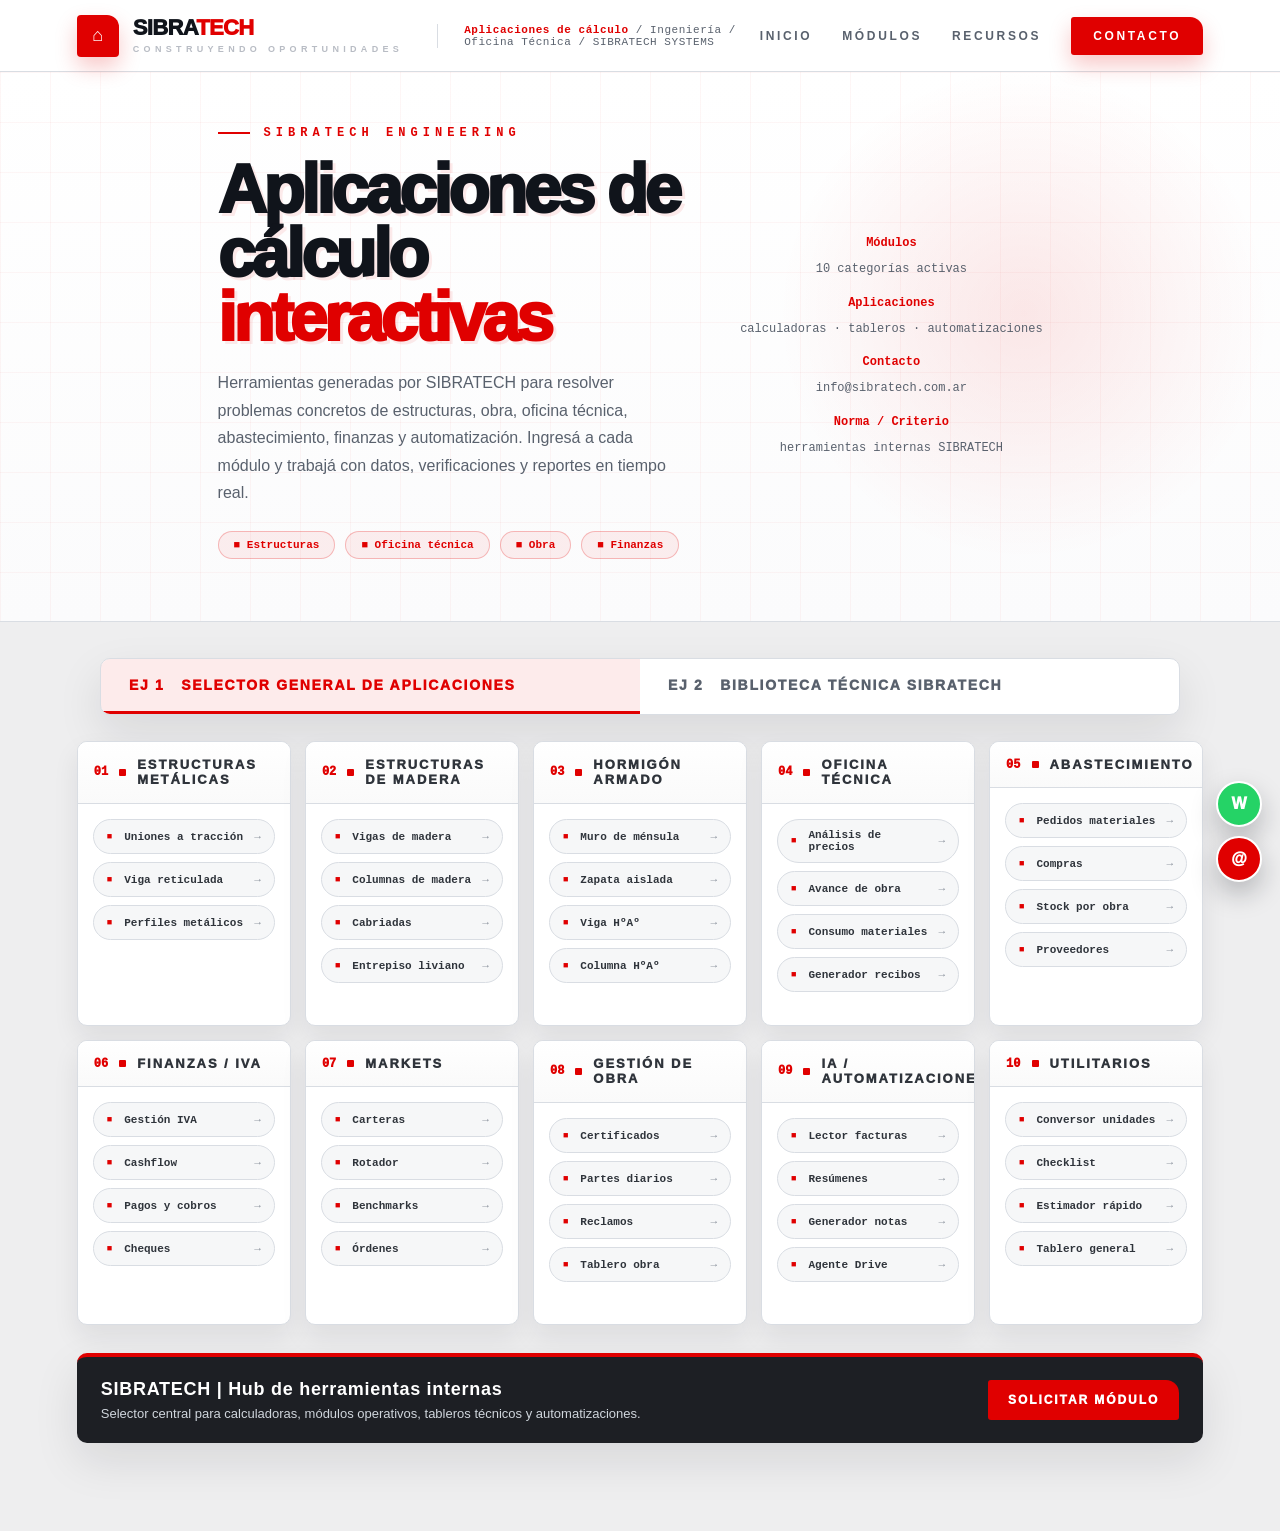
<file: ejercicios/index.html>
<!DOCTYPE html>
<html lang="es">
<head>
  <meta charset="UTF-8" />
  <meta name="viewport" content="width=device-width, initial-scale=1.0" />
  <title>SIBRATECH | Aplicaciones de Cálculo</title>
  <style>
    :root {
      --red: #e00000;
      --red-dark: #b80000;
      --red-soft: rgba(224, 0, 0, .08);
      --ink: #10141b;
      --dark: #1d1f24;
      --gray-900: #2f343b;
      --gray-700: #59616d;
      --gray-500: #8b929d;
      --gray-300: #d9dde3;
      --gray-200: #eceff2;
      --gray-100: #f6f7f8;
      --white: #ffffff;
      --shadow: 0 18px 45px rgba(20, 24, 32, .10);
      --mono: "Courier New", Courier, monospace;
    }

    * { box-sizing: border-box; }

    body {
      margin: 0;
      min-height: 100vh;
      font-family: Arial, Helvetica, sans-serif;
      background: #eeeeef;
      color: var(--ink);
    }

    .topbar {
      height: 72px;
      background: rgba(255,255,255,.96);
      border-bottom: 1px solid var(--gray-300);
      display: flex;
      align-items: center;
      justify-content: space-between;
      padding: 0 6vw;
      position: sticky;
      top: 0;
      z-index: 50;
      backdrop-filter: blur(12px);
    }

    .brand {
      display: flex;
      align-items: center;
      gap: 14px;
    }

    .brand-mark {
      width: 42px;
      height: 42px;
      background: var(--red);
      border-radius: 4px 12px 4px 4px;
      display: grid;
      place-items: center;
      color: #fff;
      font-weight: 900;
      font-size: 18px;
      box-shadow: 0 10px 22px rgba(224,0,0,.22);
    }

    .brand-title h1 {
      margin: 0;
      font-size: 22px;
      letter-spacing: -.03em;
      font-weight: 950;
      line-height: 1;
    }

    .brand-title h1 span { color: var(--red); }

    .brand-title p {
      margin: 5px 0 0;
      color: #b8bcc4;
      font-size: 9px;
      letter-spacing: .48em;
      text-transform: uppercase;
      font-weight: 800;
    }

    .breadcrumb {
      flex: 1;
      margin-left: 34px;
      padding-left: 26px;
      border-left: 1px solid var(--gray-300);
      font-family: var(--mono);
      font-size: 11px;
      color: var(--gray-700);
      letter-spacing: .05em;
    }

    .breadcrumb b { color: var(--red); }

    .nav {
      display: flex;
      align-items: center;
      gap: 30px;
    }

    .nav a {
      text-decoration: none;
      color: var(--gray-700);
      font-size: 12px;
      font-weight: 900;
      letter-spacing: .22em;
      text-transform: uppercase;
    }

    .nav .contact {
      background: var(--red);
      color: #fff;
      padding: 12px 22px;
      border-radius: 3px 13px 3px 3px;
      box-shadow: 0 10px 22px rgba(224,0,0,.22);
    }

    .hero {
      min-height: 380px;
      background:
        linear-gradient(rgba(224,0,0,.035) 1px, transparent 1px),
        linear-gradient(90deg, rgba(224,0,0,.035) 1px, transparent 1px),
        radial-gradient(circle at 80% 44%, rgba(224,0,0,.09), transparent 23%),
        linear-gradient(180deg, #ffffff 0%, #fbfbfc 100%);
      background-size: 50px 50px, 50px 50px, auto, auto;
      border-bottom: 1px solid var(--gray-300);
      display: grid;
      grid-template-columns: 1.15fr .85fr;
      gap: 40px;
      align-items: center;
      padding: 54px 17vw 62px;
    }

    .eyebrow {
      display: flex;
      align-items: center;
      gap: 14px;
      color: var(--red);
      font-family: var(--mono);
      font-size: 12px;
      font-weight: 900;
      letter-spacing: .42em;
      text-transform: uppercase;
      margin-bottom: 18px;
    }

    .eyebrow::before {
      content: "";
      width: 32px;
      height: 2px;
      background: var(--red);
    }

    .hero h2 {
      margin: 0;
      color: var(--ink);
      font-size: clamp(42px, 5.3vw, 76px);
      line-height: .94;
      letter-spacing: -.055em;
      font-weight: 950;
      max-width: 780px;
      text-shadow: 3px 3px 0 rgba(224,0,0,.08);
    }

    .hero h2 span { color: var(--red); display: block; }

    .hero p {
      margin: 20px 0 0;
      max-width: 660px;
      color: var(--gray-700);
      font-size: 16px;
      line-height: 1.72;
    }

    .chips {
      display: flex;
      flex-wrap: wrap;
      gap: 10px;
      margin-top: 24px;
    }

    .chip {
      border: 1px solid rgba(224,0,0,.24);
      background: rgba(224,0,0,.06);
      color: var(--red);
      border-radius: 999px;
      padding: 7px 15px;
      font-family: var(--mono);
      font-size: 11px;
      font-weight: 900;
    }

    .hero-side {
      justify-self: end;
      width: min(360px, 100%);
      font-family: var(--mono);
      font-size: 12px;
      text-align: center;
      color: var(--gray-700);
      line-height: 2.15;
    }

    .hero-side b {
      display: block;
      color: var(--red);
      font-size: 12px;
      margin-top: 8px;
    }

    main {
      padding: 38px 6vw 88px;
    }

    .tabs {
      max-width: 1080px;
      margin: -2px auto 26px;
      display: grid;
      grid-template-columns: 1fr 1fr;
      background: #fff;
      border: 1px solid var(--gray-300);
      border-radius: 10px;
      box-shadow: var(--shadow);
      overflow: hidden;
    }

    .tab {
      padding: 18px 28px;
      color: var(--gray-700);
      font-size: 14px;
      font-weight: 950;
      letter-spacing: .12em;
      text-transform: uppercase;
      border-bottom: 3px solid transparent;
    }

    .tab.active {
      color: var(--red);
      background: var(--red-soft);
      border-bottom-color: var(--red);
    }

    .selector-grid {
      max-width: 1320px;
      margin: 0 auto;
      display: grid;
      grid-template-columns: repeat(5, minmax(185px, 1fr));
      gap: 14px;
    }

    .module {
      background: #fff;
      border: 1px solid var(--gray-300);
      border-radius: 10px;
      box-shadow: 0 12px 26px rgba(20,24,32,.08);
      overflow: hidden;
      min-height: 285px;
      display: flex;
      flex-direction: column;
    }

    .module-head {
      padding: 15px 16px;
      border-bottom: 1px solid var(--gray-300);
      background: linear-gradient(180deg, #fff, #fafafa);
      display: flex;
      align-items: center;
      gap: 11px;
    }

    .num {
      font-family: var(--mono);
      color: var(--red);
      font-weight: 950;
      font-size: 12px;
    }

    .dot {
      width: 7px;
      height: 7px;
      background: var(--red);
      border-radius: 1px;
      flex: 0 0 auto;
    }

    .module h3 {
      margin: 0;
      color: var(--gray-900);
      font-size: 13px;
      line-height: 1.2;
      letter-spacing: .15em;
      text-transform: uppercase;
      font-weight: 950;
    }

    .module-body {
      padding: 15px;
      display: flex;
      flex-direction: column;
      gap: 8px;
      flex: 1;
    }

    .app-btn {
      min-height: 35px;
      display: flex;
      align-items: center;
      justify-content: space-between;
      gap: 10px;
      text-decoration: none;
      color: var(--gray-900);
      background: var(--gray-100);
      border: 1px solid var(--gray-300);
      border-radius: 999px;
      padding: 9px 13px;
      font-family: var(--mono);
      font-size: 11px;
      font-weight: 900;
      transition: .18s ease;
    }

    .app-btn::before {
      content: "■";
      color: var(--red);
      font-size: 9px;
      margin-right: 2px;
    }

    .app-btn span {
      margin-left: auto;
      color: var(--gray-500);
    }

    .app-btn:hover {
      background: var(--red);
      border-color: var(--red);
      color: #fff;
      transform: translateX(3px);
      box-shadow: 0 12px 20px rgba(224,0,0,.16);
    }

    .app-btn:hover::before,
    .app-btn:hover span { color: #fff; }

    .app-btn.featured {
      background: var(--red);
      color: #fff;
      border-color: var(--red);
    }

    .app-btn.featured::before,
    .app-btn.featured span { color: #fff; }

    .footer-strip {
      max-width: 1320px;
      margin: 28px auto 0;
      background: var(--dark);
      color: #fff;
      border-radius: 10px;
      box-shadow: var(--shadow);
      padding: 22px 24px;
      display: flex;
      align-items: center;
      justify-content: space-between;
      gap: 20px;
      border-top: 4px solid var(--red);
    }

    .footer-strip strong {
      font-size: 18px;
      letter-spacing: .04em;
    }

    .footer-strip p {
      margin: 6px 0 0;
      color: #cfd5dc;
      font-size: 13px;
    }

    .footer-strip a {
      text-decoration: none;
      background: var(--red);
      color: #fff;
      border-radius: 3px 13px 3px 3px;
      padding: 13px 20px;
      font-size: 12px;
      font-weight: 950;
      letter-spacing: .16em;
      text-transform: uppercase;
      white-space: nowrap;
    }

    .floating {
      position: fixed;
      right: 18px;
      bottom: 18px;
      display: grid;
      gap: 9px;
      z-index: 60;
    }

    .floating a {
      width: 46px;
      height: 46px;
      border-radius: 999px;
      display: grid;
      place-items: center;
      text-decoration: none;
      color: #fff;
      font-weight: 950;
      box-shadow: 0 12px 26px rgba(20,24,32,.25);
      border: 2px solid #fff;
    }

    .wsp { background: #25D366; }
    .mail { background: var(--red); }

    @media (max-width: 1200px) {
      .hero { padding: 48px 8vw; grid-template-columns: 1fr; }
      .hero-side { justify-self: start; text-align: left; }
      .selector-grid { grid-template-columns: repeat(3, minmax(185px, 1fr)); }
      .breadcrumb { display: none; }
    }

    @media (max-width: 780px) {
      .topbar { height: auto; padding: 18px 5vw; flex-direction: column; align-items: flex-start; }
      .nav { gap: 14px; flex-wrap: wrap; }
      .hero { padding: 42px 5vw; }
      .tabs { grid-template-columns: 1fr; }
      .selector-grid { grid-template-columns: 1fr; }
      .footer-strip { flex-direction: column; align-items: flex-start; }
    }
  </style>
</head>
<body>
  <header class="topbar">
    <div class="brand">
      <div class="brand-mark">⌂</div>
      <div class="brand-title">
        <h1>SIBRA<span>TECH</span></h1>
        <p>Construyendo oportunidades</p>
      </div>
    </div>

    <div class="breadcrumb"><b>Aplicaciones de cálculo</b> / Ingeniería / Oficina Técnica / SIBRATECH SYSTEMS</div>

    <nav class="nav">
      <a href="#">Inicio</a>
      <a href="#">Módulos</a>
      <a href="#">Recursos</a>
      <a class="contact" href="mailto:info@sibratech.com.ar">Contacto</a>
    </nav>
  </header>

  <section class="hero">
    <div>
      <div class="eyebrow">SIBRATECH ENGINEERING</div>
      <h2>Aplicaciones de cálculo <span>interactivas</span></h2>
      <p>
        Herramientas generadas por SIBRATECH para resolver problemas concretos de estructuras,
        obra, oficina técnica, abastecimiento, finanzas y automatización. Ingresá a cada módulo
        y trabajá con datos, verificaciones y reportes en tiempo real.
      </p>
      <div class="chips">
        <div class="chip">■ Estructuras</div>
        <div class="chip">■ Oficina técnica</div>
        <div class="chip">■ Obra</div>
        <div class="chip">■ Finanzas</div>
      </div>
    </div>

    <div class="hero-side">
      <b>Módulos</b>
      10 categorías activas
      <b>Aplicaciones</b>
      calculadoras · tableros · automatizaciones
      <b>Contacto</b>
      info@sibratech.com.ar
      <b>Norma / Criterio</b>
      herramientas internas SIBRATECH
    </div>
  </section>

  <main>
    <div class="tabs">
      <div class="tab active">EJ 1 &nbsp; Selector general de aplicaciones</div>
      <div class="tab">EJ 2 &nbsp; Biblioteca técnica SIBRATECH</div>
    </div>

    <section class="selector-grid">
      <article class="module">
        <div class="module-head"><span class="num">01</span><span class="dot"></span><h3>Estructuras metálicas</h3></div>
        <div class="module-body">
          <a class="app-btn" href="empalmemet/">Uniones a tracción <span>→</span></a>
          <a class="app-btn" href="apps/viga-reticulada.html">Viga reticulada <span>→</span></a>
          <a class="app-btn" href="apps/perfiles-metalicos.html">Perfiles metálicos <span>→</span></a>
          
        </div>
      </article>

      <article class="module">
        <div class="module-head"><span class="num">02</span><span class="dot"></span><h3>Estructuras de madera</h3></div>
        <div class="module-body">
          <a class="app-btn" href="apps/vigas-madera.html">Vigas de madera <span>→</span></a>
          <a class="app-btn" href="apps/columnas-madera.html">Columnas de madera <span>→</span></a>
          <a class="app-btn" href="apps/cabriadas-madera.html">Cabriadas <span>→</span></a>
          <a class="app-btn" href="apps/entrepiso-madera.html">Entrepiso liviano <span>→</span></a>
        </div>
      </article>

      <article class="module">
        <div class="module-head"><span class="num">03</span><span class="dot"></span><h3>Hormigón armado</h3></div>
        <div class="module-body">
          <a class="app-btn" href="apps/muro-mensula.html">Muro de ménsula <span>→</span></a>
          <a class="app-btn" href="apps/zapata-aislada.html">Zapata aislada <span>→</span></a>
          <a class="app-btn" href="apps/viga-ha.html">Viga HºAº <span>→</span></a>
          <a class="app-btn" href="apps/columna-ha.html">Columna HºAº <span>→</span></a>
        </div>
      </article>

      <article class="module">
        <div class="module-head"><span class="num">04</span><span class="dot"></span><h3>Oficina técnica</h3></div>
        <div class="module-body">
          <a class="app-btn" href="apps/apu.html">Análisis de precios <span>→</span></a>
          <a class="app-btn" href="apps/avance-obra.html">Avance de obra <span>→</span></a>
          <a class="app-btn" href="apps/consumo-materiales.html">Consumo materiales <span>→</span></a>
          <a class="app-btn" href="apps/generador-recibos.html">Generador recibos <span>→</span></a>
        </div>
      </article>

      <article class="module">
        <div class="module-head"><span class="num">05</span><span class="dot"></span><h3>Abastecimiento</h3></div>
        <div class="module-body">
          <a class="app-btn" href="apps/pedidos-materiales.html">Pedidos materiales <span>→</span></a>
          <a class="app-btn" href="apps/compras.html">Compras <span>→</span></a>
          <a class="app-btn" href="apps/stock-obra.html">Stock por obra <span>→</span></a>
          <a class="app-btn" href="apps/proveedores.html">Proveedores <span>→</span></a>
        </div>
      </article>

      <article class="module">
        <div class="module-head"><span class="num">06</span><span class="dot"></span><h3>Finanzas / IVA</h3></div>
        <div class="module-body">
          <a class="app-btn" href="apps/iva.html">Gestión IVA <span>→</span></a>
          <a class="app-btn" href="apps/cashflow.html">Cashflow <span>→</span></a>
          <a class="app-btn" href="apps/pagos-cobros.html">Pagos y cobros <span>→</span></a>
          <a class="app-btn" href="apps/cheques.html">Cheques <span>→</span></a>
        </div>
      </article>

      <article class="module">
        <div class="module-head"><span class="num">07</span><span class="dot"></span><h3>Markets</h3></div>
        <div class="module-body">
          <a class="app-btn" href="apps/carteras.html">Carteras <span>→</span></a>
          <a class="app-btn" href="apps/rotador.html">Rotador <span>→</span></a>
          <a class="app-btn" href="apps/benchmark.html">Benchmarks <span>→</span></a>
          <a class="app-btn" href="apps/ordenes.html">Órdenes <span>→</span></a>
        </div>
      </article>

      <article class="module">
        <div class="module-head"><span class="num">08</span><span class="dot"></span><h3>Gestión de obra</h3></div>
        <div class="module-body">
          <a class="app-btn" href="apps/certificados.html">Certificados <span>→</span></a>
          <a class="app-btn" href="apps/partes-diarios.html">Partes diarios <span>→</span></a>
          <a class="app-btn" href="apps/reclamos.html">Reclamos <span>→</span></a>
          <a class="app-btn" href="apps/tablero-obra.html">Tablero obra <span>→</span></a>
        </div>
      </article>

      <article class="module">
        <div class="module-head"><span class="num">09</span><span class="dot"></span><h3>IA / Automatizaciones</h3></div>
        <div class="module-body">
          <a class="app-btn" href="apps/lector-facturas.html">Lector facturas <span>→</span></a>
          <a class="app-btn" href="apps/resumenes.html">Resúmenes <span>→</span></a>
          <a class="app-btn" href="apps/generador-notas.html">Generador notas <span>→</span></a>
          <a class="app-btn" href="apps/agente-drive.html">Agente Drive <span>→</span></a>
        </div>
      </article>

      <article class="module">
        <div class="module-head"><span class="num">10</span><span class="dot"></span><h3>Utilitarios</h3></div>
        <div class="module-body">
          <a class="app-btn" href="apps/conversor-unidades.html">Conversor unidades <span>→</span></a>
          <a class="app-btn" href="apps/checklist-obra.html">Checklist <span>→</span></a>
          <a class="app-btn" href="apps/estimador-costos.html">Estimador rápido <span>→</span></a>
          <a class="app-btn" href="apps/tablero-general.html">Tablero general <span>→</span></a>
        </div>
      </article>
    </section>

    <section class="footer-strip">
      <div>
        <strong>SIBRATECH | Hub de herramientas internas</strong>
        <p>Selector central para calculadoras, módulos operativos, tableros técnicos y automatizaciones.</p>
      </div>
      <a href="mailto:info@sibratech.com.ar?subject=Nueva%20app%20SIBRATECH">Solicitar módulo</a>
    </section>
  </main>

  <div class="floating">
    <a class="wsp" href="https://wa.me/5493790000000" target="_blank" title="WhatsApp">W</a>
    <a class="mail" href="mailto:info@sibratech.com.ar" title="Email">@</a>
  </div>
</body>
</html>
</file>
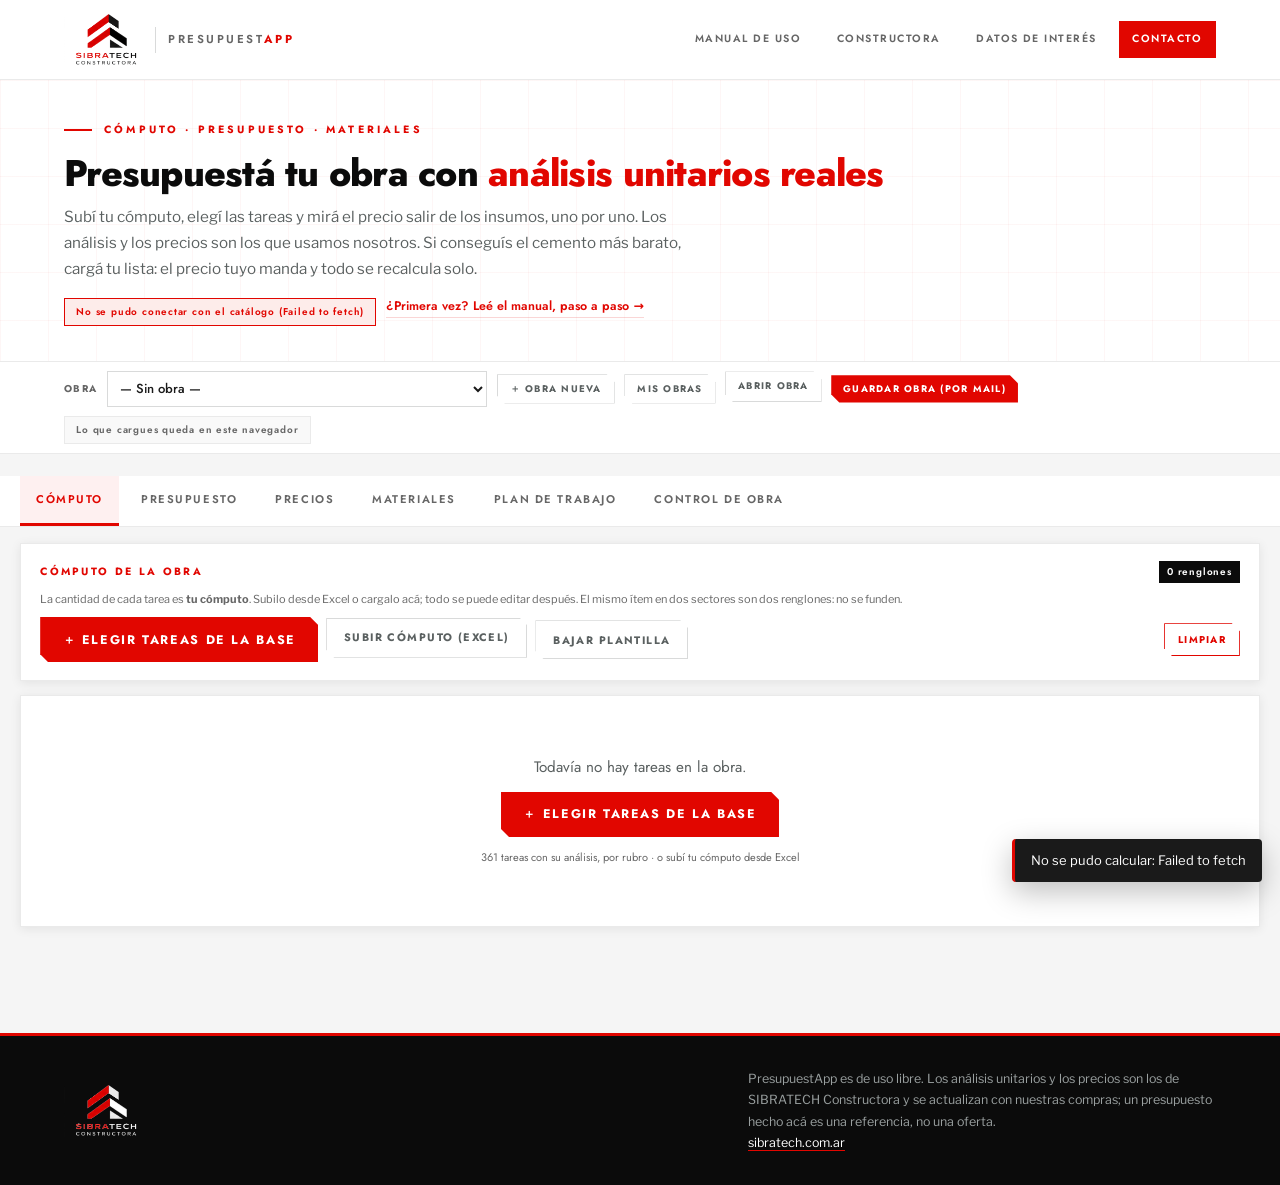
<file: presuapp/index.html>
<!DOCTYPE html>
<html lang="es">
<head>
<meta charset="UTF-8">
<meta name="viewport" content="width=device-width, initial-scale=1.0">
<title>PresupuestApp · SIBRATECH</title>
<link rel="preconnect" href="https://fonts.googleapis.com">
<link rel="preconnect" href="https://fonts.gstatic.com" crossorigin>
<link href="https://fonts.googleapis.com/css2?family=Jost:wght@300;400;500;600;700;800&family=Libre+Franklin:wght@300;400;500;600&display=swap" rel="stylesheet">
<link rel="stylesheet" href="css/app.css?v=20261002135040">
<link rel="stylesheet" href="css/extra.css?v=20261002135040">
</head>
<body>

<nav class="sibra-nav">
  <a class="nav-brand" href="https://sibratech.com.ar/" aria-label="SIBRATECH Constructora">
    <img src="assets/sibratech-constructora.png" alt="SIBRATECH Constructora">
    <span class="nav-sep"></span>
    <span class="nav-app">Presupuest<strong>App</strong></span>
  </a>
  <div class="nav-acciones">
    <a class="nav-link" href="manual/">Manual de uso</a>
    <a class="nav-link" href="https://sibratech.com.ar/unidades-de-negocio/sibratech-constructora/">Constructora</a>
    <a class="nav-link" href="https://sibratech.com.ar/unidades-de-negocio/sibratech-constructora/datos/">Datos de interés</a>
    <a class="nav-link marcado" href="https://sibratech.com.ar/unidades-de-negocio/sibratech-constructora/#contacto">Contacto</a>
  </div>
</nav>

<div class="hero">
  <div class="hero-inner">
    <div>
      <div class="hero-eyebrow">Cómputo · Presupuesto · Materiales</div>
      <h1 class="hero-title">Presupuestá tu obra con <span>análisis unitarios reales</span></h1>
      <p class="hero-desc">Subí tu cómputo, elegí las tareas y mirá el precio salir de los insumos, uno por uno.
        Los análisis y los precios son los que usamos nosotros. Si conseguís el cemento más barato,
        cargá tu lista: el precio tuyo manda y todo se recalcula solo.</p>
      <div class="flex-row mt8" style="gap:10px">
        <div id="vigencia-chip" class="chip">catálogo: sin cargar</div>
        <a class="link-manual" href="manual/">¿Primera vez? Leé el manual, paso a paso →</a>
      </div>
    </div>
  </div>
</div>

<!-- ══════════════════ LA OBRA ══════════════════ -->
<div class="obra-barra">
  <div class="obra-barra-inner">
    <label class="obra-barra-label" for="obra-selector">Obra</label>
    <select id="obra-selector"></select>
    <button class="btn btn-secondary btn-chico" id="obra-nueva" type="button">＋ Obra nueva</button>
    <button class="btn btn-secondary btn-chico" id="obra-mis-obras" type="button">Mis obras</button>
    <label class="btn btn-secondary btn-chico" for="obra-abrir-archivo">Abrir obra</label>
    <input type="file" id="obra-abrir-archivo" accept=".presuapp,.json" hidden>
    <button class="btn btn-primary btn-chico" id="obra-guardar" type="button">Guardar obra (por mail)</button>
    <div class="spacer"></div>
    <span class="chip" id="obra-estado"></span>
    <button class="link-datos" id="obra-mis-datos" type="button" title="Tus datos" hidden></button>
  </div>
</div>

<div class="tabs">
  <button class="tab active" data-tab="computo">Cómputo</button>
  <button class="tab" data-tab="presupuesto">Presupuesto</button>
  <button class="tab" data-tab="precios">Precios</button>
  <button class="tab" data-tab="materiales">Materiales</button>
  <button class="tab" data-tab="plan">Plan de trabajo</button>
  <button class="tab" data-tab="control-obra">Control de obra</button>
  <button class="tab" data-tab="control">Catálogo</button>
</div>

<!-- ══════════════════ CÓMPUTO ══════════════════ -->
<div class="section active" id="tab-computo">
  <div class="card">
    <div class="flex-row mb8">
      <div class="card-title" style="margin:0">CÓMPUTO DE LA OBRA</div>
      <div class="spacer"></div>
      <span class="badge" id="computo-count">0 renglones</span>
    </div>
    <p class="text-muted mb8">La cantidad de cada tarea es <strong>tu cómputo</strong>. Subilo desde Excel o cargalo acá;
      todo se puede editar después. El mismo ítem en dos sectores son dos renglones: no se funden.</p>
    <div class="flex-row">
      <button class="btn btn-primary btn-grande" id="btn-buscar-tarea">＋ Elegir tareas de la base</button>
      <label class="btn btn-secondary" for="file-computo">Subir cómputo (Excel)</label>
      <input type="file" id="file-computo" accept=".xlsx,.xls,.csv" hidden>
      <button class="btn btn-secondary" id="btn-plantilla">Bajar plantilla</button>
      <div class="spacer"></div>
      <button class="btn btn-danger" id="btn-limpiar-computo">Limpiar</button>
    </div>
  </div>

  <div class="card">
    <div id="computo-grilla">
      <div class="empty-state">
        Subí tu cómputo o agregá tareas del catálogo
      </div>
    </div>
  </div>
</div>

<!-- ══════════════════ PRESUPUESTO ══════════════════ -->
<div class="section" id="tab-presupuesto">
  <div class="obra-header-grid">
    <div class="obra-field">
      <label>Nombre de la obra</label>
      <input type="text" id="obra-nombre" placeholder="Ej: Galpón industrial Ruta 34">
    </div>
    <div class="obra-field">
      <label>Comitente</label>
      <input type="text" id="obra-cliente" placeholder="Cliente / Empresa">
    </div>
    <div class="obra-field">
      <label>Ubicación</label>
      <input type="text" id="obra-ubicacion" placeholder="Ciudad, provincia">
    </div>
    <div class="obra-field">
      <label>Fecha</label>
      <input type="date" id="obra-fecha">
    </div>
  </div>

  <div class="budget-bottom-grid">
    <div class="card">
      <div class="card-title">RESUMEN POR RUBRO</div>
      <div id="rubro-lista">
        <div class="empty-state" style="padding:20px 0">Sin ítems aún</div>
      </div>
      <div class="rubro-summary-total" id="rubro-total-fila" style="display:none">
        <span>COSTO DE OBRA</span><span id="rubro-total">$0</span>
      </div>
    </div>

    <div class="card">
      <div class="card-title">COEFICIENTE K</div>
      <p class="text-muted mb8" style="font-size:11px">El K lleva del costo al precio y <strong>va sin IVA</strong>.
        El IVA se calcula al final, sobre costo × K.</p>
      <div class="param-row"><label>Gastos generales (%)</label><input type="number" class="k-input" id="k-gg" value="12" step="0.1"></div>
      <div class="param-row"><label>Beneficio (%)</label><input type="number" class="k-input" id="k-beneficio" value="10" step="0.1"></div>
      <div class="param-row"><label>Ingresos brutos (%)</label><input type="number" class="k-input" id="k-iibb" value="0" step="0.1"></div>
      <div class="param-row"><label>Financiación (%)</label><input type="number" class="k-input" id="k-financiacion" value="0" step="0.1"></div>
      <div class="param-row">
        <label>Modo</label>
        <select id="k-modo" class="k-input" style="width:auto">
          <option value="aditivo">Aditivo (suma)</option>
          <option value="cascada">En cascada (producto)</option>
        </select>
      </div>
      <div class="k-resultado">K = <strong id="k-valor">1,2200</strong> <span id="k-formula" class="text-muted"></span></div>
      <div class="param-row" style="margin-top:10px"><label>IVA (%)</label><input type="number" class="k-input" id="k-iva" value="21" step="0.5"></div>
    </div>
  </div>

  <div class="resumen-general-bar">
    <div class="rg-block"><div class="rg-label">COSTO</div><div class="rg-value" id="rg-costo">$0,00</div></div>
    <div class="rg-sep"></div>
    <div class="rg-block"><div class="rg-label">RECARGO <span id="rg-k-label">K 1,22</span></div><div class="rg-value" id="rg-recargo">$0,00</div></div>
    <div class="rg-sep"></div>
    <div class="rg-block"><div class="rg-label">PRECIO SIN IVA</div><div class="rg-value" id="rg-sin-iva">$0,00</div></div>
    <div class="rg-sep"></div>
    <div class="rg-block"><div class="rg-label">IVA <span id="rg-iva-label">21%</span></div><div class="rg-value" id="rg-iva">$0,00</div></div>
    <div class="rg-sep"></div>
    <div class="rg-block rg-total-block"><div class="rg-label">TOTAL</div><div class="rg-value rg-total" id="rg-total">$0,00</div></div>
  </div>

  <div class="card">
    <div class="card-title">INCIDENCIA SOBRE EL COSTO</div>
    <div id="incidencia-barra" class="incidencia"></div>
    <div class="incidencia-leyenda">
      <span><span class="rubro-punto" style="background:#0066cc;display:inline-block"></span> Materiales <strong id="inc-mat">—</strong></span>
      <span><span class="rubro-punto" style="background:#1a7a3a;display:inline-block"></span> Mano de obra <strong id="inc-mo">—</strong></span>
      <span><span class="rubro-punto" style="background:#e67e00;display:inline-block"></span> Equipos <strong id="inc-eq">—</strong></span>
    </div>
  </div>

  <div class="card">
    <div class="flex-row mb8">
      <div class="card-title" style="margin:0">PLANILLA DE PRESUPUESTO</div>
      <div class="spacer"></div>
      <label class="chk"><input type="checkbox" id="chk-precio-venta"> mostrar precio de venta (costo × K)</label>
    </div>
    <div id="presupuesto-tabla"><div class="empty-state">Sin ítems</div></div>
  </div>

  <div class="flex-row" style="margin-top:12px">
    <button class="btn btn-success" id="btn-export-excel">Exportar Excel</button>
    <button class="btn btn-secondary" id="btn-export-pdf">Imprimir / PDF</button>
    <button class="btn btn-secondary" id="btn-guardar-json">Guardar obra (por mail)</button>
    <label class="btn btn-secondary" for="file-proyecto">Abrir obra</label>
    <input type="file" id="file-proyecto" accept=".presuapp,.json" hidden>
  </div>
</div>

<!-- ══════════════════ PRECIOS ══════════════════ -->
<div class="section" id="tab-precios">
  <div class="card">
    <div class="card-title">MI LISTA DE PRECIOS</div>
    <p class="text-muted mb8">Los precios de SIBRATECH son el punto de partida. Si conseguís algo más barato,
      cargá el tuyo: <strong>el tuyo manda</strong> y todos los análisis se recalculan solos.</p>
    <div class="flex-row">
      <label class="btn btn-primary" for="file-precios">Subir mi lista</label>
      <input type="file" id="file-precios" accept=".xlsx,.xls,.csv" hidden>
      <button class="btn btn-secondary" id="btn-plantilla-precios">Bajar plantilla</button>
      <div class="spacer"></div>
      <span class="badge" id="override-count">0 precios propios</span>
      <button class="btn btn-danger" id="btn-limpiar-overrides">Volver a los de SIBRATECH</button>
    </div>
  </div>

  <div class="card">
    <div class="flex-row mb8">
      <input type="text" id="buscar-insumo" placeholder="Buscar insumo por código o descripción…" style="margin:0">
      <select id="filtro-categoria" style="width:auto;margin:0">
        <option value="">Todas las categorías</option>
        <option>Materiales</option>
        <option>Mano de obra</option>
        <option>Equipos</option>
      </select>
      <span class="badge" id="insumo-count">0</span>
    </div>
    <div id="insumo-lista"></div>
    <div id="insumo-mas" class="text-muted" style="text-align:center;padding:10px"></div>
  </div>
</div>

<!-- ══════════════════ MATERIALES ══════════════════ -->
<div class="section" id="tab-materiales">
  <div class="card">
    <div class="flex-row mb8">
      <div class="card-title" style="margin:0">INSUMOS QUE PIDE LA OBRA</div>
      <div class="spacer"></div>
      <span class="badge" id="materiales-count">0</span>
    </div>
    <p class="text-muted mb8">Cantidad = rendimiento del análisis × tu cómputo. Es la lista de compras de la obra.</p>
    <div class="flex-row">
      <select id="mat-categoria" style="width:auto;margin:0">
        <option value="">Todo</option>
        <option>Materiales</option>
        <option>Mano de obra</option>
        <option>Equipos</option>
      </select>
      <input type="text" id="buscar-material" placeholder="Buscar…" style="margin:0">
      <div class="spacer"></div>
      <button class="btn btn-primary" id="btn-formato-precios">Bajar formato para pedir precios</button>
      <button class="btn btn-secondary" id="btn-export-materiales">Exportar lista</button>
      <button class="btn btn-secondary" id="btn-historial">Historial de precios</button>
    </div>
  </div>
  <div class="card"><div id="materiales-tabla"><div class="empty-state">Cargá el cómputo primero</div></div></div>
</div>


<!-- ══════════════════ PLAN DE TRABAJO ══════════════════ -->
<div class="section" id="tab-plan">

  <div class="card">
    <div class="flex-row mb8">
      <div class="card-title" style="margin:0">CÓMO SE ARMA EL PLAN</div>
      <div class="spacer"></div>
      <span class="badge" id="plan-resumen">—</span>
    </div>
    <p class="text-muted mb8">Dos caminos para el mismo plan. Con <strong>predecesoras</strong> las fechas
      salen solas del rendimiento diario y de qué va después de qué. Con el <strong>gantt rápido</strong> no
      declarás dependencias: ponés a mano el avance de cada tarea mes a mes.</p>

    <div class="plan-config">
      <div class="obra-field">
        <label>Modo</label>
        <select id="plan-modo">
          <option value="calculado">Calculado (predecesoras)</option>
          <option value="rapido">Gantt rápido (avances a mano)</option>
        </select>
      </div>
      <div class="obra-field">
        <label>Inicio de obra</label>
        <input type="date" id="plan-inicio">
      </div>
      <div class="obra-field">
        <label>Ritmo</label>
        <select id="plan-baseline">
          <option value="cliente">Cliente (el plazo que se firma)</option>
          <option value="empresa">Empresa (con el que se trabaja)</option>
        </select>
      </div>
      <div class="obra-field" id="plan-campo-meses" hidden>
        <label>Meses de obra</label>
        <input type="number" id="plan-meses" min="1" max="60" value="6">
      </div>
      <div class="obra-field">
        <label>Jornada (h)</label>
        <input type="number" id="plan-jornada" min="1" max="12" step="0.5" value="8">
      </div>
      <div class="obra-field">
        <label>Ritmo empresa (× cliente)</label>
        <input type="number" id="plan-factor" min="1" max="3" step="0.05" value="1.3"
               title="La empresa se arma el plan más rápido que el que firma con el cliente, para tener colchón">
      </div>
      <div class="obra-field">
        <label>Oficiales por cuadrilla</label>
        <input type="number" id="plan-frente" min="1" max="20" value="2"
               title="La cuadrilla es 2 oficiales y 1 ayudante. El ritmo lo marcan los oficiales.">
      </div>
      <div class="obra-field">
        <label>Días laborables</label>
        <div class="flex-row" style="gap:14px;padding-top:6px">
          <label class="chk"><input type="checkbox" id="plan-sabado"> sábado</label>
          <label class="chk"><input type="checkbox" id="plan-domingo"> domingo</label>
        </div>
      </div>
    </div>
    <div id="plan-avisos"></div>
  </div>

  <div class="card">
    <div class="flex-row mb8">
      <div class="card-title" style="margin:0">CALENDARIO · FERIADOS QUE SE ESTÁN USANDO</div>
      <div class="spacer"></div>
      <span class="badge" id="feriados-cuenta">—</span>
      <button class="btn btn-secondary" id="feriados-ver">Ver / editar</button>
    </div>
    <p class="text-muted">Los días que no se trabajan salen del plazo de obra. Los nacionales se
      calculan solos —Carnaval y Viernes Santo incluidos, y los trasladables movidos como manda la
      ley—, pero <strong>los puentes turísticos salen por decreto cada año</strong> y los
      provinciales, municipales y los de la obra hay que cargarlos. Acá se ve cuáles se están usando.</p>
    <div id="feriados-resumen"></div>
  </div>

  <div class="card">
    <div class="flex-row mb8">
      <div class="card-title" style="margin:0">TAREAS, RITMO Y DEPENDENCIAS</div>
      <div class="spacer"></div>
      <span class="text-muted" id="plan-ayuda-modo"></span>
      <button class="btn btn-primary" id="plan-proponer">Armar el plan solo</button>
    </div>
    <div id="plan-tabla"><div class="empty-state">Cargá el cómputo primero: el plan se arma sobre esas tareas</div></div>
  </div>

  <div class="card">
    <div class="flex-row mb8">
      <div class="card-title" style="margin:0">GANTT POR MES</div>
      <div class="spacer"></div>
      <label class="chk"><input type="checkbox" id="plan-solo-criticas"> sólo la ruta crítica</label>
    </div>
    <div id="plan-gantt"></div>
  </div>

  <div class="card">
    <div class="flex-row mb8">
      <div class="card-title" style="margin:0">LOOK AHEAD · PRÓXIMAS SEMANAS</div>
      <div class="spacer"></div>
      <div class="obra-field" style="flex-direction:row;align-items:center;gap:8px">
        <label style="margin:0">desde</label>
        <input type="date" id="plan-la-desde" style="width:auto">
        <label style="margin:0">semanas</label>
        <input type="number" id="plan-la-semanas" min="2" max="12" value="4" style="width:70px">
      </div>
    </div>
    <div id="plan-lookahead"></div>
  </div>

  <div class="card">
    <div class="flex-row mb8">
      <div class="card-title" style="margin:0">MATERIALES POR MES</div>
      <div class="spacer"></div>
      <select id="plan-mat-categoria" style="width:auto;margin:0">
        <option value="">Todo</option>
        <option value="Materiales">Materiales</option>
        <option value="Mano de obra">Mano de obra</option>
        <option value="Equipos">Equipos</option>
      </select>
      <button class="btn btn-secondary" id="plan-export">Exportar el plan</button>
      <button class="btn btn-secondary" id="plan-pdf">Imprimir / PDF</button>
    </div>
    <p class="text-muted mb8">La lista de compras abierta mes a mes. El pedido se redondea
      <strong>en cada mes</strong>: si en marzo hacen falta 26 kg de cemento y en abril 30, son dos bolsas
      y dos bolsas, no las tres que saldrían de sumar primero.</p>
    <div id="plan-materiales"></div>
  </div>

</div>

<!-- ══════════════════ CONTROL DE OBRA ══════════════════ -->
<div class="section" id="tab-control-obra">

  <div class="card">
    <div class="flex-row mb8">
      <div class="card-title" style="margin:0">FECHA DE CORTE</div>
      <div class="spacer"></div>
      <span class="badge" id="ctl-cortes-cuenta">—</span>
    </div>
    <p class="text-muted mb8">Todo se mide <strong>a un día</strong>. Cada corte guarda el avance de cada tarea
      a esa fecha, y quedan todos: el historial es lo que después arma la curva real. Un corte nuevo arranca
      con los avances del anterior, así sólo cambiás lo que se movió.</p>
    <div class="plan-config">
      <div class="obra-field">
        <label>Corte que estás mirando</label>
        <select id="ctl-corte"></select>
      </div>
      <div class="obra-field">
        <label>Nuevo corte al</label>
        <div class="flex-row" style="gap:6px;flex-wrap:nowrap">
          <input type="date" id="ctl-nuevo-fecha" style="margin:0">
          <button class="btn btn-primary" id="ctl-nuevo">Crear</button>
        </div>
      </div>
      <div class="obra-field">
        <label>Tolerancia adelanto (puntos)</label>
        <input type="number" id="ctl-tol-adel" min="0" max="50" step="1">
      </div>
      <div class="obra-field">
        <label>Tolerancia atraso (puntos)</label>
        <input type="number" id="ctl-tol-atr" min="0" max="50" step="1">
      </div>
      <div class="obra-field">
        <label>&nbsp;</label>
        <button class="btn btn-secondary" id="ctl-borrar-corte">Borrar este corte</button>
      </div>
    </div>
  </div>

  <div class="resumen-general-bar" id="ctl-resumen">
    <div class="rg-block"><div class="rg-label">INICIO REAL</div><div class="rg-value" id="ctl-ini-real">—</div></div>
    <div class="rg-sep"></div>
    <div class="rg-block"><div class="rg-label">FIN CLIENTE</div><div class="rg-value" id="ctl-fin-cliente">—</div></div>
    <div class="rg-sep"></div>
    <div class="rg-block"><div class="rg-label">FIN EMPRESA</div><div class="rg-value" id="ctl-fin-empresa">—</div></div>
    <div class="rg-sep"></div>
    <div class="rg-block"><div class="rg-label">FIN ESPERADO</div><div class="rg-value" id="ctl-fin-esperado">—</div></div>
    <div class="rg-sep"></div>
    <div class="rg-block rg-total-block"><div class="rg-label">DESVÍO VS CLIENTE</div><div class="rg-value rg-total" id="ctl-desvio">—</div></div>
  </div>

  <div class="card">
    <div class="flex-row mb8">
      <div class="card-title" style="margin:0">AVANCE REAL · TAREA POR TAREA</div>
      <div class="spacer"></div>
      <span class="text-muted" id="ctl-cuenta"></span>
    </div>
    <p class="text-muted mb8">Cargá cuándo arrancó cada tarea y cuánto lleva al corte. El <strong>fin
      esperado</strong> sale del ritmo que viene: si lleva 10 días hábiles y va por el 40%, dura 25.
      Cuando termina, poné la fecha real de fin y esa manda. El avance esperado es lo que el plan dice que
      tendría que llevar a esta fecha, contra el ritmo del cliente y contra el de la empresa.</p>
    <div id="ctl-tabla"><div class="empty-state">Armá el plan de trabajo primero: el control se mide contra él</div></div>
  </div>

  <div class="card">
    <div class="card-title">CURVAS: CLIENTE, EMPRESA, REAL Y PROYECCIÓN</div>
    <p class="text-muted mb8">En plata: la del <strong>cliente</strong> va a precio (costo × K, sin IVA), que es lo que se certifica, y termina en el precio de la obra; la de la <strong>empresa</strong> va a costo, con su ritmo interno más rápido. La real y la proyectada van a costo, contra la de la empresa. La <strong>real</strong> une el
      avance de cada corte, <strong>llena</strong>; desde el corte que estás mirando sale la
      <strong>proyectada</strong>, <strong>punteada</strong>: las tareas en marcha al ritmo que traen y las que
      no arrancaron cuando terminen las que las preceden.</p>
    <div id="ctl-curvas"></div>
  </div>

  <div class="card">
    <div class="card-title">HISTORIAL DE AVANCES</div>
    <p class="text-muted mb8">El avance de cada tarea en cada corte. Es lo que se guarda en el proyecto.</p>
    <div id="ctl-historial"></div>
  </div>

  <div class="card">
    <div class="flex-row mb8">
      <div class="card-title" style="margin:0">GUARDAR Y SEGUIR DESPUÉS</div>
      <div class="spacer"></div>
      <button class="btn btn-primary" id="plan-guardar">Bajar el proyecto</button>
      <label class="btn btn-secondary" for="plan-abrir">Subir un proyecto</label>
      <input type="file" id="plan-abrir" accept=".json" hidden>
    </div>
    <p class="text-muted">Se baja <strong>todo</strong> en un archivo: el cómputo, tus precios, el K,
      los rendimientos, las predecesoras, el calendario, los inicios y fines reales y el historial de
      cortes. El mes que viene lo subís, creás el corte nuevo y seguís donde quedaste.</p>
  </div>

</div>

<!-- ══════════════════ CONTROL ══════════════════ -->
<div class="section" id="tab-control">
  <div class="card">
    <div class="card-title">CONTROL DE COHERENCIA DEL CATÁLOGO</div>
    <p class="text-muted mb8">Un Excel de costos trae los análisis <strong>congelados</strong>: los subtotales se
      calcularon con la lista de precios de aquel día. Si después se tocó la hoja de precios y no se recalculó,
      la receta y la lista dejan de coincidir. Acá se ve, en vez de quedar escondido.</p>
    <div id="control-resumen" class="control-kpis"></div>
  </div>
  <div class="card">
    <div class="card-title">INSUMOS DESALINEADOS</div>
    <div id="control-desalineados"></div>
  </div>
  <div class="card">
    <div class="card-title">TAREAS CUYO PRECIO CAMBIA AL RECALCULAR</div>
    <div id="control-tareas"></div>
  </div>
</div>

<!-- ══════════════════ MODALES ══════════════════ -->
<div class="modal-overlay" id="modal-buscar">
  <div class="modal" style="max-width:860px">
    <div class="modal-title">Agregar tarea al cómputo</div>
    <input type="text" id="buscar-tarea" placeholder="Buscar por código, descripción o rubro…">
    <div id="tarea-resultados" class="lista-scroll"></div>
    <div class="flex-row" style="margin-top:10px"><div class="spacer"></div>
      <button class="btn btn-secondary" data-cerrar="modal-buscar">Cerrar</button></div>
  </div>
</div>

<div class="modal-overlay" id="modal-mapeo">
  <div class="modal" style="max-width:760px">
    <div class="modal-title">¿Qué columna es cada cosa?</div>
    <p class="text-muted mb8" id="mapeo-info"></p>
    <div id="mapeo-campos"></div>
    <div id="mapeo-preview" class="mapeo-preview"></div>
    <div class="flex-row" style="margin-top:12px">
      <div class="spacer"></div>
      <button class="btn btn-secondary" data-cerrar="modal-mapeo">Cancelar</button>
      <button class="btn btn-primary" id="btn-mapeo-confirmar">Importar</button>
    </div>
  </div>
</div>

<div class="modal-overlay" id="modal-analisis">
  <div class="modal" style="max-width:860px">
    <div class="modal-title" id="analisis-titulo">Análisis</div>
    <div id="analisis-cuerpo"></div>
    <div class="flex-row" style="margin-top:10px"><div class="spacer"></div>
      <button class="btn btn-secondary" data-cerrar="modal-analisis">Cerrar</button></div>
  </div>
</div>

<!-- ══════════════════ OBRAS Y DATOS ══════════════════ -->
<div class="modal-overlay" id="modal-datos">
  <div class="modal" style="max-width:480px">
    <div class="modal-title" id="datos-titulo">Te mandamos la obra a tu mail</div>
    <p class="text-muted mb8" id="datos-texto"></p>
    <div class="obra-field" id="datos-obra-fila"><label for="datos-obra">Nombre de la obra *</label>
      <input type="text" id="datos-obra" placeholder="Ej: Galpón industrial Ruta 34"></div>
    <div id="datos-ya" class="datos-ya" hidden>Te la mandamos a <strong id="datos-ya-email"></strong>
      · <button class="link-datos" id="datos-cambiar" type="button">no soy yo / cambiar</button></div>
    <div id="datos-campos">
      <div class="datos-dos">
        <div class="obra-field"><label for="datos-nombre">Nombre *</label>
          <input type="text" id="datos-nombre" autocomplete="given-name"></div>
        <div class="obra-field"><label for="datos-apellido">Apellido *</label>
          <input type="text" id="datos-apellido" autocomplete="family-name"></div>
      </div>
      <div class="obra-field"><label for="datos-telefono">Teléfono *</label>
        <input type="tel" id="datos-telefono" placeholder="Ej: 11 1234-5678" autocomplete="tel"></div>
      <div class="obra-field"><label for="datos-email">Email *</label>
        <input type="email" id="datos-email" placeholder="vos@ejemplo.com" autocomplete="email"></div>
    </div>
    <div class="flex-row" style="margin-top:14px">
      <button class="btn btn-secondary" id="datos-bajar-igual" type="button" hidden>Bajarla a mi disco</button>
      <div class="spacer"></div>
      <button class="btn btn-secondary" data-cerrar="modal-datos" type="button">Ahora no</button>
      <button class="btn btn-primary" id="btn-datos-confirmar" type="button">Mandármela por mail</button>
    </div>
  </div>
</div>

<div class="modal-overlay" id="modal-enviado">
  <div class="modal" style="max-width:460px">
    <div class="modal-title">Listo, va en camino</div>
    <p class="mb8">En unos minutos te llega <strong id="enviado-obra"></strong> a <strong id="enviado-email"></strong>.
      Si no la ves, revisá el correo no deseado.</p>
    <p class="text-muted mb8">Para seguir otro día, en cualquier compu: «Abrir obra» y elegís el archivo del mail.</p>
    <p class="mb8"><strong>¿Querés también bajarla a tu disco?</strong></p>
    <div class="flex-row" style="margin-top:14px">
      <div class="spacer"></div>
      <button class="btn btn-secondary" data-cerrar="modal-enviado" type="button">No, gracias</button>
      <button class="btn btn-primary" id="enviado-bajar" type="button">Sí, bajarla</button>
    </div>
  </div>
</div>

<div class="modal-overlay" id="modal-obra-nueva">
  <div class="modal" style="max-width:460px">
    <div class="modal-title">Obra nueva</div>
    <p class="text-muted mb8">Queda en este navegador. Cuando quieras, «Guardar obra» te la manda por mail.</p>
    <div class="obra-field"><label for="nueva-nombre">Nombre de la obra *</label>
      <input type="text" id="nueva-nombre" placeholder="Ej: Galpón industrial Ruta 34"></div>
    <div class="obra-field"><label for="nueva-cliente">Comitente</label>
      <input type="text" id="nueva-cliente" placeholder="Cliente / Empresa"></div>
    <div class="obra-field"><label for="nueva-ubicacion">Ubicación</label>
      <input type="text" id="nueva-ubicacion" placeholder="Ciudad, provincia"></div>
    <div class="flex-row" style="margin-top:14px">
      <div class="spacer"></div>
      <button class="btn btn-secondary" data-cerrar="modal-obra-nueva" type="button">Cancelar</button>
      <button class="btn btn-primary" id="btn-nueva-crear" type="button">Crear la obra</button>
    </div>
  </div>
</div>

<div class="modal-overlay" id="modal-obras">
  <div class="modal" style="max-width:820px">
    <div class="flex-row mb8">
      <div class="modal-title" style="margin:0">Mis obras (en este navegador)</div>
      <div class="spacer"></div>
      <button class="btn btn-primary btn-chico" id="obras-nueva" type="button">＋ Obra nueva</button>
    </div>
    <div id="obras-lista"></div>
    <div class="flex-row" style="margin-top:14px">
      <div class="spacer"></div>
      <button class="btn btn-secondary" data-cerrar="modal-obras" type="button">Cerrar</button>
    </div>
  </div>
</div>

<div class="modal-overlay" id="modal-historial">
  <div class="modal" style="max-width:980px">
    <div class="modal-title">Historial de precios de esta obra</div>
    <p class="text-muted mb8">Cada precio que usó la obra, con la fecha en que lo usó. Cuando los precios se actualizan,
      lo anterior no se pierde: queda acá. Pasá el mouse por un renglón para ver todos sus cambios.</p>
    <div class="flex-row mb8">
      <button class="btn btn-primary btn-chico" id="hist-ver-insumos" type="button">Insumos</button>
      <button class="btn btn-secondary btn-chico" id="hist-ver-tareas" type="button">Tareas</button>
      <div class="spacer"></div>
      <button class="btn btn-success btn-chico" id="hist-excel" type="button">Excel</button>
      <button class="btn btn-secondary btn-chico" id="hist-pdf" type="button">PDF</button>
    </div>
    <div id="hist-tabla"></div>
    <div class="flex-row" style="margin-top:14px">
      <div class="spacer"></div>
      <button class="btn btn-secondary" data-cerrar="modal-historial" type="button">Cerrar</button>
    </div>
  </div>
</div>

<div class="aviso-drive" id="aviso-mail" role="dialog" aria-labelledby="aviso-mail-titulo" hidden>
  <div class="aviso-drive-titulo" id="aviso-mail-titulo">¿Te mandamos la obra a tu mail?</div>
  <p>Hoy queda sólo en este navegador. Por mail la tenés guardada y la abrís desde cualquier compu.</p>
  <div class="flex-row">
    <button class="btn btn-secondary btn-chico" id="aviso-mail-no" type="button">No, gracias</button>
    <div class="spacer"></div>
    <button class="btn btn-primary btn-chico" id="aviso-mail-si" type="button">Sí, mandámela</button>
  </div>
</div>

<footer class="sibra-footer">
  <div class="footer-inner">
    <div class="footer-logo">
      <img src="assets/sibratech-constructora-dark.png" alt="SIBRATECH Constructora">
    </div>
    <div class="footer-texto">
      PresupuestApp es de uso libre. Los análisis unitarios y los precios son los de
      SIBRATECH Constructora y se actualizan con nuestras compras; un presupuesto hecho acá
      es una referencia, no una oferta.
      <br><a href="https://sibratech.com.ar/">sibratech.com.ar</a>
    </div>
  </div>
</footer>

<div class="modal-overlay" id="modal-pred">
  <div class="modal" style="max-width:720px">
    <div class="modal-title" id="pred-titulo">¿Después de qué va esta tarea?</div>
    <p class="text-muted mb8">Marcá las tareas que tienen que estar terminadas antes de que ésta empiece.
      Si no marcás ninguna, arranca con la obra.</p>
    <input type="text" id="pred-buscar" placeholder="Filtrar por código o descripción…">
    <div id="pred-lista" class="lista-scroll"></div>
    <div class="flex-row" style="margin-top:12px">
      <span class="text-muted" id="pred-cuenta"></span>
      <div class="spacer"></div>
      <button class="btn btn-secondary" id="pred-ninguna">Arranca con la obra</button>
      <button class="btn btn-primary" data-cerrar="modal-pred">Listo</button>
    </div>
  </div>
</div>

<div class="modal-overlay" id="modal-feriados">
  <div class="modal" style="max-width:640px">
    <div class="modal-title">Feriados del período de obra</div>
    <p class="text-muted mb8">Destildá el que en tu obra sí se trabaja. Agregá los provinciales,
      los municipales, los puentes turísticos del decreto y los de la obra.</p>
    <div class="flex-row mb8">
      <input type="date" id="feriado-fecha" style="width:auto;margin:0">
      <input type="text" id="feriado-nombre" placeholder="Por qué no se trabaja" style="margin:0">
      <button class="btn btn-primary" id="feriado-agregar">Agregar</button>
    </div>
    <div id="feriados-lista" class="lista-scroll"></div>
    <div class="flex-row" style="margin-top:12px"><div class="spacer"></div>
      <button class="btn btn-secondary" data-cerrar="modal-feriados">Listo</button></div>
  </div>
</div>

<div id="toast-zona"></div>

<script src="vendor/xlsx.full.min.js?v=20261002135040"></script>
<script>window.PRESUAPP_REMOTO = true;</script>
<script src="js/motor.js?v=20261002135040"></script>
<script src="js/datos.js?v=20261002135040"></script>
<script src="js/importar.js?v=20261002135040"></script>
<script src="js/app.js?v=20261029"></script>
<script src="js/malla.js?v=20261002135040"></script>
<script src="js/plan.js?v=20261029b"></script>
<script src="js/control.js?v=20261029b"></script>
<script src="js/planui.js?v=20261002135040"></script>
<script src="js/imprimir.js?v=20261002135040"></script>
<script src="js/contacto.js?v=20261002135040"></script>
<script src="js/obras.js?v=20261002135040"></script>
</body>
</html>
</file>
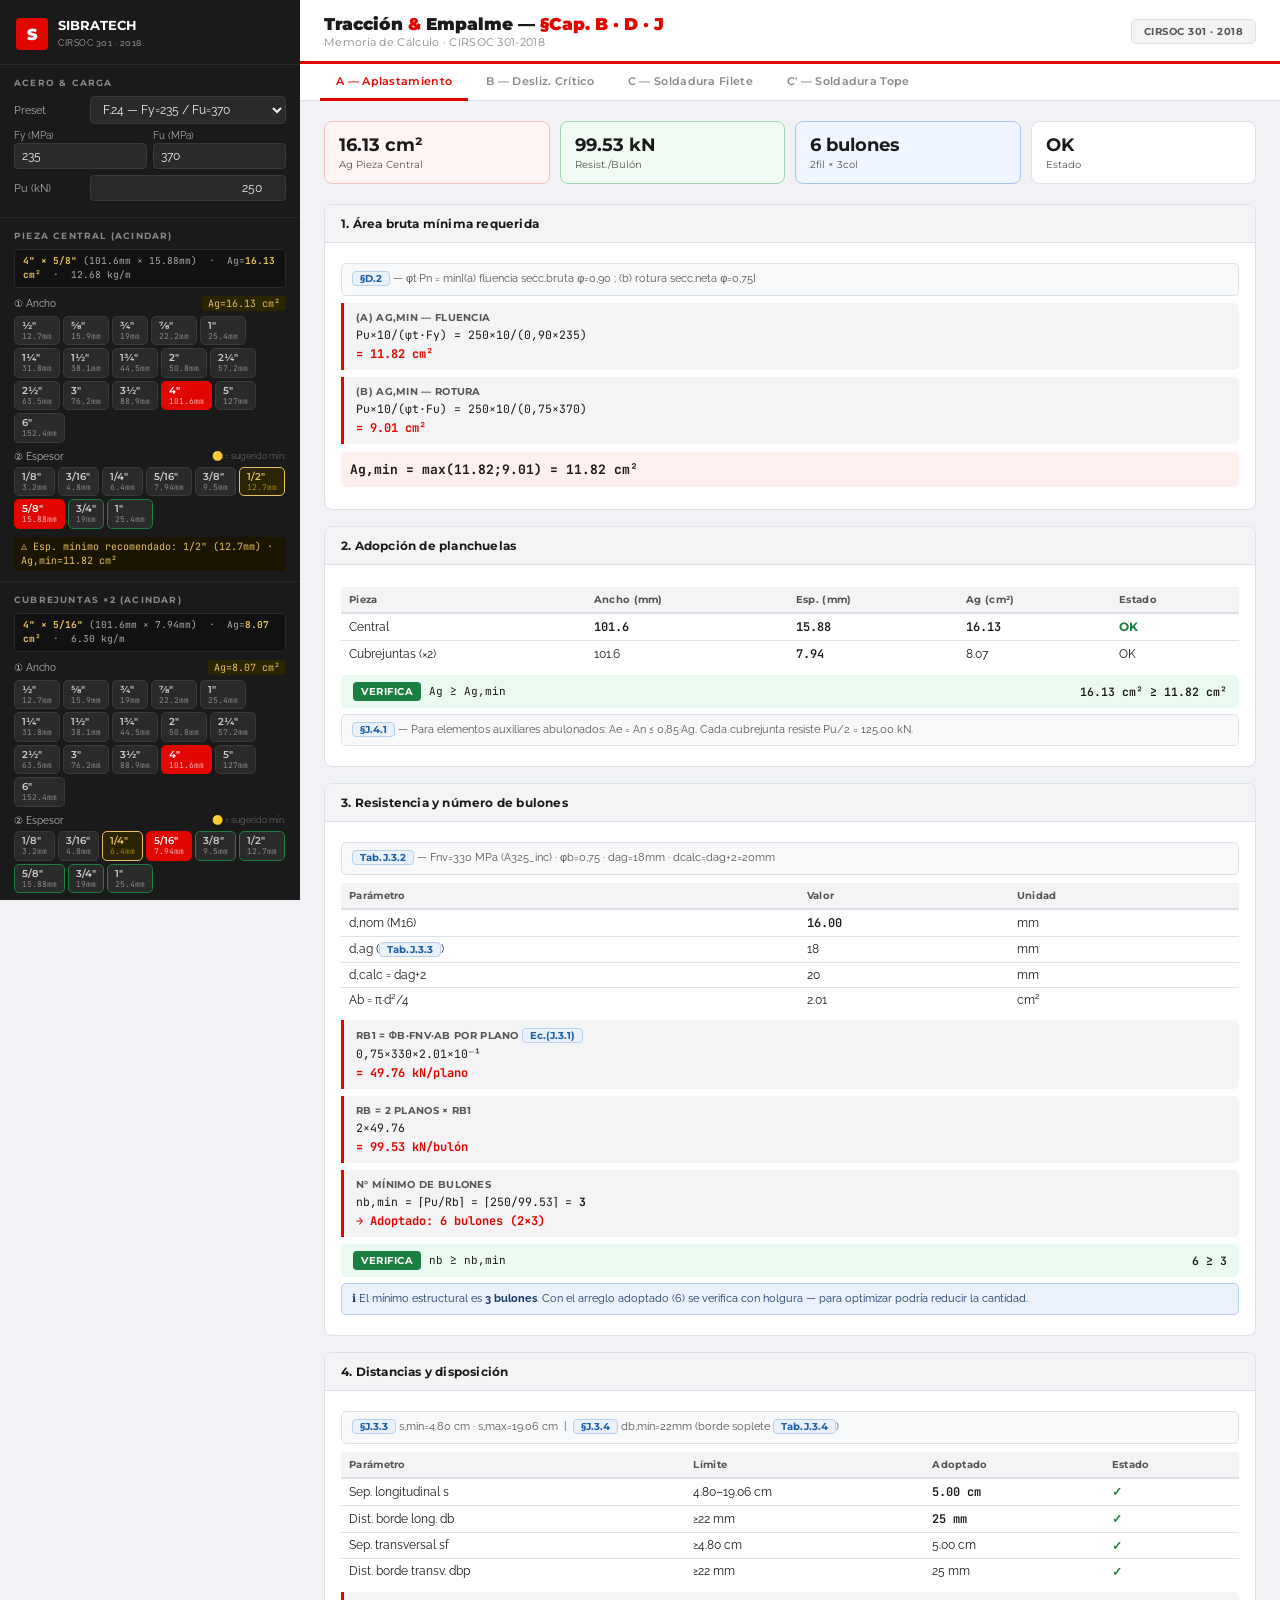
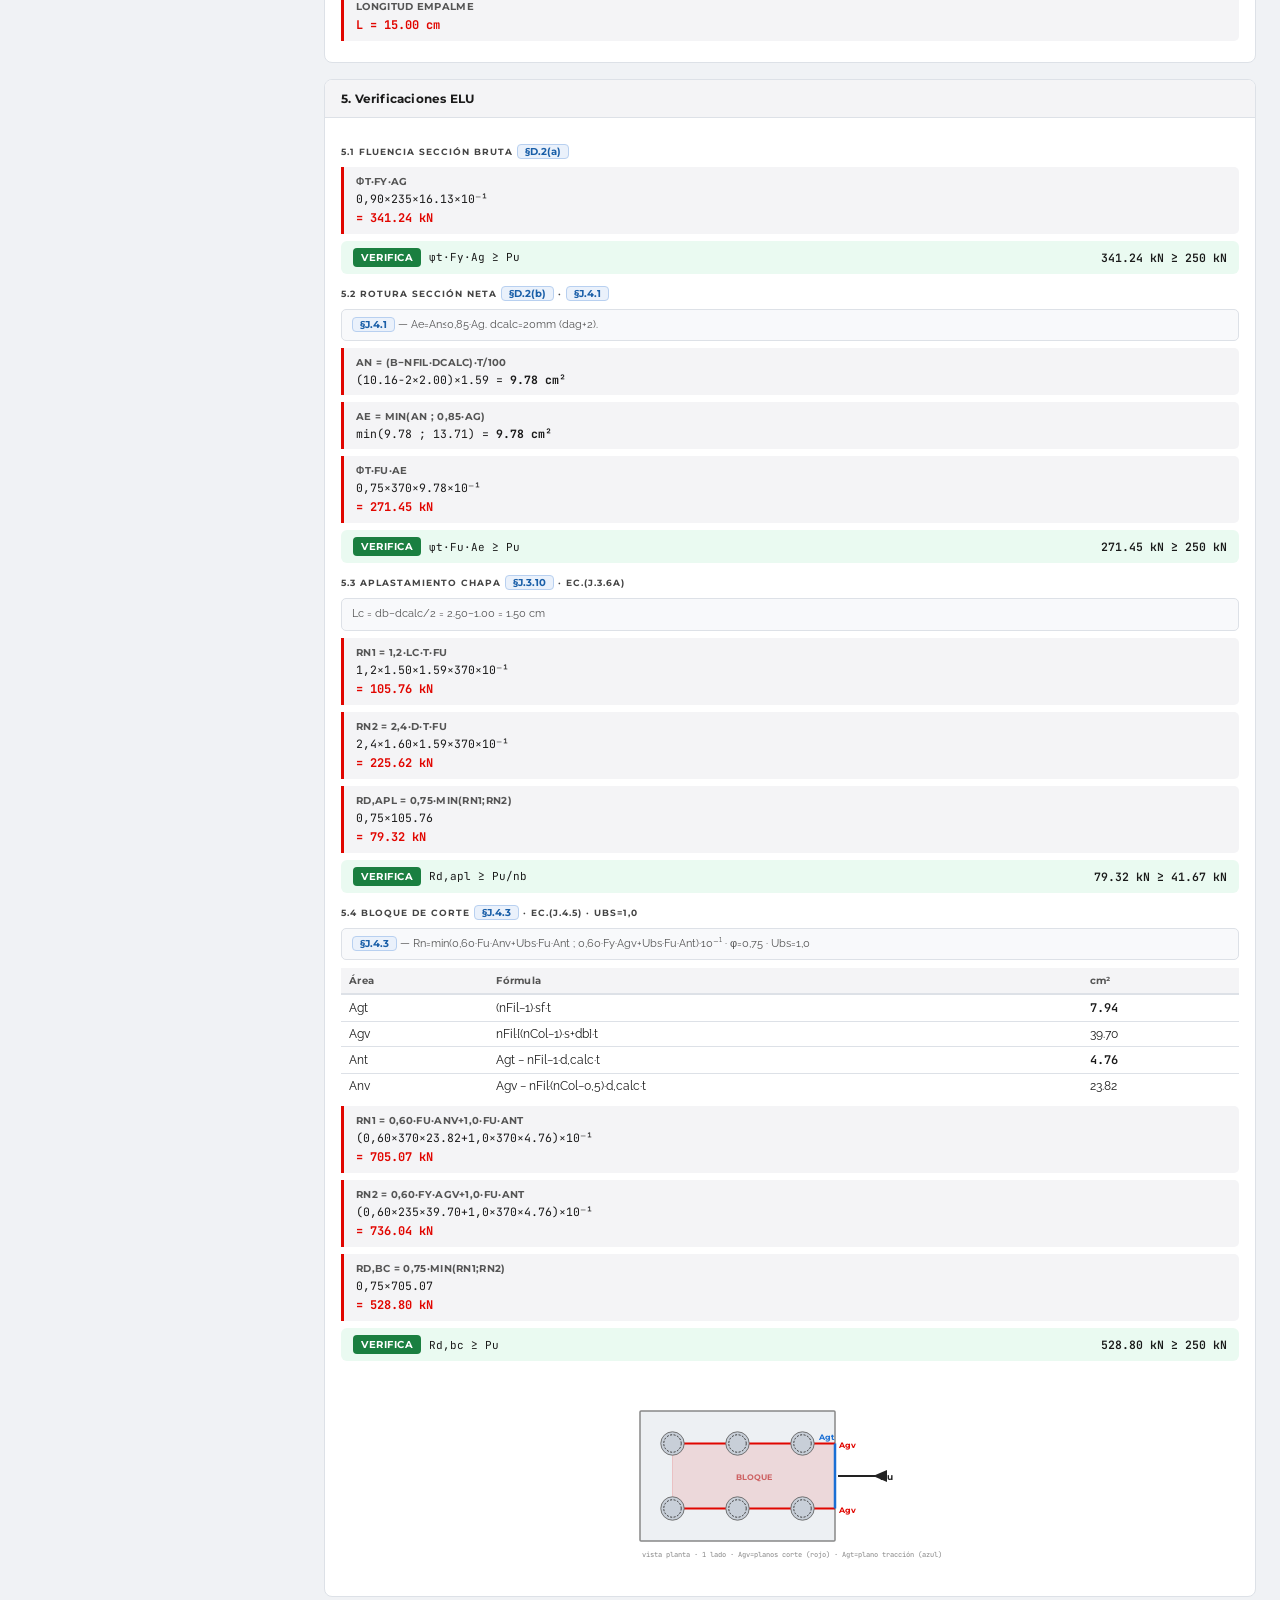
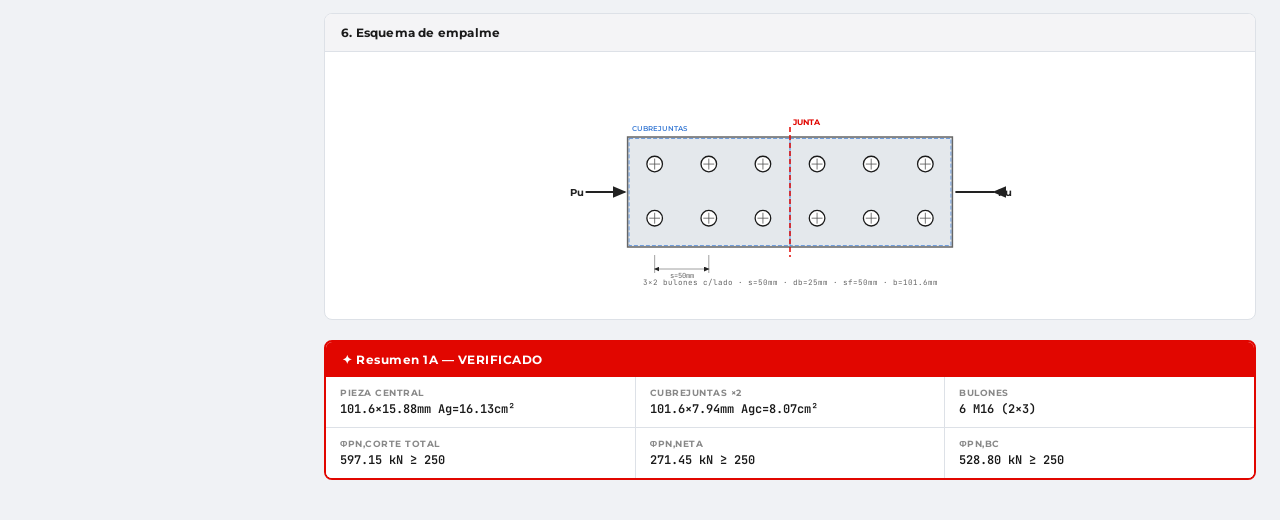
<file: ejercicios/empalmemet/index.html>
<!DOCTYPE html>
<html lang="es">
<head>
<meta charset="UTF-8">
<meta name="viewport" content="width=device-width, initial-scale=1.0">
<title>Tracción & Empalme — CIRSOC 301·2018 | Sibratech</title>
<link rel="preconnect" href="https://fonts.googleapis.com">
<link href="https://fonts.googleapis.com/css2?family=Montserrat:wght@400;600;700;900&family=Raleway:wght@400;600&family=JetBrains+Mono:wght@400;600&display=swap" rel="stylesheet">
<style>
/* ── Variables ──────────────────────────────────────────── */
:root {
  --red:#E10600; --red-bg:#fff0f0; --red-dk:#b80400;
  --ok:#1a7f40; --ok-bg:#eafaf1;
  --fail:#c0392b; --fail-bg:#fdecea;
  --blue:#1a5fa8; --blue-bg:#eaf1fb;
  --grey:#f4f4f6; --border:#dde1e7;
  --text:#1a1a1a; --text2:#555;
  --sidebar-w:300px;
  --font-head:'Montserrat',sans-serif;
  --font-body:'Raleway',sans-serif;
  --font-mono:'JetBrains Mono',monospace;
}

/* ── Reset & Base ───────────────────────────────────────── */
*, *::before, *::after { box-sizing: border-box; margin:0; padding:0; }
body { font-family:var(--font-body); background:#f0f2f5; color:var(--text); font-size:13px; }
h1,h2,h3,h4,h5 { font-family:var(--font-head); }
input,select,button { font-family:inherit; font-size:12px; }

/* ── Layout ─────────────────────────────────────────────── */
.app { display:flex; min-height:100vh; }

/* ── Sidebar ────────────────────────────────────────────── */
.sidebar {
  width:var(--sidebar-w); min-width:var(--sidebar-w);
  background:#1a1a1a; color:#f0f0f0;
  display:flex; flex-direction:column;
  position:sticky; top:0; height:100vh; overflow-y:auto;
  scrollbar-width:thin; scrollbar-color:#444 #1a1a1a;
}
.sidebar::-webkit-scrollbar { width:5px; }
.sidebar::-webkit-scrollbar-thumb { background:#444; border-radius:3px; }

.sb-logo {
  padding:18px 16px 14px;
  border-bottom:1px solid #2a2a2a;
  display:flex; align-items:center; gap:10px;
}
.sb-logo .logo-mark {
  width:32px; height:32px; background:var(--red);
  border-radius:4px; display:flex; align-items:center; justify-content:center;
  font-family:var(--font-head); font-weight:900; font-size:16px; color:#fff;
  flex-shrink:0;
}
.sb-logo .logo-text { line-height:1.2; }
.sb-logo .logo-text b { font-family:var(--font-head); font-size:13px; font-weight:700; color:#fff; display:block; }
.sb-logo .logo-text span { font-size:9px; color:#aaa; letter-spacing:.5px; }

.sb-section {
  padding:12px 14px 10px;
  border-bottom:1px solid #252525;
}
.sb-section-title {
  font-family:var(--font-head); font-size:9px; font-weight:700;
  letter-spacing:1.2px; text-transform:uppercase; color:#888;
  margin-bottom:8px;
}

/* inputs */
.sb-row { display:flex; gap:6px; align-items:center; margin-bottom:6px; }
.sb-row label { font-size:11px; color:#aaa; min-width:70px; flex-shrink:0; }
.sb-row input, .sb-row select {
  flex:1; background:#2a2a2a; border:1px solid #3a3a3a;
  color:#f0f0f0; border-radius:4px; padding:5px 8px;
  outline:none; min-width:0;
}
.sb-row input:focus, .sb-row select:focus { border-color:var(--red); }
.sb-row input[type=number] { text-align:right; }
.sb-row select option { background:#2a2a2a; }

.sb-two { display:grid; grid-template-columns:1fr 1fr; gap:6px; margin-bottom:6px; }
.sb-two label { font-size:10px; color:#aaa; display:block; margin-bottom:2px; }
.sb-two input, .sb-two select {
  width:100%; background:#2a2a2a; border:1px solid #3a3a3a;
  color:#f0f0f0; border-radius:4px; padding:5px 7px; outline:none;
}
.sb-two input:focus, .sb-two select:focus { border-color:var(--red); }

/* ── Planchuela selectors ───────────────────────────────── */
.planch-block { margin-bottom:8px; }
.planch-block .pb-label {
  font-size:10px; color:#bbb; margin-bottom:5px;
  display:flex; align-items:center; justify-content:space-between;
}
.planch-block .pb-ag {
  font-family:var(--font-mono); font-size:10px; color:#e8c060;
  background:#2a2400; border-radius:3px; padding:1px 6px;
}

/* Chips de ancho */
.chip-row {
  display:flex; flex-wrap:wrap; gap:3px; margin-bottom:4px;
}
.pchip {
  font-family:var(--font-head); font-size:10px; font-weight:600;
  background:#2a2a2a; border:1.5px solid #3a3a3a; border-radius:5px;
  padding:3px 7px; cursor:pointer; color:#ccc; line-height:1.2;
  transition:all .12s;
}
.pchip .pp { font-size:8px; font-weight:400; color:#888; font-family:var(--font-mono); }
.pchip:hover { border-color:#888; color:#fff; }
.pchip.sel { background:var(--red); border-color:var(--red); color:#fff; }
.pchip.sel .pp { color:rgba(255,255,255,.7); }
.pchip.sugg { border-color:#e8c060; color:#e8c060; background:#2a2400; }
.pchip.sugg .pp { color:#a8880a; }
.pchip.disabled { opacity:.35; cursor:not-allowed; }
.pchip.ok-enough { border-color:#1a7f40 !important; }

/* ── Bolt selectors ─────────────────────────────────────── */
.bul-tabs {
  display:flex; gap:4px; margin-bottom:7px;
}
.bul-tab {
  flex:1; text-align:center; padding:5px; cursor:pointer;
  background:#2a2a2a; border:1.5px solid #3a3a3a; border-radius:5px;
  font-family:var(--font-head); font-size:10px; font-weight:700;
  color:#888; transition:all .12s;
}
.bul-tab.active { background:var(--red); border-color:var(--red); color:#fff; }
.bul-tab:hover:not(.active) { border-color:#666; color:#ccc; }

/* bolt grid */
.bul-grid {
  display:grid; grid-template-columns:repeat(3,1fr); gap:3px;
  margin-bottom:6px;
}
.bchip {
  background:#2a2a2a; border:1.5px solid #3a3a3a; border-radius:5px;
  padding:5px 4px; cursor:pointer; text-align:center;
  transition:all .12s; overflow:hidden;
}
.bchip:hover { border-color:#888; }
.bchip.sel { background:#1a1030; border-color:#6c3fe0; }
.bchip .bd {
  font-family:var(--font-head); font-size:11px; font-weight:700;
  color:#e0e0e0; margin-bottom:1px;
}
.bchip.sel .bd { color:#c8a0ff; }
.bchip .bs { font-family:var(--font-mono); font-size:8px; color:#888; line-height:1.3; }
.bchip.sel .bs { color:#a080cc; }

.bul-info-box {
  background:#111; border:1px solid #2a2a2a; border-radius:5px;
  padding:7px 9px; font-family:var(--font-mono); font-size:9.5px;
  color:#aaa; line-height:1.5; margin-bottom:6px;
}
.bul-info-box strong { color:#e8c060; }

/* ── Calc button ────────────────────────────────────────── */
.btn-calc {
  width:100%; background:var(--red); color:#fff; border:none;
  border-radius:6px; padding:10px; font-family:var(--font-head);
  font-size:12px; font-weight:700; letter-spacing:.5px; cursor:pointer;
  transition:background .15s;
}
.btn-calc:hover { background:var(--red-dk); }

/* ── Main content ───────────────────────────────────────── */
.main { flex:1; display:flex; flex-direction:column; min-width:0; }

.topbar {
  background:#fff; border-bottom:3px solid var(--red);
  padding:14px 24px 12px; display:flex; align-items:center; gap:16px;
}
.topbar h1 { font-size:17px; font-weight:900; color:var(--text); }
.topbar h1 span { color:var(--red); }
.topbar .sub { font-size:11px; color:#888; font-family:var(--font-head);
  letter-spacing:.3px; margin-top:1px; }
.topbar .badge {
  margin-left:auto; background:var(--grey); border:1px solid var(--border);
  border-radius:5px; padding:5px 12px; font-family:var(--font-head);
  font-size:10px; font-weight:700; color:#555; letter-spacing:.5px;
}

/* tabs */
.tab-nav {
  background:#fff; border-bottom:1px solid var(--border);
  display:flex; padding:0 20px; gap:2px;
}
.tab-btn {
  font-family:var(--font-head); font-size:11px; font-weight:600;
  padding:10px 16px; border:none; background:none; cursor:pointer;
  color:#888; border-bottom:3px solid transparent; margin-bottom:-1px;
  transition:all .15s; letter-spacing:.3px;
}
.tab-btn:hover { color:var(--text); }
.tab-btn.active { color:var(--red); border-bottom-color:var(--red); }

.tab-pane { display:none; padding:20px 24px 40px; }
.tab-pane.active { display:block; }

/* ── KPI row ────────────────────────────────────────────── */
.kpi-row { display:grid; grid-template-columns:repeat(4,1fr); gap:10px; margin-bottom:20px; }
.kpi { border-radius:8px; padding:12px 14px; border:1px solid var(--border); }
.kpi.cr { background:#fff5f5; border-color:#f5c0c0; }
.kpi.cok { background:#f0fbf4; border-color:#a0d8b4; }
.kpi.cb { background:#f0f6ff; border-color:#a8c4f0; }
.kpi.cw { background:#fff; }
.kpi-val { font-family:var(--font-head); font-size:18px; font-weight:700; color:var(--text); }
.kpi-lbl { font-size:10px; color:var(--text2); margin-top:2px; font-family:var(--font-head); }

/* ── Card ───────────────────────────────────────────────── */
.card {
  background:#fff; border-radius:8px; border:1px solid var(--border);
  margin-bottom:16px; overflow:hidden;
}
.card-head {
  padding:11px 16px; border-bottom:1px solid var(--border);
  display:flex; align-items:center; gap:8px;
  background:var(--grey);
}
.card-head h3 {
  font-size:12px; font-weight:700; color:var(--text);
  letter-spacing:.2px; font-family:var(--font-head);
}
.card-body { padding:14px 16px; }

/* ── Tables ─────────────────────────────────────────────── */
table { width:100%; border-collapse:collapse; font-size:12px; margin:8px 0; }
th { background:var(--grey); font-family:var(--font-head); font-size:10px;
  font-weight:700; letter-spacing:.3px; padding:6px 8px; text-align:left;
  border-bottom:2px solid var(--border); color:var(--text2); }
td { padding:5px 8px; border-bottom:1px solid var(--border); color:var(--text); }
tr:last-child td { border-bottom:none; }
td.hi { font-family:var(--font-mono); font-weight:600; color:var(--text); }
td.ok2 { color:var(--ok); font-weight:700; font-family:var(--font-head); }
td.fail2 { color:var(--fail); font-weight:700; font-family:var(--font-head); }

/* ── Formula blocks ─────────────────────────────────────── */
.fm {
  background:var(--grey); border-left:3px solid var(--red);
  border-radius:0 5px 5px 0; padding:8px 12px; margin:7px 0;
  font-family:var(--font-mono); font-size:11.5px;
}
.fm-lbl { font-family:var(--font-head); font-size:10px; font-weight:700;
  color:var(--text2); margin-bottom:3px; text-transform:uppercase; letter-spacing:.3px; }
.fm-res { color:var(--red); font-weight:700; margin-top:4px; font-size:12px; }

/* ── Verification badges ─────────────────────────────────── */
.vr {
  display:flex; align-items:center; gap:8px;
  padding:7px 12px; border-radius:6px; margin:5px 0; font-size:11.5px;
}
.vr.ok { background:var(--ok-bg); }
.vr.fail { background:var(--fail-bg); }
.vb { font-family:var(--font-head); font-size:10px; font-weight:700;
  letter-spacing:.5px; padding:3px 8px; border-radius:4px; flex-shrink:0; }
.vb.ok { background:var(--ok); color:#fff; }
.vb.fail { background:var(--fail); color:#fff; }
.vr-txt { font-family:var(--font-mono); font-size:11px; flex:1; }
.vr-val { font-family:var(--font-mono); font-weight:600; font-size:11.5px; margin-left:auto; }

/* ── Notes ──────────────────────────────────────────────── */
.nota {
  background:#f8f9fb; border:1px solid var(--border);
  border-radius:5px; padding:7px 10px; margin:6px 0;
  font-size:11px; color:var(--text2); line-height:1.5;
}
.nota.blue { background:var(--blue-bg); border-color:#b8d0f0; color:#1a3a6a; }
.nota.warn { background:#fffbea; border-color:#e8d060; color:#6a4a00; }

/* ── Summary ────────────────────────────────────────────── */
.summ {
  background:#fff; border-radius:8px; border:2px solid var(--red);
  margin-top:20px; overflow:hidden;
}
.summ h3 {
  background:var(--red); color:#fff; font-family:var(--font-head);
  font-size:12px; font-weight:700; letter-spacing:.5px; padding:10px 16px;
}
.summ-grid {
  display:grid; grid-template-columns:repeat(3,1fr); gap:1px;
  background:var(--border);
}
.summ-grid > div { background:#fff; padding:10px 14px; }
.si-lbl { font-family:var(--font-head); font-size:9px; font-weight:700;
  color:#888; text-transform:uppercase; letter-spacing:.5px; margin-bottom:3px; }
.si-val { font-family:var(--font-mono); font-size:12px; font-weight:600; color:var(--text); }

/* ── Drawing ────────────────────────────────────────────── */
.drawing { text-align:center; padding:8px 0; overflow-x:auto; }

/* ── Modal ──────────────────────────────────────────────── */
.modal-overlay {
  display:none; position:fixed; inset:0; background:rgba(0,0,0,.55);
  z-index:1000; align-items:center; justify-content:center;
}
.modal-overlay.show { display:flex; }
.modal-box {
  background:#fff; border-radius:10px; width:min(680px,94vw);
  max-height:88vh; overflow-y:auto; box-shadow:0 24px 60px rgba(0,0,0,.25);
}
.modal-hdr {
  display:flex; align-items:center; gap:10px; padding:14px 18px;
  border-bottom:1px solid var(--border); position:sticky; top:0; background:#fff;
}
.modal-hdr .mbadge {
  background:var(--red); color:#fff; font-family:var(--font-head);
  font-size:11px; font-weight:700; padding:4px 10px; border-radius:4px;
}
.modal-hdr .mtitle { font-size:14px; font-weight:700; font-family:var(--font-head); }
.modal-hdr button { margin-left:auto; background:none; border:none; cursor:pointer;
  font-size:20px; color:#888; line-height:1; }
.modal-content { padding:16px 18px; font-size:12px; line-height:1.6; }
.modal-form {
  background:#f4f6f9; border-radius:5px; padding:12px 14px;
  font-family:var(--font-mono); font-size:11px; white-space:pre; margin:10px 0;
  border-left:3px solid var(--blue); overflow-x:auto;
}
.modal-note {
  background:#fffce8; border:1px solid #e8d870; border-radius:5px;
  padding:8px 12px; margin:10px 0; font-size:11px; color:#5a4800;
}
.modal-note.blue { background:var(--blue-bg); border-color:#b0ccf0; color:#1a3a6a; }
.modal-table { border-collapse:collapse; width:100%; font-size:11.5px; margin:10px 0; }
.modal-table th, .modal-table td { border:1px solid var(--border); padding:5px 8px; }
.modal-table th { background:var(--grey); font-family:var(--font-head); font-size:10px;
  font-weight:700; letter-spacing:.3px; }

/* norm badge buttons */
.nb {
  display:inline-flex; align-items:center; background:var(--blue-bg);
  border:1px solid #b8d0f0; border-radius:4px; padding:1px 7px;
  font-family:var(--font-head); font-size:9.5px; font-weight:700; color:var(--blue);
  cursor:pointer; text-decoration:none; white-space:nowrap; transition:all .12s;
}
.nb:hover { background:var(--blue); color:#fff; border-color:var(--blue); }

/* ── Sugg hint ──────────────────────────────────────────── */
.sugg-hint {
  font-size:10px; color:#e8c060; font-family:var(--font-mono);
  background:#1a1500; border-radius:4px; padding:3px 7px;
  margin-top:3px; min-height:18px; line-height:1.4;
}

/* ── Planchuela info pill ───────────────────────────────── */
.planch-info {
  font-family:var(--font-mono); font-size:9.5px; color:#aaa;
  background:#111; border-radius:4px; padding:4px 8px;
  border:1px solid #2a2a2a; margin-bottom:8px; line-height:1.5;
}
.planch-info strong { color:#e8c060; }

/* ── Responsive ─────────────────────────────────────────── */
@media(max-width:900px){
  .app { flex-direction:column; }
  .sidebar { width:100%; height:auto; position:static; }
  .kpi-row { grid-template-columns:repeat(2,1fr); }
  .summ-grid { grid-template-columns:repeat(2,1fr); }
}
</style>
</head>
<body>

<!-- ═══════════════════════════════════════════════════════ -->
<!--  MODAL overlay                                         -->
<!-- ═══════════════════════════════════════════════════════ -->
<div class="modal-overlay" id="modal-overlay" onclick="closeModal(event)">
  <div class="modal-box">
    <div class="modal-hdr">
      <span class="mbadge" id="m-badge"></span>
      <span class="mtitle" id="m-title"></span>
      <button onclick="closeModalDirect()">✕</button>
    </div>
    <div class="modal-content" id="m-body"></div>
  </div>
</div>

<!-- ═══════════════════════════════════════════════════════ -->
<!--  APP                                                   -->
<!-- ═══════════════════════════════════════════════════════ -->
<div class="app">

<!-- ─────────────────── SIDEBAR ──────────────────────── -->
<aside class="sidebar">

  <!-- Logo -->
  <div class="sb-logo">
    <div class="logo-mark">S</div>
    <div class="logo-text">
      <b>SIBRATECH</b>
      <span>CIRSOC 301 · 2018</span>
    </div>
  </div>

  <!-- Acero & Carga -->
  <div class="sb-section">
    <div class="sb-section-title">Acero & Carga</div>
    <div class="sb-row">
      <label>Preset</label>
      <select id="acero_std" onchange="applyAcero()">
        <option value="F24">F.24 — Fy=235 / Fu=370</option>
        <option value="F26">F.26 — Fy=250 / Fu=400</option>
        <option value="F36">F.36 — Fy=345 / Fu=485</option>
        <option value="A572">A572 — Fy=345 / Fu=448</option>
        <option value="custom">Personalizado</option>
      </select>
    </div>
    <div class="sb-two">
      <div><label>Fy (MPa)</label><input type="number" id="Fy" value="235" oninput="recalc()"></div>
      <div><label>Fu (MPa)</label><input type="number" id="Fu" value="370" oninput="recalc()"></div>
    </div>
    <div class="sb-row">
      <label>Pu (kN)</label>
      <input type="number" id="Pu" value="250" oninput="recalc()">
    </div>
  </div>

  <!-- Pieza Central -->
  <div class="sb-section">
    <div class="sb-section-title">Pieza Central (Acindar)</div>
    <div class="planch-info" id="pc-info">Ag = — cm²</div>
    <div class="planch-block">
      <div class="pb-label">
        <span>① Ancho</span>
        <span class="pb-ag" id="pc-ag-badge">—</span>
      </div>
      <div class="chip-row" id="pc-anchos"></div>
    </div>
    <div class="planch-block">
      <div class="pb-label"><span>② Espesor</span><span style="font-size:9px;color:#666">🟡 = sugerido mín.</span></div>
      <div class="chip-row" id="pc-esps"></div>
    </div>
    <div class="sugg-hint" id="pc-sugg"></div>
    <!-- hidden inputs for compat -->
    <input type="hidden" id="b_mm" value="101.6">
    <input type="hidden" id="t_mm" value="15.88">
  </div>

  <!-- Cubrejuntas -->
  <div class="sb-section">
    <div class="sb-section-title">Cubrejuntas ×2 (Acindar)</div>
    <div class="planch-info" id="cj-info">Agc = — cm²</div>
    <div class="planch-block">
      <div class="pb-label">
        <span>① Ancho</span>
        <span class="pb-ag" id="cj-ag-badge">—</span>
      </div>
      <div class="chip-row" id="cj-anchos"></div>
    </div>
    <div class="planch-block">
      <div class="pb-label"><span>② Espesor</span><span style="font-size:9px;color:#666">🟡 = sugerido mín.</span></div>
      <div class="chip-row" id="cj-esps"></div>
    </div>
    <div class="sugg-hint" id="cj-sugg"></div>
    <input type="hidden" id="bc_mm" value="101.6">
    <input type="hidden" id="tc_mm" value="7.94">
  </div>

  <!-- Bulones -->
  <div class="sb-section">
    <div class="sb-section-title">Tipo de Bulón</div>

    <!-- Tipo & rosca -->
    <div class="sb-row">
      <label>Tipo</label>
      <select id="btipo" onchange="onBtipoChange()">
        <option value="A307">A307M / ISO 4.6 — Comunes</option>
        <option value="A325_inc" selected>A325M / ISO 8.8 — Rosca incl.</option>
        <option value="A325_exc">A325M / ISO 8.8 — Rosca excl.</option>
        <option value="A490_inc">A490M / ISO 10.9 — Rosca incl.</option>
        <option value="A490_exc">A490M / ISO 10.9 — Rosca excl.</option>
      </select>
    </div>
    <div class="sb-row">
      <label>Agujeros</label>
      <select id="aguj" onchange="onAgujChange()">
        <option value="normal">Normales</option>
        <option value="holgado">Holgados</option>
      </select>
    </div>

    <!-- Sistema MM / Pulgadas -->
    <div class="bul-tabs">
      <div class="bul-tab active" id="bul-tab-mm" onclick="setBulSistema('mm')">Métrico (M)</div>
      <div class="bul-tab" id="bul-tab-in" onclick="setBulSistema('in')">Pulgadas (UNC)</div>
    </div>

    <!-- chips de bulón -->
    <div class="bul-grid" id="bul-chips"></div>

    <!-- info del bulón seleccionado -->
    <div class="bul-info-box" id="bul-info">Seleccione un bulón</div>
  </div>

  <!-- Geometría de unión -->
  <div class="sb-section">
    <div class="sb-section-title">Geometría de Unión</div>
    <div class="sb-two">
      <div><label>N° filas</label><input type="number" id="nFil" value="2" min="1" max="6" oninput="recalc()"></div>
      <div><label>N° columnas</label><input type="number" id="nCol" value="3" min="1" max="10" oninput="recalc()"></div>
    </div>
    <div id="nbTotalLive" style="background:var(--red-bg,#fdecea);border-radius:5px;padding:6px 9px;margin:2px 0 8px;font-family:'JetBrains Mono',monospace;font-size:11px;font-weight:700;color:var(--red,#E10600)">Total: 6 bulones (2×3)</div>
    <div class="sb-two">
      <div><label>Planos corte</label>
        <select id="nCorte" onchange="recalc()">
          <option value="1">1 — Corte simple</option>
          <option value="2" selected>2 — Corte doble</option>
        </select>
      </div>
      <div><label>Deformación cond.</label>
        <select id="deform" onchange="recalc()">
          <option value="1" selected>Sí — Ec.J.3.6a</option>
          <option value="0">No — Ec.J.3.6b</option>
        </select>
      </div>
    </div>
    <div class="sb-two">
      <div><label>s long. (mm)</label><input type="number" id="s_mm" value="50" oninput="recalc()"></div>
      <div><label>s transv. (mm)</label><input type="number" id="sf_mm" value="50" oninput="recalc()"></div>
    </div>
    <div class="sb-two">
      <div><label>db borde long (mm)</label><input type="number" id="db_mm" value="25" oninput="recalc()"></div>
      <div><label>db borde transv (mm)</label><input type="number" id="dbp_mm" value="25" oninput="recalc()"></div>
    </div>
    <div class="sb-row">
      <label>Clase sup. (B)</label>
      <select id="claseSup" onchange="recalc()">
        <option value="A">A — µ=0,30 (cepillo metálico)</option>
        <option value="B">B — µ=0,50 (chorro arena)</option>
      </select>
    </div>
  </div>

  <!-- Soldadura filete -->
  <div class="sb-section">
    <div class="sb-section-title">Soldadura Filete (Var. C)</div>
    <div class="sb-two">
      <div><label>FEEX (MPa)</label><input type="number" id="Feex" value="480" oninput="recalc()"></div>
      <div><label>w lado (mm)</label><input type="number" id="w_mm" value="5" oninput="recalc()"></div>
    </div>
    <div class="sb-two">
      <div><label>N° cord. lat.</label><input type="number" id="nCordLat" value="2" min="1" max="4" oninput="recalc()"></div>
      <div><label>Cord. frontal</label>
        <select id="hasFront" onchange="recalc()">
          <option value="1">Sí</option>
          <option value="0">No</option>
        </select>
      </div>
    </div>
    <div class="sb-row">
      <label>Penetración</label>
      <select id="penTipo" onchange="recalc()">
        <option value="completa">CJP — Completa</option>
        <option value="parcial">PJP — Parcial</option>
      </select>
    </div>
  </div>

  <div class="sb-section">
    <button class="btn-calc" onclick="recalc()">⟳ Recalcular Todo</button>
  </div>

</aside>
<!-- ──────────────────────────────────────────────────────── -->

<!-- ─────────────────── MAIN ─────────────────────────── -->
<main class="main">

  <div class="topbar">
    <div>
      <h1>Tracción <span>&</span> Empalme — <span>§Cap. B · D · J</span></h1>
      <div class="sub">Memoria de Cálculo · CIRSOC 301-2018</div>
    </div>
    <div class="badge">CIRSOC 301 · 2018</div>
  </div>

  <nav class="tab-nav">
    <button class="tab-btn active" onclick="switchTab('tabA',this)">A — Aplastamiento</button>
    <button class="tab-btn" onclick="switchTab('tabB',this)">B — Desliz. Crítico</button>
    <button class="tab-btn" onclick="switchTab('tabC',this)">C — Soldadura Filete</button>
    <button class="tab-btn" onclick="switchTab('tabD',this)">C' — Soldadura Tope</button>
  </nav>

  <!-- ── TAB A ─────────────────────────────────────────── -->
  <div class="tab-pane active" id="tabA">
    <div class="kpi-row" id="kA"></div>

    <div class="card">
      <div class="card-head"><h3>1. Área bruta mínima requerida</h3></div>
      <div class="card-body" id="cA1"></div>
    </div>
    <div class="card">
      <div class="card-head"><h3>2. Adopción de planchuelas</h3></div>
      <div class="card-body" id="cA2"></div>
    </div>
    <div class="card">
      <div class="card-head"><h3>3. Resistencia y número de bulones</h3></div>
      <div class="card-body" id="cA3"></div>
    </div>
    <div class="card">
      <div class="card-head"><h3>4. Distancias y disposición</h3></div>
      <div class="card-body" id="cA4"></div>
    </div>
    <div class="card">
      <div class="card-head"><h3>5. Verificaciones ELU</h3></div>
      <div class="card-body" id="cA5"></div>
    </div>
    <div class="card">
      <div class="card-head"><h3>6. Esquema de empalme</h3></div>
      <div class="card-body" id="cA6"></div>
    </div>
    <div class="summ" id="sA"></div>
  </div>

  <!-- ── TAB B ─────────────────────────────────────────── -->
  <div class="tab-pane" id="tabB">
    <div class="kpi-row" id="kB"></div>

    <div class="card">
      <div class="card-head"><h3>1. Sección y adopciones</h3></div>
      <div class="card-body" id="cB1"></div>
    </div>
    <div class="card">
      <div class="card-head"><h3>2. Resistencia al deslizamiento</h3></div>
      <div class="card-body" id="cB2"></div>
    </div>
    <div class="card">
      <div class="card-head"><h3>3. Disposición</h3></div>
      <div class="card-body" id="cB3"></div>
    </div>
    <div class="card">
      <div class="card-head"><h3>4. Verificaciones ELU</h3></div>
      <div class="card-body" id="cB4"></div>
    </div>
    <div class="card">
      <div class="card-head"><h3>5. Esquema</h3></div>
      <div class="card-body" id="cB6"></div>
    </div>
    <div class="summ" id="sB"></div>
  </div>

  <!-- ── TAB C ─────────────────────────────────────────── -->
  <div class="tab-pane" id="tabC">
    <div class="kpi-row" id="kC"></div>

    <div class="card">
      <div class="card-head"><h3>1. Dimensionamiento de chapas</h3></div>
      <div class="card-body" id="cC1"></div>
    </div>
    <div class="card">
      <div class="card-head"><h3>2. Limitaciones del cordón</h3></div>
      <div class="card-body" id="cC2"></div>
    </div>
    <div class="card">
      <div class="card-head"><h3>3. Resistencia y longitudes</h3></div>
      <div class="card-body" id="cC3"></div>
    </div>
    <div class="card">
      <div class="card-head"><h3>4. Bloque de corte</h3></div>
      <div class="card-body" id="cC4"></div>
    </div>
    <div class="summ" id="sC"></div>
  </div>

  <!-- ── TAB D ─────────────────────────────────────────── -->
  <div class="tab-pane" id="tabD">
    <div class="kpi-row" id="kD"></div>

    <div class="card">
      <div class="card-head"><h3>1. ELU Tracción — Pieza base</h3></div>
      <div class="card-body" id="cD1"></div>
    </div>
    <div class="card">
      <div class="card-head"><h3>2. Tipo de penetración</h3></div>
      <div class="card-body" id="cD2"></div>
    </div>
    <div class="card">
      <div class="card-head"><h3>3. Resistencia de la soldadura</h3></div>
      <div class="card-body" id="cD3"></div>
    </div>
    <div class="card">
      <div class="card-head"><h3>4. Verificaciones</h3></div>
      <div class="card-body" id="cD4"></div>
    </div>
    <div class="summ" id="sD"></div>
  </div>

</main>
<!-- ──────────────────────────────────────────────────────── -->
</div><!-- .app -->

<script>
// ================================================================
// DATOS CIRSOC 2018
// ================================================================

// Planchuelas Acindar: [ancho_mm, espesor_mm, label_in, peso_kgm]
var PLANCH = [
  [12.7,3.2,'1/2"x1/8"',0.32],[12.7,4.8,'1/2"x3/16"',0.48],[12.7,6.4,'1/2"x1/4"',0.64],
  [15.9,3.2,'5/8"x1/8"',0.40],[15.9,4.8,'5/8"x3/16"',0.60],[15.9,6.4,'5/8"x1/4"',0.79],
  [19.0,3.2,'3/4"x1/8"',0.48],[19.0,4.8,'3/4"x3/16"',0.72],[19.0,6.4,'3/4"x1/4"',0.95],[19.0,7.94,'3/4"x5/16"',1.18],[19.0,9.5,'3/4"x3/8"',1.42],
  [22.2,3.2,'7/8"x1/8"',0.56],[22.2,4.8,'7/8"x3/16"',0.84],[22.2,6.4,'7/8"x1/4"',1.12],[22.2,7.94,'7/8"x5/16"',1.38],
  [25.4,3.2,'1"x1/8"',0.64],[25.4,4.8,'1"x3/16"',0.96],[25.4,6.4,'1"x1/4"',1.28],[25.4,7.94,'1"x5/16"',1.58],[25.4,9.5,'1"x3/8"',1.89],[25.4,12.7,'1"x1/2"',2.53],
  [31.8,3.2,'1 1/4"x1/8"',0.80],[31.8,4.8,'1 1/4"x3/16"',1.20],[31.8,6.4,'1 1/4"x1/4"',1.60],[31.8,7.94,'1 1/4"x5/16"',1.97],[31.8,9.5,'1 1/4"x3/8"',2.37],[31.8,12.7,'1 1/4"x1/2"',3.17],
  [38.1,3.2,'1 1/2"x1/8"',0.96],[38.1,4.8,'1 1/2"x3/16"',1.44],[38.1,6.4,'1 1/2"x1/4"',1.91],[38.1,7.94,'1 1/2"x5/16"',2.36],[38.1,9.5,'1 1/2"x3/8"',2.84],[38.1,12.7,'1 1/2"x1/2"',3.80],
  [44.5,3.2,'1 3/4"x1/8"',1.12],[44.5,4.8,'1 3/4"x3/16"',1.68],[44.5,6.4,'1 3/4"x1/4"',2.24],[44.5,7.94,'1 3/4"x5/16"',2.76],[44.5,9.5,'1 3/4"x3/8"',3.32],[44.5,12.7,'1 3/4"x1/2"',4.44],
  [50.8,3.2,'2"x1/8"',1.28],[50.8,4.8,'2"x3/16"',1.91],[50.8,6.4,'2"x1/4"',2.55],[50.8,7.94,'2"x5/16"',3.15],[50.8,9.5,'2"x3/8"',3.79],[50.8,12.7,'2"x1/2"',5.06],[50.8,19.0,'2"x3/4"',6.34],[50.8,25.4,'2"x1"',7.58],
  [57.2,3.2,'2 1/4"x1/8"',1.44],[57.2,4.8,'2 1/4"x3/16"',2.16],[57.2,6.4,'2 1/4"x1/4"',2.87],[57.2,7.94,'2 1/4"x5/16"',3.55],[57.2,9.5,'2 1/4"x3/8"',4.74],[57.2,12.7,'2 1/4"x1/2"',6.33],[57.2,19.0,'2 1/4"x3/4"',7.93],
  [63.5,3.2,'2 1/2"x1/8"',1.60],[63.5,4.8,'2 1/2"x3/16"',2.39],[63.5,6.4,'2 1/2"x1/4"',3.19],[63.5,7.94,'2 1/2"x5/16"',3.94],[63.5,9.5,'2 1/2"x3/8"',4.73],[63.5,12.7,'2 1/2"x1/2"',5.68],[63.5,19.0,'2 1/2"x3/4"',7.60],
  [76.2,3.2,'3"x1/8"',1.91],[76.2,4.8,'3"x3/16"',2.87],[76.2,6.4,'3"x1/4"',3.83],[76.2,7.94,'3"x5/16"',4.73],[76.2,9.5,'3"x3/8"',5.42],[76.2,12.7,'3"x1/2"',7.21],
  [88.9,3.2,'3 1/2"x1/8"',2.23],[88.9,4.8,'3 1/2"x3/16"',3.35],[88.9,6.4,'3 1/2"x1/4"',4.47],[88.9,7.94,'3 1/2"x5/16"',5.51],[88.9,9.5,'3 1/2"x3/8"',6.62],
  [101.6,3.2,'4"x1/8"',2.55],[101.6,4.8,'4"x3/16"',3.83],[101.6,6.4,'4"x1/4"',5.10],[101.6,7.94,'4"x5/16"',6.30],[101.6,9.5,'4"x3/8"',7.58],[101.6,12.7,'4"x1/2"',10.13],[101.6,15.88,'4"x5/8"',12.68],[101.6,19.0,'4"x3/4"',15.15],[101.6,25.4,'4"x1"',20.26],
  [127.0,3.2,'5"x1/8"',3.19],[127.0,4.8,'5"x3/16"',4.79],[127.0,6.4,'5"x1/4"',6.38],[127.0,7.94,'5"x5/16"',7.88],[127.0,9.5,'5"x3/8"',9.47],[127.0,12.7,'5"x1/2"',12.66],[127.0,15.88,'5"x5/8"',15.85],[127.0,19.0,'5"x3/4"',18.94],[127.0,25.4,'5"x1"',25.32],
  [152.4,3.2,'6"x1/8"',3.82],[152.4,4.8,'6"x3/16"',5.73],[152.4,6.4,'6"x1/4"',7.64],[152.4,7.94,'6"x5/16"',9.45],[152.4,9.5,'6"x3/8"',11.37],[152.4,12.7,'6"x1/2"',15.19],[152.4,19.0,'6"x3/4"',19.02],[152.4,25.4,'6"x1"',30.39]
];

// Anchos únicos [mm, label_pulg]
var ANCHOS = [[12.7,'½"'],[15.9,'⅝"'],[19.0,'¾"'],[22.2,'⅞"'],[25.4,'1"'],[31.8,'1¼"'],[38.1,'1½"'],[44.5,'1¾"'],[50.8,'2"'],[57.2,'2¼"'],[63.5,'2½"'],[76.2,'3"'],[88.9,'3½"'],[101.6,'4"'],[127.0,'5"'],[152.4,'6"']];
var ESPS = [[3.2,'1/8"'],[4.8,'3/16"'],[6.4,'1/4"'],[7.94,'5/16"'],[9.5,'3/8"'],[12.7,'1/2"'],[15.88,'5/8"'],[19.0,'3/4"'],[25.4,'1"']];

// Obtener espesores disponibles para un ancho dado
function espsParaAncho(a) {
  var esps = [];
  for (var i=0; i<PLANCH.length; i++) {
    if (Math.abs(PLANCH[i][0]-a)<0.1) {
      var e = PLANCH[i][1];
      var found = false;
      for (var j=0;j<esps.length;j++) if(Math.abs(esps[j]-e)<0.01){found=true;break;}
      if(!found) esps.push(e);
    }
  }
  esps.sort(function(a,b){return a-b;});
  return esps;
}

function labelAncho(a) {
  for(var i=0;i<ANCHOS.length;i++) if(Math.abs(ANCHOS[i][0]-a)<0.1) return ANCHOS[i][1];
  return a+'mm';
}
function labelEsp(e) {
  for(var i=0;i<ESPS.length;i++) if(Math.abs(ESPS[i][0]-e)<0.01) return ESPS[i][1];
  return e.toFixed(2)+'mm';
}

// Bulones CIRSOC 2018 - Tab.J.3.1 + Tab.J.3.2
// MM (ISO): [dnom_mm, label_mm, label_in, dag_normal, dag_holgado, Tb_A325M, Tb_A490M]
var BUL_MM = [
  [12,'M12','—',14,16,48,61],
  [14,'M14','—',16,18,67,84],
  [16,'M16','—',18,20,91,114],
  [18,'M18','—',20,22,111,140],
  [20,'M20','—',22,24,142,178],
  [22,'M22','—',24,27,176,220],
  [24,'M24','—',26,28,205,257],
  [27,'M27','—',30,35,267,334],
  [30,'M30','—',32,37,326,408],
  [33,'M33','—',36,41,403,504],
  [36,'M36','—',39,44,475,594]
];
// Pulgadas (UNC): [dnom_mm, label_in, dag_normal_mm, dag_holgado_mm, Tb_A325, Tb_A490]
var BUL_IN = [
  [11.11,'7/16"',13,15,40,null],
  [12.70,'1/2"',14,16,53,66],
  [14.28,'9/16"',16,18,68,85],
  [15.87,'5/8"',18,20,84,105],
  [19.05,'3/4"',21,24,125,156],
  [22.22,'7/8"',24,27,172,215],
  [25.40,'1"',27,30,226,283],
  [28.57,'1 1/8"',31,35,249,356],
  [31.75,'1 1/4"',34,38,317,453],
  [34.92,'1 3/8"',37,41,377,539],
  [38.10,'1 1/2"',41,46,459,656]
];

// Fnv segun tipo bulón (Tab.J.3.2 CIRSOC 2018)
var FNV = {A307:140, A325_inc:330, A325_exc:415, A490_inc:414, A490_exc:517};

// Tabla J.3.4 distancias mínimas al borde (mm): {dnom: [cizallado, soplete]}
var DB_MIN = {
  6:[12,10],7:[14,11],8:[15,12],10:[18,14],11.11:[18,14],
  12:[22,16],14:[25,18],15.87:[28,22],16:[28,22],
  19.05:[34,26],20:[34,26],22:[38,28],22.22:[38,28],
  24:[42,30],25.40:[42,30],27:[48,34],28.57:[48,34],
  30:[52,38],31.75:[52,38],33:[58,42],34.92:[62,44],36:[64,46],38.10:[68,48]
};

// Aceros preset
var ACEROS = {F24:[235,370],F26:[250,400],F36:[345,485],A572:[345,448]};

// ================================================================
// ESTADO GLOBAL
// ================================================================
var gPC = {a:101.6, e:15.88, suggA:null, suggE:null};
var gCJ = {a:101.6, e:7.94,  suggA:null, suggE:null};
var gBul = {sistema:'mm', dnom:16.0, label:'M16', dag:18, Tb:91};
var bulSistema = 'mm';

// ================================================================
// MODAL
// ================================================================
var NORMAS = {
  D2: {badge:'§D.2', title:'Resistencia de Diseño a Tracción',
    body: '<h3>D.2 — Resistencia de Diseño a Tracción</h3><p>La resistencia de diseño φt·Pn (kN) será el <strong>menor valor</strong> de los estados límite de:</p><div class="modal-form">(a) Fluencia en sección bruta:\n    φt = 0,90\n    Pn = Fy · Ag · (10⁻¹)         Ec.(D.2.1)\n\n(b) Rotura en sección neta:\n    φt = 0,75\n    Pn = Fu · Ae · (10⁻¹)         Ec.(D.2.2)</div><p>D.1 Esbeltez: kL/r ≤ 300 (≤250 con acciones dinámicas excepto viento).</p><div class="modal-note">Para elementos auxiliares abulonados: Ae = An ≤ 0,85·Ag (§J.4.1 CIRSOC 301-2018)</div>'
  },
  J31: {badge:'Tab.J.3.1', title:'Pretensión Mínima de Bulones (kN)',
    body: '<h3>Tabla J.3.1 — Tracción mínima Tb (kN) = 0,70 × Resistencia mínima tracción bulón</h3><table class="modal-table"><tr><th>d,nom mm</th><th>ISO 8.8 / A325M</th><th>ISO 10.9 / A490M</th><th>d pulg.</th><th>A325 (kN)</th><th>A490 (kN)</th></tr><tr><td>12</td><td>48</td><td>61</td><td>7/16"</td><td>40</td><td>—</td></tr><tr><td>14</td><td>67</td><td>84</td><td>1/2"</td><td>53</td><td>66</td></tr><tr><td>16</td><td>91</td><td>114</td><td>9/16"</td><td>68</td><td>85</td></tr><tr><td>18</td><td>111</td><td>140</td><td>5/8"</td><td>84</td><td>105</td></tr><tr><td>20</td><td>142</td><td>178</td><td>3/4"</td><td>125</td><td>156</td></tr><tr><td>22</td><td>176</td><td>220</td><td>7/8"</td><td>172</td><td>215</td></tr><tr><td>24</td><td>205</td><td>257</td><td>1"</td><td>226</td><td>283</td></tr><tr><td>27</td><td>267</td><td>334</td><td>1 1/8"</td><td>249</td><td>356</td></tr><tr><td>30</td><td>326</td><td>408</td><td>1 1/4"</td><td>317</td><td>453</td></tr><tr><td>33</td><td>403</td><td>504</td><td>1 3/8"</td><td>377</td><td>539</td></tr><tr><td>36</td><td>475</td><td>594</td><td>1 1/2"</td><td>459</td><td>656</td></tr></table><div class="modal-note">Sólo A325M/A490M (ISO 8.8/10.9) tienen Tb para deslizamiento crítico. Los A307 (ISO 4.6) no se usan en deslizamiento crítico.</div>'
  },
  J32: {badge:'Tab.J.3.2', title:'Resistencia de Diseño de Bulones (Tab.J.3.2)',
    body: '<h3>Tabla J.3.2 — Fnv y Fnt (MPa) — φb = 0,75</h3><table class="modal-table"><tr><th>Tipo</th><th>Fnt (MPa)</th><th>Fnv rosca incl. (MPa)</th><th>Fnv rosca excl. (MPa)</th></tr><tr><td>A307M / ISO 4.6</td><td>260</td><td>140</td><td>140</td></tr><tr><td>A325M / ISO 8.8</td><td>620</td><td>330</td><td>415</td></tr><tr><td>A490M / ISO 10.9</td><td>778</td><td>414</td><td>517</td></tr></table><div class="modal-form">Rn = φb · Fnv · Ab · (10⁻¹)  [kN]  — Ec.(J.3.1)\nAb = π·d² / 4  [cm²]  (área cuerpo no roscado)</div><div class="modal-note">(e) Si separación en dirección fuerza > 1000 mm, reducir Fnv en 20%.<br>(b) A307: se permite rosca en planos de corte.<br>(d) Para A325/A490 con fatiga a tracción ver Apéndice 3.</div>'
  },
  J33: {badge:'§J.3.3', title:'Separación Mínima y Máxima',
    body: '<h3>J.3.3 — Separación Mínima</h3><div class="modal-form">s,min = 3 · d,nom</div><h3 style="margin-top:12px">J.3.5 — Máxima separación y distancia al borde</h3><div class="modal-form">s,max = min(24 · t,chapa ; 300 mm)   (barras pintadas/sin peligro corrosión)\ndb,max = min(12 · t,chapa ; 150 mm)</div><div class="modal-note">Para barras no pintadas de acero resistente a corrosión: s,max = min(14·t ; 180mm)</div>'
  },
  J33tab: {badge:'Tab.J.3.3', title:'Dimensión Nominal de Agujeros (mm)',
    body: '<h3>Tabla J.3.3 — Dimensiones de Agujeros</h3><table class="modal-table"><tr><th>d,nom (mm)</th><th>Normal (mm)</th><th>Holgado (mm)</th><th>d,nom (pulg.)</th><th>Normal (pulg.)</th><th>Holgado (pulg.)</th></tr><tr><td>6</td><td>8</td><td>9</td><td>1/4"</td><td>5/16"</td><td>3/8"</td></tr><tr><td>8</td><td>10</td><td>11</td><td>5/16"</td><td>3/8"</td><td>7/16"</td></tr><tr><td>10</td><td>12</td><td>13</td><td>3/8"</td><td>7/16"</td><td>1/2"</td></tr><tr><td>12</td><td>14</td><td>16</td><td>7/16"</td><td>1/2"</td><td>9/16"</td></tr><tr><td>14</td><td>16</td><td>18</td><td>1/2"</td><td>9/16"</td><td>5/8"</td></tr><tr><td>16</td><td>18</td><td>20</td><td>5/8"</td><td>11/16"</td><td>13/16"</td></tr><tr><td>20</td><td>22</td><td>24</td><td>3/4"</td><td>13/16"</td><td>15/16"</td></tr><tr><td>22</td><td>24</td><td>27</td><td>7/8"</td><td>15/16"</td><td>1 1/16"</td></tr><tr><td>24</td><td>26</td><td>30</td><td>1"</td><td>1 1/16"</td><td>1 1/4"</td></tr><tr><td>27</td><td>30</td><td>35</td><td>—</td><td>—</td><td>—</td></tr><tr><td>30</td><td>32</td><td>37</td><td>—</td><td>—</td><td>—</td></tr><tr><td>>28 (MM)</td><td>d+3</td><td>d+8</td><td>>1 1/8"</td><td>d+1/16"</td><td>d+5/16"</td></tr></table><div class="modal-note">Para cálculo de área neta: d,calc = d,ag + 2 mm (§B.4.2). Compensa irregularidades del borde perforado.</div>'
  },
  J34: {badge:'§J.3.4', title:'Distancia Mínima al Borde (Tabla J.3.4)',
    body: '<h3>Tabla J.3.4 — Distancia mínima db al borde (mm)</h3><table class="modal-table"><tr><th>d,nom mm / ISO</th><th>d,nom pulg.</th><th>Borde cizallado (mm)</th><th>Borde soplete/laminado (mm)</th></tr><tr><td>6</td><td>—</td><td>12</td><td>10</td></tr><tr><td>8</td><td>—</td><td>15</td><td>12</td></tr><tr><td>10</td><td>3/8"</td><td>18</td><td>14</td></tr><tr><td>11,11</td><td>7/16"</td><td>18</td><td>14</td></tr><tr><td>12</td><td>—</td><td>22</td><td>16</td></tr><tr><td>14</td><td>1/2"</td><td>25</td><td>18</td></tr><tr><td>15,87</td><td>5/8"</td><td>28</td><td>22</td></tr><tr><td>16</td><td>—</td><td>28</td><td>22</td></tr><tr><td>19,05</td><td>3/4"</td><td>34</td><td>26</td></tr><tr><td>20</td><td>—</td><td>34</td><td>26</td></tr><tr><td>22,22</td><td>7/8"</td><td>38</td><td>28</td></tr><tr><td>24</td><td>—</td><td>42</td><td>30</td></tr><tr><td>25,40</td><td>1"</td><td>42</td><td>30</td></tr><tr><td>27</td><td>1 1/16"</td><td>48</td><td>34</td></tr><tr><td>28,57</td><td>1 1/8"</td><td>48</td><td>34</td></tr><tr><td>30</td><td>—</td><td>52</td><td>38</td></tr><tr><td>31,75</td><td>1 1/4"</td><td>52</td><td>38</td></tr><tr><td>&gt;30 / &gt;1 1/8"</td><td>—</td><td>1,75 × d</td><td>1,25 × d</td></tr></table><div class="modal-note">(c) Reducir en 3 mm bordes a soplete cuando la tensión no excede el 25% de la resistencia máxima.<br>(d) Se permite 32 mm en extremos de ángulos de unión de vigas.</div>'
  },
  J38: {badge:'§J.3.8', title:'Deslizamiento Crítico — Ec.(J.3.4)',
    body: '<h3>J.3.8 — Resistencia al Deslizamiento</h3><div class="modal-form">Rstr = Du · µ · hf · Tb · Ns      Ec.(J.3.4)\n\n  Du = 1,13  (relación pretensión media/mínima)\n  µ  = 0,30  Clase A (cepillo metálico, sin pintar)\n     = 0,50  Clase B (chorro de arena)\n  hf = 1,0   (sin chapas de relleno)\n  Tb = Tab.J.3.1  [kN]\n  Ns = N° superficies de rozamiento</div><p>Factor φ: agujeros normales φ=1,0 · holgados φ=0,85 · ovalados largos ⊥ φ=0,70</p><div class="modal-note"><strong>CIRSOC 2018: µ=0,30 (Clase A) y µ=0,50 (Clase B).</strong> El ejemplo 2019 usaba µ=0,33 (valor AISC anterior). El reglamento 2018 actualiza al valor 0,30. Los BAR dimensionados por deslizamiento deben verificarse también como aplastamiento para cargas mayoradas (§J.3.6 + §J.3.10).</div>'
  },
  J310: {badge:'§J.3.10', title:'Aplastamiento de la Chapa en los Agujeros',
    body: '<h3>J.3.10 — φ = 0,75</h3><div class="modal-form">(a) Deformación NO es condición de proyecto — Ec.(J.3.6a):\n    Rn = min(1,2·Lc·t·Fu ; 2,4·d·t·Fu) · (10⁻¹)\n\n(b) Deformación SÍ permitida — Ec.(J.3.6b):\n    Rn = min(1,5·Lc·t·Fu ; 3,0·d·t·Fu) · (10⁻¹)\n\n(c) Agujeros ovalados largos eje ⊥ fuerza — Ec.(J.3.6c):\n    Rn = min(1,0·Lc·t·Fu ; 2,0·d·t·Fu) · (10⁻¹)\n\nLc = distancia libre borde agujero – borde material [cm]\nt  = espesor chapa crítica [cm]\nd  = diámetro bulón [cm]</div><p>Bulón de borde: Lc = db − d,calc/2 &nbsp;|&nbsp; Bulones interiores: Lc = s − d,calc</p>'
  },
  J41: {badge:'§J.4.1', title:'Resistencia de Elementos Auxiliares a Tracción',
    body: '<h3>J.4.1 — Resistencia de Diseño a Tracción</h3><div class="modal-form">(a) Fluencia por tracción:\n    φ = 0,90    Rn = Fy · Ag · (10⁻¹)   Ec.(J.4.1)\n\n(b) Rotura por tracción:\n    φ = 0,75    Rn = Fu · Ae · (10⁻¹)   Ec.(J.4.2)\n\nPara elementos planos auxiliares abulonados:\n    Ae = An ≤ 0,85 · Ag</div><div class="modal-note blue">Diferencia clave CIRSOC 301-2018: el límite Ae ≤ 0,85·Ag para elementos auxiliares (cubrejuntas, chapas de nudo) está explicitado en §J.4.1. En ediciones anteriores no era tan explícito.</div>'
  },
  J43: {badge:'§J.4.3', title:'Bloque de Corte — Ec.(J.4.5)',
    body: '<h3>J.4.3 — Resistencia a la Rotura de Bloque de Corte</h3><p>φ = 0,75</p><div class="modal-form">Rn = min(\n  0,60·Fu·Anv + Ubs·Fu·Ant ;\n  0,60·Fy·Agv + Ubs·Fu·Ant\n) · (10⁻¹)                              Ec.(J.4.5)\n\nUbs = 1,0  (tensión de tracción uniforme)\nUbs = 0,5  (tensión de tracción no uniforme)</div><div class="modal-note">CIRSOC 301-2018 Ec.(J.4.5) unifica en una sola expresión con Ubs. El ejemplo 2019 usaba dos ecuaciones separadas (J.4.3.a / J.4.3.b) que ya no corresponden al reglamento 2018. Para empalmes simétricos con carga centrada: Ubs = 1,0.</div>'
  },
  J22: {badge:'§J.2.2', title:'Soldadura de Filete — Limitaciones',
    body: '<h3>J.2.2(b) — Limitaciones (Tabla J.2.4)</h3><div class="modal-form">w,min según t del material más grueso:\n  t ≤ 6 mm       →  w,min = 3 mm\n  6 < t ≤ 13 mm  →  w,min = 5 mm\n  13 < t ≤ 19 mm →  w,min = 6 mm\n  t > 19 mm      →  w,min = 8 mm\n\nw,max = t − 2 mm  (para t ≥ 6 mm)\n\nLw,mín = 4 · w  (longitud mínima efectiva)\n\nFactor β — Ec.(J.2.1) filetes longitudinales:\n  β = 1,0               si L ≤ 100·w\n  β = 1,2 − 0,002·(L/w) si 100w < L ≤ 300w\n  Le = 180·w             si L > 300w\n  Le = β · L</div><p>Espesor garganta efectivo: <strong>eg = w/√2</strong></p>'
  },
  J24: {badge:'Tab.J.2.5', title:'Resistencia de Uniones Soldadas',
    body: '<h3>Tabla J.2.5 — Resistencia de Diseño de Uniones Soldadas</h3><table class="modal-table"><tr><th>Tipo soldadura</th><th>Fuerza</th><th>Material crítico</th><th>φ</th><th>Fn</th></tr><tr><td rowspan="2">CJP (penetr. completa)</td><td>Tracción ⊥</td><td>Base</td><td>0,90</td><td>Fy</td></tr><tr><td>Corte área ef.</td><td>Electrodo</td><td>0,60</td><td>0,60·FEXX</td></tr><tr><td rowspan="2">PJP (penetr. parcial)</td><td>Tracción ⊥</td><td>Base</td><td>0,75</td><td>Fu</td></tr><tr><td>Corte área ef.</td><td>Electrodo</td><td>0,60</td><td>0,60·FEXX</td></tr><tr><td>Filete</td><td>Corte área ef.</td><td>Electrodo</td><td>0,75</td><td>0,60·FEXX</td></tr></table><div class="modal-form">Para filete:\n  Fw = 0,60 · FEXX   φ = 0,75\n  Rd = φ · Fw · Aw · (10⁻¹)  [kN]\n  Aw = eg · Lw  [cm²]</div><div class="modal-note">La tracción/compresión paralela al eje de la soldadura no necesita considerarse en el dimensionado (Tab.J.2.5 nota).</div>'
  },
  J21: {badge:'§J.2.1', title:'Soldadura a Tope — CJP y PJP',
    body: '<h3>J.2.1 — Soldadura a Tope</h3><p><strong>CJP (Penetración Completa):</strong> Fusión total. Resistencia = metal base. Para tracción ⊥: φ=0,90·Fy. La soldadura no controla: controla la pieza.</p><p><strong>PJP (Penetración Parcial):</strong> Resistencia reducida. φ=0,75·Fu. Espesor mínimo garganta efectiva por Tabla J.2.3.</p><table class="modal-table"><tr><th>t material más grueso (mm)</th><th>eg,min PJP (mm)</th></tr><tr><td>≤ 6</td><td>3</td></tr><tr><td>6–13</td><td>5</td></tr><tr><td>13–19</td><td>6</td></tr><tr><td>19–38</td><td>8</td></tr><tr><td>38–57</td><td>10</td></tr><tr><td>57–150</td><td>13</td></tr><tr><td>&gt;150</td><td>16</td></tr></table><div class="modal-note blue">Para CJP con tracción ⊥: Rd,base = φ·Fy·Ag = ELU Fluencia de la pieza. CJP es equipotente a la pieza base. El diseño lo controla siempre la pieza, nunca la soldadura.</div>'
  }
};

function openModal(key) {
  var n = NORMAS[key];
  if (!n) return;
  document.getElementById('m-badge').textContent = n.badge;
  document.getElementById('m-title').textContent = n.title;
  document.getElementById('m-body').innerHTML = n.body;
  document.getElementById('modal-overlay').classList.add('show');
}
function closeModalDirect() { document.getElementById('modal-overlay').classList.remove('show'); }
function closeModal(e) { if (e.target === document.getElementById('modal-overlay')) closeModalDirect(); }
document.addEventListener('keydown', function(e){ if(e.key==='Escape') closeModalDirect(); });

// ================================================================
// TABS
// ================================================================
function switchTab(id, btn) {
  document.querySelectorAll('.tab-pane').forEach(function(t){ t.classList.remove('active'); });
  document.querySelectorAll('.tab-btn').forEach(function(b){ b.classList.remove('active'); });
  document.getElementById(id).classList.add('active');
  btn.classList.add('active');
}

// ================================================================
// SELECTOR PLANCHUELAS — nueva lógica
// ================================================================
function renderPlanch(prefix, selA, selE, suggE, availEsps, AgMin) {
  var pgA = document.getElementById(prefix+'-anchos');
  var pgE = document.getElementById(prefix+'-esps');
  var sugg = document.getElementById(prefix+'-sugg');
  var info = document.getElementById(prefix+'-info');
  var agBadge = document.getElementById(prefix+'-ag-badge');

  var Ag = selA * selE / 100;
  var peso = getPeso(selA, selE);

  // Badge del Ag actual
  if (agBadge) agBadge.textContent = 'Ag=' + (Ag).toFixed(2) + ' cm²';
  if (info) {
    info.innerHTML = '<strong>' + labelAncho(selA) + ' × ' + labelEsp(selE) + '</strong>'
      + '  (' + selA.toFixed(1) + 'mm × ' + selE.toFixed(2) + 'mm)'
      + ' &nbsp;·&nbsp; Ag=<strong>' + Ag.toFixed(2) + ' cm²</strong>'
      + (peso ? ' &nbsp;·&nbsp; ' + peso.toFixed(2) + ' kg/m' : '');
  }

  // Chips de ANCHO
  pgA.innerHTML = '';
  for (var i=0; i<ANCHOS.length; i++) {
    var a = ANCHOS[i][0], lbl = ANCHOS[i][1];
    var isSel = Math.abs(a-selA)<0.1;
    var d = document.createElement('div');
    d.className = 'pchip' + (isSel ? ' sel' : '');
    d.innerHTML = lbl + '<div class="pp">' + a + 'mm</div>';
    d.onclick = (function(aa){ return function(){ onSelectAncho(prefix, aa); }; })(a);
    pgA.appendChild(d);
  }

  // Chips de ESPESOR (solo disponibles para el ancho elegido)
  pgE.innerHTML = '';
  var espsToShow = availEsps && availEsps.length > 0 ? availEsps : [];
  for (var j=0; j<espsToShow.length; j++) {
    var e = espsToShow[j];
    var isSel2 = Math.abs(e-selE)<0.01;
    var isSugg2 = suggE !== null && Math.abs(e-suggE)<0.01;
    var isEnough = (selA * e / 100) >= AgMin;
    var cls = 'pchip';
    if (isSel2) cls += ' sel';
    else if (isSugg2) cls += ' sugg';
    else if (isEnough) cls += ' ok-enough';
    var d2 = document.createElement('div');
    d2.className = cls;
    d2.title = 'Ag=' + (selA*e/100).toFixed(2) + ' cm²';
    d2.innerHTML = labelEsp(e) + '<div class="pp">' + e + 'mm</div>';
    d2.onclick = (function(ee){ return function(){ onSelectEsp(prefix, ee); }; })(e);
    pgE.appendChild(d2);
  }

  // Hint
  var txt = '';
  if (suggE !== null && !isNaN(suggE) && Math.abs(suggE-selE)>0.01) {
    txt = '⚠ Esp. mínimo recomendado: ' + labelEsp(suggE) + ' (' + suggE + 'mm) · Ag,min=' + AgMin.toFixed(2) + ' cm²';
  } else if (Ag >= AgMin) {
    txt = '✓ Ag=' + Ag.toFixed(2) + ' cm² ≥ Ag,min=' + AgMin.toFixed(2) + ' cm²';
  }
  sugg.textContent = txt;
}

function getPeso(a, e) {
  for (var i=0; i<PLANCH.length; i++) {
    if (Math.abs(PLANCH[i][0]-a)<0.1 && Math.abs(PLANCH[i][1]-e)<0.01) return PLANCH[i][3];
  }
  return null;
}

function onSelectAncho(prefix, a) {
  if (prefix==='pc') {
    gPC.a = a;
    document.getElementById('b_mm').value = a;
    var esps = espsParaAncho(a);
    var found = false;
    for(var i=0;i<esps.length;i++) if(Math.abs(esps[i]-gPC.e)<0.01){found=true;break;}
    if(!found && esps.length>0) gPC.e = esps[0];
    document.getElementById('t_mm').value = gPC.e;
  } else {
    gCJ.a = a;
    document.getElementById('bc_mm').value = a;
    var esps2 = espsParaAncho(a);
    var found2 = false;
    for(var i=0;i<esps2.length;i++) if(Math.abs(esps2[i]-gCJ.e)<0.01){found2=true;break;}
    if(!found2 && esps2.length>0) gCJ.e = esps2[0];
    document.getElementById('tc_mm').value = gCJ.e;
  }
  recalc();
}

function onSelectEsp(prefix, e) {
  if (prefix==='pc') {
    gPC.e = e;
    document.getElementById('t_mm').value = e;
  } else {
    gCJ.e = e;
    document.getElementById('tc_mm').value = e;
  }
  recalc();
}

// Sugerencia espesor mínimo que cumpla AgMin
function calcSuggE(a, AgMin) {
  var esps = espsParaAncho(a);
  for(var i=0;i<esps.length;i++) {
    if(a*esps[i]/100 >= AgMin) return esps[i];
  }
  return null;
}

// ================================================================
// SELECTOR BULONES
// ================================================================
function setBulSistema(s) {
  bulSistema = s;
  gBul.sistema = s;
  document.getElementById('bul-tab-mm').className = 'bul-tab'+(s==='mm'?' active':'');
  document.getElementById('bul-tab-in').className = 'bul-tab'+(s==='in'?' active':'');
  renderBulones();
}

function onAgujChange() {
  // Recalcular dag con nuevo tipo de agujero
  var lista = bulSistema==='mm' ? BUL_MM : BUL_IN;
  var aguj = document.getElementById('aguj').value;
  for(var i=0;i<lista.length;i++) {
    if(Math.abs(lista[i][0]-gBul.dnom)<0.05) {
      gBul.dag = aguj==='normal' ? lista[i][3] : lista[i][4];
      break;
    }
  }
  updateBulInfo();
  recalc();
}

function renderBulones() {
  var lista = bulSistema==='mm' ? BUL_MM : BUL_IN;
  var tipo = document.getElementById('btipo').value;
  var aguj = document.getElementById('aguj').value;
  var container = document.getElementById('bul-chips');
  container.innerHTML = '';
  for (var i=0; i<lista.length; i++) {
    var b = lista[i];
    var isSel = Math.abs(b[0]-gBul.dnom)<0.05;
    var lbl = bulSistema==='mm' ? b[1] : b[1]; // label
    var dag = aguj==='normal' ? b[3] : b[4];
    var Ab = Math.PI*Math.pow(b[0]/10,2)/4;
    var d = document.createElement('div');
    d.className = 'bchip'+(isSel?' sel':'');
    d.innerHTML = '<div class="bd">'+lbl+'</div><div class="bs">d='+b[0].toFixed(1)+'<br>dag='+dag+'mm<br>Ab='+Ab.toFixed(2)+'cm²</div>';
    d.onclick = (function(bb){ return function(){ onSelectBulon(bb); }; })(b);
    container.appendChild(d);
  }
  updateBulInfo();
}

function onSelectBulon(b) {
  var tipo = document.getElementById('btipo').value;
  var aguj = document.getElementById('aguj').value;
  gBul.dnom = b[0];
  gBul.label = b[1];
  gBul.dag = aguj==='normal' ? b[3] : b[4];
  // Tb según tipo
  var isA490 = tipo.indexOf('A490')>=0;
  if (tipo==='A307') gBul.Tb = 0;
  else if (!isA490) gBul.Tb = b[5]||0; // A325/ISO8.8
  else gBul.Tb = b[6]||0;              // A490/ISO10.9
  renderBulones();
  recalc();
}

function onBtipoChange() {
  var tipo = document.getElementById('btipo').value;
  var lista = bulSistema==='mm' ? BUL_MM : BUL_IN;
  var isA490 = tipo.indexOf('A490')>=0;
  for(var i=0;i<lista.length;i++) {
    if(Math.abs(lista[i][0]-gBul.dnom)<0.05) {
      if(tipo==='A307') gBul.Tb=0;
      else if(!isA490) gBul.Tb=lista[i][5]||0;
      else gBul.Tb=lista[i][6]||0;
      break;
    }
  }
  updateBulInfo();
  recalc();
}

function updateBulInfo() {
  var tipo = document.getElementById('btipo').value;
  var Fnv = FNV[tipo]||140;
  var Ab = Math.PI*Math.pow(gBul.dnom/10,2)/4;
  var aguj = document.getElementById('aguj').value;
  var isA490 = tipo.indexOf('A490')>=0;
  var lista = bulSistema==='mm' ? BUL_MM : BUL_IN;
  var TbA325=0, TbA490=0;
  for(var i=0;i<lista.length;i++) {
    if(Math.abs(lista[i][0]-gBul.dnom)<0.05){ TbA325=lista[i][5]||0; TbA490=lista[i][6]||0; break; }
  }
  document.getElementById('bul-info').innerHTML =
    '<strong>' + gBul.label + '</strong>  d=' + gBul.dnom.toFixed(1) + 'mm'
    + ' · dag=' + gBul.dag + 'mm (' + aguj + ')'
    + '<br>Ab=' + Ab.toFixed(3) + ' cm²  ·  Fnv=' + Fnv + ' MPa'
    + '<br>Tb A325/8.8=' + TbA325 + ' kN  ·  Tb A490/10.9=' + (TbA490||'—') + ' kN';
}

// ================================================================
// ACERO
// ================================================================
function applyAcero() {
  var v = document.getElementById('acero_std').value;
  if (v==='custom') return;
  var d = ACEROS[v];
  document.getElementById('Fy').value = d[0];
  document.getElementById('Fu').value = d[1];
  recalc();
}

// ================================================================
// HELPERS CÁLCULO
// ================================================================
function f2(v){ return (Math.round(+v*100)/100).toFixed(2); }
function f1(v){ return (Math.round(+v*10)/10).toFixed(1); }

function makeNb(ref, key) {
  return '<button class="nb" onclick="openModal(\''+key+'\')">'+ref+'</button>';
}
function makeFm(lbl, eq, res, unit) {
  unit = unit||'kN';
  return '<div class="fm"><div class="fm-lbl">'+lbl+'</div><div>'+eq+'</div><div class="fm-res">= '+f2(res)+' '+unit+'</div></div>';
}
function makeFmStr(lbl, content) {
  return '<div class="fm"><div class="fm-lbl">'+lbl+'</div><div>'+content+'</div></div>';
}
function makeVr(ok, expr, vals) {
  var cls=ok?'ok':'fail'; var lbl=ok?'VERIFICA':'NO VERIFICA';
  return '<div class="vr '+cls+'"><span class="vb '+cls+'">'+lbl+'</span><span class="vr-txt">'+expr+'</span><span class="vr-val">'+vals+'</span></div>';
}
function makeKpi(elId, items) {
  var c=['cr','cok','cb','cw'];
  var h='';
  for(var i=0;i<items.length;i++) h+='<div class="kpi '+c[i%4]+'"><div class="kpi-val">'+items[i].v+'</div><div class="kpi-lbl">'+items[i].l+'</div></div>';
  document.getElementById(elId).innerHTML=h;
}
function makeH4(t){ return '<h4 style="font-family:Montserrat,sans-serif;font-size:9px;letter-spacing:1px;text-transform:uppercase;color:#444;margin:12px 0 8px">'+t+'</h4>'; }
function makeNota(h,cls){ return '<div class="nota'+(cls?' '+cls:'')+'">' +h+'</div>'; }

function dbMin(dnom) {
  var keys = Object.keys(DB_MIN).map(Number).sort(function(a,b){return a-b;});
  for(var i=0;i<keys.length;i++) {
    if(Math.abs(keys[i]-dnom)<0.1) return DB_MIN[keys[i]];
  }
  return [Math.ceil(1.75*dnom), Math.ceil(1.25*dnom)];
}

// ================================================================
// SVG BLOQUE DE CORTE
// ================================================================
function makeBlockShearSvg(nFil,nCol,s,db,sf,dbp,dnom,dcalc) {
  var W=400,H=190;
  var pLen=db+(nCol-1)*s+db;
  var pW=Math.max(dbp+(nFil-1)*sf+dbp, db);
  var esc=Math.min(260/pLen,130/Math.max(pW,1));
  var pxLen=pLen*esc, pxW=pW*esc;
  var x0=50, y0=(H-pxW)/2;
  var svg='<svg width="'+W+'" height="'+H+'" viewBox="0 0 '+W+' '+H+'" xmlns="http://www.w3.org/2000/svg">';
  svg+='<defs><marker id="bsAr" markerWidth="7" markerHeight="7" refX="1" refY="3" orient="auto"><path d="M7,0 L7,6 L0,3z" fill="#222"/></marker></defs>';
  // Placa
  svg+='<rect x="'+x0+'" y="'+y0+'" width="'+pxLen+'" height="'+pxW+'" fill="#edf0f3" stroke="#888" stroke-width="1.5" rx="1"/>';
  // Coordenadas del bloque — el bloque llega hasta el borde real de la chapa (esquina),
  // no hasta el centro del último bulón: ahí es donde efectivamente se desgarra el material.
  var bx0=x0+db*esc;
  var edgeX=x0+pxLen;
  var by0b, by1b;
  if(nFil>=2){
    by0b=y0+dbp*esc;
    by1b=y0+(dbp+(nFil-1)*sf)*esc;
  } else {
    by0b=y0;
    by1b=y0+dbp*esc;
  }
  // Relleno del bloque
  svg+='<rect x="'+bx0+'" y="'+by0b+'" width="'+(edgeX-bx0)+'" height="'+(by1b-by0b)+'" fill="rgba(225,6,0,0.10)" stroke="rgba(225,6,0,0.3)" stroke-width="0.5"/>';
  // Planos de corte (Agv) — paralelos a Pu
  if(nFil>=2){
    svg+='<line x1="'+bx0+'" y1="'+by0b+'" x2="'+(x0+pxLen)+'" y2="'+by0b+'" stroke="#E10600" stroke-width="2"/>';
    svg+='<line x1="'+bx0+'" y1="'+by1b+'" x2="'+(x0+pxLen)+'" y2="'+by1b+'" stroke="#E10600" stroke-width="2"/>';
    svg+='<text x="'+(x0+pxLen+4)+'" y="'+(by0b+4)+'" fill="#E10600" font-family="Montserrat" font-size="8" font-weight="700">Agv</text>';
    svg+='<text x="'+(x0+pxLen+4)+'" y="'+(by1b+4)+'" fill="#E10600" font-family="Montserrat" font-size="8" font-weight="700">Agv</text>';
  } else {
    svg+='<line x1="'+bx0+'" y1="'+by1b+'" x2="'+(x0+pxLen)+'" y2="'+by1b+'" stroke="#E10600" stroke-width="2"/>';
    svg+='<text x="'+(x0+pxLen+4)+'" y="'+(by1b+4)+'" fill="#E10600" font-family="Montserrat" font-size="8" font-weight="700">Agv</text>';
  }
  // Plano de tracción (Agt) — perpendicular a Pu, en el borde/esquina de la chapa
  svg+='<line x1="'+edgeX+'" y1="'+by0b+'" x2="'+edgeX+'" y2="'+by1b+'" stroke="#1a6fd4" stroke-width="2.5"/>';
  var midY=(by0b+by1b)/2;
  svg+='<text x="'+(edgeX-16)+'" y="'+(by0b-4)+'" fill="#1a6fd4" font-family="Montserrat" font-size="8" font-weight="700">Agt</text>';
  // Agujeros de bulones
  var rr=Math.max(3,dnom*esc*0.42);
  var rh=Math.max(3.8,dcalc*esc*0.45);
  for(var row=0;row<nFil;row++){
    var by=y0+(dbp+row*sf)*esc;
    for(var col=0;col<nCol;col++){
      var bx=x0+(db+col*s)*esc;
      svg+='<circle cx="'+bx+'" cy="'+by+'" r="'+rh+'" fill="#c8cfd8" stroke="#666" stroke-width="0.9"/>';
      svg+='<circle cx="'+bx+'" cy="'+by+'" r="'+rr+'" fill="none" stroke="#333" stroke-width="1" stroke-dasharray="2,1.5"/>';
    }
  }
  // Etiqueta "BLOQUE" dentro
  if((edgeX-bx0)>50&&(by1b-by0b)>20){
    svg+='<text x="'+((bx0+edgeX)/2)+'" y="'+((by0b+by1b)/2+4)+'" fill="rgba(180,0,0,0.55)" font-family="Montserrat" font-size="8" font-weight="700" text-anchor="middle">BLOQUE</text>';
  }
  // Flecha Pu
  var ay=y0+pxW/2;
  svg+='<line x1="'+(x0+pxLen+3)+'" y1="'+ay+'" x2="'+(x0+pxLen+40)+'" y2="'+ay+'" stroke="#222" stroke-width="2" marker-end="url(#bsAr)"/>';
  svg+='<text x="'+(x0+pxLen+45)+'" y="'+(ay+4)+'" fill="#222" font-family="Montserrat" font-size="9" font-weight="700">Pu</text>';
  // Leyenda
  svg+='<text x="'+(x0+2)+'" y="'+(y0+pxW+16)+'" fill="#888" font-family="JetBrains Mono" font-size="7">vista planta · 1 lado · Agv=planos corte (rojo) · Agt=plano tracción (azul)</text>';
  svg+='</svg>';
  return svg;
}

// ================================================================
// SVG EMPALME
// ================================================================
function makeSvg(b,t,dnom,nFil,nCol,s,db,sf,dbp) {
  // Vista de planta — empalme simétrico: pieza central + 2 cubrejuntas (1 cada lado de junta)
  // Longitud visible de cada mitad: db + (nCol-1)*s + db (desde borde hasta borde opuesto)
  var halfLen = db + (nCol-1)*s; // mm desde borde hasta último bulón
  var totalLen = 2 * (halfLen + db); // mm longitud total visible de la pieza
  var W=500,H=220;
  // Escala: que la placa quepa en ~340px de ancho y b en max 120px alto
  var esc=Math.min(340/totalLen, 110/Math.max(b,1));
  var pxLen=totalLen*esc, pxW=b*esc;
  var cx=W/2, cy=H/2+8;
  var x0=cx-pxLen/2, y0=cy-pxW/2;
  var svg='<svg width="'+W+'" height="'+H+'" viewBox="0 0 '+W+' '+H+'" xmlns="http://www.w3.org/2000/svg">';
  svg+='<defs>'
    +'<marker id="sA1" markerWidth="7" markerHeight="7" refX="6" refY="3" orient="auto"><path d="M0,0 L0,6 L7,3z" fill="#222"/></marker>'
    +'<marker id="sA2" markerWidth="7" markerHeight="7" refX="1" refY="3" orient="auto"><path d="M7,0 L7,6 L0,3z" fill="#222"/></marker>'
    +'</defs>';
  // Pieza central (placa principal)
  svg+='<rect x="'+x0+'" y="'+y0+'" width="'+pxLen+'" height="'+pxW+'" fill="#e4e8ec" stroke="#666" stroke-width="1.5"/>';
  // Cubrejuntas (dos mitades que cubren cada lado de la junta, ligeramente inset para distinción)
  var cjLen=(halfLen+db)*esc;
  var inset=1.5;
  // Cubrejunta izquierda (cubre mitad derecha del lado izquierdo)
  svg+='<rect x="'+(x0+inset)+'" y="'+(y0+inset)+'" width="'+(cjLen-inset)+'" height="'+(pxW-2*inset)+'" fill="none" stroke="#3a7bd5" stroke-width="0.9" stroke-dasharray="4,2" opacity="0.75"/>';
  // Cubrejunta derecha
  svg+='<rect x="'+cx+'" y="'+(y0+inset)+'" width="'+(cjLen-inset)+'" height="'+(pxW-2*inset)+'" fill="none" stroke="#3a7bd5" stroke-width="0.9" stroke-dasharray="4,2" opacity="0.75"/>';
  // Leyenda cubrejuntas
  svg+='<text x="'+(x0+4)+'" y="'+(y0-6)+'" fill="#3a7bd5" font-family="Montserrat" font-size="7" font-weight="600">CUBREJUNTAS</text>';
  // Línea de junta
  svg+='<line x1="'+cx+'" y1="'+(y0-10)+'" x2="'+cx+'" y2="'+(y0+pxW+10)+'" stroke="#E10600" stroke-width="1.5" stroke-dasharray="5,3"/>';
  svg+='<text x="'+(cx+3)+'" y="'+(y0-12)+'" fill="#E10600" font-family="Montserrat" font-size="7.5" font-weight="700">JUNTA</text>';
  // Bulones: nCol columnas a cada lado de la junta, nFil filas
  var rr=Math.max(3.5, dnom*esc*0.45);
  for(var r=0;r<nFil;r++){
    var by=y0+dbp*esc+r*sf*esc;
    for(var c=0;c<nCol;c++){
      var dist=(db+(nCol-1-c)*s)*esc; // distancia desde junta hacia cada lado
      // Lado izquierdo
      var bxL=cx-dist;
      svg+='<circle cx="'+bxL+'" cy="'+by+'" r="'+rr+'" fill="#fff" stroke="#1A1A1A" stroke-width="1.3"/>';
      svg+='<line x1="'+(bxL-rr*.7)+'" y1="'+by+'" x2="'+(bxL+rr*.7)+'" y2="'+by+'" stroke="#555" stroke-width=".8"/>';
      svg+='<line x1="'+bxL+'" y1="'+(by-rr*.7)+'" x2="'+bxL+'" y2="'+(by+rr*.7)+'" stroke="#555" stroke-width=".8"/>';
      // Lado derecho (espejo)
      var bxR=cx+dist;
      svg+='<circle cx="'+bxR+'" cy="'+by+'" r="'+rr+'" fill="#fff" stroke="#1A1A1A" stroke-width="1.3"/>';
      svg+='<line x1="'+(bxR-rr*.7)+'" y1="'+by+'" x2="'+(bxR+rr*.7)+'" y2="'+by+'" stroke="#555" stroke-width=".8"/>';
      svg+='<line x1="'+bxR+'" y1="'+(by-rr*.7)+'" x2="'+bxR+'" y2="'+(by+rr*.7)+'" stroke="#555" stroke-width=".8"/>';
    }
  }
  // Cotas: separación entre bulones (dimensión horizontal entre los 2 centrales)
  if(nCol>1){
    var dim1x=cx-(db+(nCol-2)*s)*esc, dim2x=cx-(db+(nCol-1)*s)*esc;
    var dimY=y0+pxW+22;
    svg+='<line x1="'+(dim2x)+'" y1="'+(y0+pxW+8)+'" x2="'+(dim2x)+'" y2="'+(dimY+4)+'" stroke="#888" stroke-width="0.8"/>';
    svg+='<line x1="'+(dim1x)+'" y1="'+(y0+pxW+8)+'" x2="'+(dim1x)+'" y2="'+(dimY+4)+'" stroke="#888" stroke-width="0.8"/>';
    svg+='<line x1="'+dim2x+'" y1="'+dimY+'" x2="'+dim1x+'" y2="'+dimY+'" stroke="#888" stroke-width="0.8" marker-start="url(#sA2)" marker-end="url(#sA1)"/>';
    svg+='<text x="'+(( dim1x+dim2x)/2)+'" y="'+(dimY+9)+'" fill="#666" font-family="JetBrains Mono" font-size="7" text-anchor="middle">s='+s+'mm</text>';
  }
  // Flechas Pu
  var ay=cy;
  svg+='<line x1="'+(x0-42)+'" y1="'+ay+'" x2="'+(x0-3)+'" y2="'+ay+'" stroke="#222" stroke-width="2" marker-end="url(#sA1)"/>';
  svg+='<text x="'+(x0-58)+'" y="'+(ay+4)+'" fill="#222" font-family="Montserrat" font-size="10" font-weight="700">Pu</text>';
  svg+='<line x1="'+(x0+pxLen+3)+'" y1="'+ay+'" x2="'+(x0+pxLen+42)+'" y2="'+ay+'" stroke="#222" stroke-width="2" marker-end="url(#sA2)"/>';
  svg+='<text x="'+(x0+pxLen+46)+'" y="'+(ay+4)+'" fill="#222" font-family="Montserrat" font-size="10" font-weight="700">Pu</text>';
  // Etiqueta
  svg+='<text x="'+cx+'" y="'+(y0+pxW+38)+'" fill="#666" font-family="JetBrains Mono" font-size="7.5" text-anchor="middle">';
  svg+=nCol+'×'+nFil+' bulones c/lado · s='+s+'mm · db='+db+'mm · sf='+sf+'mm · b='+b+'mm</text>';
  svg+='</svg>';
  return svg;
}

// ================================================================
// RECALC PRINCIPAL
// ================================================================
function recalc() {
  var Pu   = +document.getElementById('Pu').value;
  var Fy   = +document.getElementById('Fy').value;
  var Fu   = +document.getElementById('Fu').value;
  var b    = +document.getElementById('b_mm').value;
  var t    = +document.getElementById('t_mm').value;
  var bc   = +document.getElementById('bc_mm').value;
  var tc   = +document.getElementById('tc_mm').value;
  var btipo= document.getElementById('btipo').value;
  var aguj = document.getElementById('aguj').value;
  var dnom = gBul.dnom;
  var dag  = aguj==='normal' ? gBul.dag : gBul.dag; // dag ya actualizado
  var nFil = Math.max(1,+document.getElementById('nFil').value);
  var nCol = Math.max(1,+document.getElementById('nCol').value);
  document.getElementById('nbTotalLive').innerHTML = 'Total: '+(nFil*nCol)+' bulones ('+nFil+'×'+nCol+') — elegido por vos';
  var nCorte=+document.getElementById('nCorte').value;
  var s    = +document.getElementById('s_mm').value;
  var db   = +document.getElementById('db_mm').value;
  var sf   = +document.getElementById('sf_mm').value;
  var dbp  = +document.getElementById('dbp_mm').value;
  var claseSup=document.getElementById('claseSup').value;
  var deform  =+document.getElementById('deform').value;
  var Feex =+document.getElementById('Feex').value;
  var w_mm =+document.getElementById('w_mm').value;
  var nCL  =+document.getElementById('nCordLat').value;
  var hasFront=+document.getElementById('hasFront').value;
  var penTipo=document.getElementById('penTipo').value;
  var Tb   = gBul.Tb;
  var Fnv  = FNV[btipo]||140;

  var dcalc = dag+2;
  var nb    = nFil*nCol;
  var Ag    = b*t/100;
  var Agc   = bc*tc/100;
  var Ab    = Math.PI*Math.pow(dnom/10,2)/4;
  var An    = Math.max(0,(b-nFil*dcalc)*t/100);
  var Ae    = Math.min(An, 0.85*Ag);
  var phi_f = 0.90, phi_r = 0.75;
  var AgMinF = Pu*10/(phi_f*Fy);
  var AgMinR = Pu*10/(phi_r*Fu);
  var AgMin  = Math.max(AgMinF, AgMinR);
  var AgMinC = (Pu/2)*10/(phi_f*Fy);

  // Sugerencias espesores
  var suggE_PC = calcSuggE(gPC.a, AgMin);
  var suggE_CJ = calcSuggE(gCJ.a, AgMinC);
  var espsPC = espsParaAncho(gPC.a);
  var espsCJ = espsParaAncho(gCJ.a);
  renderPlanch('pc', gPC.a, gPC.e, suggE_PC, espsPC, AgMin);
  renderPlanch('cj', gCJ.a, gCJ.e, suggE_CJ, espsCJ, AgMinC);

  var dbMinArr = dbMin(dnom);
  var dbMinVal = dbMinArr[1]; // soplete por defecto

  calcA({Pu:Pu,Fy:Fy,Fu:Fu,b:b,t:t,tc:tc,bc:bc,Ag:Ag,Agc:Agc,An:An,Ae:Ae,
         dnom:dnom,dag:dag,dcalc:dcalc,Ab:Ab,Fnv:Fnv,nb:nb,nFil:nFil,nCol:nCol,
         nCorte:nCorte,s:s,db:db,sf:sf,dbp:dbp,AgMinF:AgMinF,AgMinR:AgMinR,AgMin:AgMin,
         deform:deform,btipo:btipo,dbMinVal:dbMinVal});
  calcB({Pu:Pu,Fy:Fy,Fu:Fu,b:b,t:t,tc:tc,bc:bc,Ag:Ag,Agc:Agc,An:An,Ae:Ae,
         dnom:dnom,dag:dag,dcalc:dcalc,Ab:Ab,Fnv:Fnv,Tb:Tb,nb:nb,nFil:nFil,nCol:nCol,
         nCorte:nCorte,s:s,db:db,sf:sf,dbp:dbp,AgMin:AgMin,claseSup:claseSup,
         deform:deform,btipo:btipo,dbMinVal:dbMinVal});
  calcC({Pu:Pu,Fy:Fy,Fu:Fu,b:b,t:t,tc:tc,bc:bc,Ag:Ag,AgMin:AgMin,
         Feex:Feex,w_mm:w_mm,nCL:nCL,hasFront:hasFront});
  calcD({Pu:Pu,Fy:Fy,Fu:Fu,b:b,t:t,Ag:Ag,AgMin:AgMin,Feex:Feex,penTipo:penTipo});
}

// ================================================================
// VARIANTE A — APLASTAMIENTO
// ================================================================
function calcA(p) {
  var Pu=p.Pu,Fy=p.Fy,Fu=p.Fu,b=p.b,t=p.t,tc=p.tc,bc=p.bc,Ag=p.Ag,Agc=p.Agc,An=p.An,Ae=p.Ae;
  var dnom=p.dnom,dag=p.dag,dcalc=p.dcalc,Ab=p.Ab,Fnv=p.Fnv,nb=p.nb;
  var nFil=p.nFil,nCol=p.nCol,nCorte=p.nCorte,s=p.s,db=p.db,sf=p.sf,dbp=p.dbp;
  var AgMinF=p.AgMinF,AgMinR=p.AgMinR,AgMin=p.AgMin,deform=p.deform,dbMinVal=p.dbMinVal;

  var bC=b/10,tC=t/10,sC=s/10,dbC=db/10,dcC=dcalc/10,dnC=dnom/10;
  var phi_b=0.75;
  var Rb1=phi_b*Fnv*Ab*1e-1;
  var Rb=nCorte*Rb1;
  var nbMin=Math.ceil(Pu/Rb);
  var Pd_f=0.90*Fy*Ag*1e-1, Pd_r=0.75*Fu*Ae*1e-1;
  var ok_f=Pd_f>=Pu, ok_r=Pd_r>=Pu;
  var Lc=Math.max(0,dbC-dcC/2);
  var Rn1,Rn2;
  if(deform){Rn1=1.2*Lc*tC*Fu*1e-1;Rn2=2.4*dnC*tC*Fu*1e-1;}
  else{Rn1=1.5*Lc*tC*Fu*1e-1;Rn2=3.0*dnC*tC*Fu*1e-1;}
  var RnA=Math.min(Rn1,Rn2),RdA=0.75*RnA,ok_apl=RdA>=Pu/nb;
  var Ubs=1.0;
  var sfC=sf/10,dbpC=dbp/10;
  // Agt = área tracción transversal: para 1 fila → dbp·t; para >1 fila → (nFil-1)·sf·t
  var AgtW=nFil===1?dbpC:(nFil-1)*sfC;
  var Agt=AgtW*tC;
  var Agv=nFil*((nCol-1)*sC+dbC)*tC;
  // Ant: deduce agujeros en plano de tracción
  var AntHoles=nFil===1?0.5*dcC:(nFil-1)*dcC;
  var Ant=Math.max(0,(AgtW-AntHoles)*tC);
  var Anv=Math.max(0,Agv-nFil*(nCol-0.5)*dcC*tC);
  var Rbc1=(0.6*Fu*Anv+Ubs*Fu*Ant)*1e-1,Rbc2=(0.6*Fy*Agv+Ubs*Fu*Ant)*1e-1;
  var Rbc=Math.min(Rbc1,Rbc2),Rdbc=0.75*Rbc,ok_bc=Rdbc>=Pu;
  var smin=3*dnC,smax=Math.min(24*(tc/10),30);
  var ok_s=sC>=smin&&sC<=smax,ok_db=db>=dbMinVal;
  var ok_sf=sf/10>=smin,ok_dbp=dbp>=dbMinVal;
  var allOk=ok_f&&ok_r&&ok_apl&&ok_bc&&ok_s&&ok_db;

  makeKpi('kA',[{v:f2(Ag)+' cm²',l:'Ag Pieza Central'},{v:f2(Rb)+' kN',l:'Resist./Bulón'},{v:nb+' bulones',l:nFil+'fil × '+nCol+'col'},{v:allOk?'OK':'Revisar',l:'Estado'}]);

  document.getElementById('cA1').innerHTML =
    makeNota(makeNb('§D.2','D2')+' — φt·Pn = min[(a) fluencia secc.bruta φ=0,90 ; (b) rotura secc.neta φ=0,75]')
    +makeFm('(a) Ag,min — Fluencia','Pu×10/(φt·Fy) = '+Pu+'×10/(0,90×'+Fy+')',AgMinF,'cm²')
    +makeFm('(b) Ag,min — Rotura','Pu×10/(φt·Fu) = '+Pu+'×10/(0,75×'+Fu+')',AgMinR,'cm²')
    +'<div style="background:var(--red-bg);border-radius:5px;padding:9px;margin:8px 0;font-family:JetBrains Mono,monospace"><strong>Ag,min = max('+f2(AgMinF)+';'+f2(AgMinR)+') = '+f2(AgMin)+' cm²</strong></div>';

  document.getElementById('cA2').innerHTML =
    '<table><tr><th>Pieza</th><th>Ancho (mm)</th><th>Esp. (mm)</th><th>Ag (cm²)</th><th>Estado</th></tr>'
    +'<tr><td>Central</td><td class="hi">'+f1(b)+'</td><td class="hi">'+f2(t)+'</td><td class="hi">'+f2(Ag)+'</td><td class="'+(Ag>=AgMin?'ok2':'fail2')+'">'+(Ag>=AgMin?'OK':'Insuf.')+'</td></tr>'
    +'<tr><td>Cubrejuntas (×2)</td><td>'+f1(bc)+'</td><td class="hi">'+f2(tc)+'</td><td>'+f2(Agc)+'</td><td>'+(Agc>=Ag/2?'OK':'Rev.')+'</td></tr></table>'
    +makeVr(Ag>=AgMin,'Ag ≥ Ag,min',f2(Ag)+' cm² ≥ '+f2(AgMin)+' cm²')
    +makeNota(makeNb('§J.4.1','J41')+' — Para elementos auxiliares abulonados: Ae = An ≤ 0,85·Ag. Cada cubrejunta resiste Pu/2 = '+f2(Pu/2)+' kN.');

  document.getElementById('cA3').innerHTML =
    makeNota(makeNb('Tab.J.3.2','J32')+' — Fnv='+Fnv+' MPa ('+p.btipo+') · φb=0,75 · dag='+dag+'mm · dcalc=dag+2='+dcalc+'mm')
    +'<table><tr><th>Parámetro</th><th>Valor</th><th>Unidad</th></tr>'
    +'<tr><td>d,nom ('+gBul.label+')</td><td class="hi">'+f2(dnom)+'</td><td>mm</td></tr>'
    +'<tr><td>d,ag ('+makeNb('Tab.J.3.3','J33tab')+')</td><td>'+dag+'</td><td>mm</td></tr>'
    +'<tr><td>d,calc = dag+2</td><td>'+dcalc+'</td><td>mm</td></tr>'
    +'<tr><td>Ab = π·d²/4</td><td>'+f2(Ab)+'</td><td>cm²</td></tr></table>'
    +makeFm('Rb1 = φb·Fnv·Ab por plano '+makeNb('Ec.(J.3.1)','J32'),'0,75×'+Fnv+'×'+f2(Ab)+'×10⁻¹',Rb1,'kN/plano')
    +makeFm('Rb = '+nCorte+' planos × Rb1',nCorte+'×'+f2(Rb1),Rb,'kN/bulón')
    +'<div class="fm"><div class="fm-lbl">N° mínimo de bulones</div><div>nb,min = ⌈Pu/Rb⌉ = ⌈'+Pu+'/'+f2(Rb)+'⌉ = <strong>'+nbMin+'</strong></div><div class="fm-res">→ Adoptado: <strong>'+nb+' bulones ('+nFil+'×'+nCol+')</strong></div></div>'
    +makeVr(nb>=nbMin,'nb ≥ nb,min',nb+' ≥ '+nbMin)
    +(nb>nbMin?makeNota('ℹ El mínimo estructural es <strong>'+nbMin+' '+(nbMin!==1?'bulones':'bulón')+'</strong>. Con el arreglo adoptado ('+nb+') se verifica con holgura — para optimizar podría reducir la cantidad.','blue'):'');

  document.getElementById('cA4').innerHTML =
    makeNota(makeNb('§J.3.3','J33')+' s,min='+f2(smin)+' cm · s,max='+f2(smax)+' cm &nbsp;|&nbsp; '+makeNb('§J.3.4','J34')+' db,min='+dbMinVal+'mm (borde soplete '+makeNb('Tab.J.3.4','J34')+')')
    +'<table><tr><th>Parámetro</th><th>Límite</th><th>Adoptado</th><th>Estado</th></tr>'
    +'<tr><td>Sep. longitudinal s</td><td>'+f2(smin)+'–'+f2(smax)+' cm</td><td class="hi">'+f2(sC)+' cm</td><td class="'+(ok_s?'ok2':'fail2')+'">'+(ok_s?'✓':'✗')+'</td></tr>'
    +'<tr><td>Dist. borde long. db</td><td>≥'+dbMinVal+' mm</td><td class="hi">'+db+' mm</td><td class="'+(ok_db?'ok2':'fail2')+'">'+(ok_db?'✓':'✗')+'</td></tr>'
    +'<tr><td>Sep. transversal sf</td><td>≥'+f2(smin)+' cm</td><td>'+f2(sf/10)+' cm</td><td class="'+(ok_sf?'ok2':'fail2')+'">'+(ok_sf?'✓':'✗')+'</td></tr>'
    +'<tr><td>Dist. borde transv. dbp</td><td>≥'+dbMinVal+' mm</td><td>'+dbp+' mm</td><td class="'+(ok_dbp?'ok2':'fail2')+'">'+(ok_dbp?'✓':'✗')+'</td></tr></table>'
    +'<div class="fm"><div class="fm-lbl">Longitud empalme</div><div class="fm-res">L = '+f2(2*dbC+(nCol-1)*sC)+' cm</div></div>';

  document.getElementById('cA5').innerHTML =
    makeH4('5.1 Fluencia Sección Bruta '+makeNb('§D.2(a)','D2'))
    +makeFm('φt·Fy·Ag','0,90×'+Fy+'×'+f2(Ag)+'×10⁻¹',Pd_f,'kN')+makeVr(ok_f,'φt·Fy·Ag ≥ Pu',f2(Pd_f)+' kN ≥ '+Pu+' kN')
    +makeH4('5.2 Rotura Sección Neta '+makeNb('§D.2(b)','D2')+' · '+makeNb('§J.4.1','J41'))
    +makeNota(makeNb('§J.4.1','J41')+' — Ae=An≤0,85·Ag. dcalc='+dcalc+'mm (dag+2).')
    +makeFmStr('An = (b−nFil·dcalc)·t/100','('+f2(bC)+'−'+nFil+'×'+f2(dcC)+')×'+f2(tC)+' = <strong>'+f2(An)+' cm²</strong>')
    +makeFmStr('Ae = min(An ; 0,85·Ag)','min('+f2(An)+' ; '+f2(0.85*Ag)+') = <strong>'+f2(Ae)+' cm²</strong>')
    +makeFm('φt·Fu·Ae','0,75×'+Fu+'×'+f2(Ae)+'×10⁻¹',Pd_r,'kN')+makeVr(ok_r,'φt·Fu·Ae ≥ Pu',f2(Pd_r)+' kN ≥ '+Pu+' kN')
    +(!ok_r?makeNota('⚠ Sección neta insuficiente. El selector de espesor indica el mínimo recomendado en amarillo.','warn'):'')
    +makeH4('5.3 Aplastamiento Chapa '+makeNb('§J.3.10','J310')+' · Ec.(J.3.6'+(deform?'a':'b')+')')
    +makeNota('Lc = db−dcalc/2 = '+f2(dbC)+'−'+f2(dcC/2)+' = '+f2(Lc)+' cm')
    +makeFm('Rn1 = '+(deform?'1,2':'1,5')+'·Lc·t·Fu',(deform?'1,2':'1,5')+'×'+f2(Lc)+'×'+f2(tC)+'×'+Fu+'×10⁻¹',Rn1,'kN')
    +makeFm('Rn2 = '+(deform?'2,4':'3,0')+'·d·t·Fu',(deform?'2,4':'3,0')+'×'+f2(dnC)+'×'+f2(tC)+'×'+Fu+'×10⁻¹',Rn2,'kN')
    +makeFm('Rd,apl = 0,75·min(Rn1;Rn2)','0,75×'+f2(RnA),RdA,'kN')+makeVr(ok_apl,'Rd,apl ≥ Pu/nb',f2(RdA)+' kN ≥ '+f2(Pu/nb)+' kN')
    +makeH4('5.4 Bloque de Corte '+makeNb('§J.4.3','J43')+' · Ec.(J.4.5) · Ubs=1,0')
    +makeNota(makeNb('§J.4.3','J43')+' — Rn=min(0,60·Fu·Anv+Ubs·Fu·Ant ; 0,60·Fy·Agv+Ubs·Fu·Ant)·10⁻¹ · φ=0,75 · Ubs=1,0')
    +'<table><tr><th>Área</th><th>Fórmula</th><th>cm²</th></tr>'
    +'<tr><td>Agt</td><td>'+(nFil===1?'dbp·t':'(nFil−1)·sf·t')+'</td><td class="hi">'+f2(Agt)+'</td></tr>'
    +'<tr><td>Agv</td><td>nFil·[(nCol−1)·s+db]·t</td><td>'+f2(Agv)+'</td></tr>'
    +'<tr><td>Ant</td><td>Agt − '+(nFil===1?'0,5':'nFil−1')+'·d,calc·t</td><td class="hi">'+f2(Ant)+'</td></tr>'
    +'<tr><td>Anv</td><td>Agv − nFil·(nCol−0,5)·d,calc·t</td><td>'+f2(Anv)+'</td></tr></table>'
    +makeFm('Rn1 = 0,60·Fu·Anv+1,0·Fu·Ant','(0,60×'+Fu+'×'+f2(Anv)+'+1,0×'+Fu+'×'+f2(Ant)+')×10⁻¹',Rbc1,'kN')
    +makeFm('Rn2 = 0,60·Fy·Agv+1,0·Fu·Ant','(0,60×'+Fy+'×'+f2(Agv)+'+1,0×'+Fu+'×'+f2(Ant)+')×10⁻¹',Rbc2,'kN')
    +makeFm('Rd,bc = 0,75·min(Rn1;Rn2)','0,75×'+f2(Rbc),Rdbc,'kN')+makeVr(ok_bc,'Rd,bc ≥ Pu',f2(Rdbc)+' kN ≥ '+Pu+' kN')
    +'<div class="drawing" style="margin-top:12px">'+makeBlockShearSvg(nFil,nCol,s,db,sf,dbp,dnom,dcalc)+'</div>';

  document.getElementById('cA6').innerHTML='<div class="drawing">'+makeSvg(b,t,dnom,nFil,nCol,s,db,sf,dbp)+'</div>';
  document.getElementById('sA').innerHTML='<h3>✦ Resumen 1A — '+(allOk?'VERIFICADO':'REVISAR')+'</h3><div class="summ-grid">'
    +'<div><div class="si-lbl">Pieza Central</div><div class="si-val">'+f1(b)+'×'+f2(t)+'mm Ag='+f2(Ag)+'cm²</div></div>'
    +'<div><div class="si-lbl">Cubrejuntas ×2</div><div class="si-val">'+f1(bc)+'×'+f2(tc)+'mm Agc='+f2(Agc)+'cm²</div></div>'
    +'<div><div class="si-lbl">Bulones</div><div class="si-val">'+nb+' '+gBul.label+' ('+nFil+'×'+nCol+')</div></div>'
    +'<div><div class="si-lbl">φPn,corte total</div><div class="si-val">'+f2(nb*Rb)+' kN '+(nb*Rb>=Pu?'≥':'<')+' '+Pu+'</div></div>'
    +'<div><div class="si-lbl">φPn,neta</div><div class="si-val">'+f2(Pd_r)+' kN '+(Pd_r>=Pu?'≥':'<')+' '+Pu+'</div></div>'
    +'<div><div class="si-lbl">φPn,bc</div><div class="si-val">'+f2(Rdbc)+' kN '+(Rdbc>=Pu?'≥':'<')+' '+Pu+'</div></div></div>';
}

// ================================================================
// VARIANTE B — DESLIZAMIENTO CRÍTICO
// ================================================================
function calcB(p) {
  var Pu=p.Pu,Fy=p.Fy,Fu=p.Fu,b=p.b,t=p.t,tc=p.tc,bc=p.bc,Ag=p.Ag,Agc=p.Agc,An=p.An,Ae=p.Ae;
  var dnom=p.dnom,dag=p.dag,dcalc=p.dcalc,Ab=p.Ab,Fnv=p.Fnv,Tb=p.Tb,nb=p.nb;
  var nFil=p.nFil,nCol=p.nCol,nCorte=p.nCorte,s=p.s,db=p.db,sf=p.sf,dbp=p.dbp;
  var AgMin=p.AgMin,claseSup=p.claseSup,deform=p.deform,btipo=p.btipo,dbMinVal=p.dbMinVal;

  if(btipo==='A307'||Tb===0) {
    var msg=makeNota('Los bulones A307/ISO 4.6 no pueden usarse en uniones de deslizamiento crítico. Seleccionar A325M o A490M.');
    ['kB','cB1','cB2','cB3','cB4','cB6'].forEach(function(id){var el=document.getElementById(id);if(el)el.innerHTML=msg;});
    document.getElementById('sB').innerHTML='<h3>A307 — NO APLICA EN DESLIZAMIENTO</h3>';
    return;
  }

  var bC=b/10,tC=t/10,sC=s/10,dbC=db/10,dcC=dcalc/10,dnC=dnom/10;
  var mu=claseSup==='A'?0.30:0.50;
  var Du=1.13,hf=1.0,Ns=nCorte,phi_str=1.0;
  var Rstr=Du*mu*hf*Tb*Ns,RdStr=phi_str*Rstr;
  var nbMin=Math.ceil(Pu/RdStr);
  var Pd_f=0.90*Fy*Ag*1e-1,Pd_r=0.75*Fu*Ae*1e-1;
  var ok_f=Pd_f>=Pu,ok_r=Pd_r>=Pu;
  var Lc=Math.max(0,dbC-dcC/2);
  var Rn1,Rn2;
  if(deform){Rn1=1.2*Lc*tC*Fu*1e-1;Rn2=2.4*dnC*tC*Fu*1e-1;}
  else{Rn1=1.5*Lc*tC*Fu*1e-1;Rn2=3.0*dnC*tC*Fu*1e-1;}
  var RnA=Math.min(Rn1,Rn2),RdA=0.75*RnA,ok_apl=RdA>=Pu/nb;
  var Ubs=1.0;
  var sfC=sf/10,dbpC=dbp/10;
  var AgtW=nFil===1?dbpC:(nFil-1)*sfC;
  var Agt=AgtW*tC;
  var Agv=nFil*((nCol-1)*sC+dbC)*tC;
  var AntHoles=nFil===1?0.5*dcC:(nFil-1)*dcC;
  var Ant=Math.max(0,(AgtW-AntHoles)*tC);
  var Anv=Math.max(0,Agv-nFil*(nCol-0.5)*dcC*tC);
  var Rbc1=(0.6*Fu*Anv+Ubs*Fu*Ant)*1e-1,Rbc2=(0.6*Fy*Agv+Ubs*Fu*Ant)*1e-1;
  var Rbc=Math.min(Rbc1,Rbc2),Rdbc=0.75*Rbc,ok_bc=Rdbc>=Pu;
  var smin=3*dnC,ok_s=sC>=smin,ok_db=db>=dbMinVal;
  var allOk=ok_f&&ok_r&&ok_apl&&ok_bc;

  makeKpi('kB',[{v:f2(Ag)+' cm²',l:'Ag Pieza'},{v:f2(Rstr)+' kN',l:'Rstr/Bulón'},{v:nbMin+' BAR min',l:'Nb mínimo'},{v:allOk?'OK':'Revisar',l:'Estado'}]);

  document.getElementById('cB1').innerHTML=
    makeNota(makeNb('§J.3.1(a)(3)','J32')+' — BAR totalmente pretensados. Tb='+Tb+' kN ('+makeNb('Tab.J.3.1','J31')+'). µ='+mu+' Clase '+claseSup+'.')
    +'<table><tr><th>Pieza</th><th>b (mm)</th><th>t (mm)</th><th>Ag (cm²)</th><th>ELU Fluencia</th></tr>'
    +'<tr><td>Central</td><td class="hi">'+f1(b)+'</td><td class="hi">'+f2(t)+'</td><td class="hi">'+f2(Ag)+'</td><td class="'+(ok_f?'ok2':'fail2')+'">'+f2(Pd_f)+' kN</td></tr>'
    +'<tr><td>Cubrejuntas ×2</td><td>'+f1(bc)+'</td><td>'+f2(tc)+'</td><td>'+f2(Agc)+'</td><td>—</td></tr></table>'
    +makeVr(Ag>=AgMin,'Ag ≥ Ag,min',f2(Ag)+' ≥ '+f2(AgMin)+' cm²');

  document.getElementById('cB2').innerHTML=
    makeNota(makeNb('§J.3.8','J38')+' · '+makeNb('Ec.(J.3.4)','J38')+' — Rstr=Du·µ·hf·Tb·Ns · φ=1,0 (agujeros normales)')
    +'<table><tr><th>Parámetro</th><th>Símbolo</th><th>Valor</th></tr>'
    +'<tr><td>Pretensión mínima ('+makeNb('Tab.J.3.1','J31')+')</td><td>Tb</td><td class="hi">'+Tb+' kN</td></tr>'
    +'<tr><td>Factor pretensión</td><td>Du</td><td>'+Du+'</td></tr>'
    +'<tr><td>Coef. rozamiento Clase '+claseSup+'</td><td>µ</td><td class="hi">'+mu+'</td></tr>'
    +'<tr><td>Factor chapas relleno</td><td>hf</td><td>'+hf+'</td></tr>'
    +'<tr><td>N° superficies rozamiento</td><td>Ns</td><td>'+Ns+'</td></tr></table>'
    +makeFm('Rstr = Du·µ·hf·Tb·Ns',Du+'×'+mu+'×'+hf+'×'+Tb+'×'+Ns,Rstr,'kN/bulón')
    +makeFm('Rd,str = φ·Rstr','1,0×'+f2(Rstr),RdStr,'kN/bulón')
    +'<div class="fm"><div class="fm-lbl">N° mínimo de BAR</div><div>nb,min = Pu/Rd,str = '+Pu+'/'+f2(RdStr)+' = '+f2(Pu/RdStr)+'</div><div class="fm-res">nb,min = '+nbMin+' → Adoptado: <strong>'+nb+' BAR ('+nFil+'×'+nCol+')</strong></div></div>'
    +makeVr(nb>=nbMin,'nb ≥ nb,min',nb+' ≥ '+nbMin)
    +makeVr(nb*RdStr>=Pu,'φ·Rstr·nb ≥ Pu',f2(nb*RdStr)+' kN ≥ '+Pu+' kN')
    +makeNota(makeNb('§J.3.8','J38')+' — Verificar también como aplastamiento para cargas mayoradas (§J.3.6 + §J.3.10).','blue');

  document.getElementById('cB3').innerHTML=
    '<table><tr><th>Parámetro</th><th>Límite</th><th>Adoptado</th><th>Estado</th></tr>'
    +'<tr><td>Sep. s '+makeNb('§J.3.3','J33')+'</td><td>≥'+f2(smin)+' cm</td><td class="hi">'+f2(sC)+' cm</td><td class="'+(ok_s?'ok2':'fail2')+'">'+(ok_s?'✓':'✗')+'</td></tr>'
    +'<tr><td>Dist. borde db '+makeNb('§J.3.4','J34')+'</td><td>≥'+dbMinVal+' mm</td><td class="hi">'+db+' mm</td><td class="'+(ok_db?'ok2':'fail2')+'">'+(ok_db?'✓':'✗')+'</td></tr>'
    +'<tr><td>Sep. transv. sf</td><td>≥'+f2(smin)+' cm</td><td>'+f2(sf/10)+' cm</td><td class="'+(sf/10>=smin?'ok2':'fail2')+'">'+(sf/10>=smin?'✓':'✗')+'</td></tr></table>'
    +'<div class="fm"><div class="fm-lbl">Longitud empalme</div><div class="fm-res">L = '+f2(2*dbC+(nCol-1)*sC)+' cm</div></div>';

  document.getElementById('cB4').innerHTML=
    makeH4('ELU Tracción '+makeNb('§D.2','D2'))
    +makeFm('φt·Fu·Ae','0,75×'+Fu+'×'+f2(Ae)+'×10⁻¹',Pd_r,'kN')+makeVr(ok_r,'φt·Fu·Ae ≥ Pu',f2(Pd_r)+' kN ≥ '+Pu+' kN')
    +makeH4('Aplastamiento '+makeNb('§J.3.10','J310'))
    +makeFm('Rd,apl = 0,75·min(Rn1;Rn2)','0,75×'+f2(RnA),RdA,'kN')+makeVr(ok_apl,'Rd,apl ≥ Pu/nb',f2(RdA)+' kN ≥ '+f2(Pu/nb)+' kN')
    +makeH4('Bloque de Corte '+makeNb('§J.4.3','J43')+' · Ec.(J.4.5)')
    +'<table><tr><th>Área</th><th>Fórmula</th><th>cm²</th></tr>'
    +'<tr><td>Agt</td><td>'+(nFil===1?'dbp·t':'(nFil−1)·sf·t')+'</td><td class="hi">'+f2(Agt)+'</td></tr>'
    +'<tr><td>Agv</td><td>nFil·[(nCol−1)·s+db]·t</td><td>'+f2(Agv)+'</td></tr>'
    +'<tr><td>Ant</td><td>Agt − '+(nFil===1?'0,5':'nFil−1')+'·d,calc·t</td><td class="hi">'+f2(Ant)+'</td></tr>'
    +'<tr><td>Anv</td><td>Agv − nFil·(nCol−0,5)·d,calc·t</td><td>'+f2(Anv)+'</td></tr></table>'
    +makeFm('Rd,bc = 0,75·min(Rn1;Rn2)','0,75×'+f2(Rbc),Rdbc,'kN')+makeVr(ok_bc,'Rd,bc ≥ Pu',f2(Rdbc)+' kN ≥ '+Pu+' kN')
    +'<div class="drawing" style="margin-top:12px">'+makeBlockShearSvg(nFil,nCol,s,db,sf,dbp,dnom,dcalc)+'</div>';

  document.getElementById('cB6').innerHTML='<div class="drawing">'+makeSvg(b,t,dnom,nFil,nCol,s,db,sf,dbp)+'</div>';
  document.getElementById('sB').innerHTML='<h3>✦ Resumen 1B — '+(allOk?'VERIFICADO':'REVISAR')+'</h3><div class="summ-grid">'
    +'<div><div class="si-lbl">Pieza Central</div><div class="si-val">'+f1(b)+'×'+f2(t)+'mm</div></div>'
    +'<div><div class="si-lbl">BAR Adoptados</div><div class="si-val">'+nb+' '+gBul.label+' ('+nFil+'×'+nCol+')</div></div>'
    +'<div><div class="si-lbl">Clase / µ</div><div class="si-val">'+claseSup+' / '+mu+'</div></div>'
    +'<div><div class="si-lbl">Rd,despl. total</div><div class="si-val">'+f2(nb*RdStr)+' kN '+(nb*RdStr>=Pu?'≥':'<')+' '+Pu+'</div></div>'
    +'<div><div class="si-lbl">Rd,apl/bulón</div><div class="si-val">'+f2(RdA)+' kN</div></div>'
    +'<div><div class="si-lbl">Rd,bc</div><div class="si-val">'+f2(Rdbc)+' kN '+(Rdbc>=Pu?'≥':'<')+' '+Pu+'</div></div></div>';
}

// ================================================================
// VARIANTE C — SOLDADURA FILETE
// ================================================================
function calcC(p) {
  var Pu=p.Pu,Fy=p.Fy,Fu=p.Fu,b=p.b,t=p.t,tc=p.tc,bc=p.bc,Ag=p.Ag,AgMin=p.AgMin;
  var Feex=p.Feex,w_mm=p.w_mm,nCL=p.nCL,hasFront=p.hasFront;

  var wC=w_mm/10,bcC=bc/10,tC=t/10,tcC=tc/10;
  var eg=wC/Math.sqrt(2),phi_w=0.75,Fw=0.6*Feex;
  var wMinTab=t<=6?3:t<=12?5:t<=19?6:8;
  var wMaxReg=t-2;
  var ok_w=w_mm>=wMinTab&&w_mm<=wMaxReg;
  var LwMin=4*wC;
  var Pd_f=0.90*Fy*Ag*1e-1,Pd_r=0.75*Fu*Ag*1e-1;
  var ok_f=Pd_f>=Pu,ok_r=Pd_r>=Pu;
  var LwNeed=(Pu/2*100)/(phi_w*Fw*eg);
  var LwFront=hasFront?bcC:0;
  var LwLatRaw=Math.max(0,(LwNeed-LwFront)/nCL);
  var LwLat=Math.max(LwLatRaw,LwMin);
  var LwLatAd=Math.ceil(LwLat*10)/10;
  var ratio=LwLatAd/wC;
  var beta=ratio<=100?1.0:ratio<=300?Math.max(0,1.2-0.002*ratio):180*wC/LwLatAd;
  var Le=beta*LwLatAd,ok_lmin=LwLatAd>=LwMin;
  var AwCub=(nCL*Le+LwFront)*eg;
  var RdW=phi_w*Fw*AwCub*2*1e-1,ok_sold=RdW>=Pu;
  var Ubs=1.0,AntW=bcC*tcC,AgvW=2*(LwLatAd+0.5)*tcC;
  var Rbc1=(0.6*Fu*AgvW+Ubs*Fu*AntW)*1e-1,Rbc2=(0.6*Fy*AgvW+Ubs*Fu*AntW)*1e-1;
  var Rbc=Math.min(Rbc1,Rbc2),Rdbc=0.75*Rbc,ok_bc=Rdbc>=Pu;
  var allOk=ok_f&&ok_r&&ok_sold&&ok_bc&&ok_w;

  makeKpi('kC',[{v:f2(Ag)+' cm²',l:'Ag Pieza'},{v:f2(LwLatAd)+' cm',l:'Long. cord. lat.'},{v:f2(RdW)+' kN',l:'Rd,w Total'},{v:allOk?'OK':'Revisar',l:'Estado'}]);

  document.getElementById('cC1').innerHTML=
    makeNota('Sin descuento de agujeros: Ae=Ag. '+makeNb('§D.2','D2'))
    +makeFm('φt·Fy·Ag — φ=0,90','0,90×'+Fy+'×'+f2(Ag)+'×10⁻¹',Pd_f,'kN')+makeVr(ok_f,'φt·Fy·Ag ≥ Pu',f2(Pd_f)+' kN ≥ '+Pu+' kN')
    +makeFm('φt·Fu·Ag — φ=0,75','0,75×'+Fu+'×'+f2(Ag)+'×10⁻¹',Pd_r,'kN')+makeVr(ok_r,'φt·Fu·Ag ≥ Pu',f2(Pd_r)+' kN ≥ '+Pu+' kN')
    +'<table><tr><th>Pieza</th><th>Ancho (mm)</th><th>Esp. (mm)</th><th>Ag (cm²)</th></tr>'
    +'<tr><td>Central</td><td class="hi">'+f1(b)+'</td><td class="hi">'+f2(t)+'</td><td class="hi">'+f2(Ag)+'</td></tr>'
    +'<tr><td>Cubrejuntas ×2</td><td class="hi">'+f1(bc)+'</td><td class="hi">'+f2(tc)+'</td><td>'+f2(bc*tc/100)+'</td></tr></table>';

  document.getElementById('cC2').innerHTML=
    makeNota(makeNb('§J.2.2(b)','J22')+' · Tab.J.2.4 — Limitaciones de lado del cordón')
    +'<table><tr><th>Parámetro</th><th>Límite</th><th>Adoptado</th><th>Estado</th></tr>'
    +'<tr><td>w,min (Tab.J.2.4)</td><td>≥'+wMinTab+' mm</td><td class="hi">'+w_mm+' mm</td><td class="'+(w_mm>=wMinTab?'ok2':'fail2')+'">'+(w_mm>=wMinTab?'✓':'✗')+'</td></tr>'
    +'<tr><td>w,max = t−2</td><td>≤'+f2(wMaxReg)+' mm</td><td>'+w_mm+' mm</td><td class="'+(w_mm<=wMaxReg?'ok2':'fail2')+'">'+(w_mm<=wMaxReg?'✓':'✗')+'</td></tr>'
    +'<tr><td>Lw,min = 4·w</td><td>≥'+f2(LwMin)+' cm</td><td>'+f2(LwLatAd)+' cm</td><td class="'+(ok_lmin?'ok2':'fail2')+'">'+(ok_lmin?'✓':'✗')+'</td></tr></table>'
    +makeFmStr('Espesor garganta efectivo','eg = w/√2 = '+f2(wC)+'/√2 = <strong>'+f2(eg)+' cm</strong>');

  document.getElementById('cC3').innerHTML=
    makeNota(makeNb('§J.2.4','J24')+' · '+makeNb('Tab.J.2.5','J24')+' — Fw=0,60×'+Feex+'='+f2(Fw)+' MPa · φ=0,75')
    +makeFm('Lw total necesario por cubrejunta (Pu/2 por rama)','('+Pu+'/2×100)/(0,75×'+f2(Fw)+'×'+f2(eg)+')',LwNeed,'cm')
    +'<table><tr><th>Tipo cordón</th><th>N°</th><th>Long. unit.</th><th>Le (β='+f2(beta)+')</th></tr>'
    +(hasFront?'<tr><td>Frontal</td><td>1</td><td>'+f2(LwFront)+' cm</td><td>'+f2(LwFront)+' cm</td></tr>':'')
    +'<tr><td>Laterales</td><td>'+nCL+'</td><td>'+f2(LwLatAd)+' cm</td><td>'+f2(Le)+' cm</td></tr></table>'
    +makeNota(makeNb('Ec.(J.2.1)','J22')+' — β='+f2(beta)+' (L/w='+f2(ratio)+'). '+(ratio<=100?'L≤100w → β=1,0':ratio<=300?'β=1,2−0,002·(L/w)':'L>300w → Le=180·w'),'blue')
    +makeFm('Rd,w total (×2 cubrejuntas)','0,75×'+f2(Fw)+'×'+f2(AwCub)+'×2×10⁻¹',RdW,'kN')+makeVr(ok_sold,'Rd,w ≥ Pu',f2(RdW)+' kN ≥ '+Pu+' kN');

  document.getElementById('cC4').innerHTML=
    makeNota(makeNb('§J.4.3','J43')+' · '+makeNb('Ec.(J.4.5)','J43')+' — Soldadura sin agujeros: An=Ag. Ubs=1,0.')
    +'<table><tr><th>Área</th><th>Fórmula</th><th>cm²</th></tr><tr><td>Ant=bc·tc</td><td>'+f2(bcC)+'×'+f2(tcC)+'</td><td class="hi">'+f2(AntW)+'</td></tr><tr><td>Agv=2·(Lw,lat+0,5)·tc</td><td>2×('+f2(LwLatAd)+'+0,5)×'+f2(tcC)+'</td><td class="hi">'+f2(AgvW)+'</td></tr></table>'
    +makeFm('Rd,bc = 0,75·min(Rn1;Rn2)','0,75×'+f2(Rbc),Rdbc,'kN')+makeVr(ok_bc,'Rd,bc ≥ Pu',f2(Rdbc)+' kN ≥ '+Pu+' kN');

  document.getElementById('sC').innerHTML='<h3>✦ Resumen 1C — '+(allOk?'VERIFICADO':'REVISAR')+'</h3><div class="summ-grid">'
    +'<div><div class="si-lbl">Pieza Central</div><div class="si-val">'+f1(b)+'×'+f2(t)+'mm</div></div>'
    +'<div><div class="si-lbl">Electrodo</div><div class="si-val">FEEX='+Feex+'MPa w='+w_mm+'mm</div></div>'
    +'<div><div class="si-lbl">Cord. lat. ×'+nCL+'</div><div class="si-val">'+f2(LwLatAd)+' cm · Le='+f2(Le)+' cm</div></div>'
    +'<div><div class="si-lbl">Cord. frontal</div><div class="si-val">'+(hasFront?f2(LwFront)+' cm':'—')+'</div></div>'
    +'<div><div class="si-lbl">Rd,w</div><div class="si-val">'+f2(RdW)+' kN '+(RdW>=Pu?'≥':'<')+' '+Pu+'</div></div>'
    +'<div><div class="si-lbl">Rd,bc</div><div class="si-val">'+f2(Rdbc)+' kN '+(Rdbc>=Pu?'≥':'<')+' '+Pu+'</div></div></div>';
}

// ================================================================
// VARIANTE D — SOLDADURA A TOPE
// ================================================================
function calcD(p) {
  var Pu=p.Pu,Fy=p.Fy,Fu=p.Fu,b=p.b,t=p.t,Ag=p.Ag,AgMin=p.AgMin,Feex=p.Feex,penTipo=p.penTipo;
  var Pd_f=0.90*Fy*Ag*1e-1,Pd_r=0.75*Fu*Ag*1e-1;
  var ok_f=Pd_f>=Pu,ok_r=Pd_r>=Pu;
  var phi_base=penTipo==='completa'?0.90:0.75;
  var Fn_base=penTipo==='completa'?Fy:Fu;
  var Fn_elec=0.6*Feex;
  var RdBase=phi_base*Fn_base*Ag*1e-1;
  var RdElec=0.60*Fn_elec*Ag*1e-1;
  var ok_sold=RdBase>=Pu,ok_elec=RdElec>=Pu;
  var egMin=t<=6?3:t<=13?5:t<=19?6:t<=38?8:t<=57?10:13;
  var allOk=ok_f&&ok_r&&ok_sold&&ok_elec;

  makeKpi('kD',[{v:f2(Ag)+' cm²',l:'Área Efectiva Aw'},{v:(penTipo==='completa'?'φ=0,90·Fy':'φ=0,75·Fu'),l:makeNb('Tab.J.2.5','J24')},{v:f2(RdBase)+' kN',l:'Rd Soldadura'},{v:allOk?'OK':'Revisar',l:'Estado'}]);

  document.getElementById('cD1').innerHTML=
    makeNota('Sin cubrejuntas — junta directa. Control por pieza base. '+makeNb('§D.2','D2'))
    +makeFm('φt·Fy·Ag — φ=0,90','0,90×'+Fy+'×'+f2(Ag)+'×10⁻¹',Pd_f,'kN')+makeVr(ok_f,'φt·Fy·Ag ≥ Pu',f2(Pd_f)+' kN ≥ '+Pu+' kN')
    +makeFm('φt·Fu·Ag — φ=0,75','0,75×'+Fu+'×'+f2(Ag)+'×10⁻¹',Pd_r,'kN')+makeVr(ok_r,'φt·Fu·Ag ≥ Pu',f2(Pd_r)+' kN ≥ '+Pu+' kN');

  document.getElementById('cD2').innerHTML=
    makeNota(makeNb('§J.2.1','J21')+' · '+makeNb('Tab.J.2.5','J24'))
    +'<table><tr><th>Tipo</th><th>φ base</th><th>Fn base</th><th>φ electrodo</th><th>Fn electrodo</th></tr>'
    +'<tr style="'+(penTipo==='completa'?'font-weight:700;color:var(--red)':'')+'"><td>CJP (penetración completa)</td><td>0,90</td><td>Fy='+Fy+' MPa</td><td>0,60</td><td>0,60·FEXX</td></tr>'
    +'<tr style="'+(penTipo==='parcial'?'font-weight:700;color:var(--red)':'')+'"><td>PJP (penetración parcial)</td><td>0,75</td><td>Fu='+Fu+' MPa</td><td>0,60</td><td>0,60·FEXX</td></tr></table>'
    +(penTipo==='parcial'?'<div class="fm"><div class="fm-lbl">eg,min PJP (Tab.J.2.3) para t='+f2(t)+'mm</div><div class="fm-res">eg,min = '+egMin+' mm</div></div>':'')
    +makeNota('<strong>'+(penTipo==='completa'?'CJP seleccionada — φ=0,90·Fy: equivale al ELU Fluencia de la pieza. La soldadura no controla.':'PJP seleccionada — φ=0,75·Fu: resistencia reducida. Controlar espesor garganta eg,min='+egMin+' mm.')+'</strong>','blue');

  document.getElementById('cD3').innerHTML=
    makeNota(makeNb('Tab.J.2.5','J24')+' — '+(penTipo==='completa'?'CJP':'PJP'))
    +'<table><tr><th>Verificación</th><th>Material</th><th>φ</th><th>Fn</th><th>Aw (cm²)</th></tr>'
    +'<tr><td>Tracción ⊥ área ef.</td><td>Base</td><td class="hi">'+phi_base+'</td><td class="hi">'+(penTipo==='completa'?'Fy='+Fy:'Fu='+Fu)+' MPa</td><td>'+f2(Ag)+'</td></tr>'
    +'<tr><td>Corte en área ef.</td><td>Electrodo</td><td>0,60</td><td>0,60×'+Feex+'='+f2(Fn_elec)+' MPa</td><td>'+f2(Ag)+'</td></tr></table>'
    +makeFm('Rd (tracción ⊥, base) = φ·Fn·Ag',phi_base+'×'+Fn_base+'×'+f2(Ag)+'×10⁻¹',RdBase,'kN')
    +makeFm('Rd (corte, electrodo) = 0,60·0,60·FEXX·Ag','0,60×'+f2(Fn_elec)+'×'+f2(Ag)+'×10⁻¹',RdElec,'kN');

  document.getElementById('cD4').innerHTML=
    makeVr(ok_f,'(a) ELU Fluencia pieza: φ·Fy·Ag ≥ Pu',f2(Pd_f)+' kN ≥ '+Pu+' kN')
    +makeVr(ok_r,'(b) ELU Rotura pieza: φ·Fu·Ag ≥ Pu',f2(Pd_r)+' kN ≥ '+Pu+' kN')
    +makeVr(ok_sold,'(c) Rd soldadura (base, tracción ⊥) ≥ Pu',f2(RdBase)+' kN ≥ '+Pu+' kN')
    +makeVr(ok_elec,'(d) Rd soldadura (electrodo, corte) ≥ Pu',f2(RdElec)+' kN ≥ '+Pu+' kN')
    +(penTipo==='completa'?makeNota('Conclusión CJP — Rd,base=φ·Fy·Ag='+f2(RdBase)+' kN ≡ ELU Fluencia de la pieza. La soldadura CJP es equipotente a la pieza. El diseño lo controla la pieza, no la soldadura.','blue'):makeNota('Conclusión PJP — Rd,base=φ·Fu·Ag='+f2(RdBase)+' kN con φ=0,75. Puede ser más restrictiva que la pieza si Pu/Ag es elevado.'));

  document.getElementById('sD').innerHTML='<h3>✦ Resumen 1C\' — '+(allOk?'VERIFICADO':'REVISAR')+'</h3><div class="summ-grid">'
    +'<div><div class="si-lbl">Pieza</div><div class="si-val">'+f1(b)+'×'+f2(t)+'mm</div></div>'
    +'<div><div class="si-lbl">Tipo penetración</div><div class="si-val">'+(penTipo==='completa'?'CJP':'PJP')+'</div></div>'
    +'<div><div class="si-lbl">FEEX</div><div class="si-val">'+Feex+' MPa</div></div>'
    +'<div><div class="si-lbl">Rd base</div><div class="si-val">'+f2(RdBase)+' kN '+(RdBase>=Pu?'≥':'<')+' '+Pu+'</div></div>'
    +'<div><div class="si-lbl">Rd electrodo</div><div class="si-val">'+f2(RdElec)+' kN '+(RdElec>=Pu?'≥':'<')+' '+Pu+'</div></div>'
    +'<div><div class="si-lbl">Sin cubrejuntas</div><div class="si-val">Junta directa</div></div></div>';
}

// ================================================================
// INIT
// ================================================================
renderBulones();
recalc();
</script>
</body>
</html>
</file>
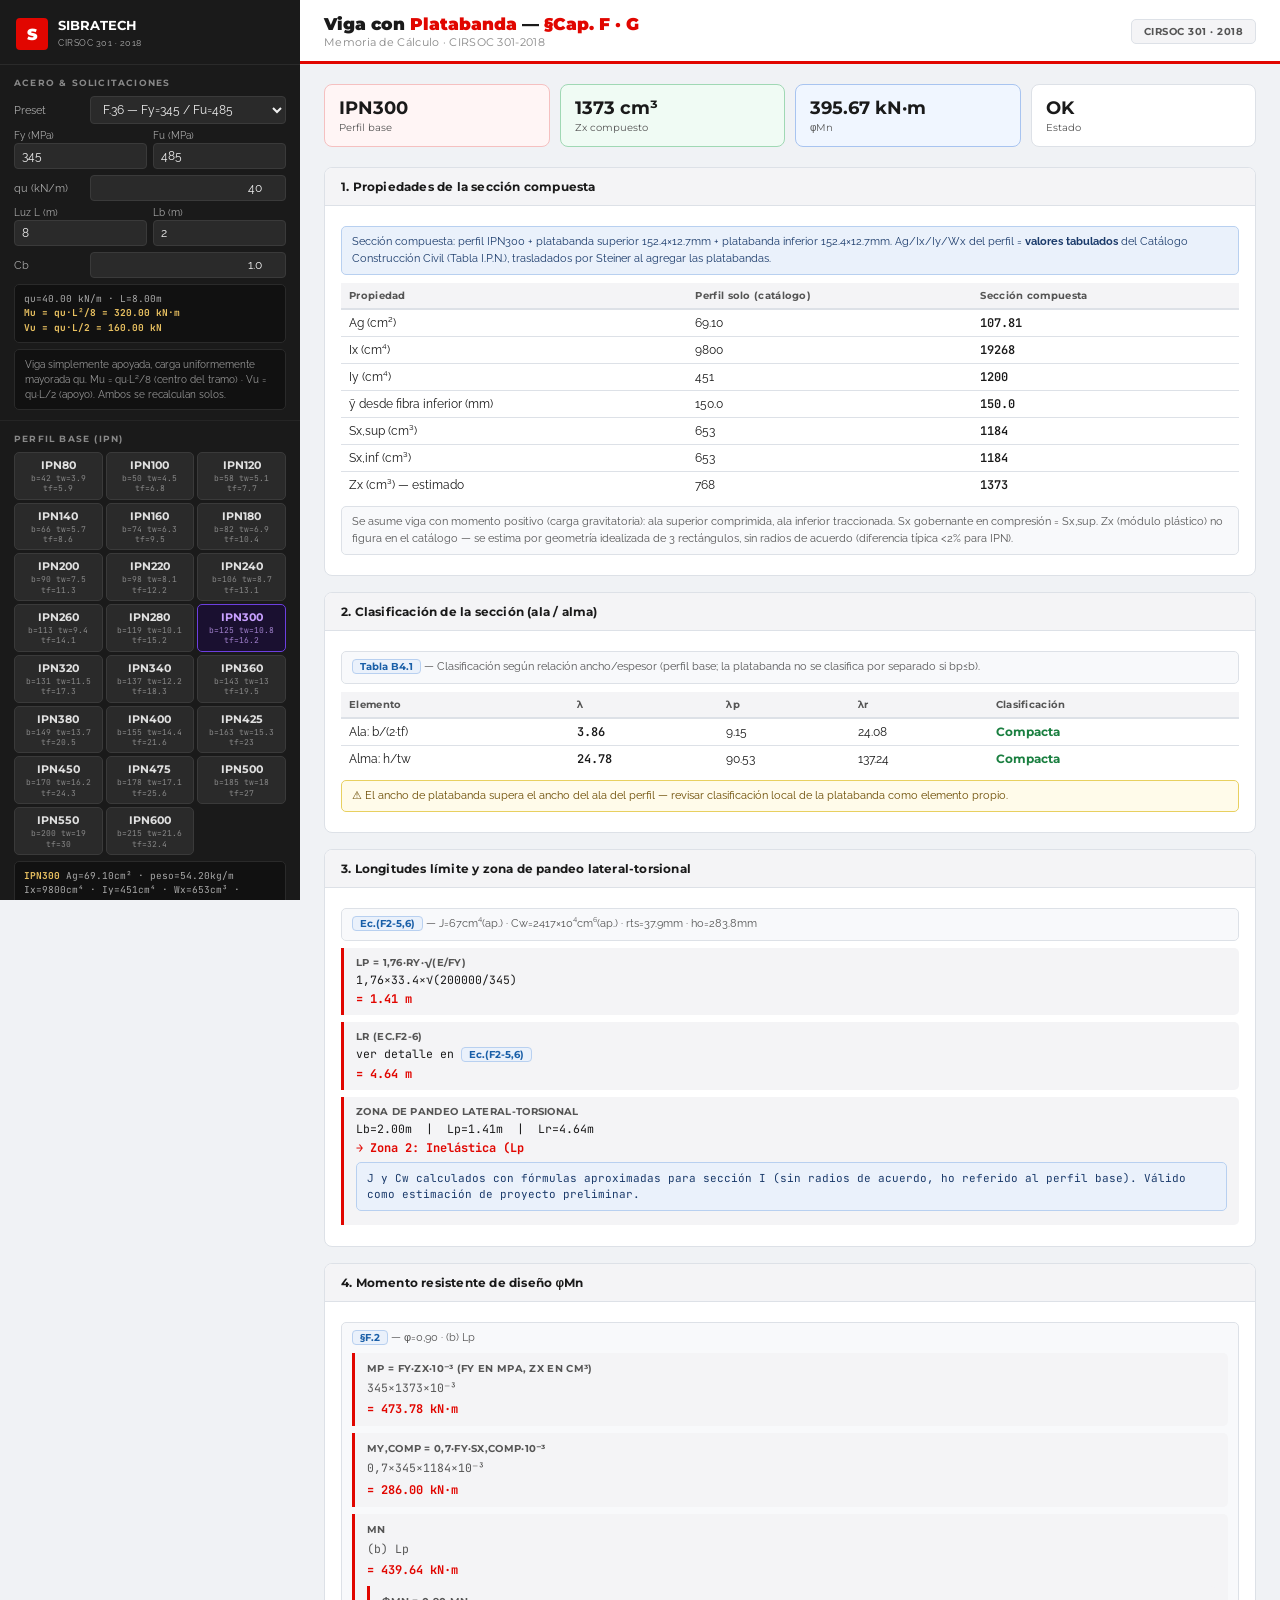
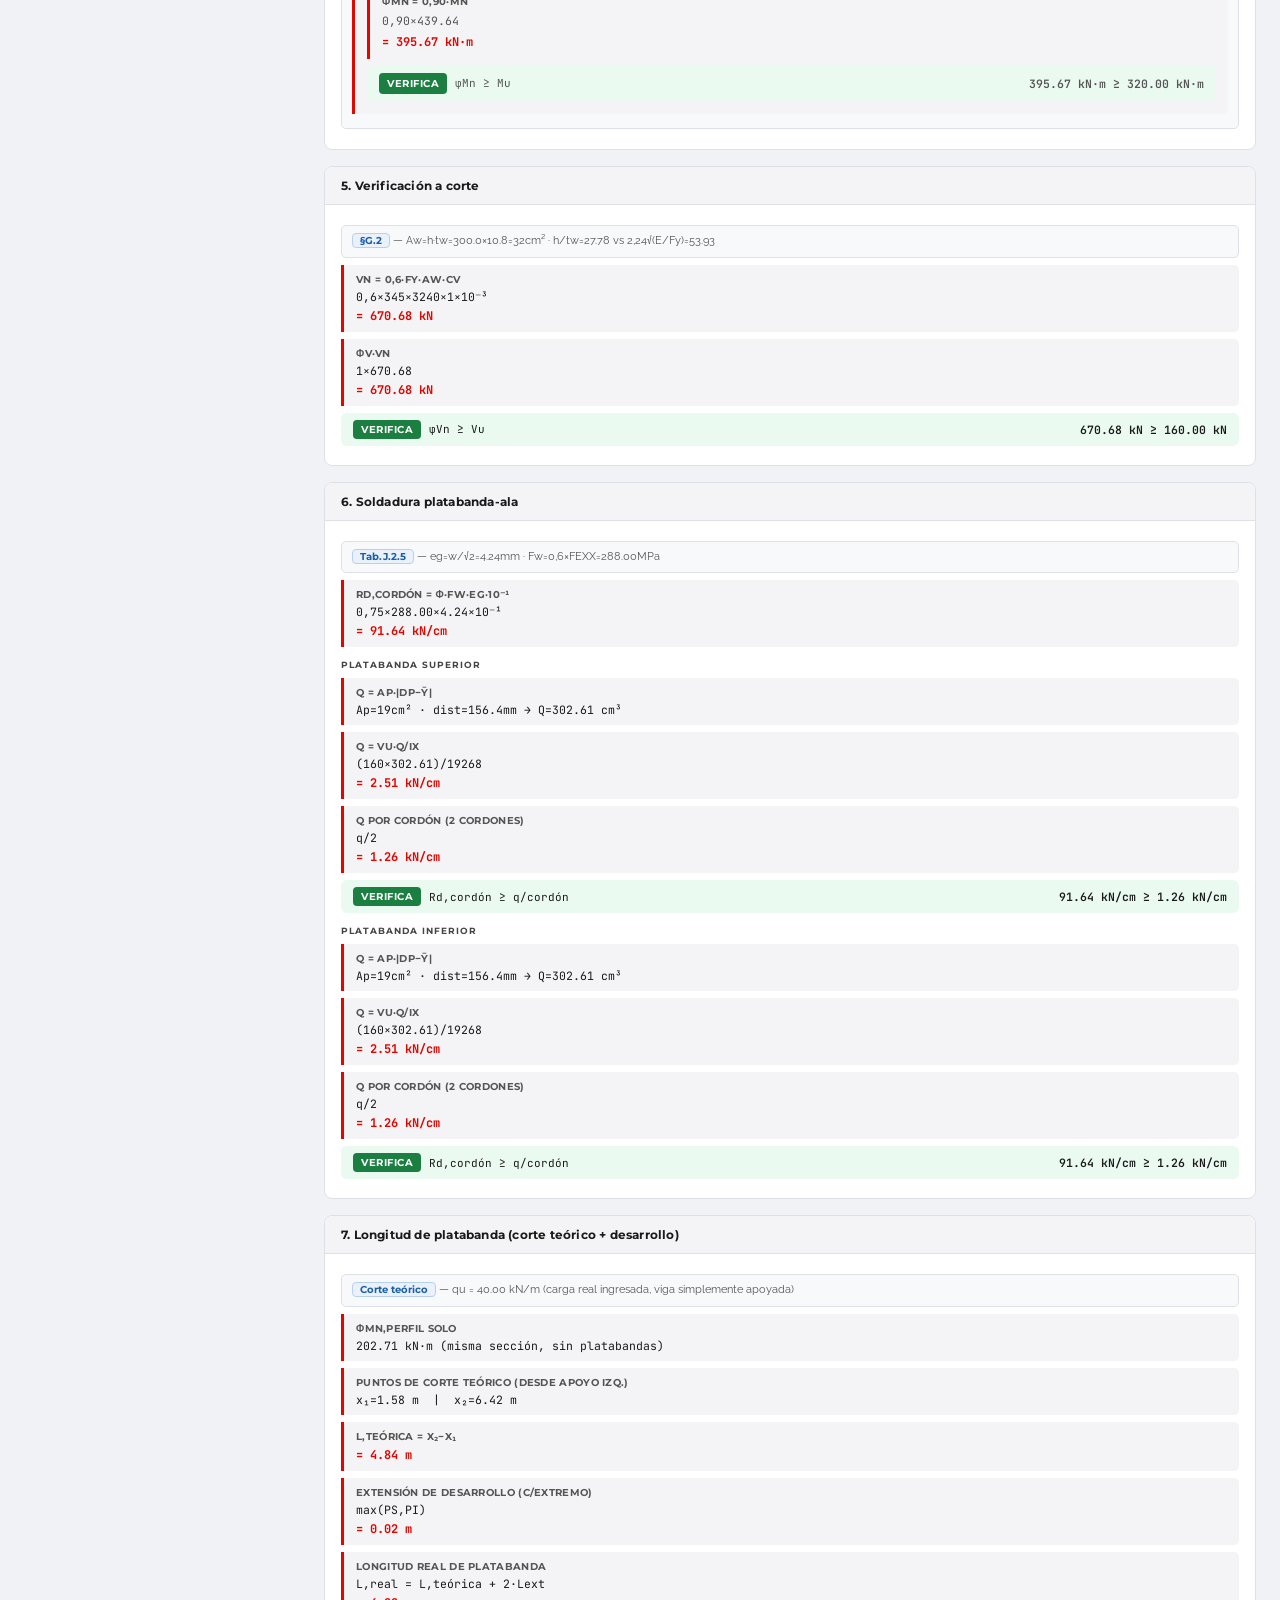
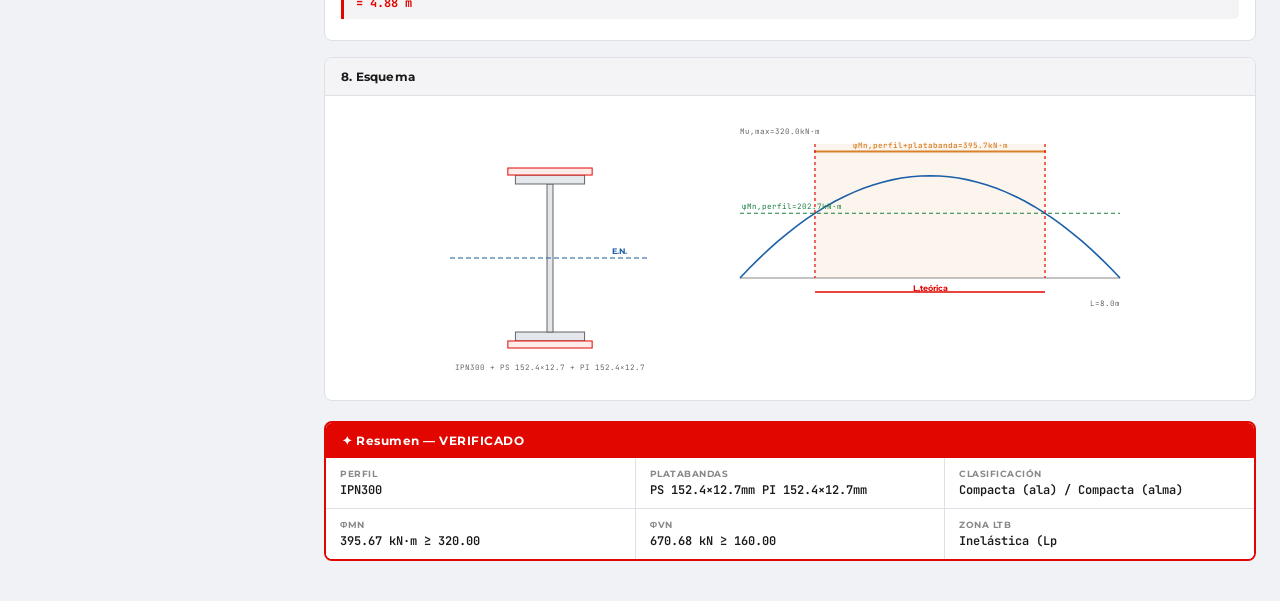
<file: ejercicios/vigaplatabanda/index.html>
<!DOCTYPE html>
<html lang="es">
<head>
<meta charset="UTF-8">
<meta name="viewport" content="width=device-width, initial-scale=1.0">
<title>Viga con Platabanda — CIRSOC 301·2018 | Sibratech</title>
<link rel="preconnect" href="https://fonts.googleapis.com">
<link href="https://fonts.googleapis.com/css2?family=Montserrat:wght@400;600;700;900&family=Raleway:wght@400;600&family=JetBrains+Mono:wght@400;600&display=swap" rel="stylesheet">
<style>
/* ── Variables ──────────────────────────────────────────── */
:root {
  --red:#E10600; --red-bg:#fff0f0; --red-dk:#b80400;
  --ok:#1a7f40; --ok-bg:#eafaf1;
  --fail:#c0392b; --fail-bg:#fdecea;
  --blue:#1a5fa8; --blue-bg:#eaf1fb;
  --grey:#f4f4f6; --border:#dde1e7;
  --text:#1a1a1a; --text2:#555;
  --sidebar-w:300px;
  --font-head:'Montserrat',sans-serif;
  --font-body:'Raleway',sans-serif;
  --font-mono:'JetBrains Mono',monospace;
}

/* ── Reset & Base ───────────────────────────────────────── */
*, *::before, *::after { box-sizing: border-box; margin:0; padding:0; }
body { font-family:var(--font-body); background:#f0f2f5; color:var(--text); font-size:13px; }
h1,h2,h3,h4,h5 { font-family:var(--font-head); }
input,select,button { font-family:inherit; font-size:12px; }

/* ── Layout ─────────────────────────────────────────────── */
.app { display:flex; min-height:100vh; }

/* ── Sidebar ────────────────────────────────────────────── */
.sidebar {
  width:var(--sidebar-w); min-width:var(--sidebar-w);
  background:#1a1a1a; color:#f0f0f0;
  display:flex; flex-direction:column;
  position:sticky; top:0; height:100vh; overflow-y:auto;
  scrollbar-width:thin; scrollbar-color:#444 #1a1a1a;
}
.sidebar::-webkit-scrollbar { width:5px; }
.sidebar::-webkit-scrollbar-thumb { background:#444; border-radius:3px; }

.sb-logo {
  padding:18px 16px 14px;
  border-bottom:1px solid #2a2a2a;
  display:flex; align-items:center; gap:10px;
}
.sb-logo .logo-mark {
  width:32px; height:32px; background:var(--red);
  border-radius:4px; display:flex; align-items:center; justify-content:center;
  font-family:var(--font-head); font-weight:900; font-size:16px; color:#fff;
  flex-shrink:0;
}
.sb-logo .logo-text { line-height:1.2; }
.sb-logo .logo-text b { font-family:var(--font-head); font-size:13px; font-weight:700; color:#fff; display:block; }
.sb-logo .logo-text span { font-size:9px; color:#aaa; letter-spacing:.5px; }

.sb-section {
  padding:12px 14px 10px;
  border-bottom:1px solid #252525;
}
.sb-section-title {
  font-family:var(--font-head); font-size:9px; font-weight:700;
  letter-spacing:1.2px; text-transform:uppercase; color:#888;
  margin-bottom:8px;
}

/* inputs */
.sb-row { display:flex; gap:6px; align-items:center; margin-bottom:6px; }
.sb-row label { font-size:11px; color:#aaa; min-width:70px; flex-shrink:0; }
.sb-row input, .sb-row select {
  flex:1; background:#2a2a2a; border:1px solid #3a3a3a;
  color:#f0f0f0; border-radius:4px; padding:5px 8px;
  outline:none; min-width:0;
}
.sb-row input:focus, .sb-row select:focus { border-color:var(--red); }
.sb-row input[type=number] { text-align:right; }
.sb-row select option { background:#2a2a2a; }

.sb-two { display:grid; grid-template-columns:1fr 1fr; gap:6px; margin-bottom:6px; }
.sb-two label { font-size:10px; color:#aaa; display:block; margin-bottom:2px; }
.sb-two input, .sb-two select {
  width:100%; background:#2a2a2a; border:1px solid #3a3a3a;
  color:#f0f0f0; border-radius:4px; padding:5px 7px; outline:none;
}
.sb-two input:focus, .sb-two select:focus { border-color:var(--red); }

/* ── Perfil / chip selectors (reuso patrón bulones) ───────── */
.bul-grid { display:grid; grid-template-columns:repeat(3,1fr); gap:3px; margin-bottom:6px; }
.bchip {
  background:#2a2a2a; border:1.5px solid #3a3a3a; border-radius:5px;
  padding:5px 4px; cursor:pointer; text-align:center;
  transition:all .12s; overflow:hidden;
}
.bchip:hover { border-color:#888; }
.bchip.sel { background:#1a1030; border-color:#6c3fe0; }
.bchip .bd { font-family:var(--font-head); font-size:11px; font-weight:700; color:#e0e0e0; margin-bottom:1px; }
.bchip.sel .bd { color:#c8a0ff; }
.bchip .bs { font-family:var(--font-mono); font-size:8px; color:#888; line-height:1.3; }
.bchip.sel .bs { color:#a080cc; }

.bul-info-box {
  background:#111; border:1px solid #2a2a2a; border-radius:5px;
  padding:7px 9px; font-family:var(--font-mono); font-size:9.5px;
  color:#aaa; line-height:1.5; margin-bottom:6px;
}
.bul-info-box strong { color:#e8c060; }

.pb-toggle {
  display:flex; align-items:center; gap:6px; margin-bottom:8px;
  font-size:10.5px; color:#ccc;
}
.pb-toggle input { accent-color:var(--red); }

/* ── Platabanda: selector por catálogo (mismo patrón que planchuelas) ───── */
.planch-block { margin-bottom:8px; }
.planch-block .pb-label {
  font-size:10px; color:#bbb; margin-bottom:5px;
  display:flex; align-items:center; justify-content:space-between;
}
.planch-block .pb-ag {
  font-family:var(--font-mono); font-size:10px; color:#e8c060;
  background:#2a2400; border-radius:3px; padding:1px 6px;
}
.chip-row { display:flex; flex-wrap:wrap; gap:3px; margin-bottom:4px; }
.pchip {
  font-family:var(--font-head); font-size:10px; font-weight:600;
  background:#2a2a2a; border:1.5px solid #3a3a3a; border-radius:5px;
  padding:3px 7px; cursor:pointer; color:#ccc; line-height:1.2;
  transition:all .12s;
}
.pchip .pp { font-size:8px; font-weight:400; color:#888; font-family:var(--font-mono); }
.pchip:hover { border-color:#888; color:#fff; }
.pchip.sel { background:var(--red); border-color:var(--red); color:#fff; }
.pchip.sel .pp { color:rgba(255,255,255,.7); }
.planch-info {
  font-family:var(--font-mono); font-size:9.5px; color:#aaa;
  background:#111; border-radius:4px; padding:4px 8px;
  border:1px solid #2a2a2a; margin-bottom:8px; line-height:1.5;
}
.planch-info strong { color:#e8c060; }

/* ── Calc button ────────────────────────────────────────── */
.btn-calc {
  width:100%; background:var(--red); color:#fff; border:none;
  border-radius:6px; padding:10px; font-family:var(--font-head);
  font-size:12px; font-weight:700; letter-spacing:.5px; cursor:pointer;
  transition:background .15s;
}
.btn-calc:hover { background:var(--red-dk); }

/* ── Main content ───────────────────────────────────────── */
.main { flex:1; display:flex; flex-direction:column; min-width:0; }

.topbar {
  background:#fff; border-bottom:3px solid var(--red);
  padding:14px 24px 12px; display:flex; align-items:center; gap:16px;
}
.topbar h1 { font-size:17px; font-weight:900; color:var(--text); }
.topbar h1 span { color:var(--red); }
.topbar .sub { font-size:11px; color:#888; font-family:var(--font-head);
  letter-spacing:.3px; margin-top:1px; }
.topbar .badge {
  margin-left:auto; background:var(--grey); border:1px solid var(--border);
  border-radius:5px; padding:5px 12px; font-family:var(--font-head);
  font-size:10px; font-weight:700; color:#555; letter-spacing:.5px;
}

.tab-pane { padding:20px 24px 40px; }

/* ── KPI row ────────────────────────────────────────────── */
.kpi-row { display:grid; grid-template-columns:repeat(4,1fr); gap:10px; margin-bottom:20px; }
.kpi { border-radius:8px; padding:12px 14px; border:1px solid var(--border); }
.kpi.cr { background:#fff5f5; border-color:#f5c0c0; }
.kpi.cok { background:#f0fbf4; border-color:#a0d8b4; }
.kpi.cb { background:#f0f6ff; border-color:#a8c4f0; }
.kpi.cw { background:#fff; }
.kpi-val { font-family:var(--font-head); font-size:18px; font-weight:700; color:var(--text); }
.kpi-lbl { font-size:10px; color:var(--text2); margin-top:2px; font-family:var(--font-head); }

/* ── Card ───────────────────────────────────────────────── */
.card {
  background:#fff; border-radius:8px; border:1px solid var(--border);
  margin-bottom:16px; overflow:hidden;
}
.card-head {
  padding:11px 16px; border-bottom:1px solid var(--border);
  display:flex; align-items:center; gap:8px;
  background:var(--grey);
}
.card-head h3 {
  font-size:12px; font-weight:700; color:var(--text);
  letter-spacing:.2px; font-family:var(--font-head);
}
.card-body { padding:14px 16px; }

/* ── Tables ─────────────────────────────────────────────── */
table { width:100%; border-collapse:collapse; font-size:12px; margin:8px 0; }
th { background:var(--grey); font-family:var(--font-head); font-size:10px;
  font-weight:700; letter-spacing:.3px; padding:6px 8px; text-align:left;
  border-bottom:2px solid var(--border); color:var(--text2); }
td { padding:5px 8px; border-bottom:1px solid var(--border); color:var(--text); }
tr:last-child td { border-bottom:none; }
td.hi { font-family:var(--font-mono); font-weight:600; color:var(--text); }
td.ok2 { color:var(--ok); font-weight:700; font-family:var(--font-head); }
td.fail2 { color:var(--fail); font-weight:700; font-family:var(--font-head); }

/* ── Formula blocks ─────────────────────────────────────── */
.fm {
  background:var(--grey); border-left:3px solid var(--red);
  border-radius:0 5px 5px 0; padding:8px 12px; margin:7px 0;
  font-family:var(--font-mono); font-size:11.5px;
}
.fm-lbl { font-family:var(--font-head); font-size:10px; font-weight:700;
  color:var(--text2); margin-bottom:3px; text-transform:uppercase; letter-spacing:.3px; }
.fm-res { color:var(--red); font-weight:700; margin-top:4px; font-size:12px; }

/* ── Verification badges ─────────────────────────────────── */
.vr {
  display:flex; align-items:center; gap:8px;
  padding:7px 12px; border-radius:6px; margin:5px 0; font-size:11.5px;
}
.vr.ok { background:var(--ok-bg); }
.vr.fail { background:var(--fail-bg); }
.vb { font-family:var(--font-head); font-size:10px; font-weight:700;
  letter-spacing:.5px; padding:3px 8px; border-radius:4px; flex-shrink:0; }
.vb.ok { background:var(--ok); color:#fff; }
.vb.fail { background:var(--fail); color:#fff; }
.vr-txt { font-family:var(--font-mono); font-size:11px; flex:1; }
.vr-val { font-family:var(--font-mono); font-weight:600; font-size:11.5px; margin-left:auto; }

/* ── Notes ──────────────────────────────────────────────── */
.nota {
  background:#f8f9fb; border:1px solid var(--border);
  border-radius:5px; padding:7px 10px; margin:6px 0;
  font-size:11px; color:var(--text2); line-height:1.5;
}
.nota.blue { background:var(--blue-bg); border-color:#b8d0f0; color:#1a3a6a; }
.nota.warn { background:#fffbea; border-color:#e8d060; color:#6a4a00; }

/* ── Summary ────────────────────────────────────────────── */
.summ {
  background:#fff; border-radius:8px; border:2px solid var(--red);
  margin-top:20px; overflow:hidden;
}
.summ h3 {
  background:var(--red); color:#fff; font-family:var(--font-head);
  font-size:12px; font-weight:700; letter-spacing:.5px; padding:10px 16px;
}
.summ-grid {
  display:grid; grid-template-columns:repeat(3,1fr); gap:1px;
  background:var(--border);
}
.summ-grid > div { background:#fff; padding:10px 14px; }
.si-lbl { font-family:var(--font-head); font-size:9px; font-weight:700;
  color:#888; text-transform:uppercase; letter-spacing:.5px; margin-bottom:3px; }
.si-val { font-family:var(--font-mono); font-size:12px; font-weight:600; color:var(--text); }

/* ── Drawing ────────────────────────────────────────────── */
.drawing { text-align:center; padding:8px 0; overflow-x:auto; }

/* ── Modal ──────────────────────────────────────────────── */
.modal-overlay {
  display:none; position:fixed; inset:0; background:rgba(0,0,0,.55);
  z-index:1000; align-items:center; justify-content:center;
}
.modal-overlay.show { display:flex; }
.modal-box {
  background:#fff; border-radius:10px; width:min(680px,94vw);
  max-height:88vh; overflow-y:auto; box-shadow:0 24px 60px rgba(0,0,0,.25);
}
.modal-hdr {
  display:flex; align-items:center; gap:10px; padding:14px 18px;
  border-bottom:1px solid var(--border); position:sticky; top:0; background:#fff;
}
.modal-hdr .mbadge {
  background:var(--red); color:#fff; font-family:var(--font-head);
  font-size:11px; font-weight:700; padding:4px 10px; border-radius:4px;
}
.modal-hdr .mtitle { font-size:14px; font-weight:700; font-family:var(--font-head); }
.modal-hdr button { margin-left:auto; background:none; border:none; cursor:pointer;
  font-size:20px; color:#888; line-height:1; }
.modal-content { padding:16px 18px; font-size:12px; line-height:1.6; }
.modal-form {
  background:#f4f6f9; border-radius:5px; padding:12px 14px;
  font-family:var(--font-mono); font-size:11px; white-space:pre; margin:10px 0;
  border-left:3px solid var(--blue); overflow-x:auto;
}
.modal-note {
  background:#fffce8; border:1px solid #e8d870; border-radius:5px;
  padding:8px 12px; margin:10px 0; font-size:11px; color:#5a4800;
}
.modal-note.blue { background:var(--blue-bg); border-color:#b0ccf0; color:#1a3a6a; }
.modal-table { border-collapse:collapse; width:100%; font-size:11.5px; margin:10px 0; }
.modal-table th, .modal-table td { border:1px solid var(--border); padding:5px 8px; }
.modal-table th { background:var(--grey); font-family:var(--font-head); font-size:10px;
  font-weight:700; letter-spacing:.3px; }

/* norm badge buttons */
.nb {
  display:inline-flex; align-items:center; background:var(--blue-bg);
  border:1px solid #b8d0f0; border-radius:4px; padding:1px 7px;
  font-family:var(--font-head); font-size:9.5px; font-weight:700; color:var(--blue);
  cursor:pointer; text-decoration:none; white-space:nowrap; transition:all .12s;
}
.nb:hover { background:var(--blue); color:#fff; border-color:var(--blue); }

/* ── Responsive ─────────────────────────────────────────── */
@media(max-width:900px){
  .app { flex-direction:column; }
  .sidebar { width:100%; height:auto; position:static; }
  .kpi-row { grid-template-columns:repeat(2,1fr); }
  .summ-grid { grid-template-columns:repeat(2,1fr); }
}
</style>
</head>
<body>

<!-- ═══════════════════════════════════════════════════════ -->
<!--  MODAL overlay                                         -->
<!-- ═══════════════════════════════════════════════════════ -->
<div class="modal-overlay" id="modal-overlay" onclick="closeModal(event)">
  <div class="modal-box">
    <div class="modal-hdr">
      <span class="mbadge" id="m-badge"></span>
      <span class="mtitle" id="m-title"></span>
      <button onclick="closeModalDirect()">✕</button>
    </div>
    <div class="modal-content" id="m-body"></div>
  </div>
</div>

<!-- ═══════════════════════════════════════════════════════ -->
<!--  APP                                                   -->
<!-- ═══════════════════════════════════════════════════════ -->
<div class="app">

<!-- ─────────────────── SIDEBAR ──────────────────────── -->
<aside class="sidebar">

  <!-- Logo -->
  <div class="sb-logo">
    <div class="logo-mark">S</div>
    <div class="logo-text">
      <b>SIBRATECH</b>
      <span>CIRSOC 301 · 2018</span>
    </div>
  </div>

  <!-- Acero & Solicitaciones -->
  <div class="sb-section">
    <div class="sb-section-title">Acero & Solicitaciones</div>
    <div class="sb-row">
      <label>Preset</label>
      <select id="acero_std" onchange="applyAcero()">
        <option value="F24">F.24 — Fy=235 / Fu=370</option>
        <option value="F26">F.26 — Fy=250 / Fu=400</option>
        <option value="F36" selected>F.36 — Fy=345 / Fu=485</option>
        <option value="A572">A572 — Fy=345 / Fu=448</option>
        <option value="custom">Personalizado</option>
      </select>
    </div>
    <div class="sb-two">
      <div><label>Fy (MPa)</label><input type="number" id="Fy" value="345" oninput="recalc()"></div>
      <div><label>Fu (MPa)</label><input type="number" id="Fu" value="485" oninput="recalc()"></div>
    </div>
    <div class="sb-row">
      <label>qu (kN/m)</label>
      <input type="number" id="qu" value="40" step="0.5" oninput="recalc()">
    </div>
    <div class="sb-two">
      <div><label>Luz L (m)</label><input type="number" id="Lm" value="8" step="0.1" oninput="recalc()"></div>
      <div><label>Lb (m)</label><input type="number" id="Lb_m" value="2" step="0.1" oninput="recalc()"></div>
    </div>
    <div class="sb-row">
      <label>Cb</label>
      <input type="number" id="Cb" value="1.0" step="0.05" oninput="recalc()">
    </div>
    <div id="cargaDerivada" class="bul-info-box" style="margin-top:2px">Mu = — kN·m · Vu = — kN</div>
    <div class="nota" style="background:#111;border-color:#2a2a2a;color:#999;font-size:10px;margin:0">
      Viga simplemente apoyada, carga uniformemente mayorada qu. Mu = qu·L²/8 (centro del tramo) · Vu = qu·L/2 (apoyo). Ambos se recalculan solos.
    </div>
  </div>

  <!-- Perfil base -->
  <div class="sb-section">
    <div class="sb-section-title">Perfil Base (IPN)</div>
    <div class="bul-grid" id="ipn-chips"></div>
    <div class="bul-info-box" id="ipn-info">Seleccione un perfil</div>
  </div>

  <!-- Platabanda superior -->
  <div class="sb-section">
    <div class="sb-section-title">Platabanda Superior (Acindar)</div>
    <label class="pb-toggle"><input type="checkbox" id="hasPS" checked onchange="recalc()"> Tiene platabanda superior</label>
    <div class="planch-info" id="ps-info">Ag = — cm²</div>
    <div class="planch-block">
      <div class="pb-label"><span>① Ancho</span><span class="pb-ag" id="ps-ag-badge">—</span></div>
      <div class="chip-row" id="ps-anchos"></div>
    </div>
    <div class="planch-block">
      <div class="pb-label"><span>② Espesor</span></div>
      <div class="chip-row" id="ps-esps"></div>
    </div>
  </div>

  <!-- Platabanda inferior -->
  <div class="sb-section">
    <div class="sb-section-title">Platabanda Inferior (Acindar)</div>
    <label class="pb-toggle"><input type="checkbox" id="hasPI" checked onchange="recalc()"> Tiene platabanda inferior</label>
    <div class="planch-info" id="pi-info">Ag = — cm²</div>
    <div class="planch-block">
      <div class="pb-label"><span>① Ancho</span><span class="pb-ag" id="pi-ag-badge">—</span></div>
      <div class="chip-row" id="pi-anchos"></div>
    </div>
    <div class="planch-block">
      <div class="pb-label"><span>② Espesor</span></div>
      <div class="chip-row" id="pi-esps"></div>
    </div>
  </div>

  <!-- Soldadura -->
  <div class="sb-section">
    <div class="sb-section-title">Soldadura Platabanda-Ala</div>
    <div class="sb-two">
      <div><label>FEXX (MPa)</label><input type="number" id="Feex" value="480" oninput="recalc()"></div>
      <div><label>w garganta (mm)</label><input type="number" id="w_mm" value="6" oninput="recalc()"></div>
    </div>
    <div class="nota" style="background:#111;border-color:#2a2a2a;color:#999;font-size:10px;margin:0">
      2 cordones continuos, uno a cada lado del ala, a lo largo de toda la platabanda.
    </div>
  </div>

  <div class="sb-section">
    <button class="btn-calc" onclick="recalc()">⟳ Recalcular Todo</button>
  </div>

</aside>
<!-- ──────────────────────────────────────────────────────── -->

<!-- ─────────────────── MAIN ─────────────────────────── -->
<main class="main">

  <div class="topbar">
    <div>
      <h1>Viga con <span>Platabanda</span> — <span>§Cap. F · G</span></h1>
      <div class="sub">Memoria de Cálculo · CIRSOC 301-2018</div>
    </div>
    <div class="badge">CIRSOC 301 · 2018</div>
  </div>

  <div class="tab-pane" id="tabA">
    <div class="kpi-row" id="kA"></div>

    <div class="card">
      <div class="card-head"><h3>1. Propiedades de la sección compuesta</h3></div>
      <div class="card-body" id="c1"></div>
    </div>
    <div class="card">
      <div class="card-head"><h3>2. Clasificación de la sección (ala / alma)</h3></div>
      <div class="card-body" id="c2"></div>
    </div>
    <div class="card">
      <div class="card-head"><h3>3. Longitudes límite y zona de pandeo lateral-torsional</h3></div>
      <div class="card-body" id="c3"></div>
    </div>
    <div class="card">
      <div class="card-head"><h3>4. Momento resistente de diseño φMn</h3></div>
      <div class="card-body" id="c4"></div>
    </div>
    <div class="card">
      <div class="card-head"><h3>5. Verificación a corte</h3></div>
      <div class="card-body" id="c5"></div>
    </div>
    <div class="card">
      <div class="card-head"><h3>6. Soldadura platabanda-ala</h3></div>
      <div class="card-body" id="c6"></div>
    </div>
    <div class="card">
      <div class="card-head"><h3>7. Longitud de platabanda (corte teórico + desarrollo)</h3></div>
      <div class="card-body" id="c7"></div>
    </div>
    <div class="card">
      <div class="card-head"><h3>8. Esquema</h3></div>
      <div class="card-body" id="c8"></div>
    </div>
    <div class="summ" id="sA"></div>
  </div>

</main>
<!-- ──────────────────────────────────────────────────────── -->
</div><!-- .app -->

<script>
// ================================================================
// DATOS — Perfiles I.P.N. — Catálogo Construcción Civil (Acindar/IRAM)
// Tabla "Perfil normal doble T", pág.24 — IRAM-IAS U500-511/08
// [h_mm, b_mm, tw(s)_mm, tf(t)_mm, Ag_cm2, peso_kg/m, Ix_cm4, Iy_cm4, Wx_cm3, Wy_cm3]
// Ag, Ix, Iy, Wx, Wy y peso son los valores TABULADOS oficiales del catálogo.
// Zx (módulo plástico) y J (torsión) no figuran en el catálogo: se estiman
// por geometría idealizada (3 rectángulos, sin radios de acuerdo) — ver notas.
// ================================================================
var IPN = [
  [80,42,3.9,5.9, 7.6,5.9, 77.8,6.29, 19.5,3.0],
  [100,50,4.5,6.8, 10.6,8.3, 171,12.2, 34.2,4.88],
  [120,58,5.1,7.7, 14.2,11.2, 328,21.5, 54.7,7.41],
  [140,66,5.7,8.6, 18.3,14.3, 573,35.2, 81.9,10.7],
  [160,74,6.3,9.5, 22.8,17.9, 935,54.7, 117,14.8],
  [180,82,6.9,10.4, 27.9,21.9, 1450,81.3, 161,19.8],
  [200,90,7.5,11.3, 33.5,26.2, 2140,117, 214,26.0],
  [220,98,8.1,12.2, 39.6,31.1, 3060,162, 278,33.1],
  [240,106,8.7,13.1, 46.1,36.2, 4250,221, 354,41.7],
  [260,113,9.4,14.1, 53.3,41.9, 5740,288, 442,51.0],
  [280,119,10.1,15.2, 61.0,47.9, 7590,364, 542,61.2],
  [300,125,10.8,16.2, 69.1,54.2, 9800,451, 653,72.2],
  [320,131,11.5,17.3, 77.7,61.0, 12510,555, 782,84.7],
  [340,137,12.2,18.3, 86.7,68.0, 15700,674, 923,98.4],
  [360,143,13.0,19.5, 97,76.0, 19610,818, 1090,114.4],
  [380,149,13.7,20.5, 107,84.0, 24010,975, 1260,130.9],
  [400,155,14.4,21.6, 118,92.4, 29210,1160, 1460,149.7],
  [425,163,15.3,23.0, 132,104, 36970,1440, 1740,176.7],
  [450,170,16.2,24.3, 147,115, 45850,1730, 2040,203.5],
  [475,178,17.1,25.6, 163,128, 56480,2090, 2380,234.8],
  [500,185,18.0,27.0, 179,141, 68740,2480, 2750,268.1],
  [550,200,19.0,30.0, 212,166, 99180,3490, 3610,349.0],
  [600,215,21.6,32.4, 254,199, 139000,4670, 4630,434.4]
];
var E_ACERO = 200000; // MPa

var ACEROS = {F24:[235,370],F26:[250,400],F36:[345,485],A572:[345,448]};

// ================================================================
// DATOS — Planchuelas Acindar (mismo catálogo que ejercicio de Tracción)
// [ancho_mm, espesor_mm, label_in, peso_kgm]
// ================================================================
var PLANCH = [
  [12.7,3.2,'1/2"x1/8"',0.32],[12.7,4.8,'1/2"x3/16"',0.48],[12.7,6.4,'1/2"x1/4"',0.64],
  [15.9,3.2,'5/8"x1/8"',0.40],[15.9,4.8,'5/8"x3/16"',0.60],[15.9,6.4,'5/8"x1/4"',0.79],
  [19.0,3.2,'3/4"x1/8"',0.48],[19.0,4.8,'3/4"x3/16"',0.72],[19.0,6.4,'3/4"x1/4"',0.95],[19.0,7.94,'3/4"x5/16"',1.18],[19.0,9.5,'3/4"x3/8"',1.42],
  [22.2,3.2,'7/8"x1/8"',0.56],[22.2,4.8,'7/8"x3/16"',0.84],[22.2,6.4,'7/8"x1/4"',1.12],[22.2,7.94,'7/8"x5/16"',1.38],
  [25.4,3.2,'1"x1/8"',0.64],[25.4,4.8,'1"x3/16"',0.96],[25.4,6.4,'1"x1/4"',1.28],[25.4,7.94,'1"x5/16"',1.58],[25.4,9.5,'1"x3/8"',1.89],[25.4,12.7,'1"x1/2"',2.53],
  [31.8,3.2,'1 1/4"x1/8"',0.80],[31.8,4.8,'1 1/4"x3/16"',1.20],[31.8,6.4,'1 1/4"x1/4"',1.60],[31.8,7.94,'1 1/4"x5/16"',1.97],[31.8,9.5,'1 1/4"x3/8"',2.37],[31.8,12.7,'1 1/4"x1/2"',3.17],
  [38.1,3.2,'1 1/2"x1/8"',0.96],[38.1,4.8,'1 1/2"x3/16"',1.44],[38.1,6.4,'1 1/2"x1/4"',1.91],[38.1,7.94,'1 1/2"x5/16"',2.36],[38.1,9.5,'1 1/2"x3/8"',2.84],[38.1,12.7,'1 1/2"x1/2"',3.80],
  [44.5,3.2,'1 3/4"x1/8"',1.12],[44.5,4.8,'1 3/4"x3/16"',1.68],[44.5,6.4,'1 3/4"x1/4"',2.24],[44.5,7.94,'1 3/4"x5/16"',2.76],[44.5,9.5,'1 3/4"x3/8"',3.32],[44.5,12.7,'1 3/4"x1/2"',4.44],
  [50.8,3.2,'2"x1/8"',1.28],[50.8,4.8,'2"x3/16"',1.91],[50.8,6.4,'2"x1/4"',2.55],[50.8,7.94,'2"x5/16"',3.15],[50.8,9.5,'2"x3/8"',3.79],[50.8,12.7,'2"x1/2"',5.06],[50.8,19.0,'2"x3/4"',6.34],[50.8,25.4,'2"x1"',7.58],
  [57.2,3.2,'2 1/4"x1/8"',1.44],[57.2,4.8,'2 1/4"x3/16"',2.16],[57.2,6.4,'2 1/4"x1/4"',2.87],[57.2,7.94,'2 1/4"x5/16"',3.55],[57.2,9.5,'2 1/4"x3/8"',4.74],[57.2,12.7,'2 1/4"x1/2"',6.33],[57.2,19.0,'2 1/4"x3/4"',7.93],
  [63.5,3.2,'2 1/2"x1/8"',1.60],[63.5,4.8,'2 1/2"x3/16"',2.39],[63.5,6.4,'2 1/2"x1/4"',3.19],[63.5,7.94,'2 1/2"x5/16"',3.94],[63.5,9.5,'2 1/2"x3/8"',4.73],[63.5,12.7,'2 1/2"x1/2"',5.68],[63.5,19.0,'2 1/2"x3/4"',7.60],
  [76.2,3.2,'3"x1/8"',1.91],[76.2,4.8,'3"x3/16"',2.87],[76.2,6.4,'3"x1/4"',3.83],[76.2,7.94,'3"x5/16"',4.73],[76.2,9.5,'3"x3/8"',5.42],[76.2,12.7,'3"x1/2"',7.21],
  [88.9,3.2,'3 1/2"x1/8"',2.23],[88.9,4.8,'3 1/2"x3/16"',3.35],[88.9,6.4,'3 1/2"x1/4"',4.47],[88.9,7.94,'3 1/2"x5/16"',5.51],[88.9,9.5,'3 1/2"x3/8"',6.62],
  [101.6,3.2,'4"x1/8"',2.55],[101.6,4.8,'4"x3/16"',3.83],[101.6,6.4,'4"x1/4"',5.10],[101.6,7.94,'4"x5/16"',6.30],[101.6,9.5,'4"x3/8"',7.58],[101.6,12.7,'4"x1/2"',10.13],[101.6,15.88,'4"x5/8"',12.68],[101.6,19.0,'4"x3/4"',15.15],[101.6,25.4,'4"x1"',20.26],
  [127.0,3.2,'5"x1/8"',3.19],[127.0,4.8,'5"x3/16"',4.79],[127.0,6.4,'5"x1/4"',6.38],[127.0,7.94,'5"x5/16"',7.88],[127.0,9.5,'5"x3/8"',9.47],[127.0,12.7,'5"x1/2"',12.66],[127.0,15.88,'5"x5/8"',15.85],[127.0,19.0,'5"x3/4"',18.94],[127.0,25.4,'5"x1"',25.32],
  [152.4,3.2,'6"x1/8"',3.82],[152.4,4.8,'6"x3/16"',5.73],[152.4,6.4,'6"x1/4"',7.64],[152.4,7.94,'6"x5/16"',9.45],[152.4,9.5,'6"x3/8"',11.37],[152.4,12.7,'6"x1/2"',15.19],[152.4,19.0,'6"x3/4"',19.02],[152.4,25.4,'6"x1"',30.39]
];
var ANCHOS = [[12.7,'½"'],[15.9,'⅝"'],[19.0,'¾"'],[22.2,'⅞"'],[25.4,'1"'],[31.8,'1¼"'],[38.1,'1½"'],[44.5,'1¾"'],[50.8,'2"'],[57.2,'2¼"'],[63.5,'2½"'],[76.2,'3"'],[88.9,'3½"'],[101.6,'4"'],[127.0,'5"'],[152.4,'6"']];
var ESPS = [[3.2,'1/8"'],[4.8,'3/16"'],[6.4,'1/4"'],[7.94,'5/16"'],[9.5,'3/8"'],[12.7,'1/2"'],[15.88,'5/8"'],[19.0,'3/4"'],[25.4,'1"']];

function espsParaAncho(a) {
  var esps = [];
  for (var i=0; i<PLANCH.length; i++) {
    if (Math.abs(PLANCH[i][0]-a)<0.1) {
      var e = PLANCH[i][1];
      var found = false;
      for (var j=0;j<esps.length;j++) if(Math.abs(esps[j]-e)<0.01){found=true;break;}
      if(!found) esps.push(e);
    }
  }
  esps.sort(function(a,b){return a-b;});
  return esps;
}
function labelAncho(a) { for(var i=0;i<ANCHOS.length;i++) if(Math.abs(ANCHOS[i][0]-a)<0.1) return ANCHOS[i][1]; return a+'mm'; }
function labelEsp(e) { for(var i=0;i<ESPS.length;i++) if(Math.abs(ESPS[i][0]-e)<0.01) return ESPS[i][1]; return e.toFixed(2)+'mm'; }
function getPeso(a, e) {
  for (var i=0; i<PLANCH.length; i++) if (Math.abs(PLANCH[i][0]-a)<0.1 && Math.abs(PLANCH[i][1]-e)<0.01) return PLANCH[i][3];
  return null;
}

// ================================================================
// ESTADO GLOBAL
// ================================================================
var gIPN = ipnFromRow([300,125,10.8,16.2, 69.1,54.2, 9800,451, 653,72.2]);
var gPS = {a:152.4, e:12.7}; // platabanda superior — 6"x1/2" por defecto
var gPI = {a:152.4, e:12.7}; // platabanda inferior

// ================================================================
// SECCIÓN COMPUESTA EXACTA (perfil = valor tabulado catálogo + platabandas)
// Usa Ix/Iy tabulados del perfil (dato de catálogo) trasladados por Steiner;
// las platabandas se calculan geométricamente (rectángulo exacto).
// ================================================================
function compositeExact(ipn, bs,ts,hasPS, bi,ti,hasPI){
  var Ag_p=ipn.Ag*100, Ix_p=ipn.Ix*1e4, Iy_p=ipn.Iy*1e4; // cm²→mm², cm⁴→mm⁴
  var parts=[{A:Ag_p, Ix0:Ix_p, Iy0:Iy_p, yc:ipn.h/2}];
  var yBotMin=0, yTopMax=ipn.h;
  if (hasPI && ti>0){
    var Api=bi*ti;
    parts.push({A:Api, Ix0:(bi*Math.pow(ti,3))/12, Iy0:(ti*Math.pow(bi,3))/12, yc:-ti/2});
    yBotMin=-ti;
  }
  if (hasPS && ts>0){
    var Aps=bs*ts;
    parts.push({A:Aps, Ix0:(bs*Math.pow(ts,3))/12, Iy0:(ts*Math.pow(bs,3))/12, yc:ipn.h+ts/2});
    yTopMax=ipn.h+ts;
  }
  var At=0,Qx=0;
  for(var i=0;i<parts.length;i++){ At+=parts[i].A; Qx+=parts[i].A*parts[i].yc; }
  var ybar=Qx/At;
  var Ix=0, Iy=0;
  for(var i=0;i<parts.length;i++){ Ix+=parts[i].Ix0+parts[i].A*Math.pow(parts[i].yc-ybar,2); Iy+=parts[i].Iy0; }
  var cTop=yTopMax-ybar, cBot=ybar-yBotMin;
  return {At:At,Ix:Ix,Iy:Iy,ybar:ybar,cTop:cTop,cBot:cBot,SxTop:Ix/cTop,SxBot:Ix/cBot,yBotMin:yBotMin,yTopMax:yTopMax,H:yTopMax-yBotMin};
}

// ================================================================
// MOTOR DE SECCIÓN IDEALIZADA (rectángulos) — sólo para Zx y J
// (el catálogo no tabula módulo plástico ni constante de torsión)
// ================================================================
// rects: [{w:ancho_horizontal_mm, yBot:mm, yTop:mm}]
function sectionProps(rects) {
  var At=0, Qx=0;
  for (var i=0;i<rects.length;i++){
    var r=rects[i], a=r.w*(r.yTop-r.yBot), yc=(r.yTop+r.yBot)/2;
    At+=a; Qx+=a*yc;
  }
  var ybar = Qx/At;
  var Ix=0, Iy=0;
  for (var i=0;i<rects.length;i++){
    var r=rects[i], h=r.yTop-r.yBot, a=r.w*h, yc=(r.yTop+r.yBot)/2;
    Ix += (r.w*h*h*h)/12 + a*Math.pow(yc-ybar,2);
    Iy += (h*Math.pow(r.w,3))/12;
  }
  var yTopMax=-1e9, yBotMin=1e9;
  for (var i=0;i<rects.length;i++){ if(rects[i].yTop>yTopMax) yTopMax=rects[i].yTop; if(rects[i].yBot<yBotMin) yBotMin=rects[i].yBot; }
  var cTop=yTopMax-ybar, cBot=ybar-yBotMin;
  var SxTop=Ix/cTop, SxBot=Ix/cBot;
  // Zx — eje neutro plástico por igualdad de áreas
  var target=At/2, acc=0, yPNA=null;
  var sorted=rects.slice().sort(function(a,b){return a.yBot-b.yBot;});
  for (var i=0;i<sorted.length;i++){
    var r=sorted[i], a=r.w*(r.yTop-r.yBot);
    if (acc+a>=target){ var need=target-acc; yPNA=r.yBot+need/r.w; break; }
    acc+=a;
  }
  if (yPNA===null) yPNA=ybar;
  var Zx=0;
  for (var i=0;i<rects.length;i++){
    var r=rects[i];
    if (r.yTop<=yPNA){ var a=r.w*(r.yTop-r.yBot), yc=(r.yTop+r.yBot)/2; Zx+=a*(yPNA-yc); }
    else if (r.yBot>=yPNA){ var a=r.w*(r.yTop-r.yBot), yc=(r.yTop+r.yBot)/2; Zx+=a*(yc-yPNA); }
    else {
      var a1=r.w*(yPNA-r.yBot), yc1=(yPNA+r.yBot)/2;
      var a2=r.w*(r.yTop-yPNA), yc2=(r.yTop+yPNA)/2;
      Zx+=a1*(yPNA-yc1)+a2*(yc2-yPNA);
    }
  }
  return {At:At,ybar:ybar,Ix:Ix,Iy:Iy,SxTop:SxTop,SxBot:SxBot,Zx:Zx,cTop:cTop,cBot:cBot,H:yTopMax-yBotMin,yBotMin:yBotMin,yTopMax:yTopMax,yPNA:yPNA};
}

function jTorsion(rects){
  // J = (1/3)·Σ(longitud·espesor³) por franja rectangular.
  // El espesor es siempre la dimensión MENOR de la franja (w vs alto);
  // para el alma w=tw es el espesor, para alas/platabandas el espesor es (yTop-yBot).
  var J=0;
  for (var i=0;i<rects.length;i++){
    var r=rects[i], d1=r.w, d2=r.yTop-r.yBot;
    var length=Math.max(d1,d2), thick=Math.min(d1,d2);
    J += (length*Math.pow(thick,3))/3;
  }
  return J;
}

// Construye rects de la sección compuesta (perfil + platabandas) en mm, base=IPN
function buildRects(ipn, bs,ts,hasPS, bi,ti,hasPI){
  var rects = [
    {w:ipn.b, yBot:0, yTop:ipn.tf},                     // ala inferior perfil
    {w:ipn.tw, yBot:ipn.tf, yTop:ipn.h-ipn.tf},          // alma
    {w:ipn.b, yBot:ipn.h-ipn.tf, yTop:ipn.h}             // ala superior perfil
  ];
  if (hasPI && ti>0) rects.unshift({w:bi, yBot:-ti, yTop:0});
  if (hasPS && ts>0) rects.push({w:bs, yBot:ipn.h, yTop:ipn.h+ts});
  return rects;
}

// ================================================================
// NORMAS / MODAL
// ================================================================
var NORMAS = {
  F1: {badge:'§F.1', title:'Disposiciones Generales — Flexión',
    body:'<h3>F.1 — Resistencia de Diseño a Flexión</h3><div class="modal-form">φb = 0,90\n\nφMn = φb · Mn</div><p>Mn se determina según la clasificación de la sección (compacta/no compacta/esbelta) y la relación entre la longitud no arriostrada Lb y las longitudes límite Lp, Lr.</p>'},
  BTAB: {badge:'Tabla B4.1', title:'Clasificación de Elementos — Ala y Alma en Flexión',
    body:'<h3>Tabla B4.1 — Relaciones ancho/espesor límite</h3><div class="modal-form">ALA (elemento no rigidizado, caso 10):\n  λ = b/(2·tf)\n  λp = 0,38·√(E/Fy)\n  λr = 1,00·√(E/Fy)\n\nALMA (elemento rigidizado en flexión, caso 15):\n  λ = h/tw\n  λp = 3,76·√(E/Fy)\n  λr = 5,70·√(E/Fy)</div><div class="modal-note">Compacta: ala y alma ≤ λp · No compacta: λp &lt; λ ≤ λr · Esbelta: λ &gt; λr</div>'},
  F25: {badge:'Ec.(F2-5,6)', title:'Longitudes Límite Lp y Lr',
    body:'<h3>F.2 — Longitudes límite de arriostramiento lateral</h3><div class="modal-form">Lp = 1,76 · ry · √(E/Fy)                         Ec.(F2-5)\n\nLr = 1,95·rts·(E/(0,7Fy))·\n     √[ (J·c)/(Sx·ho) + √((J·c/(Sx·ho))²+6,76·(0,7Fy/E)²) ]   Ec.(F2-6)\n\nrts² = √(Iy·Cw) / Sx                             Ec.(F2-7)\nc = 1,0  (sección doblemente simétrica)          Ec.(F2-8a)\nho = distancia entre centroides de alas</div>'},
  F2: {badge:'§F.2', title:'Momento Resistente — Fluencia y Pandeo Lateral-Torsional',
    body:'<h3>F.2.1 — Fluencia (Mp)</h3><div class="modal-form">Mp = Fy · Zx                                     Ec.(F2-1)</div><h3 style="margin-top:10px">F.2.2 — Pandeo Lateral-Torsional (LTB)</h3><div class="modal-form">(a) Lb ≤ Lp:  Mn = Mp\n\n(b) Lp &lt; Lb ≤ Lr:\n    Mn = Cb·[Mp−(Mp−0,7·Fy·Sx)·(Lb−Lp)/(Lr−Lp)] ≤ Mp   Ec.(F2-2)\n\n(c) Lb &gt; Lr:\n    Fcr = (Cb·π²·E)/(Lb/rts)² · √[1+0,078·(J·c/(Sx·ho))·(Lb/rts)²]   Ec.(F2-4)\n    Mn = Fcr·Sx ≤ Mp                                Ec.(F2-3)</div>'},
  G2: {badge:'§G.2', title:'Resistencia de Diseño a Corte',
    body:'<h3>G.2.1 — Resistencia al Corte del Alma</h3><div class="modal-form">Vn = 0,6 · Fy · Aw · Cv\n\nAw = h · tw   (área del alma)\n\nSi h/tw ≤ 2,24·√(E/Fy):  Cv=1,0  y  φv=1,00\nSi no:  Cv según §G2.1(b) y φv=0,90</div><div class="modal-note">Para la mayoría de los perfiles laminados IPN con Fy usual, gobierna el primer caso (φv=1,00).</div>'},
  J24: {badge:'Tab.J.2.5', title:'Resistencia de Cordón de Filete',
    body:'<h3>Tabla J.2.5 — Soldadura de Filete</h3><div class="modal-form">Fw = 0,60 · FEXX     φ = 0,75\nRd (por cm de cordón) = φ · Fw · eg · (10⁻¹)   [kN/cm]\neg = w/√2   (garganta efectiva)</div><p>Flujo de corte en la interfase platabanda-ala: q = Vu·Q/Ix. Se reparte entre los 2 cordones longitudinales.</p>'},
  TEO: {badge:'Corte teórico', title:'Longitud de Platabanda — Corte Teórico y Desarrollo',
    body:'<h3>Punto de corte teórico</h3><p>Es la sección donde el perfil <strong>sin</strong> platabanda ya alcanza a resistir el momento actuante M(x). A partir de ahí, en teoría, la platabanda ya no es necesaria.</p><div class="modal-form">M(x) = qu·x·(L−x)/2   (viga s.apoyada, carga uniforme qu)\n\nResolver la cuadrática M(x1) = φMn,perfil solo:\n−(qu/2)·x² + (qu·L/2)·x − φMn,perfil = 0\n\nx1 = raíz menor · x2 = raíz mayor (x2 = L−x1 por simetría)</div><h3 style="margin-top:10px">Extensión de desarrollo</h3><p>La platabanda debe prolongarse más allá del punto teórico una longitud adicional Lext tal que la soldadura en ese tramo pueda desarrollar la fuerza axial que la platabanda toma en el punto teórico.</p><div class="modal-form">Fp,teo = M(x1)·Ap·dp / Ix\nLext = Fp,teo / (2·Rd,cordón)</div>'}
};
function openModal(key){ var n=NORMAS[key]; if(!n) return;
  document.getElementById('m-badge').textContent=n.badge;
  document.getElementById('m-title').textContent=n.title;
  document.getElementById('m-body').innerHTML=n.body;
  document.getElementById('modal-overlay').classList.add('show'); }
function closeModalDirect(){ document.getElementById('modal-overlay').classList.remove('show'); }
function closeModal(e){ if(e.target===document.getElementById('modal-overlay')) closeModalDirect(); }
document.addEventListener('keydown',function(e){ if(e.key==='Escape') closeModalDirect(); });

// ================================================================
// HELPERS (mismo esquema que Tracción & Empalme)
// ================================================================
function f2(v){ return (Math.round(+v*100)/100).toFixed(2); }
function f1(v){ return (Math.round(+v*10)/10).toFixed(1); }
function f0(v){ return (Math.round(+v)).toString(); }
function makeNb(ref,key){ return '<button class="nb" onclick="openModal(\''+key+'\')">'+ref+'</button>'; }
function makeFm(lbl,eq,res,unit){ unit=unit||'kN'; return '<div class="fm"><div class="fm-lbl">'+lbl+'</div><div>'+eq+'</div><div class="fm-res">= '+f2(res)+' '+unit+'</div></div>'; }
function makeFmStr(lbl,content){ return '<div class="fm"><div class="fm-lbl">'+lbl+'</div><div>'+content+'</div></div>'; }
function makeVr(ok,expr,vals){ var cls=ok?'ok':'fail', lbl=ok?'VERIFICA':'NO VERIFICA';
  return '<div class="vr '+cls+'"><span class="vb '+cls+'">'+lbl+'</span><span class="vr-txt">'+expr+'</span><span class="vr-val">'+vals+'</span></div>'; }
function makeKpi(elId,items){ var c=['cr','cok','cb','cw'], h='';
  for(var i=0;i<items.length;i++) h+='<div class="kpi '+c[i%4]+'"><div class="kpi-val">'+items[i].v+'</div><div class="kpi-lbl">'+items[i].l+'</div></div>';
  document.getElementById(elId).innerHTML=h; }
function makeH4(t){ return '<h4 style="font-family:Montserrat,sans-serif;font-size:9px;letter-spacing:1px;text-transform:uppercase;color:#444;margin:12px 0 8px">'+t+'</h4>'; }
function makeNota(h,cls){ return '<div class="nota'+(cls?' '+cls:'')+'">'+h+'</div>'; }

function applyAcero(){
  var v=document.getElementById('acero_std').value;
  if(v!=='custom'){ var a=ACEROS[v]; document.getElementById('Fy').value=a[0]; document.getElementById('Fu').value=a[1]; }
  recalc();
}

// ================================================================
// SELECTOR DE PERFIL
// ================================================================
function ipnFromRow(p){ return {h:p[0],b:p[1],tw:p[2],tf:p[3],Ag:p[4],peso:p[5],Ix:p[6],Iy:p[7],Wx:p[8],Wy:p[9]}; }

function renderIPN(){
  var box=document.getElementById('ipn-chips'); box.innerHTML='';
  for (var i=0;i<IPN.length;i++){
    var p=IPN[i]; var isSel=Math.abs(p[0]-gIPN.h)<0.1;
    var d=document.createElement('div');
    d.className='bchip'+(isSel?' sel':'');
    d.innerHTML='<div class="bd">IPN'+p[0]+'</div><div class="bs">b='+p[1]+' tw='+p[2]+'<br>tf='+p[3]+'</div>';
    d.onclick=(function(pp){ return function(){ gIPN=ipnFromRow(pp); renderIPN(); recalc(); }; })(p);
    box.appendChild(d);
  }
  document.getElementById('ipn-info').innerHTML =
    '<strong>IPN'+gIPN.h+'</strong>  Ag='+f2(gIPN.Ag)+'cm² · peso='+f2(gIPN.peso)+'kg/m<br>'
    +'Ix='+f0(gIPN.Ix)+'cm⁴ · Iy='+f0(gIPN.Iy)+'cm⁴ · Wx='+f0(gIPN.Wx)+'cm³ · Wy='+f0(gIPN.Wy)+'cm³'
    +'<br><span style="color:#6a8">Catálogo Construcción Civil — Tabla I.P.N.</span>';
}

// ================================================================
// SELECTOR DE PLATABANDA — mismo catálogo/patrón de chips que Tracción
// ================================================================
function renderPlatabanda(prefix, state){
  var pgA=document.getElementById(prefix+'-anchos');
  var pgE=document.getElementById(prefix+'-esps');
  var info=document.getElementById(prefix+'-info');
  var agBadge=document.getElementById(prefix+'-ag-badge');
  var Ag=state.a*state.e/100;
  var peso=getPeso(state.a,state.e);
  if(agBadge) agBadge.textContent='Ag='+Ag.toFixed(2)+' cm²';
  if(info) info.innerHTML='<strong>'+labelAncho(state.a)+' × '+labelEsp(state.e)+'</strong> ('+state.a.toFixed(1)+'mm × '+state.e.toFixed(2)+'mm)'
    +' · Ag=<strong>'+Ag.toFixed(2)+' cm²</strong>'+(peso?' · '+peso.toFixed(2)+' kg/m':'');
  pgA.innerHTML='';
  for(var i=0;i<ANCHOS.length;i++){
    var a=ANCHOS[i][0], lbl=ANCHOS[i][1];
    var isSel=Math.abs(a-state.a)<0.1;
    var d=document.createElement('div');
    d.className='pchip'+(isSel?' sel':'');
    d.innerHTML=lbl+'<div class="pp">'+a+'mm</div>';
    d.onclick=(function(prefix,aa){ return function(){ onSelectAnchoPB(prefix,aa); }; })(prefix,a);
    pgA.appendChild(d);
  }
  var esps=espsParaAncho(state.a);
  pgE.innerHTML='';
  for(var i=0;i<esps.length;i++){
    var e=esps[i];
    var isSel=Math.abs(e-state.e)<0.01;
    var d=document.createElement('div');
    d.className='pchip'+(isSel?' sel':'');
    d.innerHTML=labelEsp(e)+'<div class="pp">'+e.toFixed(2)+'mm</div>';
    d.onclick=(function(prefix,ee){ return function(){ onSelectEspPB(prefix,ee); }; })(prefix,e);
    pgE.appendChild(d);
  }
}
function onSelectAnchoPB(prefix,a){
  var state = prefix==='ps'?gPS:gPI;
  state.a=a;
  var esps=espsParaAncho(a);
  var hasE = esps.some(function(e){ return Math.abs(e-state.e)<0.01; });
  if(esps.length && !hasE) state.e=esps[0];
  recalc();
}
function onSelectEspPB(prefix,e){
  var state = prefix==='ps'?gPS:gPI;
  state.e=e;
  recalc();
}

// ================================================================
// SVG — sección transversal + diagrama de momento
// ================================================================
function makeSeccionSvg(ipn,bs,ts,hasPS,bi,ti,hasPI,ybar,H){
  var W=260,Hh=260, esc=Math.min(180/H, 150/Math.max(ipn.b,bs||0,bi||0));
  var cx=W/2;
  var baseY=Hh-30; // y=0 (base perfil, o base platabanda inferior) en pixeles, midiendo hacia arriba
  function toPx(ymm){ return baseY-(ymm-( (hasPI&&ti>0)?-ti:0 ))*esc; }
  var svg='<svg width="'+W+'" height="'+Hh+'" viewBox="0 0 '+W+' '+Hh+'" xmlns="http://www.w3.org/2000/svg">';
  var yA = (hasPI&&ti>0)?-ti:0;
  var yTopTotal = ipn.h + ((hasPS&&ts>0)?ts:0);
  // ala inferior + alma + ala superior
  function rect(xw,y0,y1,fill,stroke){
    var x0=cx-xw/2, yTopPx=baseY-(y1-yA)*esc, hpx=(y1-y0)*esc;
    svg+='<rect x="'+x0+'" y="'+yTopPx+'" width="'+xw+'" height="'+hpx+'" fill="'+fill+'" stroke="'+stroke+'" stroke-width="1"/>';
  }
  rect(ipn.b*esc,0,ipn.tf,'#e4e8ec','#666');
  rect(ipn.tw*esc,ipn.tf,ipn.h-ipn.tf,'#e4e8ec','#666');
  rect(ipn.b*esc,ipn.h-ipn.tf,ipn.h,'#e4e8ec','#666');
  if(hasPI&&ti>0) rect(bi*esc,-ti,0,'#fdecea','#E10600');
  if(hasPS&&ts>0) rect(bs*esc,ipn.h,ipn.h+ts,'#fdecea','#E10600');
  // eje neutro
  var yNA = baseY-(ybar-yA)*esc;
  svg+='<line x1="'+(cx-100)+'" y1="'+yNA+'" x2="'+(cx+100)+'" y2="'+yNA+'" stroke="#1a5fa8" stroke-width="1.2" stroke-dasharray="5,3"/>';
  svg+='<text x="'+(cx+62)+'" y="'+(yNA-4)+'" fill="#1a5fa8" font-family="Montserrat" font-size="8" font-weight="700">E.N.</text>';
  svg+='<text x="'+cx+'" y="'+(Hh-8)+'" fill="#666" font-family="JetBrains Mono" font-size="7.5" text-anchor="middle">IPN'+ipn.h+(hasPS?' + PS '+bs+'×'+ts:'')+(hasPI?' + PI '+bi+'×'+ti:'')+'</text>';
  svg+='</svg>';
  return svg;
}

function makeMomentoSvg(L,w,Mact,x1i,x1d,MnPerfil,MnComp,xPlateL,xPlateR){
  var W=460,Hh=190,padX=40,padTop=26,padBot=30;
  var plotW=W-2*padX, plotH=Hh-padTop-padBot;
  var scX=plotW/L, Mreal=w*L*L/8;
  var Mmax=Math.max(Mreal,MnPerfil,MnComp||0);
  var scY=plotH/(Mmax*1.06);
  function px(x){ return padX+x*scX; }
  function py(M){ return padTop+plotH-M*scY; }
  var svg='<svg width="'+W+'" height="'+Hh+'" viewBox="0 0 '+W+' '+Hh+'" xmlns="http://www.w3.org/2000/svg">';
  // eje
  svg+='<line x1="'+padX+'" y1="'+(padTop+plotH)+'" x2="'+(padX+plotW)+'" y2="'+(padTop+plotH)+'" stroke="#888" stroke-width="1"/>';
  // zona cubierta por la platabanda (franja de fondo)
  if(xPlateL!=null && xPlateR!=null){
    var pl=Math.max(0,xPlateL), pr=Math.min(L,xPlateR);
    svg+='<rect x="'+px(pl)+'" y="'+padTop+'" width="'+(px(pr)-px(pl))+'" height="'+plotH+'" fill="rgba(217,130,43,0.08)"/>';
  }
  // parábola de momento M(x)=w*x*(L-x)/2
  var pts='';
  var N=40;
  for(var i=0;i<=N;i++){ var x=L*i/N, M=w*x*(L-x)/2; pts+=px(x)+','+py(M)+' '; }
  svg+='<polyline points="'+pts+'" fill="none" stroke="#1a5fa8" stroke-width="1.6"/>';
  // línea φMn perfil solo (aplica en toda la viga)
  svg+='<line x1="'+padX+'" y1="'+py(MnPerfil)+'" x2="'+(padX+plotW)+'" y2="'+py(MnPerfil)+'" stroke="#1a7f40" stroke-width="1.2" stroke-dasharray="4,3"/>';
  svg+='<text x="'+(padX+2)+'" y="'+(py(MnPerfil)-4)+'" fill="#1a7f40" font-family="JetBrains Mono" font-size="7.5">φMn,perfil='+f1(MnPerfil)+'kN·m</text>';
  // línea φMn compuesta — sólo donde la platabanda está realmente instalada
  if(MnComp!=null && xPlateL!=null && xPlateR!=null){
    var pl2=Math.max(0,xPlateL), pr2=Math.min(L,xPlateR);
    svg+='<line x1="'+px(pl2)+'" y1="'+py(MnComp)+'" x2="'+px(pr2)+'" y2="'+py(MnComp)+'" stroke="#d9822b" stroke-width="2"/>';
    svg+='<text x="'+((px(pl2)+px(pr2))/2)+'" y="'+(py(MnComp)-4)+'" fill="#d9822b" font-family="JetBrains Mono" font-size="7.5" text-anchor="middle" font-weight="600">φMn,perfil+platabanda='+f1(MnComp)+'kN·m</text>';
  }
  // corte teórico
  if(x1i!=null && x1d!=null){
    svg+='<line x1="'+px(x1i)+'" y1="'+padTop+'" x2="'+px(x1i)+'" y2="'+(padTop+plotH)+'" stroke="#E10600" stroke-width="1.2" stroke-dasharray="3,3"/>';
    svg+='<line x1="'+px(x1d)+'" y1="'+padTop+'" x2="'+px(x1d)+'" y2="'+(padTop+plotH)+'" stroke="#E10600" stroke-width="1.2" stroke-dasharray="3,3"/>';
    svg+='<line x1="'+px(x1i)+'" y1="'+(padTop+plotH+14)+'" x2="'+px(x1d)+'" y2="'+(padTop+plotH+14)+'" stroke="#E10600" stroke-width="1.5"/>';
    svg+='<text x="'+((px(x1i)+px(x1d))/2)+'" y="'+(padTop+plotH+13)+'" fill="#E10600" font-family="Montserrat" font-size="7.5" font-weight="700" text-anchor="middle">L,teórica</text>';
  }
  svg+='<text x="'+padX+'" y="'+(padTop-10)+'" fill="#666" font-family="JetBrains Mono" font-size="7.5">Mu,max='+f1(Mreal)+'kN·m</text>';
  svg+='<text x="'+(padX+plotW)+'" y="'+(padTop+plotH+28)+'" fill="#666" font-family="JetBrains Mono" font-size="7.5" text-anchor="end">L='+f1(L)+'m</text>';
  svg+='</svg>';
  return svg;
}

// ================================================================
// RECALC PRINCIPAL
// ================================================================
function recalc(){
  var Fy=+document.getElementById('Fy').value;
  var Fu=+document.getElementById('Fu').value;
  var qu=+document.getElementById('qu').value;
  var L=+document.getElementById('Lm').value;
  var Lb=+document.getElementById('Lb_m').value;
  var Cb=+document.getElementById('Cb').value;
  var hasPS=document.getElementById('hasPS').checked;
  var hasPI=document.getElementById('hasPI').checked;
  var Feex=+document.getElementById('Feex').value;
  var w_mm=+document.getElementById('w_mm').value;

  renderPlatabanda('ps', gPS);
  renderPlatabanda('pi', gPI);
  var bs=gPS.a, ts=gPS.e;
  var bi=gPI.a, ti=gPI.e;

  // Viga simplemente apoyada, carga uniforme mayorada qu → Mu y Vu derivados
  var Mu = qu*L*L/8;
  var Vu = qu*L/2;
  document.getElementById('cargaDerivada').innerHTML =
    'qu='+f2(qu)+' kN/m · L='+f2(L)+'m<br><strong>Mu = qu·L²/8 = '+f2(Mu)+' kN·m</strong><br><strong>Vu = qu·L/2 = '+f2(Vu)+' kN</strong>';

  renderIPN();
  var ipn=gIPN;
  var E=E_ACERO;

  // ---- 1. Propiedades sección compuesta ----
  // Ag/Ix/Iy/Wx del perfil = valores TABULADOS del catálogo (exactos).
  // Zx y J no están en el catálogo: se estiman por geometría idealizada.
  var spPerfilCat = {At:ipn.Ag*100, Ix:ipn.Ix*1e4, Iy:ipn.Iy*1e4, SxTop:ipn.Wx*1e3, SxBot:ipn.Wx*1e3, ybar:ipn.h/2};
  var spPerfilIdeal = sectionProps(buildRects(ipn,0,0,false,0,0,false)); // sólo para Zx del perfil
  var rectsComp = buildRects(ipn,bs,ts,hasPS,bi,ti,hasPI);
  var spIdeal = sectionProps(rectsComp); // sólo para Zx de la sección compuesta
  var sp = compositeExact(ipn,bs,ts,hasPS,bi,ti,hasPI); // Ix/Iy/Sx/ybar EXACTOS (catálogo + Steiner)
  var J = jTorsion(rectsComp);
  var ho = ipn.h - ipn.tf; // aprox distancia entre centroides de alas (perfil base)
  var Cw = sp.Iy*Math.pow(ho,2)/4;
  var rts = Math.sqrt(Math.sqrt(sp.Iy*Cw)/sp.SxTop); // aproximación simplificada Ec F2-7 (mm)

  document.getElementById('c1').innerHTML =
    makeNota('Sección compuesta: perfil IPN'+ipn.h+(hasPS?' + platabanda superior '+bs+'×'+ts+'mm':'')+(hasPI?' + platabanda inferior '+bi+'×'+ti+'mm':'')+'. Ag/Ix/Iy/Wx del perfil = <strong>valores tabulados</strong> del Catálogo Construcción Civil (Tabla I.P.N.), trasladados por Steiner al agregar las platabandas.','blue')
    +'<table><tr><th>Propiedad</th><th>Perfil solo (catálogo)</th><th>Sección compuesta</th></tr>'
    +'<tr><td>Ag (cm²)</td><td>'+f2(spPerfilCat.At/100)+'</td><td class="hi">'+f2(sp.At/100)+'</td></tr>'
    +'<tr><td>Ix (cm⁴)</td><td>'+f0(spPerfilCat.Ix/1e4)+'</td><td class="hi">'+f0(sp.Ix/1e4)+'</td></tr>'
    +'<tr><td>Iy (cm⁴)</td><td>'+f0(spPerfilCat.Iy/1e4)+'</td><td class="hi">'+f0(sp.Iy/1e4)+'</td></tr>'
    +'<tr><td>ȳ desde fibra inferior (mm)</td><td>'+f1(spPerfilCat.ybar)+'</td><td class="hi">'+f1(sp.ybar)+'</td></tr>'
    +'<tr><td>Sx,sup (cm³)</td><td>'+f0(spPerfilCat.SxTop/1e3)+'</td><td class="hi">'+f0(sp.SxTop/1e3)+'</td></tr>'
    +'<tr><td>Sx,inf (cm³)</td><td>'+f0(spPerfilCat.SxBot/1e3)+'</td><td class="hi">'+f0(sp.SxBot/1e3)+'</td></tr>'
    +'<tr><td>Zx (cm³) — estimado</td><td>'+f0(spPerfilIdeal.Zx/1e3)+'</td><td class="hi">'+f0(spIdeal.Zx/1e3)+'</td></tr></table>'
    +makeNota('Se asume viga con momento positivo (carga gravitatoria): ala superior comprimida, ala inferior traccionada. Sx gobernante en compresión = Sx,sup. Zx (módulo plástico) no figura en el catálogo — se estima por geometría idealizada de 3 rectángulos, sin radios de acuerdo (diferencia típica &lt;2% para IPN).');

  // ---- 2. Clasificación de sección ----
  var lamAla = ipn.b/(2*ipn.tf);
  var lamAlaP = 0.38*Math.sqrt(E/Fy), lamAlaR = 1.00*Math.sqrt(E/Fy);
  var lamAlma = (ipn.h-2*ipn.tf)/ipn.tw;
  var lamAlmaP = 3.76*Math.sqrt(E/Fy), lamAlmaR = 5.70*Math.sqrt(E/Fy);
  var alaClase = lamAla<=lamAlaP?'Compacta':(lamAla<=lamAlaR?'No compacta':'Esbelta');
  var almaClase = lamAlma<=lamAlmaP?'Compacta':(lamAlma<=lamAlmaR?'No compacta':'Esbelta');
  var seccionCompacta = alaClase==='Compacta' && almaClase==='Compacta';

  document.getElementById('c2').innerHTML =
    makeNota(makeNb('Tabla B4.1','BTAB')+' — Clasificación según relación ancho/espesor (perfil base; la platabanda no se clasifica por separado si bp≤b).')
    +'<table><tr><th>Elemento</th><th>λ</th><th>λp</th><th>λr</th><th>Clasificación</th></tr>'
    +'<tr><td>Ala: b/(2·tf)</td><td class="hi">'+f2(lamAla)+'</td><td>'+f2(lamAlaP)+'</td><td>'+f2(lamAlaR)+'</td><td class="'+(alaClase==='Compacta'?'ok2':'fail2')+'">'+alaClase+'</td></tr>'
    +'<tr><td>Alma: h/tw</td><td class="hi">'+f2(lamAlma)+'</td><td>'+f2(lamAlmaP)+'</td><td>'+f2(lamAlmaR)+'</td><td class="'+(almaClase==='Compacta'?'ok2':'fail2')+'">'+almaClase+'</td></tr></table>'
    +makeNota((bs>ipn.b||bi>ipn.b)?'⚠ El ancho de platabanda supera el ancho del ala del perfil — revisar clasificación local de la platabanda como elemento propio.':'Platabanda(s) dentro del ancho del ala: no gobiernan el pandeo local del ala.', (bs>ipn.b||bi>ipn.b)?'warn':undefined);

  // ---- 3. Lp, Lr, zona LTB ----
  var ry = Math.sqrt(sp.Iy/sp.At); // mm
  var Lp = 1.76*ry*Math.sqrt(E/Fy); // mm
  var c=1.0;
  var SxComp = sp.SxTop; // ala superior comprimida
  var term1 = (J*c)/(SxComp*ho);
  var Lr = 1.95*rts*(E/(0.7*Fy))*Math.sqrt(term1 + Math.sqrt(term1*term1 + 6.76*Math.pow(0.7*Fy/E,2))); // mm
  var LbMM = Lb*1000;
  var zona = LbMM<=Lp ? 1 : (LbMM<=Lr ? 2 : 3);
  var zonaLbl = zona===1?'Plástica (Lb≤Lp)':(zona===2?'Inelástica (Lp<Lb≤Lr)':'Elástica (Lb>Lr)');

  document.getElementById('c3').innerHTML =
    makeNota(makeNb('Ec.(F2-5,6)','F25')+' — J='+f0(J/1e4)+'cm⁴(ap.) · Cw='+f0(Cw/1e8)+'×10⁴cm⁶(ap.) · rts='+f1(rts)+'mm · ho='+f1(ho)+'mm')
    +makeFm('Lp = 1,76·ry·√(E/Fy)','1,76×'+f1(ry)+'×√('+E+'/'+Fy+')',Lp/1000,'m')
    +makeFm('Lr (Ec.F2-6)','ver detalle en '+makeNb('Ec.(F2-5,6)','F25'),Lr/1000,'m')
    +'<div class="fm"><div class="fm-lbl">Zona de pandeo lateral-torsional</div><div>Lb='+f2(Lb)+'m &nbsp;|&nbsp; Lp='+f2(Lp/1000)+'m &nbsp;|&nbsp; Lr='+f2(Lr/1000)+'m</div>'
    +'<div class="fm-res">→ Zona '+zona+': '+zonaLbl+'</div></div>'
    +makeNota('J y Cw calculados con fórmulas aproximadas para sección I (sin radios de acuerdo, ho referido al perfil base). Válido como estimación de proyecto preliminar.','blue');

  // ---- 4. Momento resistente ----
  var phi=0.90;
  var Mp = (Fy*spIdeal.Zx)/1e6; // kN·m (Fy en MPa, Zx en mm³ → /1e6)
  var MyComp = 0.7*Fy*SxComp/1e6; // kN·m (0.7FySx en zona inelástica)
  var Mn, tramo;
  if (zona===1){ Mn=Mp; tramo='(a) Lb≤Lp → Mn=Mp'; }
  else if (zona===2){
    Mn = Cb*(Mp-(Mp-MyComp)*(LbMM-Lp)/(Lr-Lp));
    if(Mn>Mp) Mn=Mp;
    tramo='(b) Lp<Lb≤Lr → interpolación inelástica';
  } else {
    var Fcr = (Cb*Math.PI*Math.PI*E)/Math.pow(LbMM/rts,2) * Math.sqrt(1+0.078*term1*Math.pow(LbMM/rts,2)); // MPa
    Mn = Fcr*SxComp/1e6;
    if(Mn>Mp) Mn=Mp;
    tramo='(c) Lb>Lr → pandeo elástico, Fcr='+f1(Fcr)+' MPa';
  }
  var phiMn = phi*Mn;
  var ok_flex = phiMn>=Mu;

  // Perfil solo (para longitud de platabanda — sección 7)
  var Mp_perfil = (Fy*spPerfilIdeal.Zx)/1e6;
  var lamAlmaPerfil=lamAlma, lamAlaPerfil=lamAla; // idéntico (perfil base)
  var Mn_perfil;
  var ry_p = Math.sqrt(spPerfilCat.Iy/spPerfilCat.At);
  var Lp_p = 1.76*ry_p*Math.sqrt(E/Fy);
  if (LbMM<=Lp_p) Mn_perfil=Mp_perfil;
  else Mn_perfil = Mp_perfil*0.85; // aproximación conservadora si Lb>Lp para el perfil solo (informativo)
  var phiMn_perfil = phi*Mn_perfil;

  document.getElementById('c4').innerHTML =
    makeNota(makeNb('§F.2','F2')+' — φ=0,90 · '+tramo)
    +makeFm('Mp = Fy·Zx·10⁻³ ('+'Fy en MPa, Zx en cm³)',Fy+'×'+f0(spIdeal.Zx/1e3)+'×10⁻³',Mp,'kN·m')
    +(zona!==1?makeFm('My,comp = 0,7·Fy·Sx,comp·10⁻³','0,7×'+Fy+'×'+f0(SxComp/1e3)+'×10⁻³',MyComp,'kN·m'):'')
    +makeFm('Mn',tramo,Mn,'kN·m')
    +makeFm('φMn = 0,90·Mn','0,90×'+f2(Mn),phiMn,'kN·m')
    +makeVr(ok_flex,'φMn ≥ Mu',f2(phiMn)+' kN·m ≥ '+f2(Mu)+' kN·m');

  // ---- 5. Corte ----
  var Aw = ipn.h*ipn.tw; // mm²
  var hTw = ipn.h/ipn.tw;
  var lim = 2.24*Math.sqrt(E/Fy);
  var Cv = hTw<=lim?1.0:0.9; var phiV = hTw<=lim?1.00:0.90;
  var Vn = 0.6*Fy*Aw*Cv/1000; // kN
  var phiVn = phiV*Vn;
  var ok_v = phiVn>=Vu;
  document.getElementById('c5').innerHTML =
    makeNota(makeNb('§G.2','G2')+' — Aw=h·tw='+f1(ipn.h)+'×'+f1(ipn.tw)+'='+f0(Aw/100)+'cm² · h/tw='+f2(hTw)+' vs 2,24√(E/Fy)='+f2(lim))
    +makeFm('Vn = 0,6·Fy·Aw·Cv','0,6×'+Fy+'×'+f0(Aw)+'×'+Cv+'×10⁻³',Vn,'kN')
    +makeFm('φv·Vn',phiV+'×'+f2(Vn),phiVn,'kN')
    +makeVr(ok_v,'φVn ≥ Vu',f2(phiVn)+' kN ≥ '+f2(Vu)+' kN');

  // ---- 6. Soldadura platabanda-ala ----
  var eg = w_mm/Math.SQRT2;
  var Fw = 0.6*Feex;
  var Rd_cm = 0.75*Fw*eg*1e-1; // kN/cm (por cordón)
  var c6 = makeNota(makeNb('Tab.J.2.5','J24')+' — eg=w/√2='+f2(eg)+'mm · Fw=0,6×FEXX='+f2(Fw)+'MPa')
    + makeFm('Rd,cordón = φ·Fw·eg·10⁻¹','0,75×'+f2(Fw)+'×'+f2(eg)+'×10⁻¹',Rd_cm,'kN/cm');
  function soldaduraPlaca(label,bpl,tpl,dCentroid){
    if(bpl<=0||tpl<=0) return '';
    var Apl=bpl*tpl; // mm²
    var Q = Apl*Math.abs(dCentroid-sp.ybar)/1000; // cm³ (Apl mm2 * dist mm /1000 = mm3/1000=cm3... ver abajo)
    Q = (Apl*Math.abs(dCentroid-sp.ybar))/1000; // mm³ → /1000 = cm³
    var q = Vu*Q/(sp.Ix/1e4); // kN·cm3/cm4 = kN/cm
    var qPorCordon = q/2;
    var ok = Rd_cm>=qPorCordon;
    return makeH4(label)
      + makeFmStr('Q = Ap·|dp−ȳ|','Ap='+f0(Apl/100)+'cm² · dist='+f1(Math.abs(dCentroid-sp.ybar))+'mm → Q='+f2(Q)+' cm³')
      + makeFm('q = Vu·Q/Ix','('+Vu+'×'+f2(Q)+')/'+f0(sp.Ix/1e4),q,'kN/cm')
      + makeFm('q por cordón (2 cordones)','q/2',qPorCordon,'kN/cm')
      + makeVr(ok,'Rd,cordón ≥ q/cordón',f2(Rd_cm)+' kN/cm ≥ '+f2(qPorCordon)+' kN/cm');
  }
  var dPS = ipn.h + ts/2, dPI = -ti/2;
  if(hasPS && ts>0) c6 += soldaduraPlaca('Platabanda superior', bs, ts, dPS);
  if(hasPI && ti>0) c6 += soldaduraPlaca('Platabanda inferior', bi, ti, dPI);
  document.getElementById('c6').innerHTML = c6;

  // ---- 7. Longitud de platabanda ----
  var wCarga = qu; // kN/m — carga real ingresada (Mu ya fue derivado de ella)
  var Mmax = wCarga*L*L/8;
  function cutoff(phiMnPerfilSolo){
    // M(x)=w*x*(L-x)/2 = target -> resolver
    var a=-wCarga/2, b=wCarga*L/2, cc=-phiMnPerfilSolo;
    var disc=b*b-4*a*cc;
    if(disc<0) return null;
    var sq=Math.sqrt(disc);
    var x1=(-b+sq)/(2*a), x2=(-b-sq)/(2*a);
    var xi=Math.min(x1,x2), xd=Math.max(x1,x2);
    if(xi<0) xi=0; if(xd>L) xd=L;
    return {xi:xi,xd:xd};
  }
  var corte = cutoff(phiMn_perfil);
  var c7='';
  if(!corte || phiMn_perfil>=Mmax){
    c7 = makeNota('⚠ El perfil solo ya resiste el momento máximo de la viga (φMn,perfil='+f2(phiMn_perfil)+' kN·m ≥ Mu,max='+f2(Mmax)+' kN·m) — no se requiere platabanda por flexión con esta luz/carga. Aumentá qu o L para forzar el caso, o elegí un perfil menor.','warn');
  } else {
    var Lteo = corte.xd-corte.xi;
    // extensión de desarrollo en el punto teórico (usa la platabanda de mayor demanda: la que gobierna en c6)
    var Mteo = wCarga*corte.xi*(L-corte.xi)/2;
    function extension(bpl,tpl,dCentroid){
      if(bpl<=0||tpl<=0) return 0;
      var Apl=bpl*tpl;
      var Fp = Mteo*Apl*Math.abs(dCentroid-sp.ybar)/(sp.Ix/1e6); // kN·m·mm2·mm/mm4 → ajustar unidades abajo
      // Fp[kN] = Mteo[kN·m]*1000[mm/m] * Apl[mm2]*d[mm] / Ix[mm4]
      Fp = (Mteo*1000*Apl*Math.abs(dCentroid-sp.ybar))/sp.Ix;
      var Lext = Fp/(2*Rd_cm)*10; // Rd_cm en kN/cm -> *10 para mm
      return Lext;
    }
    var LextPS = hasPS?extension(bs,ts,dPS):0;
    var LextPI = hasPI?extension(bi,ti,dPI):0;
    var Lext = Math.max(LextPS,LextPI)/1000; // m
    var Lreal = Lteo + 2*Lext;
    c7 = makeNota(makeNb('Corte teórico','TEO')+' — qu = '+f2(wCarga)+' kN/m (carga real ingresada, viga simplemente apoyada)')
      + makeFmStr('φMn,perfil solo', f2(phiMn_perfil)+' kN·m  (misma sección, sin platabandas)')
      + makeFmStr('Puntos de corte teórico (desde apoyo izq.)', 'x₁='+f2(corte.xi)+' m &nbsp;|&nbsp; x₂='+f2(corte.xd)+' m')
      + makeFm('L,teórica = x₂−x₁','', Lteo,'m')
      + makeFm('Extensión de desarrollo (c/extremo)','max(PS,PI)', Lext,'m')
      + '<div class="fm"><div class="fm-lbl">Longitud real de platabanda</div><div>L,real = L,teórica + 2·Lext</div><div class="fm-res">= '+f2(Lreal)+' m</div></div>';
  }
  document.getElementById('c7').innerHTML = c7;

  // ---- 8. Esquema ----
  var xPlateL = (corte && Lext!=null) ? corte.xi-Lext : null;
  var xPlateR = (corte && Lext!=null) ? corte.xd+Lext : null;
  document.getElementById('c8').innerHTML =
    '<div class="drawing" style="display:flex;justify-content:center;gap:20px;flex-wrap:wrap;align-items:flex-start">'
    + makeSeccionSvg(ipn,bs,ts,hasPS,bi,ti,hasPI,sp.ybar,sp.H)
    + (corte ? makeMomentoSvg(L,wCarga,Mu,corte.xi,corte.xd,phiMn_perfil,phiMn,xPlateL,xPlateR) : makeMomentoSvg(L,wCarga,Mu,null,null,phiMn_perfil,null,null,null))
    + '</div>';

  // ---- KPI + Resumen ----
  var allOk = ok_flex && ok_v;
  makeKpi('kA',[
    {v:'IPN'+ipn.h,l:'Perfil base'},
    {v:f0(spIdeal.Zx/1e3)+' cm³',l:'Zx compuesto'},
    {v:f2(phiMn)+' kN·m',l:'φMn'},
    {v:allOk?'OK':'Revisar',l:'Estado'}
  ]);
  document.getElementById('sA').innerHTML = '<h3>✦ Resumen — '+(allOk?'VERIFICADO':'REVISAR')+'</h3><div class="summ-grid">'
    +'<div><div class="si-lbl">Perfil</div><div class="si-val">IPN'+ipn.h+'</div></div>'
    +'<div><div class="si-lbl">Platabandas</div><div class="si-val">'+(hasPS?('PS '+bs+'×'+ts+'mm '):'')+(hasPI?('PI '+bi+'×'+ti+'mm'):'')+((!hasPS&&!hasPI)?'Ninguna':'')+'</div></div>'
    +'<div><div class="si-lbl">Clasificación</div><div class="si-val">'+alaClase+' (ala) / '+almaClase+' (alma)</div></div>'
    +'<div><div class="si-lbl">φMn</div><div class="si-val">'+f2(phiMn)+' kN·m '+(ok_flex?'≥':'<')+' '+f2(Mu)+'</div></div>'
    +'<div><div class="si-lbl">φVn</div><div class="si-val">'+f2(phiVn)+' kN '+(ok_v?'≥':'<')+' '+f2(Vu)+'</div></div>'
    +'<div><div class="si-lbl">Zona LTB</div><div class="si-val">'+zonaLbl+'</div></div></div>';
}

// ================================================================
// INIT
// ================================================================
renderIPN();
recalc();
</script>
</body>
</html>
</file>
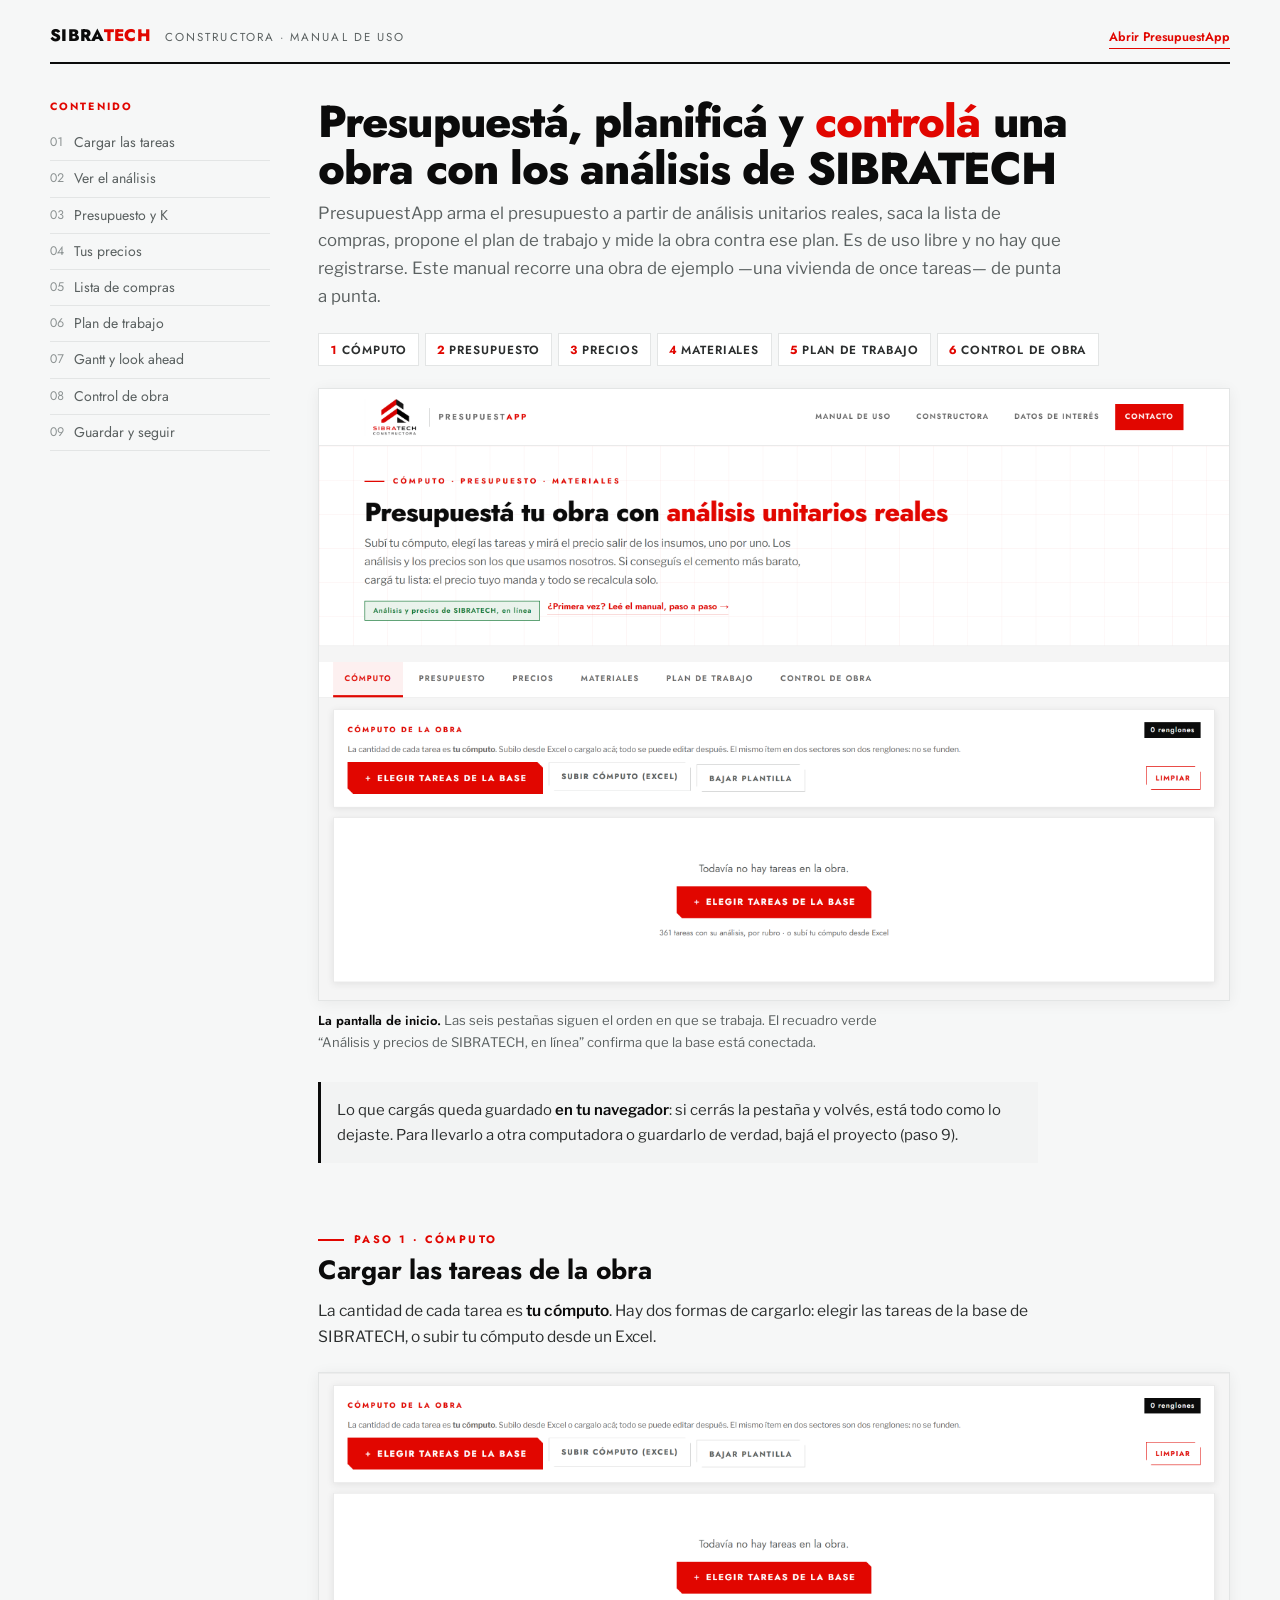
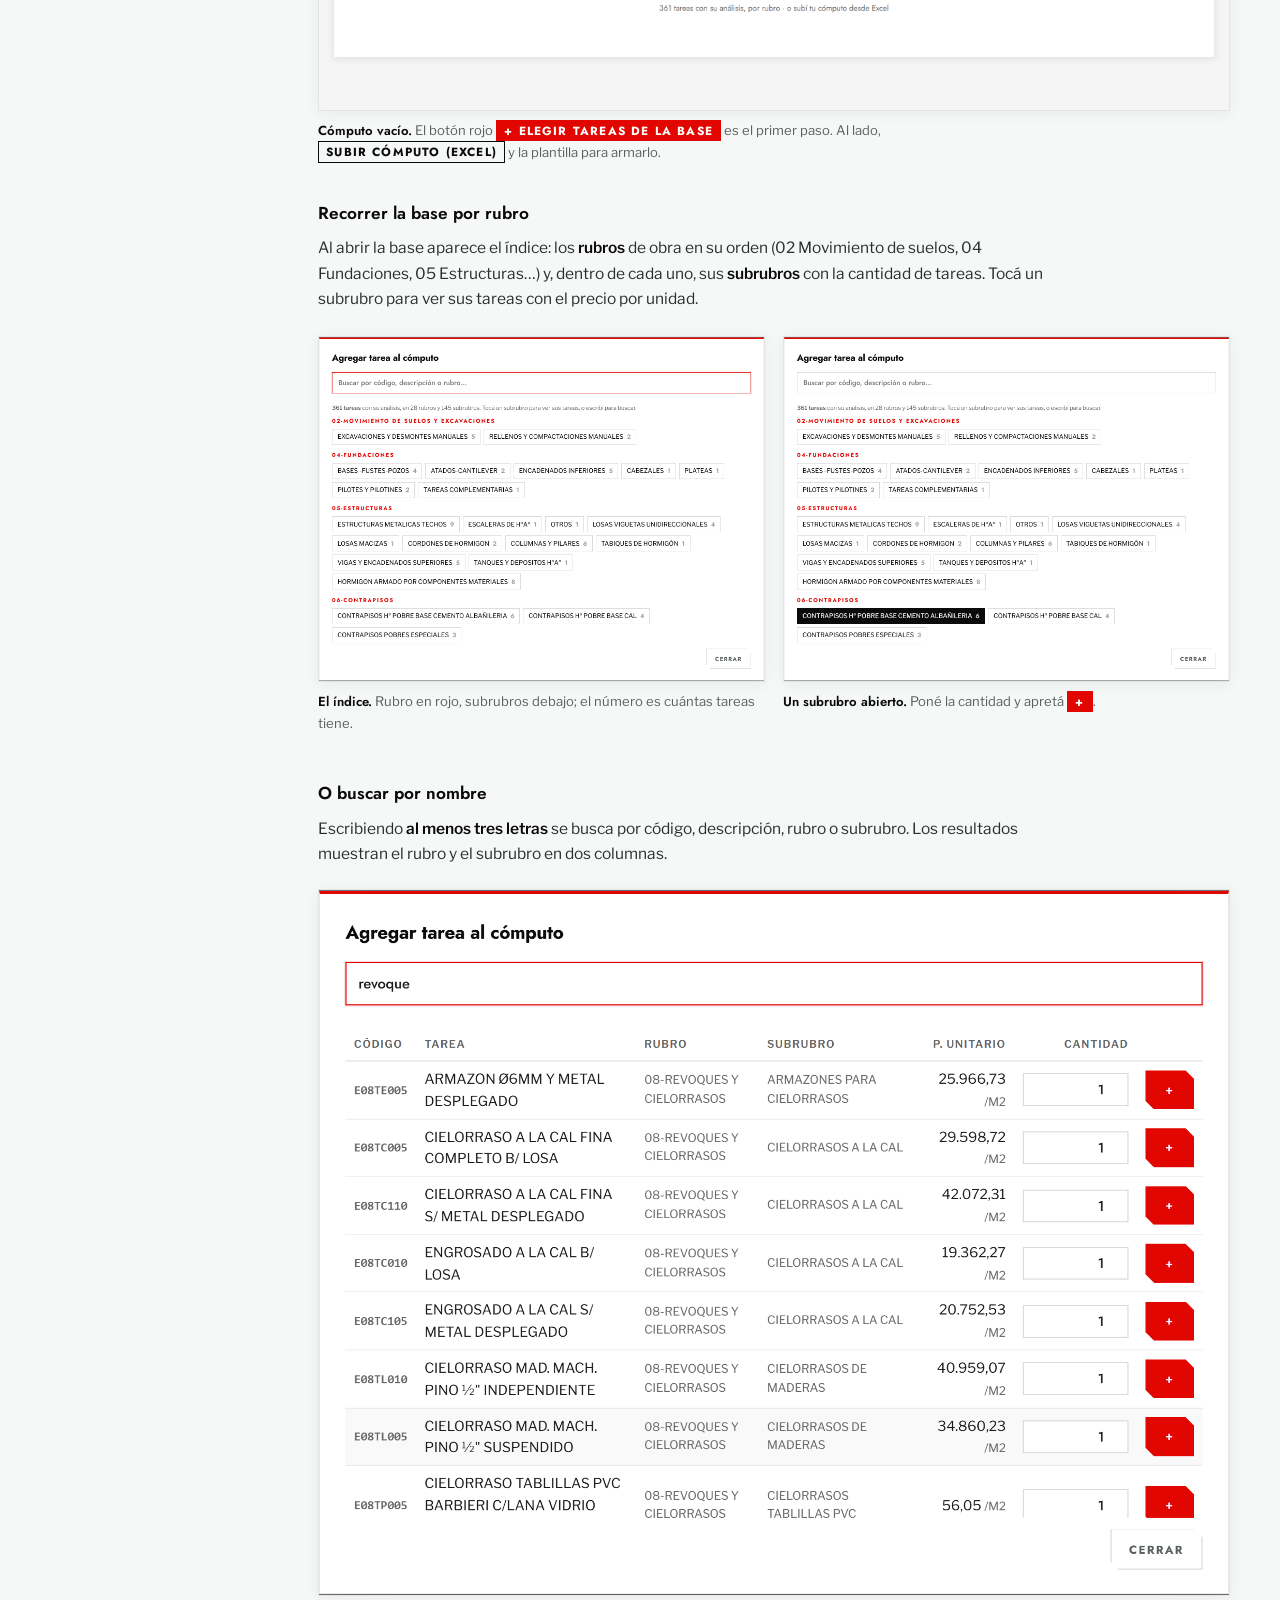
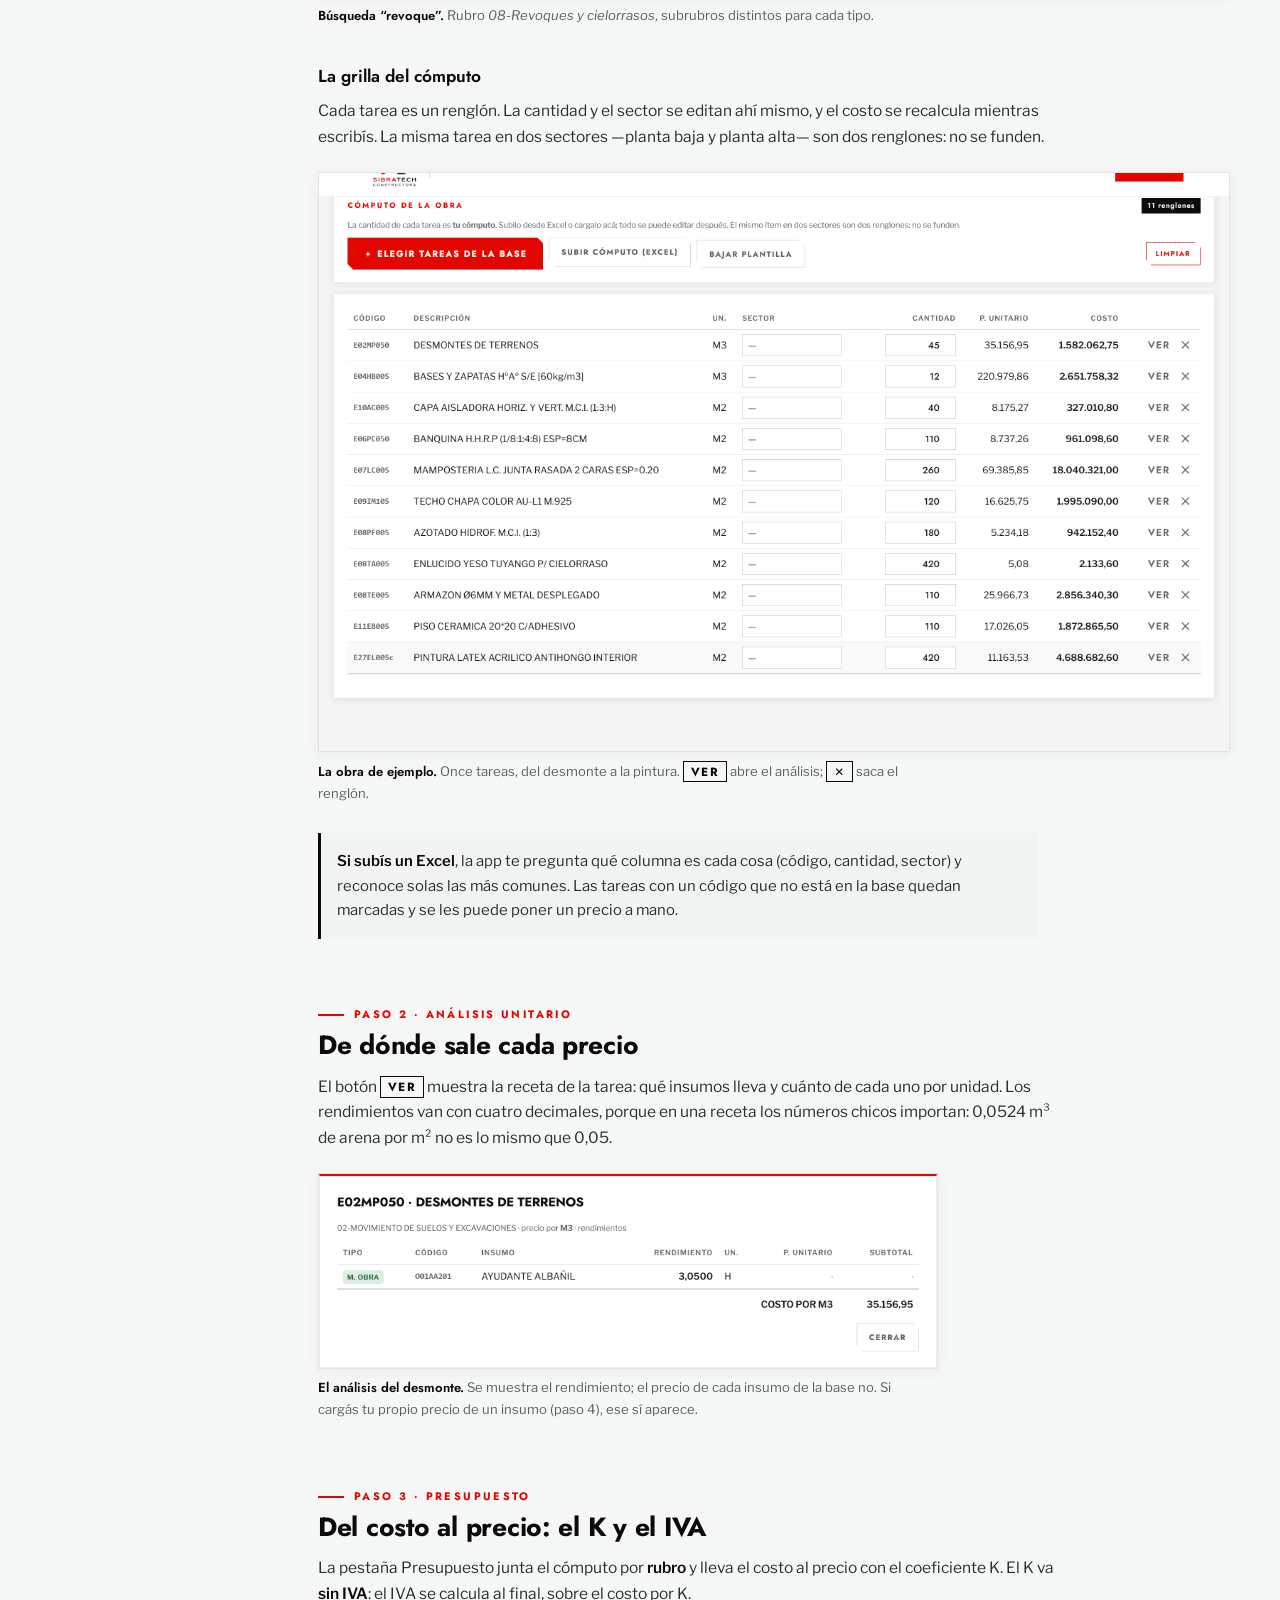
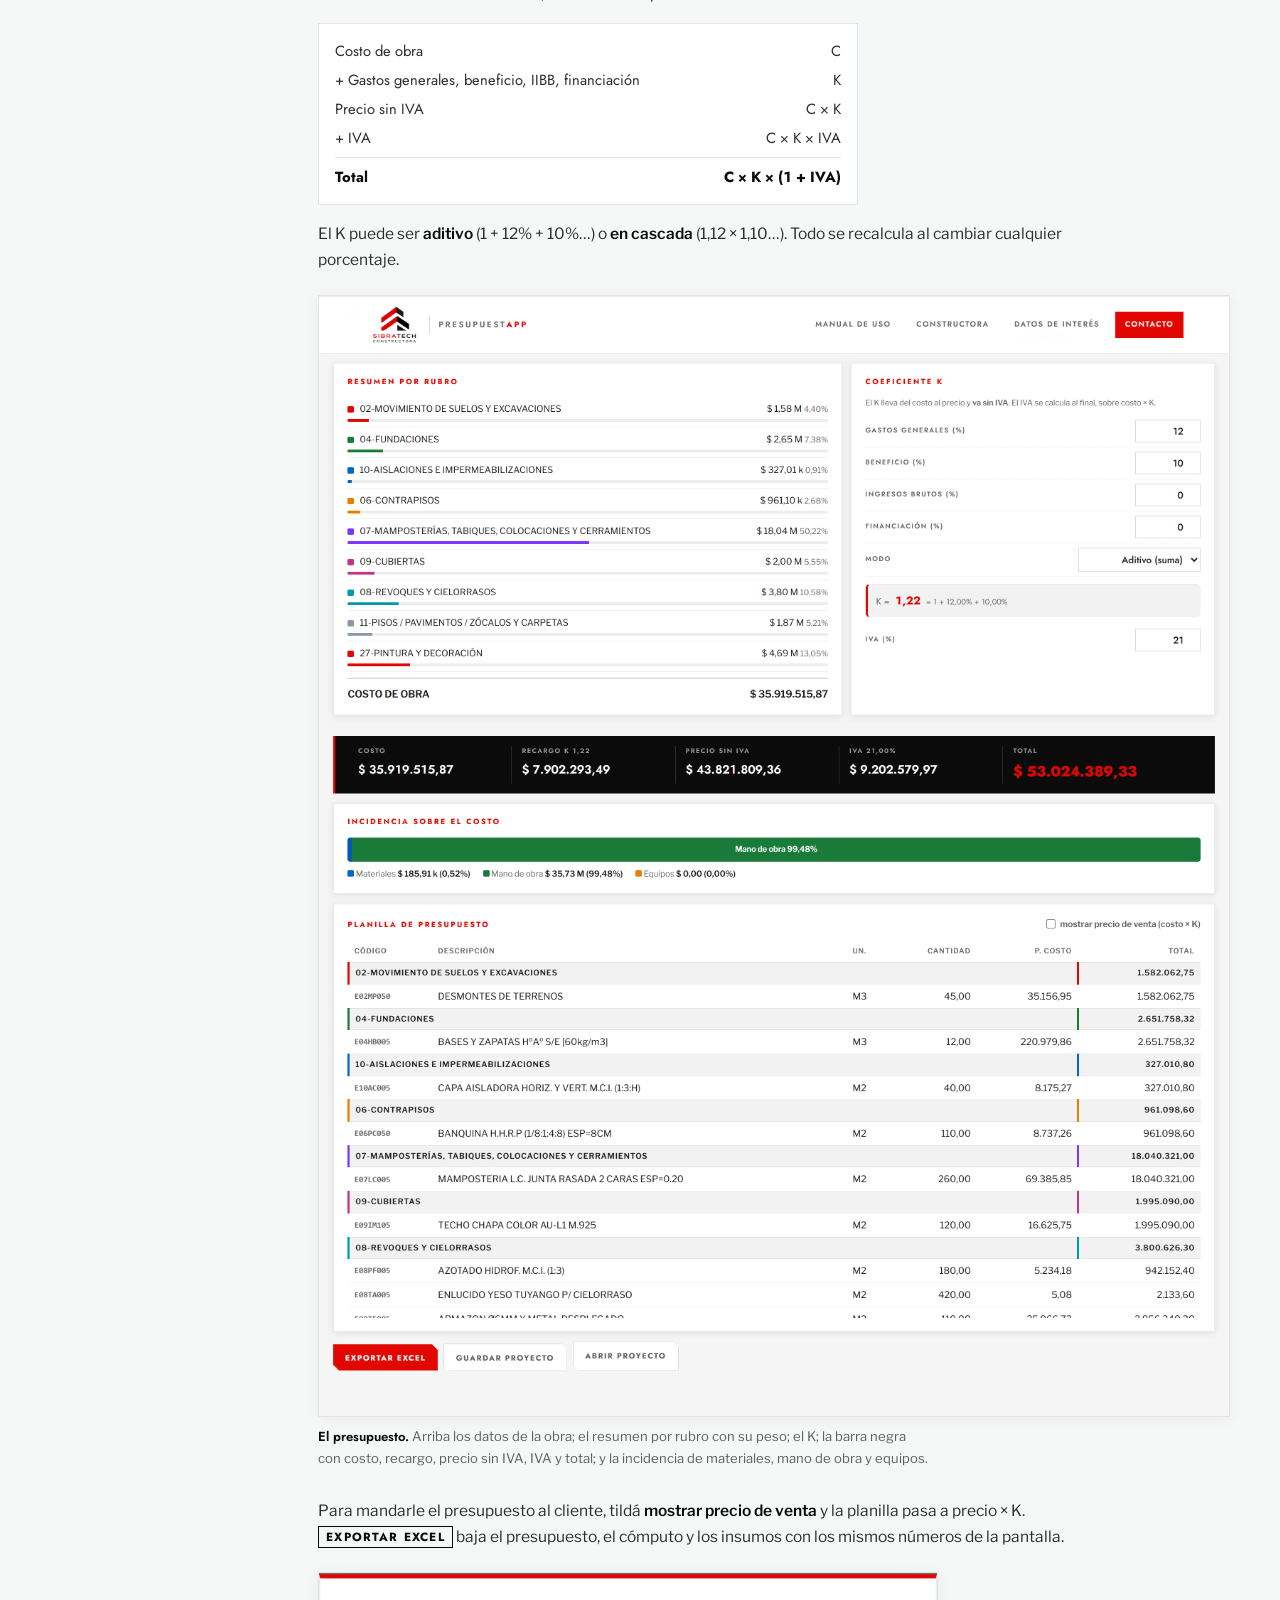
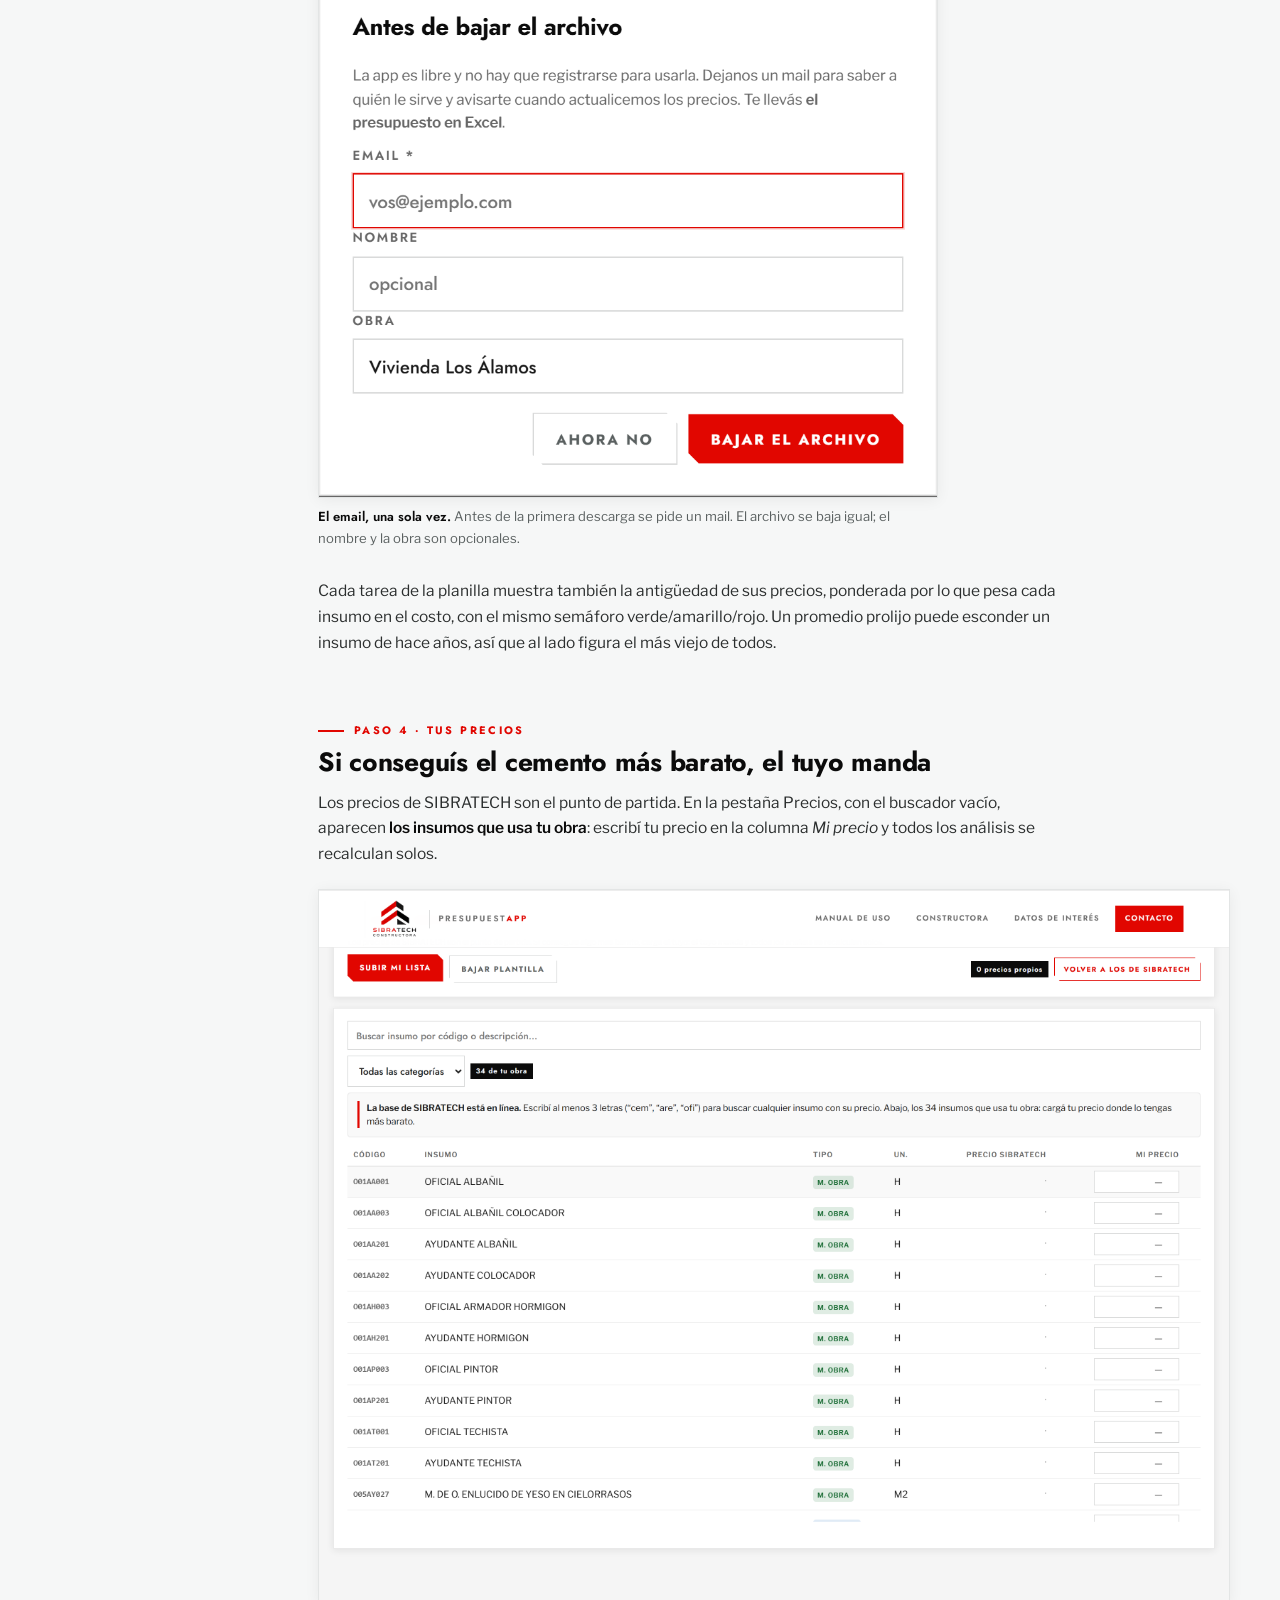
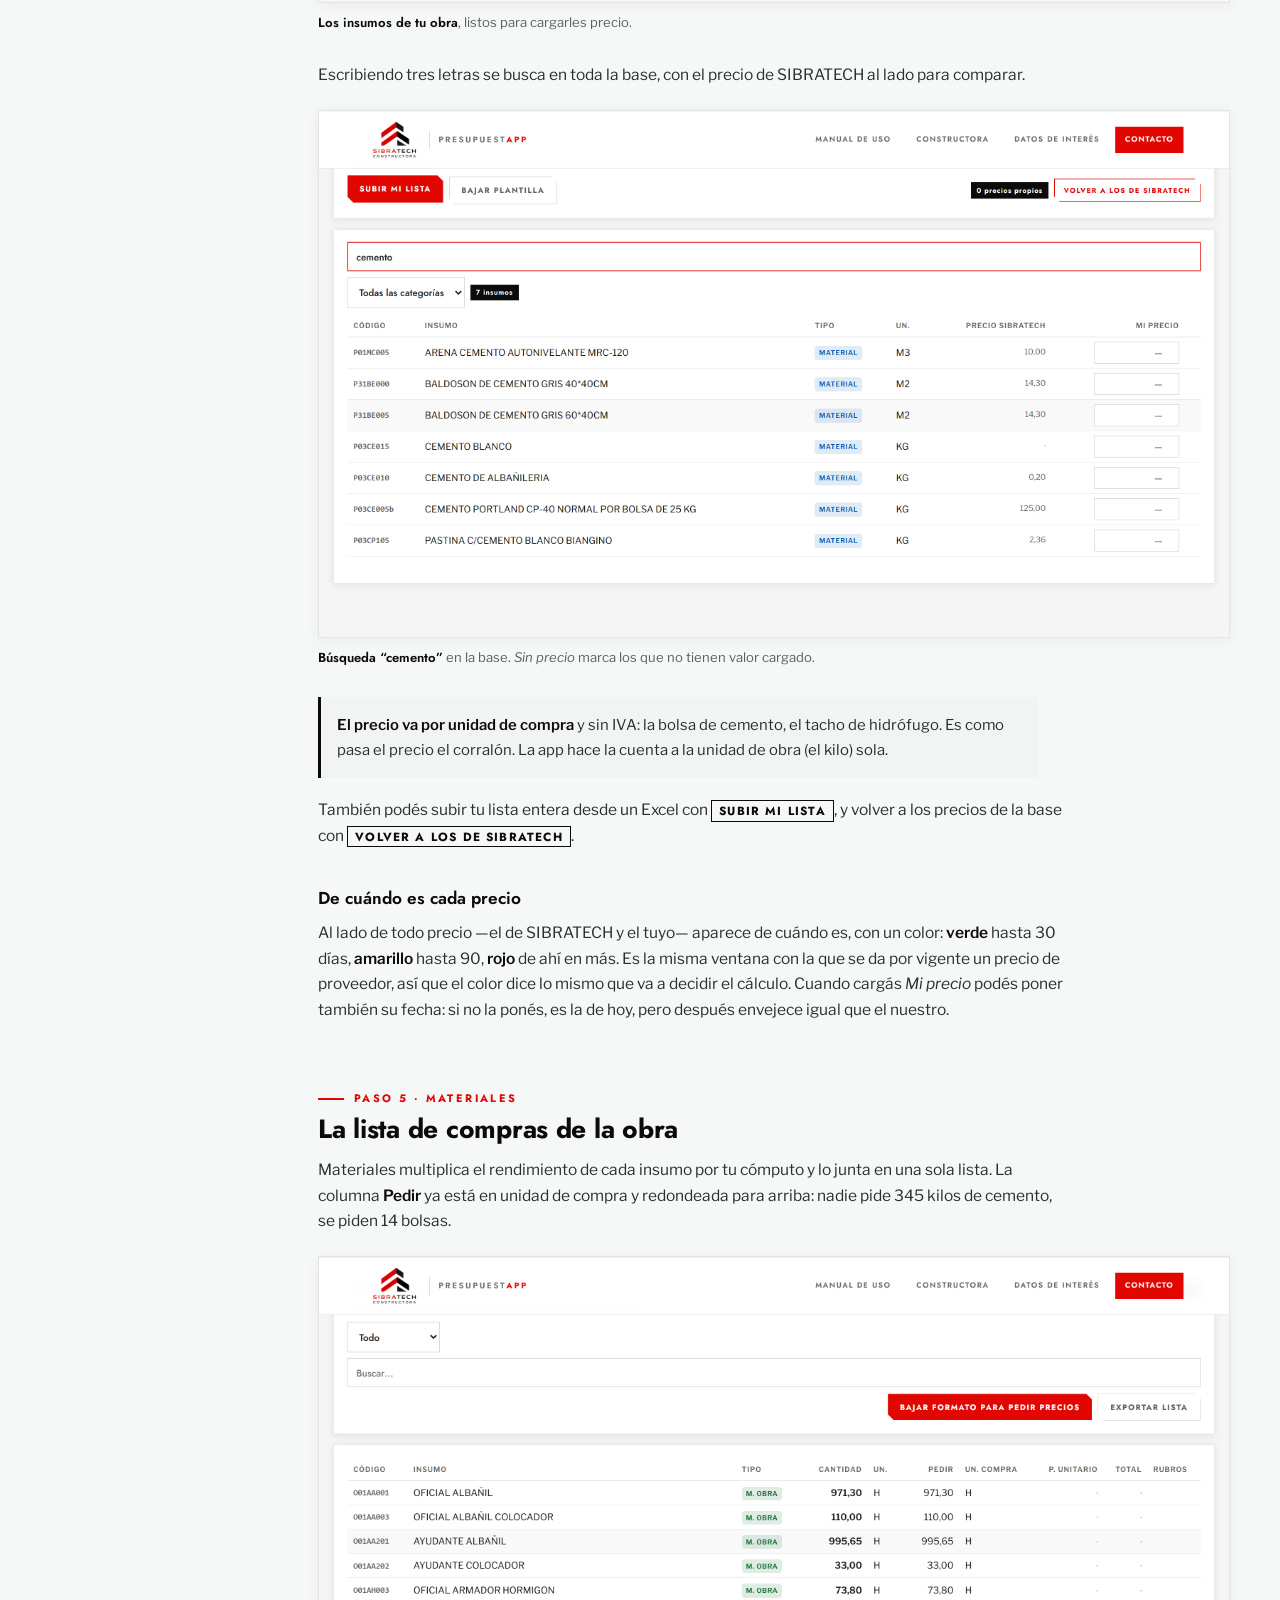
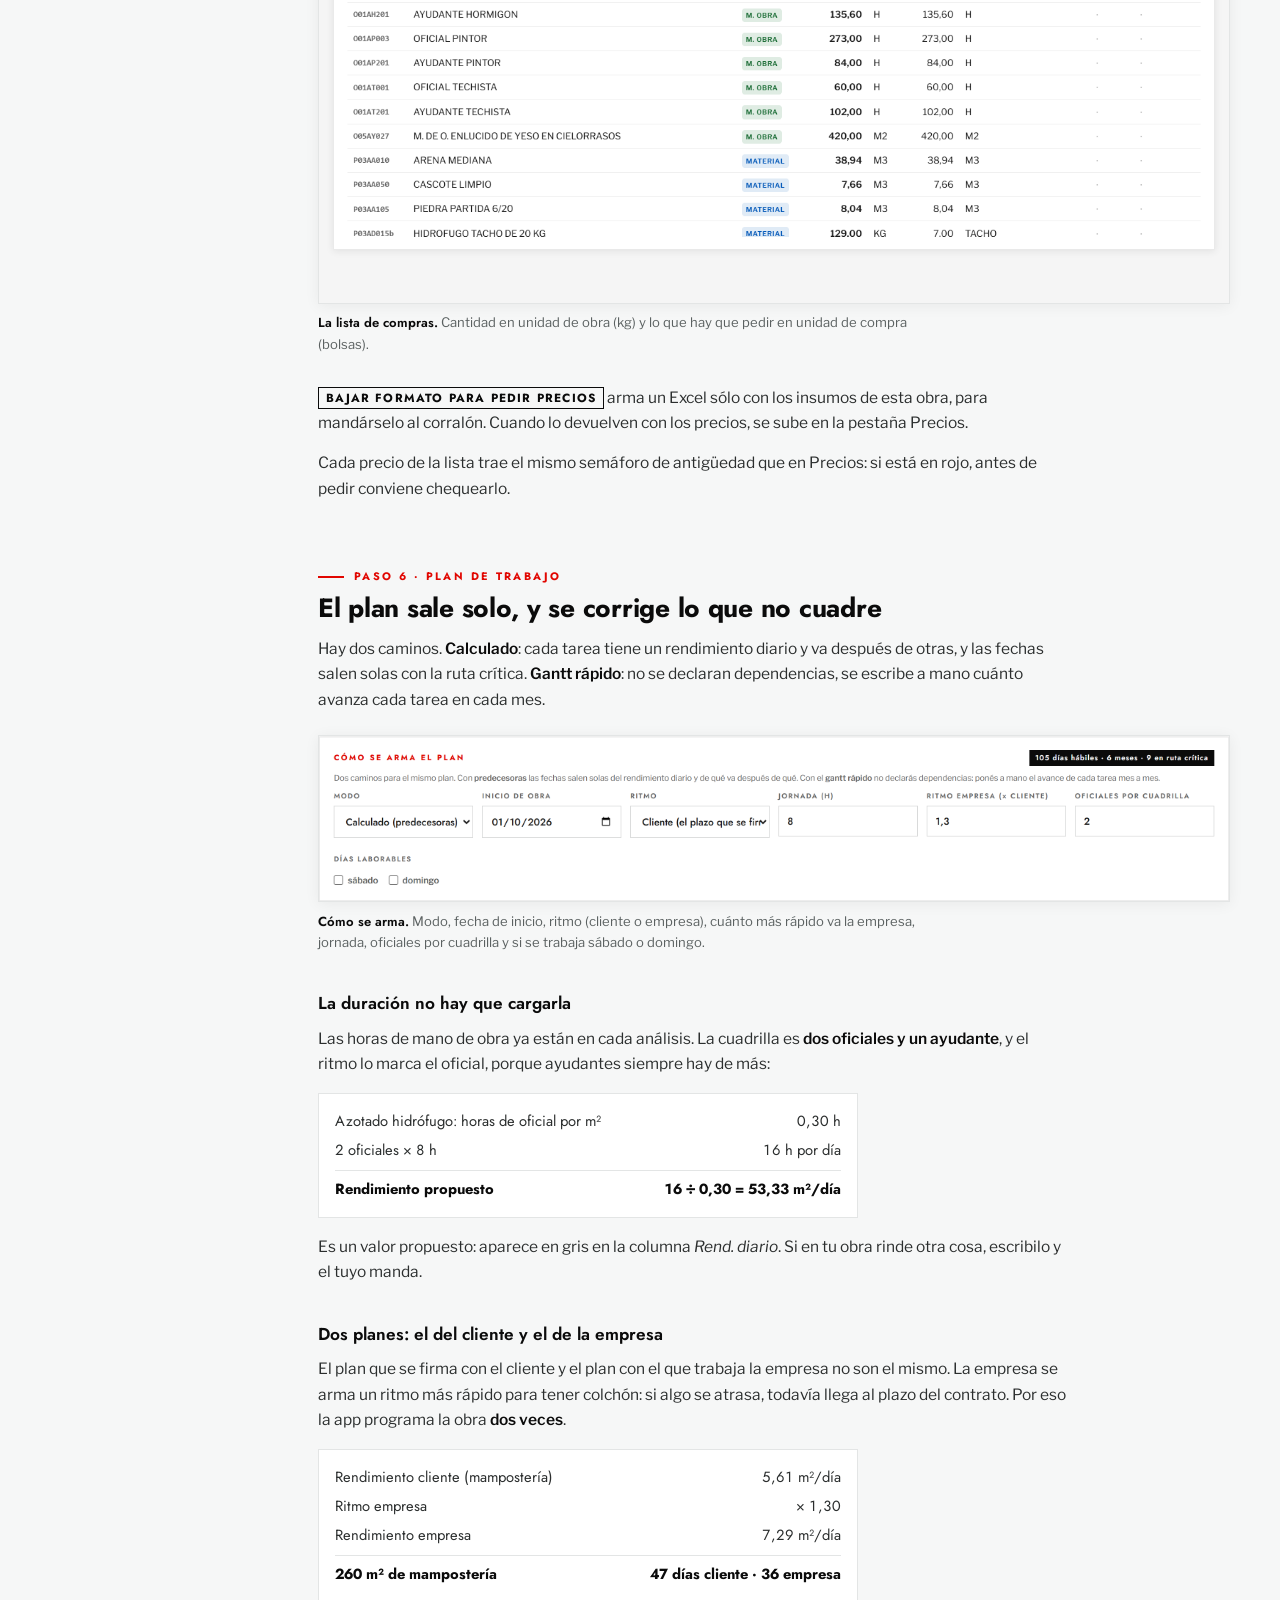
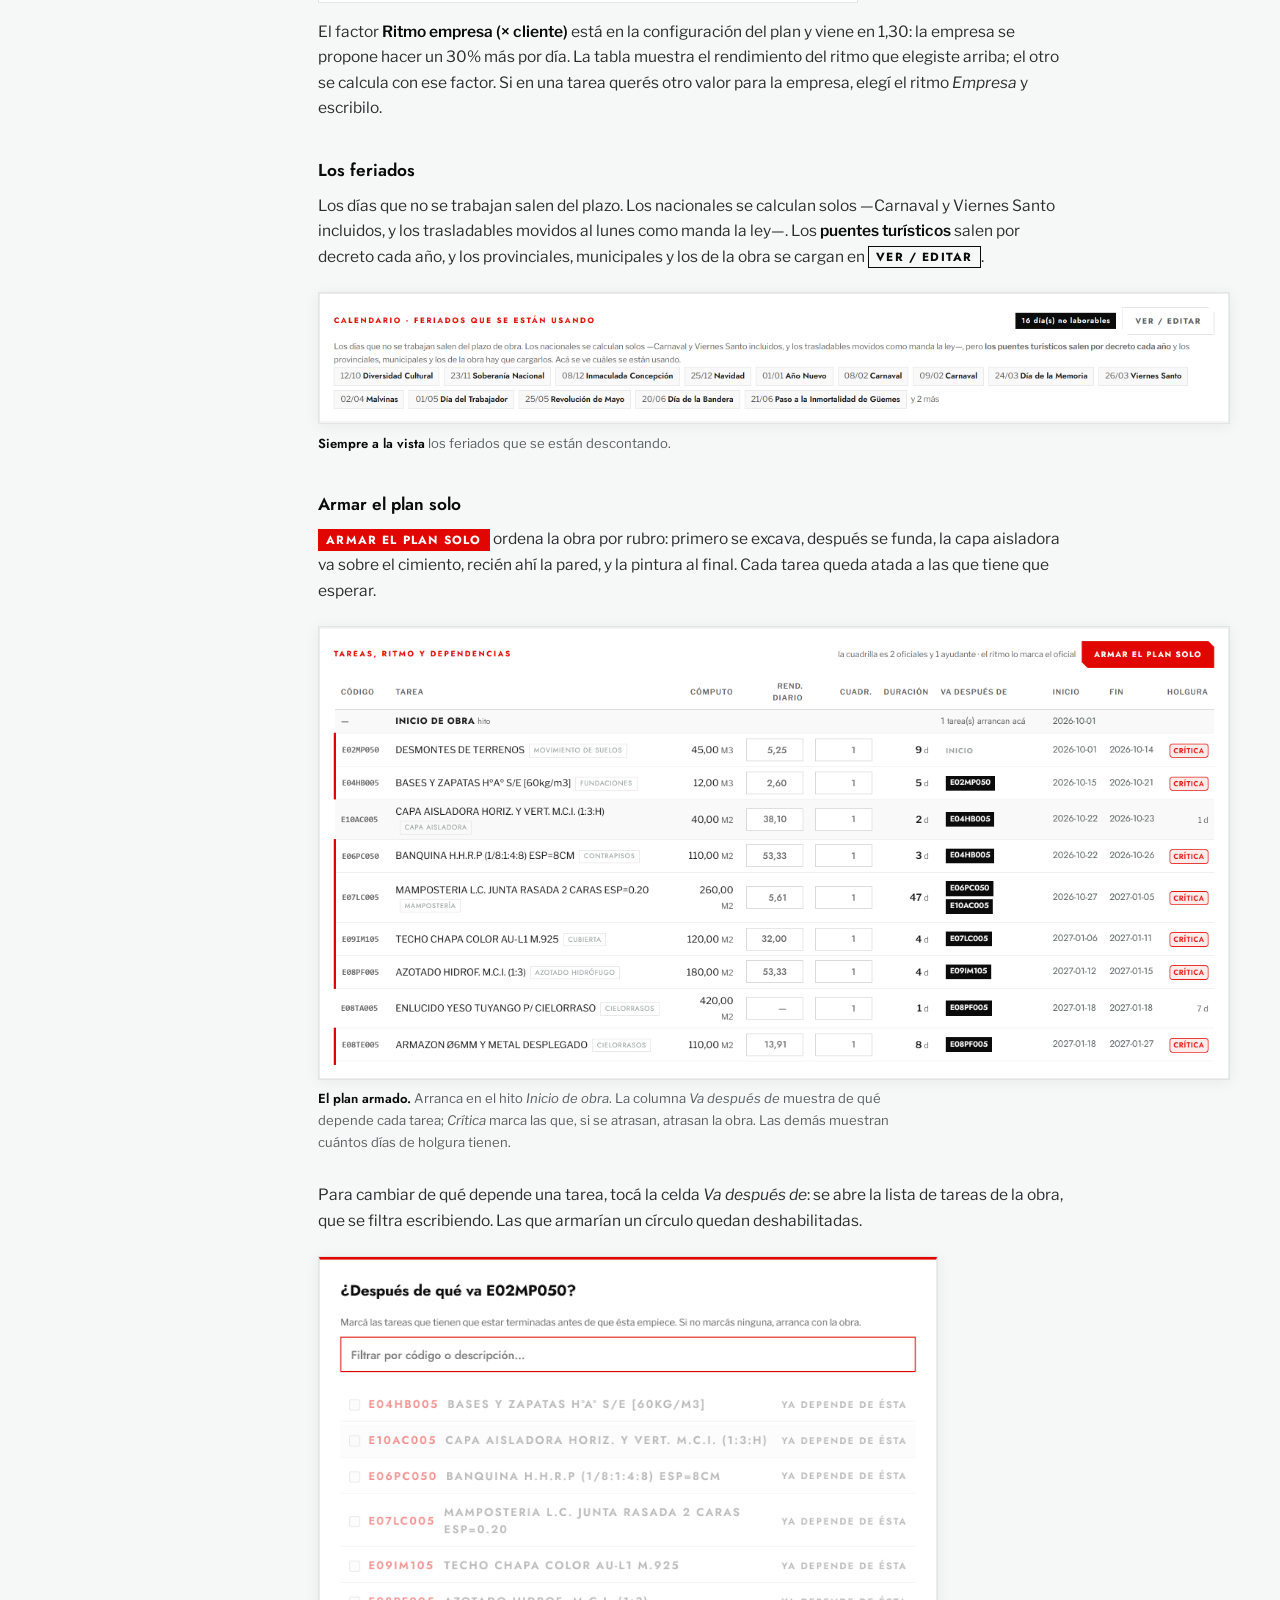
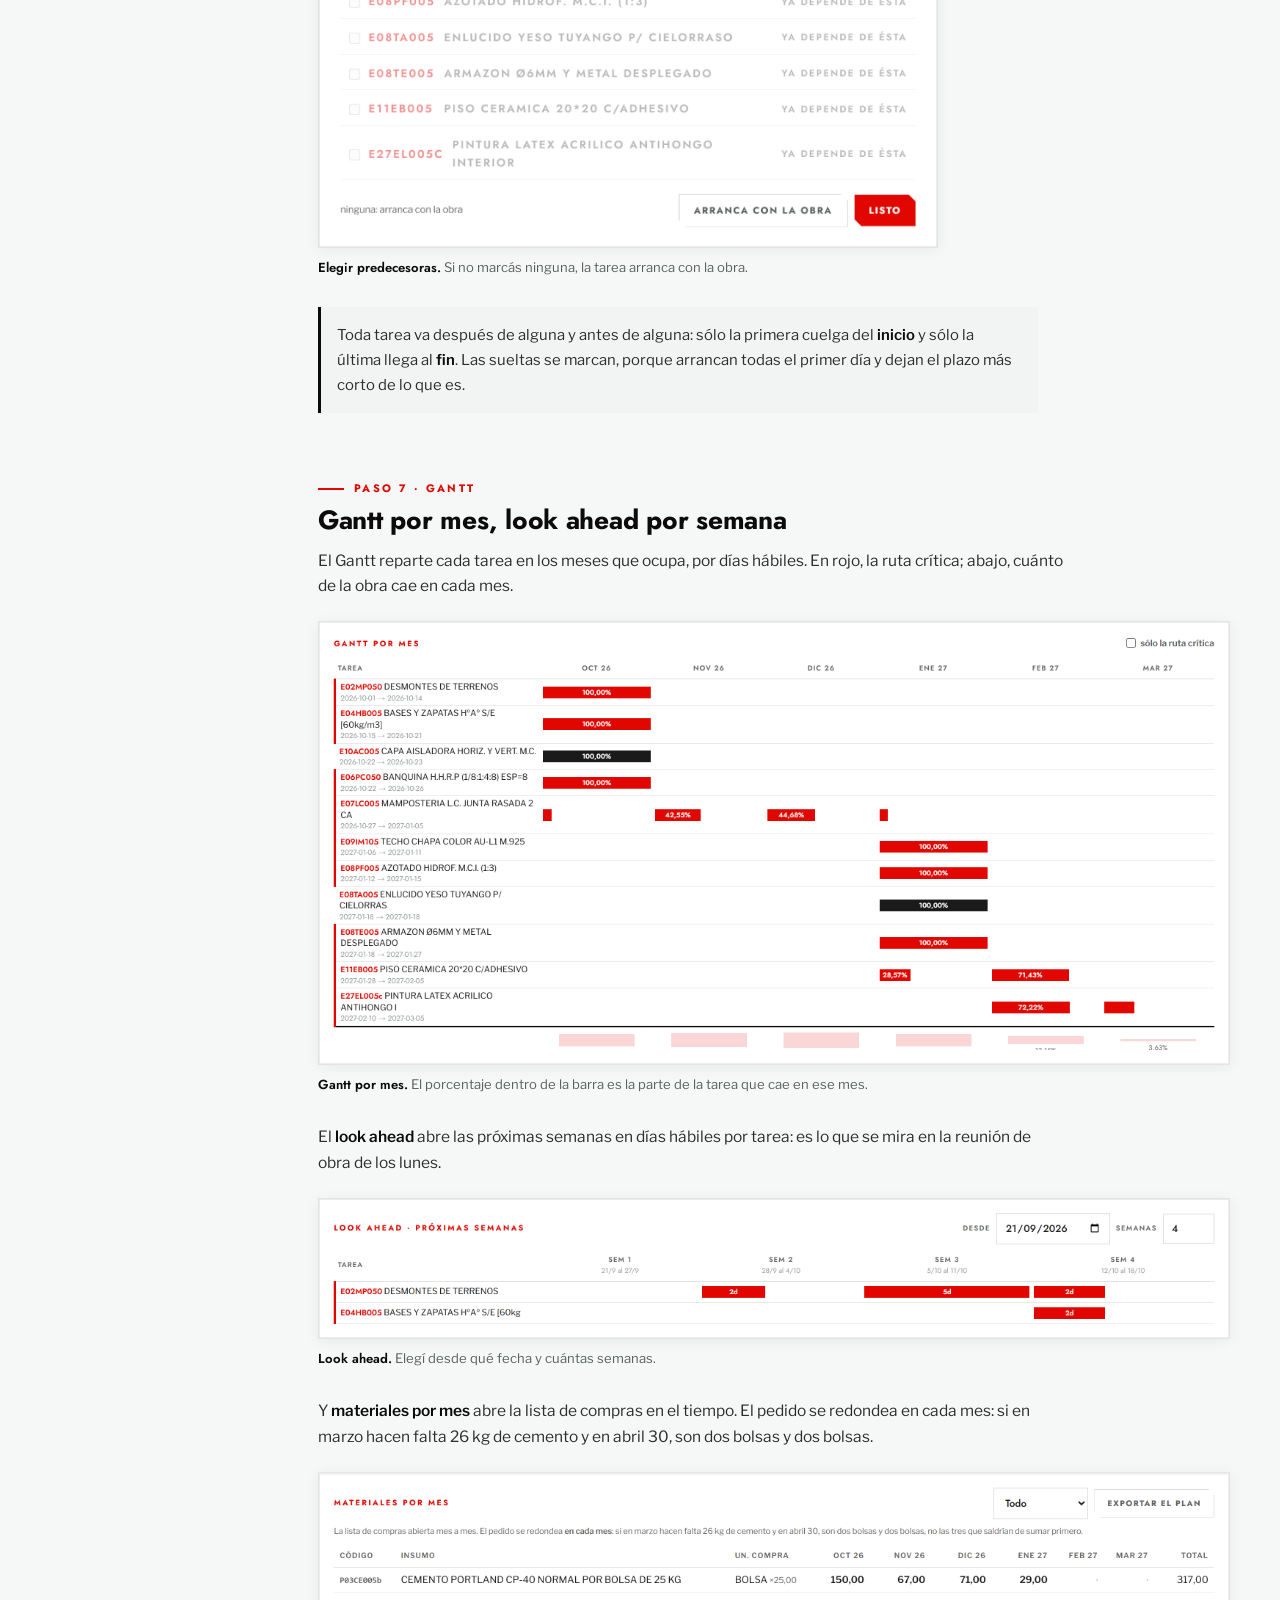
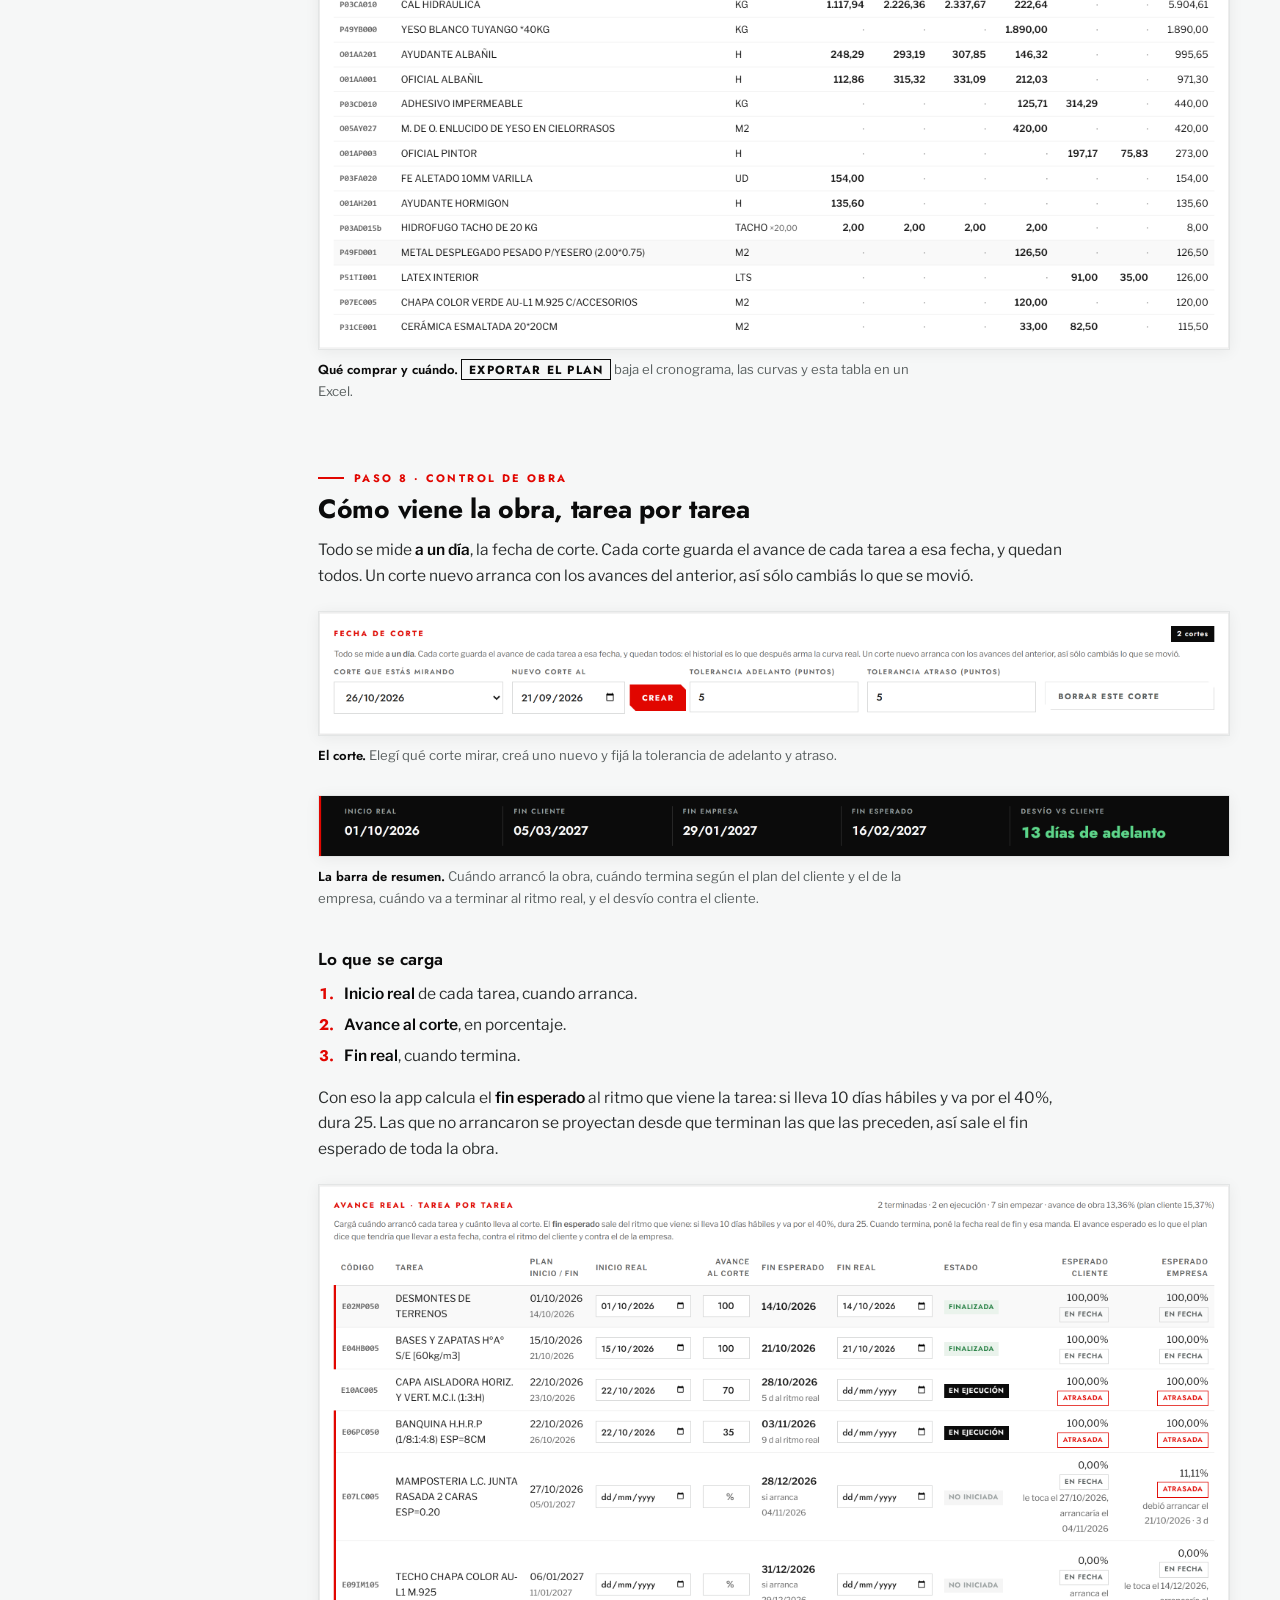
<file: presuapp/manual/index.html>
<!DOCTYPE html>
<html lang="es">
<head>
<meta charset="UTF-8">
<meta name="viewport" content="width=device-width, initial-scale=1.0">
<title>Manual de PresupuestApp</title>
<meta name="description" content="Cómo usar PresupuestApp de SIBRATECH: cómputo, presupuesto, lista de compras, plan de trabajo y control de obra.">
</head>
<body>

<link rel="stylesheet" href="https://fonts.googleapis.com/css2?family=Jost:wght@400;500;600;700;800&family=Libre+Franklin:ital,wght@0,400;0,500;0,600;1,400&display=swap">
<style>
  :root {
    --rojo: #E10600;
    --rojo-suave: #fdecea;
    --tinta: #0B0B0B;
    --texto: #2b2e2e;
    --gris: #5A6060;
    --tenue: #8d9393;
    --linea: #e3e5e5;
    --fondo: #f6f7f7;
    --papel: #ffffff;
    --nota: #f2f3f3;
    --titulo: 'Jost', 'Century Gothic', system-ui, sans-serif;
    --cuerpo: 'Libre Franklin', system-ui, sans-serif;
  }
  @media (prefers-color-scheme: dark) {
    :root:not([data-theme="light"]) {
      --rojo: #ff4b42; --rojo-suave: #2c1413;
      --tinta: #f1f2f2; --texto: #d4d7d7; --gris: #a3a9a9; --tenue: #7c8282;
      --linea: #2c3030; --fondo: #121414; --papel: #1a1d1d; --nota: #202424;
    }
  }
  :root[data-theme="dark"] {
    --rojo: #ff4b42; --rojo-suave: #2c1413;
    --tinta: #f1f2f2; --texto: #d4d7d7; --gris: #a3a9a9; --tenue: #7c8282;
    --linea: #2c3030; --fondo: #121414; --papel: #1a1d1d; --nota: #202424;
  }

  * { box-sizing: border-box; }
  body { background: var(--fondo); color: var(--texto); font-family: var(--cuerpo);
         font-size: 15.5px; line-height: 1.65; margin: 0; padding: 0 16px; }

  .barra { max-width: 1180px; margin: 0 auto; padding-block: 22px 0;
           display: flex; align-items: baseline; gap: 14px; flex-wrap: wrap;
           border-bottom: 2px solid var(--tinta); padding-bottom: 12px; }
  .marca { font-family: var(--titulo); font-weight: 800; font-size: 1.05rem; letter-spacing: .02em; color: var(--tinta); }
  .marca span { color: var(--rojo); }
  .barra .donde { font-family: var(--titulo); font-size: .72rem; letter-spacing: .18em;
                  text-transform: uppercase; color: var(--gris); }
  .barra a { margin-left: auto; font-family: var(--titulo); font-weight: 600; font-size: .78rem;
             color: var(--rojo); text-decoration: none; border-bottom: 1px solid currentColor; }

  .grilla { max-width: 1180px; margin: 0 auto; display: grid;
            grid-template-columns: 220px minmax(0, 1fr); gap: 48px; padding-block: 34px 80px; }
  nav.indice { position: sticky; top: calc(env(safe-area-inset-top, 0px) + 20px); align-self: start; }
  nav.indice .t { font-family: var(--titulo); font-weight: 700; font-size: .66rem; letter-spacing: .2em;
                  text-transform: uppercase; color: var(--rojo); margin-bottom: 10px; }
  nav.indice ol { list-style: none; margin: 0; padding: 0; counter-reset: p; }
  nav.indice li { counter-increment: p; }
  nav.indice a { display: flex; gap: 10px; padding: 6px 0; color: var(--gris); text-decoration: none;
                 font-family: var(--titulo); font-size: .88rem; border-bottom: 1px solid var(--linea); }
  nav.indice a::before { content: counter(p, decimal-leading-zero); color: var(--tenue);
                         font-variant-numeric: tabular-nums; font-size: .78rem; padding-top: 1px; }
  nav.indice a:hover, nav.indice a:focus-visible { color: var(--rojo); outline: none; }

  main { min-width: 0; }
  header.portada h1 { font-family: var(--titulo); font-weight: 800; color: var(--tinta);
                      font-size: clamp(1.9rem, 4vw, 2.8rem); line-height: 1.05; letter-spacing: -.02em;
                      margin: 0 0 .5rem; text-wrap: balance; }
  header.portada h1 span { color: var(--rojo); }
  .bajada { font-size: 1.05rem; color: var(--gris); max-width: 62ch; margin: 0 0 1.2rem; }
  .ruta { display: flex; flex-wrap: wrap; gap: 6px; margin: 1.4rem 0 0; padding: 0; list-style: none; }
  .ruta li { font-family: var(--titulo); font-size: .74rem; font-weight: 600; letter-spacing: .08em;
             text-transform: uppercase; background: var(--papel); border: 1px solid var(--linea);
             padding: .35rem .7rem; color: var(--texto); }
  .ruta li b { color: var(--rojo); margin-right: 4px; font-variant-numeric: tabular-nums; }

  section.paso { margin-top: 4.2rem; scroll-margin-top: 20px; }
  .ojo { font-family: var(--titulo); font-weight: 700; font-size: .68rem; letter-spacing: .22em;
         text-transform: uppercase; color: var(--rojo); display: flex; align-items: center; gap: 10px; }
  .ojo::before { content: ''; width: 26px; height: 2px; background: var(--rojo); }
  h2 { font-family: var(--titulo); font-weight: 700; color: var(--tinta); font-size: 1.65rem;
       line-height: 1.15; letter-spacing: -.01em; margin: .4rem 0 .8rem; text-wrap: balance; }
  h3 { font-family: var(--titulo); font-weight: 600; color: var(--tinta); font-size: 1.08rem;
       margin: 2.2rem 0 .4rem; }
  p { max-width: 68ch; margin: .5rem 0 .9rem; }
  strong { color: var(--tinta); font-weight: 600; }
  .boton { font-family: var(--titulo); font-weight: 700; font-size: .74rem; letter-spacing: .1em;
           text-transform: uppercase; white-space: nowrap; padding: .08rem .45rem;
           border: 1px solid var(--tinta); color: var(--tinta); }
  .boton.rojo { background: var(--rojo); border-color: var(--rojo); color: #fff; }

  ol.pasos { max-width: 68ch; padding-left: 1.3rem; margin: .5rem 0 1rem; }
  ol.pasos li { margin: .35rem 0; padding-left: .3rem; }
  ol.pasos li::marker { font-family: var(--titulo); font-weight: 700; color: var(--rojo); }

  figure { margin: 1.4rem 0 1.8rem; }
  figure img { display: block; width: 100%; height: auto; border: 1px solid var(--linea);
               background: #fff; box-shadow: 0 2px 14px rgba(0,0,0,.06); }
  figure.chica img { max-width: 620px; }
  figure.tel img { max-width: 300px; }
  figcaption { font-size: .82rem; color: var(--gris); margin-top: .55rem; max-width: 68ch; }
  figcaption b { font-family: var(--titulo); font-weight: 600; color: var(--tinta); }

  .nota { background: var(--nota); border-left: 3px solid var(--tinta); padding: .8rem 1rem;
          margin: 1.2rem 0; max-width: 72ch; font-size: .93rem; }
  .nota.roja { border-left-color: var(--rojo); background: var(--rojo-suave); }
  .nota p { margin: .2rem 0; }

  .cuenta { font-family: var(--titulo); background: var(--papel); border: 1px solid var(--linea);
            padding: .8rem 1rem; margin: 1rem 0; max-width: 60ch; font-size: .92rem;
            font-variant-numeric: tabular-nums; }
  .cuenta div { display: flex; justify-content: space-between; gap: 16px; padding: .15rem 0; }
  .cuenta div.total { border-top: 1px solid var(--linea); margin-top: .3rem; padding-top: .4rem; font-weight: 700; color: var(--tinta); }

  .dos { display: grid; grid-template-columns: repeat(2, minmax(0, 1fr)); gap: 18px; }
  .dos figure { margin: .6rem 0; }

  footer.pie { margin-top: 5rem; padding-top: 1rem; border-top: 1px solid var(--linea);
               font-size: .82rem; color: var(--tenue); }

  @media (max-width: 880px) {
    .grilla { grid-template-columns: 1fr; gap: 10px; }
    nav.indice { position: static; }
    nav.indice ol { display: grid; grid-template-columns: repeat(2, minmax(0, 1fr)); column-gap: 14px; }
    .dos { grid-template-columns: 1fr; }
  }
  @media (prefers-reduced-motion: reduce) { html { scroll-behavior: auto; } }
  html { scroll-behavior: smooth; }
</style>

<div class="barra">
  <div class="marca">SIBRA<span>TECH</span></div>
  <div class="donde">Constructora · Manual de uso</div>
  <a href="../">Abrir PresupuestApp</a>
</div>

<div class="grilla">
  <nav class="indice" aria-label="Contenido">
    <div class="t">Contenido</div>
    <ol>
      <li><a href="#computo">Cargar las tareas</a></li>
      <li><a href="#analisis">Ver el análisis</a></li>
      <li><a href="#presupuesto">Presupuesto y K</a></li>
      <li><a href="#precios">Tus precios</a></li>
      <li><a href="#materiales">Lista de compras</a></li>
      <li><a href="#plan">Plan de trabajo</a></li>
      <li><a href="#gantt">Gantt y look ahead</a></li>
      <li><a href="#control">Control de obra</a></li>
      <li><a href="#guardar">Guardar y seguir</a></li>
    </ol>
  </nav>

  <main>
    <header class="portada">
      <h1>Presupuestá, planificá y <span>controlá</span> una obra con los análisis de SIBRATECH</h1>
      <p class="bajada">PresupuestApp arma el presupuesto a partir de análisis unitarios reales, saca la lista de
        compras, propone el plan de trabajo y mide la obra contra ese plan. Es de uso libre y no hay que
        registrarse. Este manual recorre una obra de ejemplo —una vivienda de once tareas— de punta a punta.</p>
      <ul class="ruta">
        <li><b>1</b>Cómputo</li><li><b>2</b>Presupuesto</li><li><b>3</b>Precios</li>
        <li><b>4</b>Materiales</li><li><b>5</b>Plan de trabajo</li><li><b>6</b>Control de obra</li>
      </ul>
      <figure>
        <img src="img/01-portada.png" alt="Pantalla de inicio de PresupuestApp con las pestañas Cómputo, Presupuesto, Precios, Materiales, Plan de trabajo y Control de obra">
        <figcaption><b>La pantalla de inicio.</b> Las seis pestañas siguen el orden en que se trabaja. El recuadro verde
          “Análisis y precios de SIBRATECH, en línea” confirma que la base está conectada.</figcaption>
      </figure>
      <div class="nota">
        <p>Lo que cargás queda guardado <strong>en tu navegador</strong>: si cerrás la pestaña y volvés, está todo
          como lo dejaste. Para llevarlo a otra computadora o guardarlo de verdad, bajá el proyecto (paso 9).</p>
      </div>
    </header>

    <section class="paso" id="computo">
      <div class="ojo">Paso 1 · Cómputo</div>
      <h2>Cargar las tareas de la obra</h2>
      <p>La cantidad de cada tarea es <strong>tu cómputo</strong>. Hay dos formas de cargarlo: elegir las tareas
        de la base de SIBRATECH, o subir tu cómputo desde un Excel.</p>
      <figure>
        <img src="img/02-computo-vacio.png" alt="Pestaña Cómputo vacía con el botón Elegir tareas de la base">
        <figcaption><b>Cómputo vacío.</b> El botón rojo <span class="boton rojo">+ Elegir tareas de la base</span> es
          el primer paso. Al lado, <span class="boton">Subir cómputo (Excel)</span> y la plantilla para armarlo.</figcaption>
      </figure>

      <h3>Recorrer la base por rubro</h3>
      <p>Al abrir la base aparece el índice: los <strong>rubros</strong> de obra en su orden (02 Movimiento de
        suelos, 04 Fundaciones, 05 Estructuras…) y, dentro de cada uno, sus <strong>subrubros</strong> con la
        cantidad de tareas. Tocá un subrubro para ver sus tareas con el precio por unidad.</p>
      <div class="dos">
        <figure>
          <img src="img/03-indice.png" alt="Índice de tareas por rubro y subrubro">
          <figcaption><b>El índice.</b> Rubro en rojo, subrubros debajo; el número es cuántas tareas tiene.</figcaption>
        </figure>
        <figure>
          <img src="img/04-rubro-abierto.png" alt="Un subrubro abierto con sus tareas y precios">
          <figcaption><b>Un subrubro abierto.</b> Poné la cantidad y apretá <span class="boton rojo">+</span>.</figcaption>
        </figure>
      </div>

      <h3>O buscar por nombre</h3>
      <p>Escribiendo <strong>al menos tres letras</strong> se busca por código, descripción, rubro o subrubro. Los
        resultados muestran el rubro y el subrubro en dos columnas.</p>
      <figure>
        <img src="img/05-busqueda.png" alt="Búsqueda de tareas por la palabra revoque, con columnas Rubro y Subrubro">
        <figcaption><b>Búsqueda “revoque”.</b> Rubro <em>08-Revoques y cielorrasos</em>, subrubros distintos para cada tipo.</figcaption>
      </figure>

      <h3>La grilla del cómputo</h3>
      <p>Cada tarea es un renglón. La cantidad y el sector se editan ahí mismo, y el costo se recalcula mientras
        escribís. La misma tarea en dos sectores —planta baja y planta alta— son dos renglones: no se funden.</p>
      <figure>
        <img src="img/06-computo.png" alt="Cómputo con once tareas cargadas">
        <figcaption><b>La obra de ejemplo.</b> Once tareas, del desmonte a la pintura. <span class="boton">Ver</span>
          abre el análisis; <span class="boton">✕</span> saca el renglón.</figcaption>
      </figure>
      <div class="nota">
        <p><strong>Si subís un Excel</strong>, la app te pregunta qué columna es cada cosa (código, cantidad,
          sector) y reconoce solas las más comunes. Las tareas con un código que no está en la base quedan marcadas
          y se les puede poner un precio a mano.</p>
      </div>
    </section>

    <section class="paso" id="analisis">
      <div class="ojo">Paso 2 · Análisis unitario</div>
      <h2>De dónde sale cada precio</h2>
      <p>El botón <span class="boton">Ver</span> muestra la receta de la tarea: qué insumos lleva y cuánto de
        cada uno por unidad. Los rendimientos van con cuatro decimales, porque en una receta los números chicos
        importan: 0,0524 m³ de arena por m² no es lo mismo que 0,05.</p>
      <figure class="chica">
        <img src="img/07-analisis.png" alt="Análisis unitario con los rendimientos de cada insumo">
        <figcaption><b>El análisis del desmonte.</b> Se muestra el rendimiento; el precio de cada insumo de la base
          no. Si cargás tu propio precio de un insumo (paso 4), ese sí aparece.</figcaption>
      </figure>
    </section>

    <section class="paso" id="presupuesto">
      <div class="ojo">Paso 3 · Presupuesto</div>
      <h2>Del costo al precio: el K y el IVA</h2>
      <p>La pestaña Presupuesto junta el cómputo por <strong>rubro</strong> y lleva el costo al precio con el
        coeficiente K. El K va <strong>sin IVA</strong>: el IVA se calcula al final, sobre el costo por K.</p>
      <div class="cuenta">
        <div><span>Costo de obra</span><span>C</span></div>
        <div><span>+ Gastos generales, beneficio, IIBB, financiación</span><span>K</span></div>
        <div><span>Precio sin IVA</span><span>C × K</span></div>
        <div><span>+ IVA</span><span>C × K × IVA</span></div>
        <div class="total"><span>Total</span><span>C × K × (1 + IVA)</span></div>
      </div>
      <p>El K puede ser <strong>aditivo</strong> (1 + 12% + 10%…) o <strong>en cascada</strong>
        (1,12 × 1,10…). Todo se recalcula al cambiar cualquier porcentaje.</p>
      <figure>
        <img src="img/08-presupuesto.png" alt="Pestaña Presupuesto con resumen por rubro, coeficiente K, barra de totales e incidencia">
        <figcaption><b>El presupuesto.</b> Arriba los datos de la obra; el resumen por rubro con su peso; el K; la
          barra negra con costo, recargo, precio sin IVA, IVA y total; y la incidencia de materiales, mano de obra y
          equipos.</figcaption>
      </figure>
      <p>Para mandarle el presupuesto al cliente, tildá <strong>mostrar precio de venta</strong> y la planilla pasa
        a precio × K. <span class="boton">Exportar Excel</span> baja el presupuesto, el cómputo y los insumos con
        los mismos números de la pantalla.</p>
      <figure class="chica">
        <img src="img/25-email.png" alt="Ventana que pide el email antes de bajar el archivo">
        <figcaption><b>El email, una sola vez.</b> Antes de la primera descarga se pide un mail. El archivo se baja
          igual; el nombre y la obra son opcionales.</figcaption>
      </figure>
      <p>Cada tarea de la planilla muestra también la antigüedad de sus precios, ponderada por lo que pesa cada
        insumo en el costo, con el mismo semáforo verde/amarillo/rojo. Un promedio prolijo puede esconder un insumo
        de hace años, así que al lado figura el más viejo de todos.</p>
    </section>

    <section class="paso" id="precios">
      <div class="ojo">Paso 4 · Tus precios</div>
      <h2>Si conseguís el cemento más barato, el tuyo manda</h2>
      <p>Los precios de SIBRATECH son el punto de partida. En la pestaña Precios, con el buscador vacío, aparecen
        <strong>los insumos que usa tu obra</strong>: escribí tu precio en la columna <em>Mi precio</em> y todos los
        análisis se recalculan solos.</p>
      <figure>
        <img src="img/09-precios-obra.png" alt="Pestaña Precios mostrando los insumos de la obra">
        <figcaption><b>Los insumos de tu obra</b>, listos para cargarles precio.</figcaption>
      </figure>
      <p>Escribiendo tres letras se busca en toda la base, con el precio de SIBRATECH al lado para comparar.</p>
      <figure>
        <img src="img/10-precios-busqueda.png" alt="Búsqueda de insumos por cemento">
        <figcaption><b>Búsqueda “cemento”</b> en la base. <em>Sin precio</em> marca los que no tienen valor cargado.</figcaption>
      </figure>
      <div class="nota">
        <p><strong>El precio va por unidad de compra</strong> y sin IVA: la bolsa de cemento, el tacho de hidrófugo.
          Es como pasa el precio el corralón. La app hace la cuenta a la unidad de obra (el kilo) sola.</p>
      </div>
      <p>También podés subir tu lista entera desde un Excel con <span class="boton">Subir mi lista</span>, y volver a
        los precios de la base con <span class="boton">Volver a los de SIBRATECH</span>.</p>

      <h3>De cuándo es cada precio</h3>
      <p>Al lado de todo precio —el de SIBRATECH y el tuyo— aparece de cuándo es, con un color: <strong>verde</strong>
        hasta 30 días, <strong>amarillo</strong> hasta 90, <strong>rojo</strong> de ahí en más. Es la misma ventana con
        la que se da por vigente un precio de proveedor, así que el color dice lo mismo que va a decidir el cálculo.
        Cuando cargás <em>Mi precio</em> podés poner también su fecha: si no la ponés, es la de hoy, pero después
        envejece igual que el nuestro.</p>
    </section>

    <section class="paso" id="materiales">
      <div class="ojo">Paso 5 · Materiales</div>
      <h2>La lista de compras de la obra</h2>
      <p>Materiales multiplica el rendimiento de cada insumo por tu cómputo y lo junta en una sola lista. La
        columna <strong>Pedir</strong> ya está en unidad de compra y redondeada para arriba: nadie pide 345 kilos
        de cemento, se piden 14 bolsas.</p>
      <figure>
        <img src="img/11-materiales.png" alt="Pestaña Materiales con cantidad, pedir y unidad de compra">
        <figcaption><b>La lista de compras.</b> Cantidad en unidad de obra (kg) y lo que hay que pedir en unidad de
          compra (bolsas).</figcaption>
      </figure>
      <p><span class="boton">Bajar formato para pedir precios</span> arma un Excel sólo con los insumos de esta obra,
        para mandárselo al corralón. Cuando lo devuelven con los precios, se sube en la pestaña Precios.</p>
      <p>Cada precio de la lista trae el mismo semáforo de antigüedad que en Precios: si está en rojo, antes de pedir
        conviene chequearlo.</p>
    </section>

    <section class="paso" id="plan">
      <div class="ojo">Paso 6 · Plan de trabajo</div>
      <h2>El plan sale solo, y se corrige lo que no cuadre</h2>
      <p>Hay dos caminos. <strong>Calculado</strong>: cada tarea tiene un rendimiento diario y va después de
        otras, y las fechas salen solas con la ruta crítica. <strong>Gantt rápido</strong>: no se declaran
        dependencias, se escribe a mano cuánto avanza cada tarea en cada mes.</p>
      <figure>
        <img src="img/12-plan-config.png" alt="Configuración del plan: modo, inicio, ritmo, jornada, oficiales, días laborables">
        <figcaption><b>Cómo se arma.</b> Modo, fecha de inicio, ritmo (cliente o empresa), cuánto más rápido va la
          empresa, jornada, oficiales por cuadrilla y si se trabaja sábado o domingo.</figcaption>
      </figure>

      <h3>La duración no hay que cargarla</h3>
      <p>Las horas de mano de obra ya están en cada análisis. La cuadrilla es <strong>dos oficiales y un
        ayudante</strong>, y el ritmo lo marca el oficial, porque ayudantes siempre hay de más:</p>
      <div class="cuenta">
        <div><span>Azotado hidrófugo: horas de oficial por m²</span><span>0,30 h</span></div>
        <div><span>2 oficiales × 8 h</span><span>16 h por día</span></div>
        <div class="total"><span>Rendimiento propuesto</span><span>16 ÷ 0,30 = 53,33 m²/día</span></div>
      </div>
      <p>Es un valor propuesto: aparece en gris en la columna <em>Rend. diario</em>. Si en tu obra rinde otra cosa,
        escribilo y el tuyo manda.</p>

      <h3>Dos planes: el del cliente y el de la empresa</h3>
      <p>El plan que se firma con el cliente y el plan con el que trabaja la empresa no son el mismo. La empresa se
        arma un ritmo más rápido para tener colchón: si algo se atrasa, todavía llega al plazo del contrato. Por eso
        la app programa la obra <strong>dos veces</strong>.</p>
      <div class="cuenta">
        <div><span>Rendimiento cliente (mampostería)</span><span>5,61 m²/día</span></div>
        <div><span>Ritmo empresa</span><span>× 1,30</span></div>
        <div><span>Rendimiento empresa</span><span>7,29 m²/día</span></div>
        <div class="total"><span>260 m² de mampostería</span><span>47 días cliente · 36 empresa</span></div>
      </div>
      <p>El factor <strong>Ritmo empresa (× cliente)</strong> está en la configuración del plan y viene en 1,30: la
        empresa se propone hacer un 30% más por día. La tabla muestra el rendimiento del ritmo que elegiste arriba;
        el otro se calcula con ese factor. Si en una tarea querés otro valor para la empresa, elegí el ritmo
        <em>Empresa</em> y escribilo.</p>

      <h3>Los feriados</h3>
      <p>Los días que no se trabajan salen del plazo. Los nacionales se calculan solos —Carnaval y Viernes Santo
        incluidos, y los trasladables movidos al lunes como manda la ley—. Los <strong>puentes turísticos</strong>
        salen por decreto cada año, y los provinciales, municipales y los de la obra se cargan en
        <span class="boton">Ver / editar</span>.</p>
      <figure>
        <img src="img/13-feriados.png" alt="Feriados que se están usando en el plan">
        <figcaption><b>Siempre a la vista</b> los feriados que se están descontando.</figcaption>
      </figure>

      <h3>Armar el plan solo</h3>
      <p><span class="boton rojo">Armar el plan solo</span> ordena la obra por rubro: primero se excava, después se
        funda, la capa aisladora va sobre el cimiento, recién ahí la pared, y la pintura al final. Cada tarea queda
        atada a las que tiene que esperar.</p>
      <figure>
        <img src="img/14-plan-tareas.png" alt="Tabla de tareas con rendimiento, duración, predecesoras, fechas y ruta crítica">
        <figcaption><b>El plan armado.</b> Arranca en el hito <em>Inicio de obra</em>. La columna <em>Va después
          de</em> muestra de qué depende cada tarea; <em>Crítica</em> marca las que, si se atrasan, atrasan la obra.
          Las demás muestran cuántos días de holgura tienen.</figcaption>
      </figure>
      <p>Para cambiar de qué depende una tarea, tocá la celda <em>Va después de</em>: se abre la lista de tareas de
        la obra, que se filtra escribiendo. Las que armarían un círculo quedan deshabilitadas.</p>
      <figure class="chica">
        <img src="img/15-predecesoras.png" alt="Ventana para elegir las predecesoras de una tarea">
        <figcaption><b>Elegir predecesoras.</b> Si no marcás ninguna, la tarea arranca con la obra.</figcaption>
      </figure>
      <div class="nota">
        <p>Toda tarea va después de alguna y antes de alguna: sólo la primera cuelga del <strong>inicio</strong> y
          sólo la última llega al <strong>fin</strong>. Las sueltas se marcan, porque arrancan todas el primer día y
          dejan el plazo más corto de lo que es.</p>
      </div>
    </section>

    <section class="paso" id="gantt">
      <div class="ojo">Paso 7 · Gantt</div>
      <h2>Gantt por mes, look ahead por semana</h2>
      <p>El Gantt reparte cada tarea en los meses que ocupa, por días hábiles. En rojo, la ruta crítica; abajo,
        cuánto de la obra cae en cada mes.</p>
      <figure>
        <img src="img/16-gantt.png" alt="Gantt mensual de la obra">
        <figcaption><b>Gantt por mes.</b> El porcentaje dentro de la barra es la parte de la tarea que cae en ese mes.</figcaption>
      </figure>
      <p>El <strong>look ahead</strong> abre las próximas semanas en días hábiles por tarea: es lo que se mira en la
        reunión de obra de los lunes.</p>
      <figure>
        <img src="img/17-lookahead.png" alt="Look ahead semanal">
        <figcaption><b>Look ahead.</b> Elegí desde qué fecha y cuántas semanas.</figcaption>
      </figure>
      <p>Y <strong>materiales por mes</strong> abre la lista de compras en el tiempo. El pedido se redondea en cada
        mes: si en marzo hacen falta 26 kg de cemento y en abril 30, son dos bolsas y dos bolsas.</p>
      <figure>
        <img src="img/18-materiales-mes.png" alt="Materiales por mes en unidad de compra">
        <figcaption><b>Qué comprar y cuándo.</b> <span class="boton">Exportar el plan</span> baja el cronograma, las
          curvas y esta tabla en un Excel.</figcaption>
      </figure>
    </section>

    <section class="paso" id="control">
      <div class="ojo">Paso 8 · Control de obra</div>
      <h2>Cómo viene la obra, tarea por tarea</h2>
      <p>Todo se mide <strong>a un día</strong>, la fecha de corte. Cada corte guarda el avance de cada tarea a esa
        fecha, y quedan todos. Un corte nuevo arranca con los avances del anterior, así sólo cambiás lo que se
        movió.</p>
      <figure>
        <img src="img/19-corte.png" alt="Fecha de corte y tolerancias">
        <figcaption><b>El corte.</b> Elegí qué corte mirar, creá uno nuevo y fijá la tolerancia de adelanto y atraso.</figcaption>
      </figure>
      <figure>
        <img src="img/20-resumen.png" alt="Resumen con inicio real, fin cliente, fin empresa, fin esperado y desvío">
        <figcaption><b>La barra de resumen.</b> Cuándo arrancó la obra, cuándo termina según el plan del cliente y
          el de la empresa, cuándo va a terminar al ritmo real, y el desvío contra el cliente.</figcaption>
      </figure>

      <h3>Lo que se carga</h3>
      <ol class="pasos">
        <li><strong>Inicio real</strong> de cada tarea, cuando arranca.</li>
        <li><strong>Avance al corte</strong>, en porcentaje.</li>
        <li><strong>Fin real</strong>, cuando termina.</li>
      </ol>
      <p>Con eso la app calcula el <strong>fin esperado</strong> al ritmo que viene la tarea: si lleva 10 días
        hábiles y va por el 40%, dura 25. Las que no arrancaron se proyectan desde que terminan las que las
        preceden, así sale el fin esperado de toda la obra.</p>
      <figure>
        <img src="img/21-control-tareas.png" alt="Tabla del control de obra tarea por tarea">
        <figcaption><b>Tarea por tarea.</b> Estado (no iniciada, en ejecución, finalizada), lo que el plan dice que
          tendría que llevar a esta fecha contra el ritmo del cliente y de la empresa, y si va adelantada, en fecha o
          atrasada.</figcaption>
      </figure>
      <p><strong>Las que todavía no arrancaron también se evalúan</strong>, como si empezaran hoy con avance cero: si
        según el plan ya tendrían que estar en marcha, figuran <em>atrasadas</em> con los días que llevan sin
        empezar; si todavía no les toca, <em>en fecha</em>. Y si lo que las precede viene atrasado, avisa cuándo
        arrancarían.</p>
      <div class="nota roja">
        <p><strong>Cuidado con los avances chicos.</strong> El fin esperado sale de una regla de tres: una tarea que
          lleva 20 días al 2% “dura” mil días, y corre el final de toda la obra. Casi siempre es un avance mal escrito
          —0,5 queriendo decir 50—. El avance va en porcentaje, de 0 a 100. Cuando la duración estimada pasa tres
          veces la del plan, la fila muestra un aviso en rojo.</p>
      </div>

      <h3>Las curvas</h3>
      <p>En plata. La del <strong>cliente</strong> va a precio (costo × K, sin IVA), que es lo que se certifica, y
        termina en el precio de la obra. La de la <strong>empresa</strong> va a costo, con su ritmo más rápido, y
        termina antes y más abajo, en el costo. La <strong>real</strong> y la <strong>proyectada</strong> van a costo,
        para compararlas con la de la empresa: la real va llena hasta el corte y la proyectada, punteada, sigue hasta
        el fin esperado.</p>
      <div class="nota">
        <p><strong>Cómo leerla:</strong> si la proyectada va por debajo de la curva de la empresa y termina después,
          la obra viene atrasada contra el plan interno. Si además termina después de la del cliente, se pasa del
          plazo del contrato. Sin avance cargado, la proyectada coincide con la de la empresa.</p>
      </div>
      <figure>
        <img src="img/22-curvas.png" alt="Curvas de cliente, empresa, real y proyectada">
        <figcaption><b>Las cuatro curvas.</b> La línea roja punteada vertical es el corte que estás mirando.</figcaption>
      </figure>
      <figure>
        <img src="img/23-historial.png" alt="Historial de avances por corte">
        <figcaption><b>El historial.</b> El avance de cada tarea en cada corte, y el de la obra abajo.</figcaption>
      </figure>
    </section>

    <section class="paso" id="guardar">
      <div class="ojo">Paso 9 · Guardar</div>
      <h2>Bajar el proyecto y seguir el mes que viene</h2>
      <p><span class="boton rojo">Bajar el proyecto</span> guarda todo en un solo archivo: el cómputo, tus precios,
        el K, los rendimientos, las predecesoras, el calendario, los inicios y fines reales y el historial de cortes.
        El mes que viene lo subís con <span class="boton">Subir un proyecto</span>, creás el corte nuevo y seguís
        donde quedaste.</p>
      <figure>
        <img src="img/24-guardar.png" alt="Botones Bajar el proyecto y Subir un proyecto">
      </figure>
      <div class="nota">
        <p>Guardá el archivo en un lugar seguro después de cada corte. Lo que está en el navegador se pierde si se
          borran los datos de navegación.</p>
      </div>

      <h3>En el teléfono</h3>
      <p>La app anda en el celular: las pestañas se acomodan y las tablas se desplazan de costado.</p>
      <figure class="tel">
        <img src="img/26-telefono.png" alt="PresupuestApp en un teléfono">
      </figure>
    </section>

    <footer class="pie">
      Manual de PresupuestApp · SIBRATECH Constructora · septiembre de 2026. Las capturas son de una obra de
      ejemplo. Los análisis y precios de la base son una referencia, no una oferta.
    </footer>
  </main>
</div>

</body>
</html>
</file>
<file: presuapp/css/app.css>
/* Estilos base tomados de PresupuestApp (identidad SIBRATECH). */
:root {
    --bg: #0f1117;
    --surface: #1a1d27;
    --surface2: #22263a;
    --border: #2e3350;
    --accent: #f0c060;
    --accent2: #60c0f0;
    --danger: #f06060;
    --success: #60f0a0;
    --text: #e8eaf2;
    --muted: #7a80a0;
    --radius: 12px;
  }

  * { box-sizing: border-box; margin: 0; padding: 0; }

  body {
    background: var(--bg);
    color: var(--text);
    font-family: 'DM Mono', monospace;
    min-height: 100vh;
    padding-bottom: 80px;
  }

  /* Header */
  header {
    background: var(--surface);
    border-bottom: 1px solid var(--border);
    padding: 16px 20px;
    position: sticky;
    top: 0;
    z-index: 100;
    display: flex;
    align-items: center;
    justify-content: space-between;
  }

  .logo {
    font-family: 'Fraunces', serif;
    font-size: 22px;
    font-weight: 600;
    color: var(--accent);
    letter-spacing: -0.5px;
  }

  .logo span { color: var(--accent2); }

  /* Nav tabs */
  .tabs {
    display: flex;
    gap: 4px;
    background: var(--bg);
    border-bottom: 1px solid var(--border);
    padding: 8px 12px 0;
    overflow-x: auto;
    scrollbar-width: none;
  }
  .tabs::-webkit-scrollbar { display: none; }

  .tab {
    padding: 8px 16px;
    border: none;
    background: none;
    color: var(--muted);
    font-family: 'DM Mono', monospace;
    font-size: 11px;
    cursor: pointer;
    border-bottom: 2px solid transparent;
    white-space: nowrap;
    transition: all .2s;
    text-transform: uppercase;
    letter-spacing: 1px;
  }
  .tab.active {
    color: var(--accent);
    border-bottom-color: var(--accent);
  }

  /* Sections */
  .section { display: none; padding: 16px; }
  .section.active { display: block; }

  /* Cards */
  .card {
    background: var(--surface);
    border: 1px solid var(--border);
    border-radius: var(--radius);
    padding: 16px;
    margin-bottom: 12px;
  }

  .card-title {
    font-size: 11px;
    text-transform: uppercase;
    letter-spacing: 1.5px;
    color: var(--muted);
    margin-bottom: 12px;
  }

  /* Buttons */
  .btn {
    display: inline-flex;
    align-items: center;
    gap: 8px;
    padding: 10px 18px;
    border-radius: 8px;
    border: none;
    font-family: 'DM Mono', monospace;
    font-size: 12px;
    cursor: pointer;
    transition: all .15s;
    text-transform: uppercase;
    letter-spacing: 0.8px;
    font-weight: 500;
  }

  .btn-primary {
    background: var(--accent);
    color: #111;
  }
  .btn-primary:hover { opacity: 0.88; transform: translateY(-1px); }

  .btn-secondary {
    background: var(--surface2);
    color: var(--text);
    border: 1px solid var(--border);
  }
  .btn-secondary:hover { border-color: var(--accent2); color: var(--accent2); }

  .btn-danger {
    background: transparent;
    color: var(--danger);
    border: 1px solid var(--danger);
    padding: 6px 12px;
    font-size: 11px;
  }

  .btn-success {
    background: var(--success);
    color: #111;
  }

  .btn:disabled { opacity: 0.4; cursor: not-allowed; }

  /* Google auth status */
  #auth-status {
    display: flex;
    align-items: center;
    gap: 8px;
    font-size: 11px;
  }
  .dot {
    width: 8px; height: 8px;
    border-radius: 50%;
    background: var(--muted);
    flex-shrink: 0;
  }
  .dot.connected { background: var(--success); box-shadow: 0 0 6px var(--success); }
  .dot.error { background: var(--danger); }

  /* Form elements */
  input, select, textarea {
    width: 100%;
    background: var(--bg);
    border: 1px solid var(--border);
    border-radius: 8px;
    color: var(--text);
    font-family: 'DM Mono', monospace;
    font-size: 13px;
    padding: 10px 12px;
    outline: none;
    transition: border-color .2s;
    margin-bottom: 10px;
  }
  input:focus, select:focus { border-color: var(--accent2); }
  select option { background: var(--surface2); }

  label {
    font-size: 10px;
    text-transform: uppercase;
    letter-spacing: 1px;
    color: var(--muted);
    display: block;
    margin-bottom: 4px;
  }

  /* Item list en presupuesto */
  .item-row {
    display: grid;
    grid-template-columns: 1fr auto auto auto;
    gap: 8px;
    align-items: center;
    padding: 10px 12px;
    background: var(--bg);
    border: 1px solid var(--border);
    border-radius: 8px;
    margin-bottom: 6px;
  }

  .item-name { font-size: 12px; }
  .item-detail { font-size: 10px; color: var(--muted); margin-top: 2px; }
  .item-qty input {
    width: 60px;
    text-align: center;
    margin: 0;
    padding: 6px 8px;
    font-size: 12px;
  }
  .item-price { font-size: 12px; color: var(--accent); text-align: right; white-space: nowrap; }

  /* Totals */
  .total-row {
    display: flex;
    justify-content: space-between;
    align-items: center;
    padding: 8px 0;
    border-bottom: 1px solid var(--border);
    font-size: 12px;
  }
  .total-row:last-child { border-bottom: none; }
  .total-row.grand {
    font-size: 16px;
    color: var(--accent);
    font-weight: 500;
    padding-top: 12px;
  }

  /* Search */
  .search-box {
    position: relative;
    margin-bottom: 12px;
  }
  .search-box input {
    padding-left: 36px;
    margin: 0;
  }
  .search-icon {
    position: absolute;
    left: 11px;
    top: 50%;
    transform: translateY(-50%);
    color: var(--muted);
    font-size: 14px;
  }

  /* Price list table */
  .price-item {
    display: grid;
    grid-template-columns: 60px 1fr auto auto;
    gap: 8px;
    align-items: center;
    padding: 10px 12px;
    background: var(--bg);
    border: 1px solid var(--border);
    border-radius: 8px;
    margin-bottom: 6px;
    cursor: pointer;
    transition: border-color .15s;
  }
  .price-item:hover, .price-item:active { border-color: var(--accent); }
  .price-item.adding { border-color: var(--success); animation: flash .3s; }

  @keyframes flash {
    0% { background: var(--bg); }
    50% { background: rgba(96,240,160,.1); }
    100% { background: var(--bg); }
  }

  .price-code { font-size: 10px; color: var(--accent2); }
  .price-desc { font-size: 12px; }
  .price-unit { font-size: 10px; color: var(--muted); text-align: center; }
  .price-val { font-size: 12px; color: var(--accent); text-align: right; }

  /* Toast */
  #toast {
    position: fixed;
    bottom: 90px;
    left: 50%;
    transform: translateX(-50%) translateY(20px);
    background: var(--surface2);
    border: 1px solid var(--border);
    border-radius: 8px;
    padding: 10px 20px;
    font-size: 12px;
    opacity: 0;
    transition: all .3s;
    z-index: 999;
    white-space: nowrap;
  }
  #toast.show {
    opacity: 1;
    transform: translateX(-50%) translateY(0);
  }
  #toast.success { border-color: var(--success); color: var(--success); }
  #toast.error { border-color: var(--danger); color: var(--danger); }

  /* FAB */
  .fab {
    position: fixed;
    bottom: 20px;
    right: 20px;
    width: 56px; height: 56px;
    border-radius: 50%;
    background: var(--accent);
    border: none;
    color: #111;
    font-size: 24px;
    cursor: pointer;
    box-shadow: 0 4px 20px rgba(240,192,96,.35);
    display: flex;
    align-items: center;
    justify-content: center;
    z-index: 200;
    transition: transform .15s;
  }
  .fab:hover { transform: scale(1.08); }

  /* Modal */
  .modal-overlay {
    position: fixed;
    inset: 0;
    background: rgba(0,0,0,.7);
    z-index: 300;
    display: none;
    align-items: flex-end;
  }
  .modal-overlay.open { display: flex; }
  .modal {
    background: var(--surface);
    border: 1px solid var(--border);
    border-radius: 20px 20px 0 0;
    padding: 24px 20px;
    width: 100%;
    max-height: 85vh;
    overflow-y: auto;
  }
  .modal-title {
    font-family: 'Fraunces', serif;
    font-size: 20px;
    margin-bottom: 16px;
    color: var(--accent);
  }

  /* Config inputs row */
  .config-row { display: flex; gap: 8px; align-items: flex-start; }
  .config-row input { flex: 1; }

  /* Chip */
  .chip {
    display: inline-flex;
    align-items: center;
    gap: 6px;
    background: var(--surface2);
    border: 1px solid var(--border);
    border-radius: 20px;
    padding: 4px 12px;
    font-size: 10px;
    color: var(--muted);
  }
  .chip.ok { border-color: var(--success); color: var(--success); }

  .flex-row { display: flex; gap: 8px; flex-wrap: wrap; align-items: center; }
  .spacer { flex: 1; }

  .empty-state {
    text-align: center;
    padding: 40px 20px;
    color: var(--muted);
    font-size: 12px;
  }
  .empty-state .icon { font-size: 36px; margin-bottom: 12px; }

  /* Budget name */
  .budget-header {
    background: linear-gradient(135deg, var(--surface) 0%, var(--surface2) 100%);
    border: 1px solid var(--border);
    border-radius: var(--radius);
    padding: 16px;
    margin-bottom: 12px;
    display: flex;
    align-items: center;
    gap: 12px;
  }
  .budget-header input {
    margin: 0;
    background: transparent;
    border: none;
    border-bottom: 1px solid var(--border);
    border-radius: 0;
    font-family: 'Fraunces', serif;
    font-size: 18px;
    color: var(--text);
    flex: 1;
  }

  /* Scrollable list */
  .scroll-list { max-height: 55vh; overflow-y: auto; }

  hr { border: none; border-top: 1px solid var(--border); margin: 12px 0; }

  .text-muted { color: var(--muted); font-size: 11px; }
  .mt8 { margin-top: 8px; }
  .mb8 { margin-bottom: 8px; }



  /* Analysis cards */
  .analysis-item {
    background: var(--bg);
    border: 1px solid var(--border);
    border-radius: 10px;
    padding: 12px;
    margin-bottom: 8px;
  }
  .analysis-head {
    display: grid;
    grid-template-columns: 78px 1fr auto;
    gap: 10px;
    align-items: start;
  }
  .analysis-code { color: var(--accent2); font-size: 11px; }
  .analysis-title { font-size: 12px; line-height: 1.35; }
  .analysis-rubro { color: var(--muted); font-size: 10px; margin-top: 3px; }
  .analysis-total { color: var(--accent); font-size: 12px; text-align: right; white-space: nowrap; }
  .analysis-breakdown {
    display: grid;
    grid-template-columns: repeat(3, 1fr);
    gap: 6px;
    margin-top: 10px;
  }
  .break-pill {
    background: var(--surface2);
    border: 1px solid var(--border);
    border-radius: 8px;
    padding: 6px;
    font-size: 10px;
  }
  .break-pill span { display:block; color: var(--muted); margin-bottom:2px; }
  .detail-table { width: 100%; border-collapse: collapse; margin-top: 10px; font-size: 10px; }
  .detail-table th, .detail-table td { border-bottom: 1px solid var(--border); padding: 5px 4px; text-align: left; }
  .detail-table th { color: var(--muted); font-weight: 500; text-transform: uppercase; }
  .detail-table td.num { text-align: right; white-space: nowrap; }
  .filter-row { display:grid; grid-template-columns: 1fr 170px; gap:8px; margin-bottom:12px; }
  @media (max-width: 640px) {
    .analysis-head { grid-template-columns: 1fr; }
    .analysis-total { text-align:left; }
    .analysis-breakdown { grid-template-columns: 1fr; }
    .filter-row { grid-template-columns: 1fr; }
  }

  .badge {
    background: var(--accent);
    color: #111;
    border-radius: 10px;
    padding: 1px 7px;
    font-size: 10px;
    font-weight: 500;
  }


/* ═══════════════════════════════════════════════════════════════
   IDENTIDAD SIBRATECH — la misma de sibratech.com.ar

   Los tokens y las dos familias salen del :root de la pagina, no de
   una version parecida: Jost para todo lo que se lee de un vistazo
   (titulos, botones, cifras) y Libre Franklin para el texto corrido.
   Si maniana cambia la marca, se cambia aca y en la pagina, y no hay
   una tercera paleta dando vueltas.
   ═══════════════════════════════════════════════════════════════ */
:root {
  /* marca */
  --red-500:#E10600; --red-600:#b80500; --red-700:#8f0400; --red-050:#fdecea;
  --ink-900:#0B0B0B; --ink-800:#1a1a1a;
  --gray-700:#5A6060; --gray-600:#666; --gray-500:#9AA0A0; --gray-300:#d9dada;
  --gray-200:#eaeaea; --gray-100:#F5F5F5; --gray-050:#f9f9f9; --white:#fff;

  /* los nombres que ya usa la app, apuntando a la marca */
  --red:var(--red-500); --red-dark:var(--red-600);
  --red-dim:rgba(225,6,0,.06); --red-dim2:rgba(225,6,0,.16);
  --bg:var(--gray-100); --surface:var(--white); --surface2:var(--gray-050);
  --border:var(--gray-200); --border-fuerte:var(--gray-300);
  --accent:var(--red-500); --accent2:var(--ink-800);
  --danger:var(--red-500); --success:#1a7a3a; --aviso:#a35400;
  --text:var(--ink-800); --muted:var(--gray-600);
  --radius:0px;

  --title:'Jost','Century Gothic',system-ui,sans-serif;
  --sans:'Libre Franklin',system-ui,sans-serif;
  --shadow-card:0 2px 10px rgba(0,0,0,.08);
  --shadow-hover:0 8px 25px rgba(225,6,0,.15);
  --gutter:5%;
}

body {
  background:var(--bg); color:var(--text);
  font-family:var(--sans); font-size:14px; line-height:1.6;
  padding-bottom:0; -webkit-font-smoothing:antialiased;
}

/* ── barra de marca ─────────────────────────────────────────── */
.sibra-nav {
  position:sticky; top:0; z-index:999;
  display:flex; align-items:center; justify-content:space-between; gap:1rem;
  padding:.85rem var(--gutter);
  background:rgba(255,255,255,.97); backdrop-filter:blur(8px);
  border-bottom:1px solid var(--border);
}
.nav-brand { display:flex; align-items:center; gap:12px; text-decoration:none; color:var(--text); }
/* el wordmark va debajo del isotipo: por debajo de 52px no se lee */
.nav-brand img { height:52px; width:auto; display:block; }
.nav-sep { width:1px; height:26px; background:var(--gray-300); }
.nav-app {
  font-family:var(--title); font-weight:600; font-size:.72rem;
  letter-spacing:.22em; text-transform:uppercase; color:var(--gray-600);
}
.nav-app strong { color:var(--red-500); font-weight:700; }
.nav-acciones { display:flex; align-items:center; gap:.5rem; }
.nav-link {
  font-family:var(--title); font-weight:600; font-size:.66rem;
  letter-spacing:.14em; text-transform:uppercase; text-decoration:none;
  color:var(--gray-600); padding:.55rem .8rem; border:1px solid transparent; transition:.2s;
}
.nav-link:hover { color:var(--red-500); border-color:var(--red-dim2); }
.nav-link.marcado { color:var(--white); background:var(--red-500); border-color:var(--red-500); }
.nav-link.marcado:hover { background:var(--red-600); border-color:var(--red-600); }

/* ── portada ────────────────────────────────────────────────── */
.hero {
  background:var(--white); border-bottom:1px solid var(--border);
  padding:2.6rem var(--gutter) 2.2rem; position:relative; overflow:hidden;
}
.hero::before {
  content:''; position:absolute; inset:0; pointer-events:none;
  background-image:linear-gradient(rgba(225,6,0,.035) 1px,transparent 1px),
                   linear-gradient(90deg,rgba(225,6,0,.035) 1px,transparent 1px);
  background-size:48px 48px;
}
.hero-inner {
  position:relative; z-index:1; max-width:1400px; margin:0 auto;
  display:grid; grid-template-columns:1fr auto; gap:2rem; align-items:center;
}
.hero-logo { display:none; }
.hero-eyebrow {
  display:flex; align-items:center; gap:12px;
  font-family:var(--title); font-weight:700; font-size:.66rem;
  letter-spacing:.3em; text-transform:uppercase; color:var(--red-500); margin-bottom:.9rem;
}
.hero-eyebrow::before { content:''; width:28px; height:2px; background:var(--red-500); }
.hero-title {
  font-family:var(--title); font-weight:800;
  font-size:clamp(1.6rem,2.9vw,2.6rem); line-height:1.08; letter-spacing:-.02em;
  margin:0 0 .7rem; color:var(--ink-900); text-wrap:balance;
}
.hero-title span { color:var(--red-500); }
.hero-desc { max-width:62ch; font-size:.95rem; color:var(--gray-700); line-height:1.7; }

/* ── pestanias ──────────────────────────────────────────────── */
.tabs {
  display:flex; gap:0; flex-wrap:wrap; max-width:1400px;
  margin:0 auto; padding:0 var(--gutter);
  background:var(--white); border-bottom:1px solid var(--border);
}
.tab {
  font-family:var(--title); font-weight:600; font-size:.7rem;
  letter-spacing:.14em; text-transform:uppercase; color:var(--gray-600);
  padding:.95rem 1rem; border:none; background:none; cursor:pointer;
  border-bottom:3px solid transparent; transition:.2s; white-space:nowrap;
}
.tab:hover { color:var(--ink-800); }
.tab.active { color:var(--red-500); border-bottom-color:var(--red-500); background:var(--red-dim); }

.section { max-width:1400px; margin:0 auto; padding:1.4rem var(--gutter) 3rem; }

/* ── tarjetas ───────────────────────────────────────────────── */
.card,.budget-header,.analysis-item,.price-item,.item-row {
  background:var(--white); border:1px solid var(--border);
  border-radius:0; box-shadow:var(--shadow-card);
}
.card { padding:1.1rem 1.2rem; margin-bottom:.9rem; }
.card-title {
  font-family:var(--title); font-weight:700; font-size:.66rem;
  letter-spacing:.22em; text-transform:uppercase; color:var(--red-500); margin-bottom:.8rem;
}

/* ── controles ──────────────────────────────────────────────── */
input,select,textarea {
  background:var(--white); color:var(--text);
  border:1px solid var(--gray-300); border-radius:0;
  font-family:var(--title); font-weight:500; font-size:.85rem;
  padding:.6rem .7rem; transition:border-color .2s;
}
input:focus,select:focus,textarea:focus { border-color:var(--red-500); outline:2px solid var(--red-dim2); outline-offset:-1px; }
label {
  font-family:var(--title); font-weight:600; font-size:.6rem;
  letter-spacing:.14em; text-transform:uppercase; color:var(--gray-600);
}

.btn {
  font-family:var(--title); font-weight:700; font-size:.68rem;
  letter-spacing:.13em; text-transform:uppercase; border-radius:0;
  padding:.65rem 1.05rem; cursor:pointer; transition:.2s;
  /* la esquina cortada es el gesto de la marca */
  clip-path:polygon(0 0,calc(100% - 8px) 0,100% 8px,100% 100%,8px 100%,0 calc(100% - 8px));
}
.btn-primary,.btn-success { background:var(--red-500); color:var(--white); border:none; }
.btn-primary:hover,.btn-success:hover { background:var(--red-600); transform:translateY(-1px); box-shadow:var(--shadow-hover); }
.btn-secondary { background:var(--white); color:var(--gray-700); border:1px solid var(--gray-300); }
.btn-secondary:hover { border-color:var(--red-500); color:var(--red-500); }
.btn-danger { background:var(--white); color:var(--red-500); border:1px solid var(--red-500); padding:.5rem .8rem; font-size:.62rem; }
.btn-danger:hover { background:var(--red-500); color:var(--white); }
.btn:focus-visible { outline:2px solid var(--ink-900); outline-offset:2px; }

/* ── cifras ─────────────────────────────────────────────────── */
.price-code,.analysis-code,.cod { font-family:var(--title); font-weight:600; color:var(--red-500); }
.price-val,.analysis-total,.total-row.grand { font-family:var(--title); font-weight:700; color:var(--red-500); }
.badge {
  background:var(--ink-900); color:var(--white); border-radius:0;
  font-family:var(--title); font-weight:600; font-size:.62rem;
  letter-spacing:.08em; padding:.2rem .5rem;
}
.chip {
  font-family:var(--title); font-weight:600; font-size:.62rem; letter-spacing:.08em;
  background:var(--gray-050); border:1px solid var(--border); border-radius:0;
  color:var(--gray-600); padding:.32rem .7rem;
}
.chip.ok { border-color:var(--success); color:var(--success); background:#eaf3ec; }
.chip.error { border-color:var(--red-500); color:var(--red-500); background:var(--red-050); }

/* ── pie ────────────────────────────────────────────────────── */
.sibra-footer { background:var(--ink-900); border-top:3px solid var(--red-500); padding:2rem var(--gutter); margin-top:2rem; }
.footer-inner {
  max-width:1400px; margin:0 auto; display:flex; align-items:center;
  justify-content:space-between; gap:2rem; flex-wrap:wrap;
}
.footer-logo img { height:52px; width:auto; display:block; }
.footer-texto { font-size:.78rem; color:var(--gray-500); line-height:1.7; max-width:52ch; }
.footer-texto a { color:var(--white); text-decoration:none; border-bottom:1px solid var(--red-500); }
.footer-texto a:hover { color:var(--red-500); }

/* ── celulares ──────────────────────────────────────────────── */
@media (max-width:820px) {
  :root { --gutter:16px; }
  .hero-inner { grid-template-columns:1fr; }
  .nav-app,.nav-sep { display:none; }
  .nav-brand img { height:40px; }
  .tab { padding:.8rem .7rem; font-size:.62rem; }
  .footer-inner { flex-direction:column; align-items:flex-start; }
}
/* En un telefono la barra no entra: se quedan la marca y el unico
   boton que alguien va a tocar desde aca. */
@media (max-width:620px) {
  .sibra-nav { padding:.7rem var(--gutter); }
  .nav-link { display:none; }
  .nav-link.marcado { display:inline-block; padding:.5rem .7rem; }
}
@media (prefers-reduced-motion:reduce) {
  * { transition:none !important; animation:none !important; }
  .btn:hover { transform:none; }
}

/* ── detalles ───────────────────────────────────────────────── */
.icon-btn {
  font-family:var(--title); font-weight:600; font-size:.62rem;
  letter-spacing:.1em; text-transform:uppercase;
  background:none; border:1px solid var(--gray-300); color:var(--gray-600);
  padding:.25rem .5rem; cursor:pointer; transition:.15s; margin-left:4px;
}
.icon-btn:hover { border-color:var(--red-500); color:var(--red-500); }
.icon-btn.peligro:hover { background:var(--red-500); color:var(--white); border-color:var(--red-500); }
.empty-state { color:var(--gray-500); font-family:var(--title); font-size:.8rem; padding:2.4rem 1rem; text-align:center; }
.empty-state .icon { display:none; }
/* la barrita roja al costado dice "mira esto" sin un emoji amarillo */
.aviso-marca { width:3px; align-self:stretch; background:var(--red-500); flex:0 0 3px; }
</file>
<file: presuapp/css/extra.css>
/* Agregados de la version nueva: grilla de computo, K, control y avisos.
   Se apoya en las variables de app.css (tema CLARO: --bg #f0f0f0,
   --surface #fff, --text #1a1a1a, --red #E10600). */

.spacer { flex: 1; }
.text-muted { color: var(--muted, #777); }
.mt8 { margin-top: 8px; } .mb8 { margin-bottom: 8px; }

/* ── tabs ─────────────────────────────────────────────── */
.tabs { display: flex; gap: 6px; flex-wrap: wrap; max-width: 1400px; margin: 22px auto 0; padding: 0 20px; }
.section { display: none; max-width: 1400px; margin: 0 auto; padding: 16px 20px 60px; }
.section.active { display: block; }

/* ── grillas ──────────────────────────────────────────── */
.grilla { width: 100%; border-collapse: collapse; font-size: 13px; }
.grilla th {
  text-align: left; font-size: 10px; letter-spacing: .09em; text-transform: uppercase;
  color: var(--muted, #777); font-weight: 800; padding: 8px; border-bottom: 1px solid rgba(0,0,0,.12);
  position: sticky; top: 0; background: var(--surface, #fff); z-index: 2;
}
.grilla td { padding: 6px 8px; border-bottom: 1px solid rgba(0,0,0,.06); vertical-align: middle; }
.grilla tbody tr:hover { background: rgba(0,0,0,.025); }
.grilla tfoot td { border-top: 2px solid rgba(0,0,0,.15); border-bottom: 0; padding-top: 10px; }
.grilla .num, .grilla .der { text-align: right; font-variant-numeric: tabular-nums; }
.grilla input, .grilla select { margin: 0; padding: 5px 7px; font-size: 13px; }
.grilla input.cant { width: 100px; text-align: right; }
.grilla input.sector { width: 140px; }
.grilla input.precio { width: 120px; text-align: right; }
/* La fecha del precio propio, debajo del precio y en chico: está para
   cuando el visitante la quiera corregir, no para llamar la atención. */
.grilla input.precio-fecha {
  display: block; width: 120px; margin-top: 3px; margin-left: auto;
  font-size: .72rem; padding: 2px 4px; color: var(--tenue, #8d9393);
}
.grilla .cod { font-family: ui-monospace, Consolas, monospace; font-size: 11.5px; color: var(--muted, #777); white-space: nowrap; }
.grilla .fila-rubro td {
  background: rgba(0,0,0,.05); font-weight: 800; font-size: 11px;
  letter-spacing: .07em; text-transform: uppercase; border-left: 3px solid var(--rubro, #E10600);
}
.tabla-scroll { max-height: 62vh; overflow: auto; }
.icon-btn { background: none; border: 0; color: var(--muted, #777); cursor: pointer; font-size: 14px; padding: 2px 6px; border-radius: 6px; }
.icon-btn:hover { background: rgba(0,0,0,.07); color: #111; }
.icon-btn.peligro:hover { background: rgba(225,6,0,.12); color: #E10600; }

/* ── etiquetas ────────────────────────────────────────── */
.tag { display: inline-block; font-size: 9.5px; font-weight: 800; letter-spacing: .06em;
  text-transform: uppercase; padding: 2px 6px; border-radius: 4px; white-space: nowrap; }
.tag.propio { background: rgba(26,122,58,.14); color: #14682f; }
.tag.catalogo { background: rgba(0,0,0,.06); color: #777; }
.tag.sin-precio { background: rgba(225,6,0,.12); color: #c00500; }
.tag.manual { background: rgba(179,134,0,.16); color: #8a6800; }
.tag.mat { background: rgba(0,87,184,.12); color: #0057b8; }
.tag.mo { background: rgba(26,122,58,.14); color: #14682f; }
.tag.eq { background: rgba(179,92,0,.14); color: #a35400; }

/* ── coeficiente K ────────────────────────────────────── */
.k-input { width: 90px; text-align: right; margin: 0; padding: 5px 8px; }
.k-resultado {
  margin-top: 10px; padding: 10px 12px; border-radius: 6px; background: rgba(0,0,0,.05);
  font-size: 14px; display: flex; align-items: baseline; gap: 8px; flex-wrap: wrap;
  border-left: 3px solid var(--red, #E10600);
}
.k-resultado strong { font-size: 22px; color: var(--text, #1a1a1a); font-variant-numeric: tabular-nums; }
.k-resultado .text-muted { font-size: 11px; }

/* ── incidencia ───────────────────────────────────────── */
.incidencia { display: flex; height: 34px; border-radius: 4px; overflow: hidden; background: rgba(0,0,0,.06); }
.incidencia div {
  display: flex; align-items: center; justify-content: center; font-size: 11px; font-weight: 700;
  color: #fff; white-space: nowrap; overflow: hidden; min-width: 0;
}
.incidencia .i-mat { background: #0057b8; } .incidencia .i-mo { background: #1a7a3a; } .incidencia .i-eq { background: #e67e00; }
.incidencia-leyenda { display: flex; gap: 18px; margin-top: 8px; font-size: 11.5px; color: var(--muted, #777); flex-wrap: wrap; }
.incidencia-leyenda strong { color: var(--text, #1a1a1a); }

/* ── rubros ───────────────────────────────────────────── */
.rubro-fila { display: grid; grid-template-columns: 1fr auto; gap: 4px 12px; padding: 7px 0; border-bottom: 1px solid rgba(0,0,0,.06); }
.rubro-nombre { font-size: 12.5px; display: flex; align-items: center; gap: 8px; }
.rubro-punto { width: 9px; height: 9px; border-radius: 2px; flex: none; }
.rubro-monto { font-size: 12.5px; font-variant-numeric: tabular-nums; }
.rubro-barra { grid-column: 1 / -1; height: 4px; border-radius: 2px; background: rgba(0,0,0,.07); overflow: hidden; }
.rubro-barra span { display: block; height: 100%; }
.rubro-summary-total { display: flex; justify-content: space-between; padding-top: 10px; margin-top: 8px;
  border-top: 2px solid rgba(0,0,0,.15); font-weight: 800; font-size: 14px; }

/* ── control de coherencia ────────────────────────────── */
.control-kpis { display: flex; gap: 12px; flex-wrap: wrap; }
.control-kpi { background: rgba(0,0,0,.04); border-radius: 6px; padding: 12px 16px; min-width: 150px; }
.control-kpi .v { font-size: 26px; font-weight: 800; font-variant-numeric: tabular-nums; }
.control-kpi .l { font-size: 10.5px; letter-spacing: .07em; text-transform: uppercase; color: var(--muted, #777); }
.control-kpi.alerta .v { color: #c00500; }
.control-kpi.ok .v { color: #1a7a3a; }
.ratio { font-weight: 800; font-variant-numeric: tabular-nums; }
.ratio.grave { color: #c00500; } .ratio.leve { color: #a35400; }

/* ── modales / listas ─────────────────────────────────── */
.lista-scroll { max-height: 52vh; overflow: auto; margin-top: 10px; }
.mapeo-preview { margin-top: 12px; max-height: 220px; overflow: auto; border-radius: 4px; background: rgba(0,0,0,.03); }
.mapeo-preview table { font-size: 11.5px; width: 100%; border-collapse: collapse; }
.mapeo-preview td, .mapeo-preview th { padding: 4px 8px; border-bottom: 1px solid rgba(0,0,0,.07); white-space: nowrap; text-align: left; }
.mapeo-campo { display: grid; grid-template-columns: 180px 1fr; gap: 10px; align-items: center; margin-bottom: 8px; }
.mapeo-campo label { font-size: 12px; color: var(--muted, #777); }
.mapeo-campo select { margin: 0; }
.chk { display: flex; align-items: center; gap: 6px; font-size: 12px; color: var(--muted, #777); cursor: pointer; }
.chk input { width: auto; margin: 0; }

/* ── toast ────────────────────────────────────────────── */
#toast-zona { position: fixed; right: 18px; bottom: 18px; display: flex; flex-direction: column; gap: 8px; z-index: 9999; }
.toast-msg {
  background: #1a1a1a; color: #fff; border-left: 3px solid var(--red, #E10600); padding: 11px 16px;
  border-radius: 4px; font-size: 13px; box-shadow: 0 10px 30px rgba(0,0,0,.25); max-width: 380px;
  animation: entra .18s ease-out;
}
.toast-msg.ok { border-left-color: #1a7a3a; } .toast-msg.error { border-left-color: #E10600; }
.toast-msg.aviso { border-left-color: #e0a800; }
@keyframes entra { from { opacity: 0; transform: translateY(8px); } to { opacity: 1; transform: none; } }

.aviso-fila { display: flex; gap: 10px; align-items: flex-start; background: rgba(224,168,0,.12);
  border-left: 3px solid #e0a800; padding: 10px 12px; border-radius: 4px; font-size: 12.5px; margin-bottom: 10px; }

@media (max-width: 900px) {
  .budget-bottom-grid { grid-template-columns: 1fr; }
  .obra-header-grid { grid-template-columns: 1fr 1fr; }
  .grilla .col-hide { display: none; }
}

/* ── cabecera de la obra y barra de totales ──────────────────────
   Estaban en el skin viejo; se reescriben con la tipografia de la
   marca. La barra es lo unico que el que presupuesta mira de reojo
   mientras toca el K, asi que va pegada arriba al hacer scroll.    */
.obra-header-grid {
  display: grid; grid-template-columns: repeat(4, 1fr); gap: 12px; margin-bottom: 14px;
}
.obra-field { display: flex; flex-direction: column; gap: 5px; }
.obra-field label { margin: 0; }
.obra-field input { margin: 0; width: 100%; }

.budget-bottom-grid { display: grid; grid-template-columns: 1.4fr 1fr; gap: 12px; }

.param-row {
  display: flex; align-items: center; justify-content: space-between;
  gap: 10px; padding: 6px 0; border-bottom: 1px dotted var(--border);
}
.param-row:last-child { border-bottom: none; }
.param-row label { margin: 0; flex: 1; }
.param-row .k-input { width: 92px; margin: 0; text-align: right; }

.resumen-general-bar {
  display: flex; align-items: stretch; gap: 0; flex-wrap: wrap;
  background: var(--ink-900); color: var(--white);
  border-left: 3px solid var(--red-500); margin: 14px 0; padding: 14px 18px;
}
.rg-block { flex: 1; min-width: 132px; padding: 0 14px; }
.rg-sep { width: 1px; background: rgba(255,255,255,.14); flex: 0 0 1px; }
.rg-label {
  font-family: var(--title); font-weight: 600; font-size: .58rem;
  letter-spacing: .16em; text-transform: uppercase; color: var(--gray-500); margin-bottom: 5px;
}
.rg-value {
  font-family: var(--title); font-weight: 600; font-size: 1.05rem;
  font-variant-numeric: tabular-nums; white-space: nowrap;
}
.rg-total-block { flex: 1.25; }
.rg-total { color: var(--red-500); font-weight: 800; font-size: 1.3rem; }

.k-resultado {
  font-family: var(--title); font-size: .8rem; color: var(--gray-700);
  border-top: 1px solid var(--border); margin-top: 10px; padding-top: 10px;
}
.k-resultado strong { color: var(--red-500); font-weight: 700; font-size: 1rem; }

@media (max-width: 900px) {
  .obra-header-grid { grid-template-columns: 1fr 1fr; }
  .budget-bottom-grid { grid-template-columns: 1fr; }
  .rg-sep { display: none; }
  .rg-block { flex: 1 1 45%; padding: 8px 0; }
}
@media (max-width: 520px) {
  .obra-header-grid { grid-template-columns: 1fr; }
  .rg-block { flex: 1 1 100%; }
}

/* ── ventanas ────────────────────────────────────────────────────
   El CSS original las pegaba al borde de abajo (venia de una app de
   celular). En escritorio van centradas; en pantalla chica vuelven
   abajo, que es donde llega el pulgar.                             */
.modal-overlay {
  position: fixed; inset: 0; z-index: 300; display: none;
  background: rgba(11,11,11,.55); backdrop-filter: blur(2px);
  align-items: center; justify-content: center; padding: 20px;
}
.modal-overlay.open { display: flex; }
.modal {
  background: var(--white); border: 1px solid var(--border);
  border-top: 3px solid var(--red-500); border-radius: 0;
  box-shadow: 0 20px 60px rgba(0,0,0,.25);
  padding: 22px 24px; width: 100%; max-height: 86vh; overflow-y: auto;
}
.modal-title {
  font-family: var(--title); font-weight: 700; font-size: 1.1rem;
  letter-spacing: -.01em; color: var(--ink-900); margin-bottom: 14px;
}
.lista-scroll { max-height: 54vh; overflow-y: auto; margin-top: 10px; }

@media (max-width: 640px) {
  .modal-overlay { align-items: flex-end; padding: 0; }
  .modal { max-height: 88vh; }
}

/* ═══════════════ PLAN DE TRABAJO ═══════════════ */
.plan-config { display: grid; grid-template-columns: repeat(auto-fit, minmax(170px, 1fr)); gap: 12px; }
.chk { display: inline-flex; align-items: center; gap: 6px; font-size: 12px; color: var(--gray-700);
       font-family: var(--sans); text-transform: none; letter-spacing: 0; cursor: pointer; }
.chk input { width: auto; margin: 0; }

.plan-grilla input.mini { width: 78px; margin: 0; padding: .35rem .4rem; text-align: right; font-size: .78rem; }
.plan-grilla input.pred { width: 120px; margin: 0; padding: .35rem .4rem; font-size: .78rem; }
.plan-grilla input.mal { border-color: var(--red-500); background: var(--red-050); }
.plan-grilla td.fecha { font-family: var(--title); font-size: .78rem; white-space: nowrap; color: var(--gray-700); }
/* la ruta critica no se marca solo con color: tambien con un borde,
   para el que no distingue el rojo del gris */
.plan-grilla tr.critica td:first-child,
.gantt tr.critica td.g-tarea { border-left: 3px solid var(--red-500); }
.tag.critica { background: var(--red-050); color: var(--red-500); border: 1px solid var(--red-500);
               font-size: .62rem; padding: .1em .45em; font-family: var(--title); font-weight: 600; }
.tag.ok { background: #eaf3ec; color: var(--success); font-size: .62rem; padding: .1em .45em; }
.tag.aviso { background: #fbf1e3; color: var(--aviso); font-size: .62rem; padding: .1em .45em; }

/* ── el gantt ───────────────────────────────────────────── */
.gantt { width: 100%; border-collapse: collapse; font-size: 12px; }
.gantt th { font-family: var(--title); font-weight: 600; font-size: .6rem; letter-spacing: .1em;
            text-transform: uppercase; color: var(--gray-600); padding: 6px 4px;
            border-bottom: 1px solid var(--gray-300); text-align: center; }
.gantt th.g-tarea { text-align: left; width: 280px; min-width: 220px; }
.gantt td { border-bottom: 1px solid var(--border); padding: 3px 4px; }
.gantt td.g-tarea { font-size: 11.5px; line-height: 1.35; padding-left: 6px; }
.gantt td.g-tarea .cod { font-size: .68rem; }
.gantt .g-fechas { display: block; font-family: var(--title); font-size: .62rem; color: var(--gray-500); }
.gantt td.g-mes { min-width: 58px; padding: 6px 3px; vertical-align: middle; }
.g-barra { height: 16px; background: var(--ink-800); color: #fff; border-radius: 0;
           font-family: var(--title); font-weight: 600; font-size: .58rem; line-height: 16px;
           text-align: center; overflow: hidden; white-space: nowrap; }
.g-barra.critica { background: var(--red-500); }
.gantt tfoot td { border-top: 2px solid var(--ink-900); border-bottom: none; vertical-align: bottom;
                  height: 54px; text-align: center; }
.g-avance { background: var(--red-dim2); margin: 0 auto; width: 70%; min-height: 2px; }
.g-pct { display: block; font-family: var(--title); font-size: .6rem; color: var(--gray-600); margin-top: 2px; }
.gantt .g-rango { display: block; font-weight: 400; letter-spacing: 0; text-transform: none;
                  font-size: .58rem; color: var(--gray-500); }

/* ── las curvas ─────────────────────────────────────────── */
.curvas { width: 100%; height: auto; max-width: 100%; display: block; }
.c-grilla { stroke: var(--border); stroke-width: 1; }
.c-eje { font-family: var(--title); font-size: 10px; fill: var(--gray-600); }
.c-eje.der { text-anchor: end; } .c-eje.medio { text-anchor: middle; }
.c-eje.tenue { fill: var(--gray-500); font-size: 9px; }
.c-plan { fill: none; stroke: var(--gray-500); stroke-width: 2; }
.c-plan-pt { fill: var(--gray-500); }
.c-real { fill: none; stroke: var(--red-500); stroke-width: 2.5; }
.c-real-pt { fill: var(--red-500); }
/* punteada = proyeccion. Lo que ya se certifico va lleno. */
.c-proy { fill: none; stroke: var(--red-500); stroke-width: 2.5; stroke-dasharray: 6 5; opacity: .75; }
.c-leyenda { display: flex; gap: 20px; flex-wrap: wrap; margin-top: 10px; font-size: 11.5px;
             color: var(--gray-700); align-items: center; }
.c-leyenda i { display: inline-block; width: 18px; height: 3px; vertical-align: middle; margin-right: 5px; }
.c-m-plan { background: var(--gray-500); }
.c-m-real { background: var(--red-500); }
.c-m-proy { background: repeating-linear-gradient(90deg, var(--red-500) 0 5px, transparent 5px 9px); }
.c-ok { color: var(--success); font-weight: 600; }
.c-mal { color: var(--red-500); font-weight: 600; }

@media (max-width: 720px) {
  .gantt th.g-tarea { width: 150px; min-width: 130px; }
  .plan-grilla input.mini { width: 62px; }
}

/* `display:flex` le gana a [hidden]: sin esto, el campo que se esconde
   por JS sigue en pantalla. */
[hidden] { display: none !important; }

/* ── hitos y predecesoras ───────────────────────────────────────── */
.plan-grilla tr.hito td { background: var(--gray-050); font-family: var(--title); font-size: .76rem; }
.plan-grilla tr.hito td strong { letter-spacing: .06em; }
.pred-btn { width: 100%; text-align: left; background: none; border: 1px solid transparent;
            padding: .3rem .4rem; cursor: pointer; font: inherit; }
.pred-btn:hover { border-color: var(--gray-300); background: #fff; }
.pred-chips { display: flex; gap: 4px; flex-wrap: wrap; }
.pred-chip { font-family: var(--title); font-weight: 600; font-size: .66rem; background: var(--ink-900);
             color: #fff; padding: .1rem .35rem; }
.pred-inicio { font-family: var(--title); font-weight: 600; font-size: .62rem; letter-spacing: .1em;
               color: var(--gray-500); }
/* una tarea suelta no es un error de calculo: es un olvido, y tiene que
   verse como tal y no como una decision */
.pred-inicio.suelta { color: var(--aviso); }
.tag.suelta { background: #fbf1e3; color: var(--aviso); font-size: .6rem; padding: .1em .4em;
              font-family: var(--title); font-weight: 600; }

.pred-op { display: flex; align-items: center; gap: 10px; padding: .5rem .6rem;
           border-bottom: 1px solid var(--border); cursor: pointer; font-size: 13px; }
.pred-op:hover { background: var(--gray-050); }
.pred-op input { width: auto; margin: 0; }
.pred-op .cod { min-width: 78px; }
.pred-desc { flex: 1; }
.pred-op.no { opacity: .45; cursor: not-allowed; }

/* ── seguimiento de obra ────────────────────────────────────────── */
.dato-fijo { font-family: var(--title); font-weight: 600; font-size: .9rem; padding: .6rem .7rem;
             border: 1px solid var(--border); background: var(--gray-050); color: var(--ink-800); }
.explicacion { border-left: 3px solid var(--gray-300); background: var(--gray-050);
               padding: .7rem .9rem; margin-top: 12px; font-size: 12.5px; line-height: 1.6;
               color: var(--gray-700); }
.explicacion strong { color: var(--ink-900); }
/* el rendimiento que salio del analisis se ve distinto del que se fijo
   a mano: uno sigue al catalogo, el otro no */
.plan-grilla input.mini.auto { color: var(--gray-500); font-style: italic; }
.plan-grilla input.mini.auto::placeholder { color: var(--gray-600); font-style: normal; }
/* ── feriados ───────────────────────────────────────────────────── */
.feriados-chips { display: flex; gap: 6px; flex-wrap: wrap; align-items: center; }
.feriado-chip { font-size: 11px; background: var(--gray-050); border: 1px solid var(--border);
                padding: .2rem .5rem; color: var(--gray-700); }
.feriado-chip b { font-family: var(--title); font-weight: 600; color: var(--ink-800); }
.feriado-chip.propio { border-color: var(--red-500); color: var(--red-500); }
.feriado-chip.propio b { color: var(--red-500); }
/* el rubro de obra en el que cae la tarea: es lo que la ata */
.nodo-tag { display: inline-block; font-family: var(--title); font-size: .58rem;
            letter-spacing: .08em; text-transform: uppercase; color: var(--gray-500);
            border: 1px solid var(--border); padding: .05rem .35rem; margin-left: 6px;
            vertical-align: 1px; }
.aviso-fila { display: flex; gap: 10px; align-items: stretch; background: var(--gray-050);
              border: 1px solid var(--border); padding: .7rem .8rem; margin-bottom: 8px;
              font-size: 12.5px; line-height: 1.55; }
.aviso-fila.grave { background: var(--red-050); border-color: var(--red-dim2); }
.aviso-fila.grave .aviso-marca { background: var(--red-500); }
/* ── el indice de tareas ────────────────────────────────────────── */
.indice-cap { margin-bottom: 12px; }
.indice-titulo { font-family: var(--title); font-weight: 700; font-size: .66rem; letter-spacing: .18em;
                 text-transform: uppercase; color: var(--red-500); margin-bottom: 6px; }
.indice-rubros { display: flex; flex-wrap: wrap; gap: 6px; }
.indice-rubro { font-family: var(--sans); font-size: 12px; text-align: left; cursor: pointer;
                background: #fff; border: 1px solid var(--gray-300); padding: .35rem .6rem; }
.indice-rubro span { font-family: var(--title); font-weight: 600; color: var(--gray-500); margin-left: 4px; }
.indice-rubro:hover { border-color: var(--red-500); }
.indice-rubro.abierto { background: var(--ink-900); color: #fff; border-color: var(--ink-900); }
.indice-rubro.abierto span { color: var(--gray-300); }
#indice-tareas { margin-top: 8px; border-left: 3px solid var(--ink-900); padding-left: 8px; }
/* el boton que se toca primero tiene que verse primero */
.btn.btn-grande { font-size: .78rem; padding: .85rem 1.4rem; }
.vacio-computo { display: flex; flex-direction: column; align-items: center; gap: 12px; padding: 2.6rem 1rem; }
.vacio-computo > div:first-child { font-size: .95rem; color: var(--gray-700); }

/* ═══════════════ CONTROL DE OBRA ═══════════════ */
.ctl-grilla input[type=date] { margin: 0; padding: .3rem .35rem; font-size: .74rem; width: 130px; }
.ctl-grilla input.mini { width: 64px; margin: 0; padding: .3rem .35rem; text-align: right; }
.ctl-grilla td { vertical-align: middle; }
.ctl-grilla tr.critica td:first-child { border-left: 3px solid var(--red-500); }
.est, .sit { display: inline-block; font-family: var(--title); font-weight: 600; font-size: .6rem;
             letter-spacing: .06em; text-transform: uppercase; padding: .12rem .4rem; white-space: nowrap; }
.est.fin { background: #eaf3ec; color: var(--success); }
.est.eje { background: var(--ink-900); color: #fff; }
.est.no  { background: var(--gray-100); color: var(--gray-500); }
.sit.mal  { color: var(--red-500); border: 1px solid var(--red-500); }
.sit.bien { color: var(--success); border: 1px solid var(--success); }
.sit.ok   { color: var(--gray-700); border: 1px solid var(--gray-300); }
.sit.nada { color: var(--gray-500); }
.c-cliente { fill: none; stroke: var(--ink-800); stroke-width: 2; }
.c-empresa { fill: none; stroke: var(--gray-500); stroke-width: 2; stroke-dasharray: 2 3; }
.c-corte { stroke: var(--red-500); stroke-width: 1; stroke-dasharray: 3 3; opacity: .6; }
.c-m-cliente { background: var(--ink-800); }
.c-m-empresa { background: repeating-linear-gradient(90deg, var(--gray-500) 0 2px, transparent 2px 5px); }
.link-manual { font-family: var(--title); font-weight: 600; font-size: .78rem; color: var(--red-500);
               text-decoration: none; border-bottom: 1px solid var(--red-dim2); }
.link-manual:hover { border-bottom-color: var(--red-500); }
.ctl-grilla .alarma { display: inline-block; margin-top: 3px; font-size: .7rem; color: var(--red-500);
                      max-width: 190px; line-height: 1.3; font-weight: 600; }

/* ── El semáforo de la antigüedad del precio ──────────────────────
   Hasta 30 días verde, hasta 90 amarillo, después rojo. Los 90 son
   la misma ventana con la que el APU da por vigente un precio de
   proveedor: el color dice lo mismo que decide el cálculo.        */
.edad { font-size: .72rem; line-height: 1.35; }
.edad-verde    { color: #1a7f40; }
.edad-amarillo { color: #b26a00; }
.edad-rojo     { color: #c8102e; }
@media (prefers-color-scheme: dark) {
  .edad-verde    { color: #4ec27d; }
  .edad-amarillo { color: #d99a2b; }
  .edad-rojo     { color: #ff6b5e; }
}

/* ══════════════════ OBRAS Y DATOS ══════════════════ */
[hidden] { display: none !important; }
.btn-chico { padding: .42rem .75rem; font-size: .6rem; }

.obra-barra { background: var(--white); border-bottom: 1px solid var(--border); }
.obra-barra-inner {
  max-width: 1400px; margin: 0 auto; padding: .55rem var(--gutter);
  display: flex; align-items: center; gap: .6rem; flex-wrap: wrap;
}
.obra-barra-label { font-family: var(--title); font-weight: 700; font-size: .62rem; letter-spacing: .14em; text-transform: uppercase; color: var(--gray-600); }
#obra-selector { min-width: 240px; max-width: 100%; padding: .4rem .5rem; border: 1px solid var(--gray-300); font-size: .82rem; background: var(--white); }

.obras-tabla { width: 100%; border-collapse: collapse; font-size: .82rem; }
.obras-tabla th { text-align: left; font-family: var(--title); font-size: .62rem; letter-spacing: .1em; text-transform: uppercase; color: var(--gray-600); border-bottom: 1px solid var(--gray-300); padding: .45rem; }
.obras-tabla td { padding: .5rem .45rem; border-bottom: 1px solid var(--border); vertical-align: middle; }
.obras-tabla tr.actual td { background: var(--gray-050); }
.obras-acciones { display: flex; gap: .35rem; justify-content: flex-end; flex-wrap: wrap; }

.detail-table.hist td.n, .detail-table.hist th.n { text-align: right; white-space: nowrap; }
.detail-table.hist td.sube { color: var(--red-500); font-weight: 600; }
.detail-table.hist td.baja { color: var(--success); font-weight: 600; }

.aviso-drive {
  position: fixed; right: 16px; bottom: 16px; z-index: 1200; width: min(360px, calc(100vw - 32px));
  background: var(--white); border: 1px solid var(--gray-300); border-top: 3px solid var(--red-500);
  box-shadow: 0 10px 30px rgba(0,0,0,.16); padding: 14px 16px;
}
.aviso-drive-titulo { font-family: var(--title); font-weight: 700; font-size: .9rem; margin-bottom: 4px; }
.aviso-drive p { font-size: .8rem; color: var(--gray-600); margin: 0 0 10px; line-height: 1.5; }

@media (max-width: 620px) {
  #obra-selector { min-width: 0; flex: 1 1 100%; }
}
.obra-barra-inner #obra-selector { width: auto; flex: 0 1 380px; margin: 0; }
.obra-barra-inner .obra-barra-label { margin: 0; }
@media (max-width: 620px) { .obra-barra-inner #obra-selector { flex: 1 1 100%; } }

.link-datos { background: none; border: 0; padding: 0; cursor: pointer; font-family: var(--title); font-size: .72rem;
  color: var(--gray-600); text-decoration: underline; text-underline-offset: 3px; }
.link-datos:hover { color: var(--red-500); }
.datos-ya { font-size: .84rem; margin: 6px 0 4px; }
.datos-dos { display: grid; grid-template-columns: 1fr 1fr; gap: 0 12px; }
@media (max-width: 520px) { .datos-dos { grid-template-columns: 1fr; } }

/* control de obra: inicio cargado después de la fecha de corte */
.tag-corte {
  display: inline-block; margin-top: 4px; padding: .15rem .45rem;
  font-family: var(--title); font-weight: 700; font-size: .58rem; letter-spacing: .06em; text-transform: uppercase;
  color: var(--aviso); background: #fff4e5; border: 1px solid #f0c48a; white-space: nowrap; cursor: help;
}
.tag-corte.mal { color: var(--red-500); background: var(--red-050); border-color: var(--red-dim2); }
</file>
